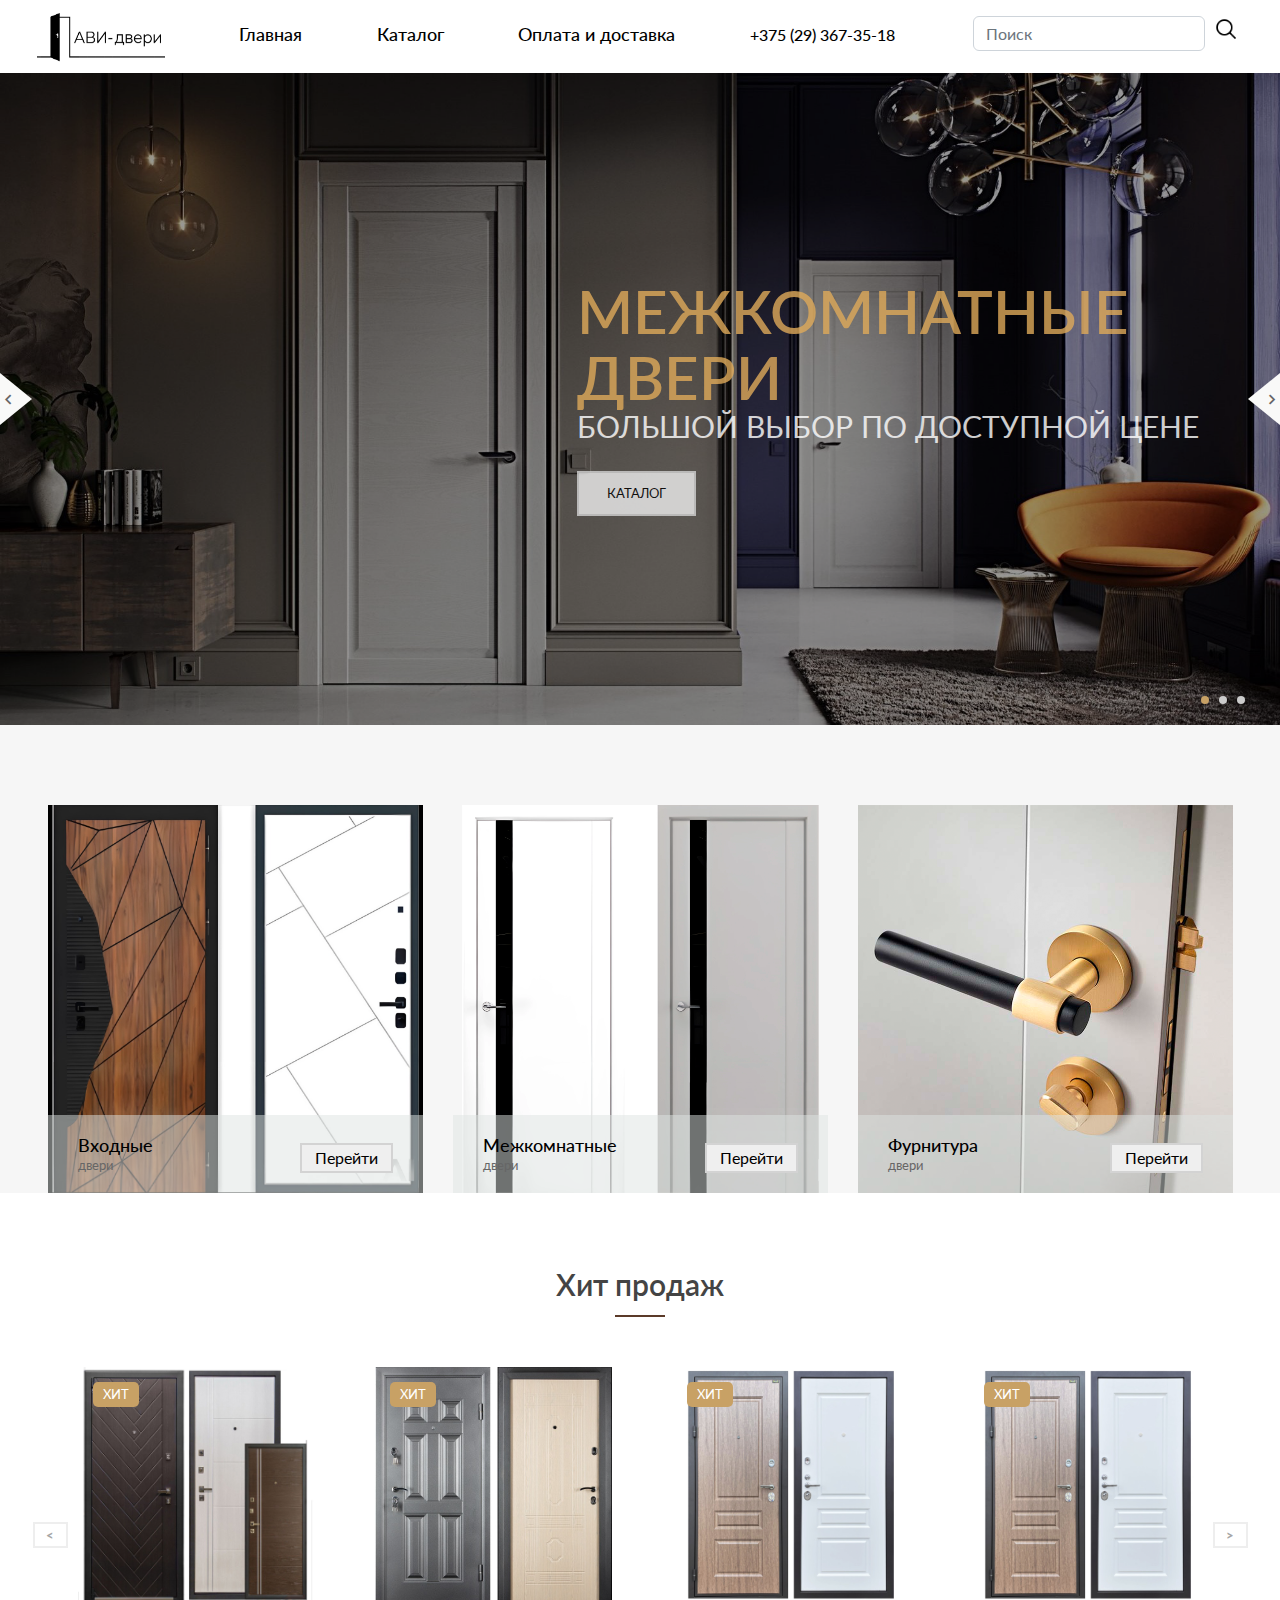
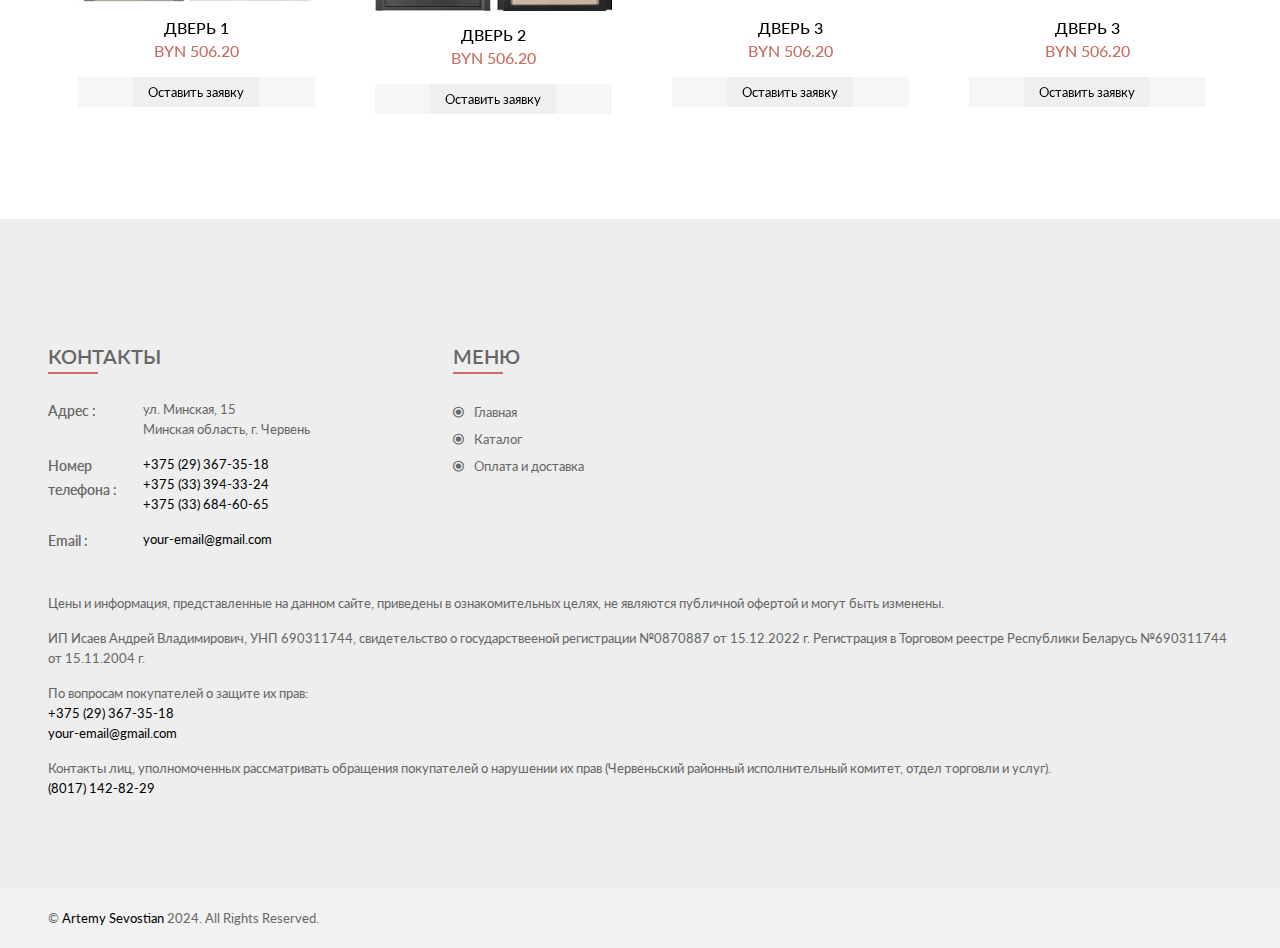
<file: index.html>
<!doctype html>
<html class="no-js" lang="en">
	<head>
		<meta charset="utf-8">
		<meta http-equiv="x-ua-compatible" content="ie=edge">
		<title>АВИдвери</title>
		<meta name="description" content="Hurst – Furniture Store eCommerce HTML Template is a clean and elegant design – suitable for selling flower, cookery, accessories, fashion, high fashion, accessories, digital, kids, watches, jewelries, shoes, kids, furniture, sports….. It has a fully responsive width adjusts automatically to any screen size or resolution.">
		<meta name="viewport" content="width=device-width, initial-scale=1">

		<link rel="shortcut icon" type="image/x-icon" href="img/logo/logo_1.png">
		<!-- Place favicon.ico in the root directory -->
		
		<!-- Google Font -->
		<link href='https://fonts.googleapis.com/css?family=Lato:400,700,900' rel='stylesheet' type='text/css'>
		<link href='https://fonts.googleapis.com/css?family=Bree+Serif' rel='stylesheet' type='text/css'>

		<!-- all css here -->
		<!-- bootstrap v3.3.6 css -->
		<link rel="stylesheet" href="css/bootstrap.min.css">
		<!-- animate css -->
		<link rel="stylesheet" href="css/animate.min.css">
		<!-- jquery-ui.min css -->
		<link rel="stylesheet" href="css/jquery-ui.min.css">
		<!-- meanmenu css -->
		<link rel="stylesheet" href="css/meanmenu.min.css">
		<!-- nivo-slider css -->
		<link rel="stylesheet" href="lib/css/nivo-slider.css">
		<link rel="stylesheet" href="lib/css/preview.css">
		<!-- slick css -->
		<link rel="stylesheet" href="css/slick.min.css">
		<!-- lightbox css -->
		<link rel="stylesheet" href="css/lightbox.min.css">
		<!-- material-design-iconic-font css -->
		<link rel="stylesheet" href="css/material-design-iconic-font.css">
		<!-- All common css of theme -->
		<link rel="stylesheet" href="css/default.css">
		<!-- style css -->
		<link rel="stylesheet" href="style.min.css">
        <!-- shortcode css -->
        <link rel="stylesheet" href="css/shortcode.css">
		<!-- responsive css -->
		<link rel="stylesheet" href="css/responsive.css">
		<!-- modernizr css -->
		<script src="js/vendor/modernizr-3.11.2.min.js"></script>
	</head>
	<body>
		<!-- WRAPPER START -->
		<div class="wrapper bg-dark-white">
			<header class="header">
				<a class="header-brand" href="index.html">
					<img src="img/logo/logo.png" alt="">
				</a>
				<a class="header-menu" href="index.html">Главная</a>
				<a class="header-menu" href="catalog.html">Каталог</a>
				<a class="header-menu" href="opl-dos.html">Оплата и доставка</a>
				<a class="header-menu" href="80293673518" style="font-size: 0.9em; margin: 1.5em 0 0 0">+375 (29) 367-35-18</a>
				<form class="d-flex">
					<input class="form-control me-2" type="search" placeholder="Поиск" aria-label="Search">
					<a class="search-img" href="#">
						<img src="img/search.png" alt="" width="30" height="30" class="d-inline-block align-top" alt="CoreUI Logo">
					</a>
				</form>
			</header>
			<!-- Mobile-menu start -->
			<div class="mobile-menu-area">
				<div class="container-fluid">
					<div class="row">
						<div class="col-xs-12 d-block d-md-none">
							<div class="mobile-menu">
								<a class="header-logo-link" href="index.html"><img src="img/logo/logo2.png" alt="Ави-двери"></a>
								<nav id="dropdown">
									<ul>
										<li><a href="index.html">Главная</a></li>
										<li><a href="catalog.html">Каталог</a></li>
										<li><a class="header-menu" href="opl-dos.html">Оплата и доставка</a></li>
										<li><a class="header-menu" href="80293673518">+375 (29) 367-35-18</a></li>
										<li><a class="header-menu" href="80333943324">+375 (33) 394-33-24</a></li>
									</ul>
								</nav>
							</div>
						</div>
					</div>
				</div>
			</div>
			<!-- Mobile-menu end -->
			<!-- SLIDER-AREA START  -->
			<Style>
				.popup_application {
					display: none;
					width: 100%;
					height: 100%;
					position: fixed;
					background: rgba(151, 151, 151, 0.05);
					backdrop-filter: blur(4px);
					-webkit-background: rgba(151, 151, 151, 0.05);
					-webkit-backdrop-filter: blur(4px);
					top: 0;
					left: 0;
					overflow-y: auto;
					overflow-x: hidden;
					z-index: 99;
				}

				.popup__body {
					min-height: 100%;
					display: flex;
					justify-content: center;
					align-items: center;
					padding: 8.125em;
				}

				#contact-form {
					background-color: #c7c2c2;
					padding: 10px;
					border-radius: 10px;
				}

				.form__text>h4 {
					color:#5b3a29
				}

				.popup__cross_application{
					cursor: pointer;
					font-size: large;
					transition: 0.2s;
				}

				.popup__cross_application:hover{
					transform: scale(1.2);
				}
			</Style>
			<div class="send-message popup_application">
				<div class="popup__body popup__body_application">
					<form id="contact-form" action="#">
						<div class="form__text">
							<h4 class="title-1 title-border text-uppercase mb-30">Отправить заявку</h4>
							<div class="popup__cross_application" href="">✕</div>
						</div>
						<input type="text" name="con_name" placeholder="Имя" />
						<input type="text" name="con_email" placeholder="E-mail" />
						<textarea class="custom-textarea" name="con_message" placeholder="Текст сообщения"></textarea>
						<button class="button-one submit-button mt-20" data-text="Отправить" type="">Отправить</button>
						<p class="form-message"></p>
					</form>
				</div>
			</div>
			<section class="slider-area slider-style-2">
				<div class="bend niceties preview-2">
					<div id="ensign-nivoslider" class="slides">	
						<img src="img/slider/1.png" alt="" title="#slider-direction-1"  />
						<img src="img/slider/2.png" alt="" title="#slider-direction-2"  />
						<img src="img/slider/3.png" alt="" title="#slider-direction-3"  />
					</div>
					<div id="slider-direction-1" class="t-cn slider-direction">
						<div class="slider-progress"></div>
						<div class="slider-content t-lfl s-tb slider-1">
							<div class="title-container s-tb-c title-compress">
								<div class="layer-1">
									<div class="wow fadeInUpBig" data-wow-duration="2s" data-wow-delay="0.5s">
										<h3 class="slider-title3 text-uppercase mb-0" ></h3>
									</div>
									<div class="wow fadeInUpBig" data-wow-duration="2.5s" data-wow-delay="0.5s">
										<h2 class="slider-title1 text-uppercase mb-0"><span class="d-md-block">Межкомнатные двери</span></h2>
									</div>
									<div class="wow fadeInUpBig" data-wow-duration="3s" data-wow-delay="0.5s">
										<h2 class="slider-title2 text-uppercase" >Большой выбор по доступной цене</h2>
									</div>
									<div class="wow fadeInUpBig" data-wow-duration="3.5s" data-wow-delay="0.5s">
										<a href="Interior-rooms.html" class="button-one style-2 text-uppercase mt-20" data-text="Каталог">Каталог</a>
									</div>
								</div>
							</div>
						</div>
					</div>
					<!-- direction 2 -->
					<div id="slider-direction-2" class="slider-direction">
						<div class="slider-progress"></div>
						<div class="slider-content t-lfl s-tb slider-1">
							<div class="title-container s-tb-c title-compress">
								<div class="layer-1">
									<div class="wow fadeInUpBig" data-wow-duration="1s" data-wow-delay="0.5s">
										<h3 class="slider-title3 text-uppercase mb-0" ></h3>
									</div>
									<div class="wow fadeInUpBig" data-wow-duration="1.5s" data-wow-delay="0.5s">
										<h2 class="slider-title1 text-uppercase"><span class="d-lg-block">Входные двери</span></h2>
									</div>
									<div class="wow fadeInUpBig" data-wow-duration="3s" data-wow-delay="0.5s">
										<h2 class="slider-title2 text-uppercase" >- Улица</h2>
									</div>
									<div class="wow fadeInUpBig" data-wow-duration="3s" data-wow-delay="0.5s">
										<h2 class="slider-title2 text-uppercase" >- Квартира</h2>
									</div>
									<div class="wow fadeInUpBig" data-wow-duration="3s" data-wow-delay="0.5s">
										<h2 class="slider-title2 text-uppercase" >- Дом</h2>
									</div>
									<div class="wow fadeInUpBig" data-wow-duration="3.5s" data-wow-delay="0.5s">
										<a href="entrance.htmlhtml" class="button-one style-2 text-uppercase mt-20" data-text="Каталог">Каталог</a>
									</div>
								</div>
							</div>
						</div>
					</div>
					<!-- direction 3 -->
					<div id="slider-direction-3" class="slider-direction">
						<div class="slider-progress"></div>
						<div class="slider-content t-lfl s-tb slider-1">
							<div class="title-container s-tb-c title-compress">
								<div class="layer-1">
									<div class="wow fadeInUpBig" data-wow-duration="1s" data-wow-delay="0.5s">
										<h3 class="slider-title3 text-uppercase mb-0" ></h3>
									</div>
									<div class="wow fadeInUpBig" data-wow-duration="1.5s" data-wow-delay="0.5s">
										<h2 class="slider-title1 text-uppercase mb-0"><span class="d-md-block">Фурнитура</span></h2>
									</div>
									<div class="wow fadeInUpBig" data-wow-duration="3s" data-wow-delay="0.5s">
										<h2 class="slider-title2 text-uppercase" >- Эконом</h2>
									</div>
									<div class="wow fadeInUpBig" data-wow-duration="3s" data-wow-delay="0.5s">
										<h2 class="slider-title2 text-uppercase" >- Стандарт</h2>
									</div>
									<div class="wow fadeInUpBig" data-wow-duration="3s" data-wow-delay="0.5s">
										<h2 class="slider-title2 text-uppercase" >- Премиум</h2>
									</div>
									<div class="wow fadeInUpBig" data-wow-duration="3.5s" data-wow-delay="0.5s">
										<a href="accessories.html" class="button-one style-2 text-uppercase mt-20" data-text="Каталог">Каталог</a>
									</div>
								</div>
							</div>
						</div>
					</div>
				</div>
			</section>
			<!-- SLIDER-AREA END -->
			<!-- Categories START -->
			<div class="banner-area pt-80">
				<div class="container">
					<div class="row">
						<div class="col-md-4">
							<div class="single-banner banner-1 banner-4">
								<a class="banner-thumb" href="entrance.html"><img src="img/banner/2.png" alt="" /></a>
								<div class="background__banner"></div>
								<div class="banner-brief">
									<h2 class="banner-title"><a href="entrance.html">Входные</a></h2>
									<p class="mb-0">двери</p>
								</div>
								<a href="entrance.html" class="button-one font-16px" data-text="Перейти">Перейти</a>
							</div>
						</div>
						<div class="col-md-4">
							<div class="single-banner banner-1 banner-4">
								<a class="banner-thumb" href="Interior-rooms.html"><img src="img/banner/1.png" alt="" /></a>
								<div class="background__banner"></div>
								<div class="banner-brief">
									<h2 class="banner-title"><a href="Interior-rooms.html">Межкомнатные</a></h2>
									<p class="mb-0">двери</p>
								</div>
								<a href="Interior-rooms.html" class="button-one font-16px" data-text="Перейти">Перейти</a>
							</div>
						</div>
							<div class="col-md-4">
								<div class="single-banner banner-1 banner-4">
									<a class="banner-thumb" href="accessories.html"><img src="img/banner/3.png" alt="" /></a>
									<div class="background__banner"></div>
									<div class="banner-brief">
				        				<h2 class="banner-title"><a href="accessories.html">Фурнитура</a></h2>
				        				<p class="mb-0">двери</p>
				        			</div>
				        			<a href="accessories.html" class="button-one font-16px" data-text="Перейти">Перейти</a>
				        		</div>
				        	</div>                                           	
						</div>
					</div>
				</div>
			</div>
			<!-- Categories END -->
			<!-- PRODUCT-AREA START -->
			<div class="product-area pt-80 pb-30 product-style-2">
				<div class="container">
					<div class="row">
						<div class="col-lg-12">
							<div class="section-title text-center">
								<h2 class="title-border">Хит продаж</h2>
							</div>
							<div class="product-slider style-2 arrow-left-right">
								<div class="col-12">
									<div class="single-product">
										<div class="product-img">
											<span class="pro-label new-label">ХИТ</span>
											<a href="single-product.html"><img src="img/product/1.jpg" alt="" /></a>
										</div>
										<div class="product-info clearfix text-center">
											<div class="fix">
												<h4 class="post-title"><a href="single-product.html">Дверь 1</a></h4>
												<span class="pro-price-2">BYN 506.20</span>
											</div>
											<div class="product-action clearfix">
												<button class="button-one submit-btn-4 open_popup_application" type="submit" data-text="Оставить заявку">Оставить заявку</button>
											</div>
											<div class="product-details">
												<ul>
													<li>Толщина полотна 116 мм</li>
													<li>Толщина стального листа с полимерным покрытием 1,2 мм</li>
													<li>3 контура уплотнения (1 магнитный)</li>
													<li>3 осевые петли на подшипнике</li>
												</ul>
											</div>
										</div>
									</div>
								</div>
								<div class="col-12">
									<div class="single-product">
										<div class="product-img">
											<span class="pro-label new-label">ХИТ</span>
											<a href="single-product.html"><img src="img/product/2.jpg" alt="" /></a>
										</div>
										<div class="product-info clearfix text-center">
											<div class="fix">
												<h4 class="post-title"><a href="single-product.html">Дверь 2</a></h4>
												<span class="pro-price-2">BYN 506.20</span>
											</div>
											<div class="product-action clearfix">
												<button class="button-one submit-btn-4 open_popup_application" type="submit" data-text="Оставить заявку">Оставить заявку</button>
											</div>
											<div class="product-details">
												<ul>
													<li>Толщина полотна 116 мм</li>
													<li>Толщина стального листа с полимерным покрытием 1,2 мм</li>
													<li>3 контура уплотнения (1 магнитный)</li>
													<li>3 осевые петли на подшипнике</li>
												</ul>
											</div>
										</div>
									</div>
								</div>
								<div class="col-12">
									<div class="single-product">
										<div class="product-img">
											<span class="pro-label new-label">ХИТ</span>
											<a href="single-product.html"><img src="img/product/3.jpg" alt="" /></a>
										</div>
										<div class="product-info clearfix text-center">
											<div class="fix">
												<h4 class="post-title"><a href="single-product.html">Дверь 3</a></h4>
												<span class="pro-price-2">BYN 506.20</span>
											</div>
											<div class="product-action clearfix">
												<button class="button-one submit-btn-4 open_popup_application" type="submit" data-text="Оставить заявку">Оставить заявку</button>
											</div>
											<div class="product-details">
												<ul>
													<li>Толщина полотна 116 мм</li>
													<li>Толщина стального листа с полимерным покрытием 1,2 мм</li>
													<li>3 контура уплотнения (1 магнитный)</li>
													<li>3 осевые петли на подшипнике</li>
												</ul>
											</div>
										</div>
									</div>
								</div>
								<div class="col-12">
									<div class="single-product">
										<div class="product-img">
											<span class="pro-label new-label">ХИТ</span>
											<a href="single-product.html"><img src="img/product/3.jpg" alt="" /></a>
										</div>
										<div class="product-info clearfix text-center">
											<div class="fix">
												<h4 class="post-title"><a href="single-product.html">Дверь 3</a></h4>
												<span class="pro-price-2">BYN 506.20</span>
											</div>
											<div class="product-action clearfix">
												<button class="button-one submit-btn-4 open_popup_application" type="submit" data-text="Оставить заявку">Оставить заявку</button>
											</div>
											<div class="product-details">
												<ul>
													<li>Толщина полотна 116 мм</li>
													<li>Толщина стального листа с полимерным покрытием 1,2 мм</li>
													<li>3 контура уплотнения (1 магнитный)</li>
													<li>3 осевые петли на подшипнике</li>
												</ul>
											</div>
										</div>
									</div>
								</div>
								<div class="col-12">
									<div class="single-product">
										<div class="product-img">
											<span class="pro-label new-label">ХИТ</span>
											<a href="single-product.html"><img src="img/product/3.jpg" alt="" /></a>
										</div>
										<div class="product-info clearfix text-center">
											<div class="fix">
												<h4 class="post-title"><a href="single-product.html">Дверь 3</a></h4>
												<span class="pro-price-2">BYN 506.20</span>
											</div>
											<div class="product-action clearfix">
												<button class="button-one submit-btn-4 open_popup_application" type="submit" data-text="Оставить заявку">Оставить заявку</button>
											</div>
											<div class="product-details">
												<ul>
													<li>Толщина полотна 116 мм</li>
													<li>Толщина стального листа с полимерным покрытием 1,2 мм</li>
													<li>3 контура уплотнения (1 магнитный)</li>
													<li>3 осевые петли на подшипнике</li>
												</ul>
											</div>
										</div>
									</div>
								</div>
							</div>
						</div>
					</div>
				</div>
			</div>
			<!-- FOOTER START -->
		<footer>
			<!-- Footer-area start -->
			<div class="footer-area footer-2">
				<div class="container">
					<div class="row">
						<div class="col-lg-4 col-md-6">
							<div class="single-footer">
								<h3 class="footer-title  title-border">Контакты</h3>
								<ul class="footer-contact">
									<li><span>Адрес :</span>ул. Минская, 15<br>Минская область, г. Червень</li>
									<li><span>Номер телефона :</span>
										<a href="80293673518">+375 (29) 367-35-18</a><br>
										<a href="80333943324">+375 (33) 394-33-24</a><br>
										<a href="80336846065">+375 (33) 684-60-65</a>
									</li>
									<li><span>Email :</span>
										<a href="mailto:your-email@gmail.com">your-email@gmail.com</a>
									</li>
								</ul>
							</div>
						</div>
						<div class="col-lg-2 col-md-3 col-sm-6">
							<div class="single-footer">
								<h3 class="footer-title  title-border">Меню</h3>
								<ul class="footer-menu">
									<li><a href="index.html"><i class="zmdi zmdi-dot-circle"></i>Главная</a></li>
									<li><a href="catalog.html"><i class="zmdi zmdi-dot-circle"></i>Каталог</a></li>
									<li><a href="opl-dos.html"><i class="zmdi zmdi-dot-circle"></i>Оплата и доставка</a></li>
								</ul>
							</div>
						</div>
						<div class="footer-text">
							<p><br><br>Цены и информация, представленные на данном сайте, приведены в ознакомительных целях, не являются публичной офертой и могут быть изменены.</p>
							<p>ИП Исаев Андрей Владимирович, УНП 690311744, свидетельство о государствееной регистрации №0870887 от 15.12.2022 г. Регистрация в Торговом реестре Республики Беларусь №690311744 от 15.11.2004 г.</p>
							<p>По вопросам покупателей о защите их прав:<br><a href="80293673518">+375 (29) 367-35-18</a><br><a href="mailto:your-email@gmail.com">your-email@gmail.com</a></p>
							<p>Контакты лиц, уполномоченных рассматривать обращения покупателей о нарушении их прав (Червеньский районный исполнительный комитет, отдел торговли и услуг).
								<br><a href="80171428229">(8017) 142-82-29</a>
							</p>
						</div>
					</div>
				</div>
			</div>
			<!-- Footer-area end -->
			<!-- Copyright-area start -->
			<div class="copyright-area copyright-2">
				<div class="container">
					<div class="row">
						<div class="col-md-6">
							<div class="copyright">
								<p class="mb-0">&copy; <a href="" target="_blank">Artemy Sevostian </a> 2024. All Rights Reserved.</p>
							</div>
						</div>
					</div>
				</div>
			</div>
			<!-- Copyright-area start -->
		</footer>
			<!-- FOOTER END -->
		</div>
		<!-- WRAPPER END -->

		<!-- all js here -->
		<!-- jquery latest version -->
		<script src="js/vendor/jquery-3.6.0.min.js"></script>
		<script src="js/vendor/jquery-migrate-3.3.2.min.js"></script>
		<!-- bootstrap js -->
		<script src="js/bootstrap.bundle.min.js"></script>
		<!-- jquery.meanmenu js -->
		<script src="js/jquery.meanmenu.js"></script>
		<!-- slick.min js -->
		<script src="js/slick.min.js"></script>
		<!-- jquery.treeview js -->
		<script src="js/jquery.treeview.js"></script>
		<!-- lightbox.min js -->
		<script src="js/lightbox.min.js"></script>
		<!-- jquery-ui js -->
		<script src="js/jquery-ui.min.js"></script>
		<!-- jquery.nivo.slider js -->
		<script src="lib/js/jquery.nivo.slider.js"></script>
		<script src="lib/home.js"></script>
		<!-- jquery.nicescroll.min js -->
		<script src="js/jquery.nicescroll.min.js"></script>
		<!-- countdon.min js -->
		<script src="js/countdon.min.js"></script>
		<!-- wow js -->
		<script src="js/wow.min.js"></script>
		<!-- plugins js -->
		<script src="js/plugins.js"></script>
		<!-- main js -->
		<script src="js/main.min.js"></script>


		<script src="js/popupSubmitApplication.js"></script>
	</body>
</html>
</file>
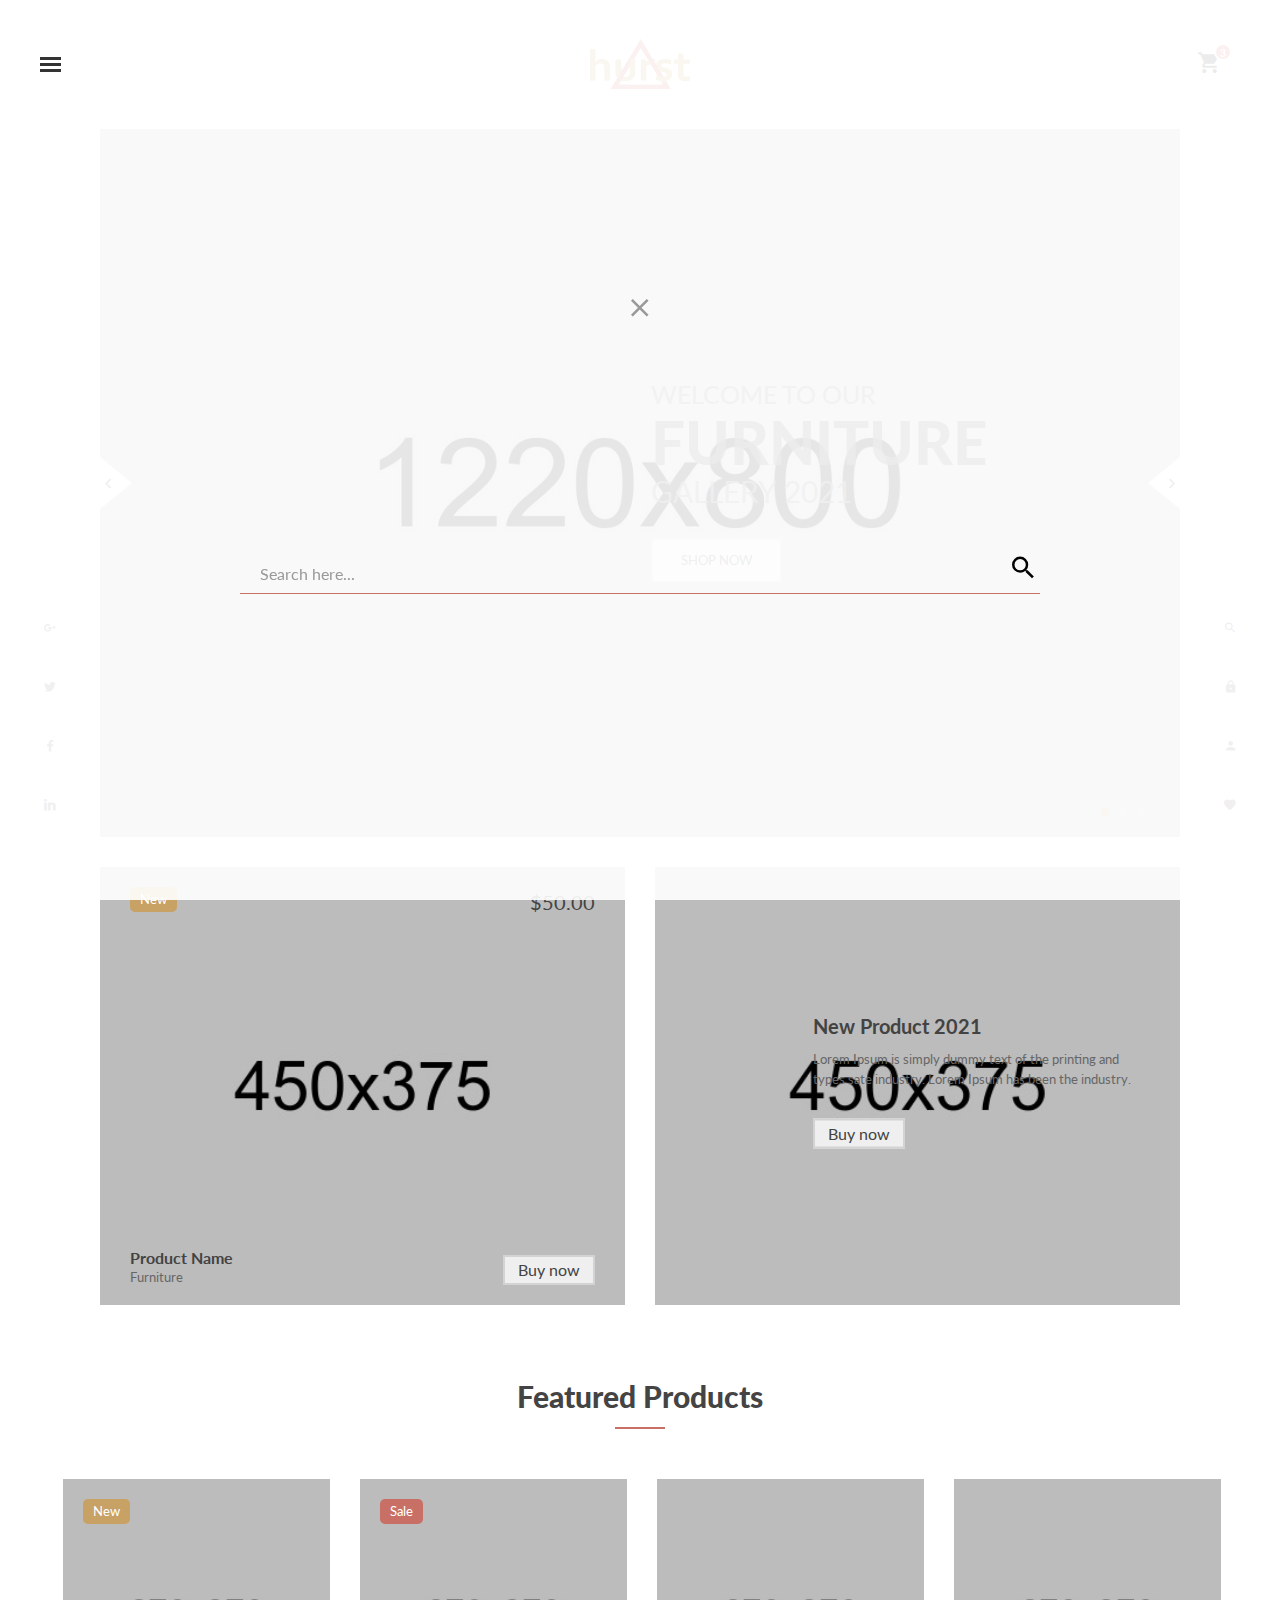
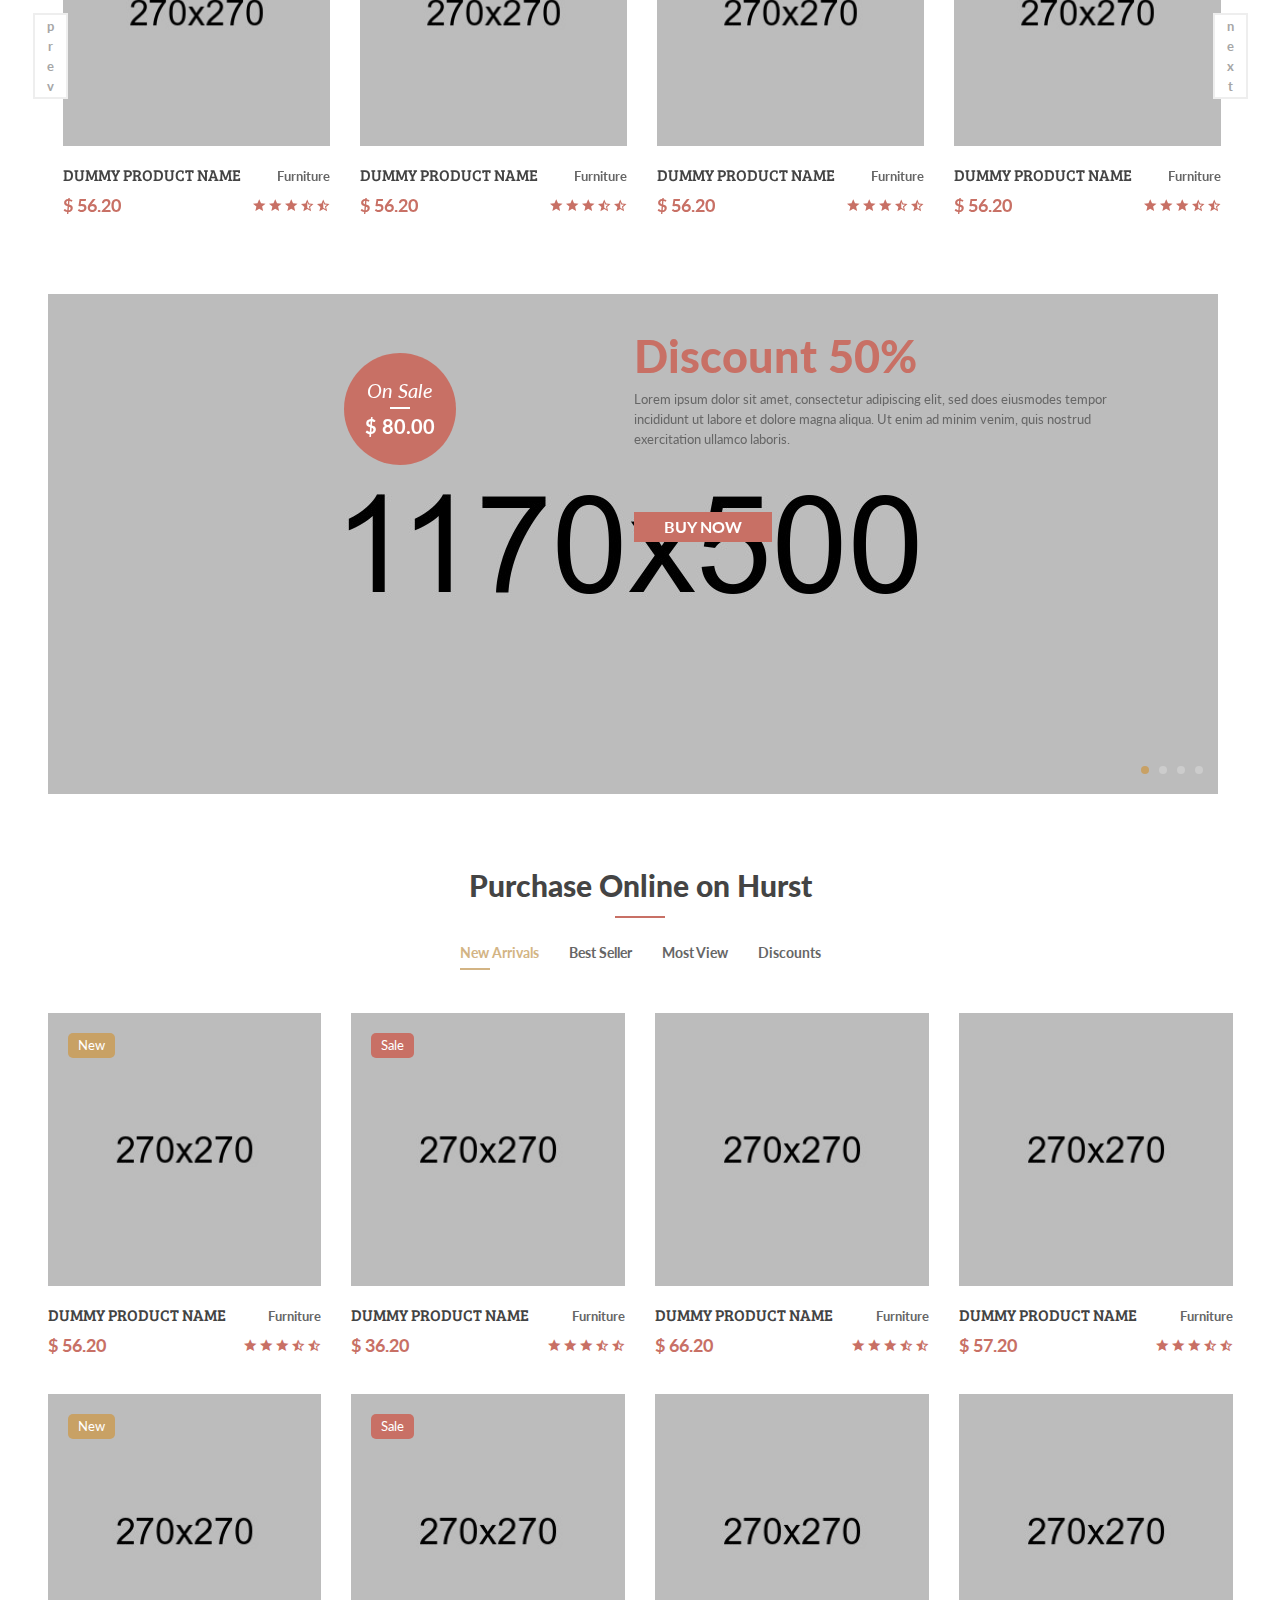
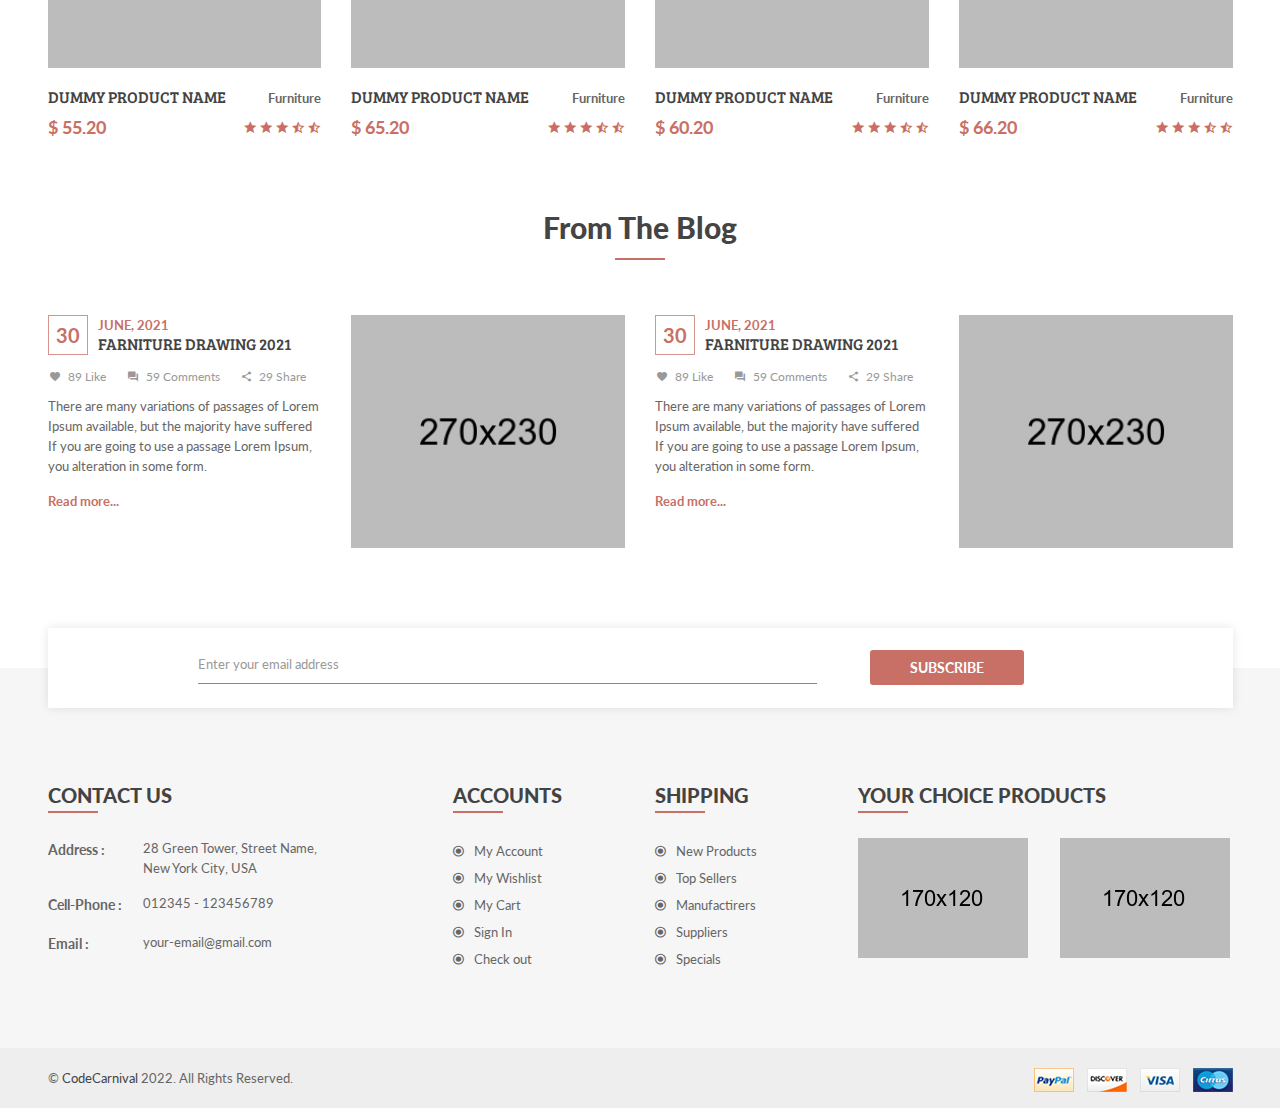
<file: hurst/index.html>
<!doctype html>
<html class="no-js" lang="en">
	<head>
		<meta charset="utf-8">
		<meta http-equiv="x-ua-compatible" content="ie=edge">
		<title>Home one || Hurst</title>
		<meta name="description" content="Hurst – Furniture Store eCommerce HTML Template is a clean and elegant design – suitable for selling flower, cookery, accessories, fashion, high fashion, accessories, digital, kids, watches, jewelries, shoes, kids, furniture, sports….. It has a fully responsive width adjusts automatically to any screen size or resolution.">
		<meta name="viewport" content="width=device-width, initial-scale=1">

		<link rel="shortcut icon" type="image/x-icon" href="img/favicon.ico">
		<!-- Place favicon.ico in the root directory -->

		<!-- Google Font -->
		<link href='https://fonts.googleapis.com/css?family=Lato:400,700,900' rel='stylesheet' type='text/css'>
		<link href='https://fonts.googleapis.com/css?family=Bree+Serif' rel='stylesheet' type='text/css'>

		<!-- all css here -->
		<!-- bootstrap v3.3.6 css -->
		<link rel="stylesheet" href="css/bootstrap.min.css">
		<!-- animate css -->
		<link rel="stylesheet" href="css/animate.min.css">
		<!-- jquery-ui.min css -->
		<link rel="stylesheet" href="css/jquery-ui.min.css">
		<!-- meanmenu css -->
		<link rel="stylesheet" href="css/meanmenu.min.css">
		<!-- nivo-slider css -->
		<link rel="stylesheet" href="lib/css/nivo-slider.css">
		<link rel="stylesheet" href="lib/css/preview.css">
		<!-- slick css -->
		<link rel="stylesheet" href="css/slick.min.css">
		<!-- lightbox css -->
		<link rel="stylesheet" href="css/lightbox.min.css">
		<!-- material-design-iconic-font css -->
		<link rel="stylesheet" href="css/material-design-iconic-font.css">
		<!-- All common css of theme -->
		<link rel="stylesheet" href="css/default.css">
		<!-- style css -->
		<link rel="stylesheet" href="style.min.css">
        <!-- shortcode css -->
        <link rel="stylesheet" href="css/shortcode.css">
		<!-- responsive css -->
		<link rel="stylesheet" href="css/responsive.css">
		<!-- modernizr css -->
		<script src="js/vendor/modernizr-3.11.2.min.js"></script>
	</head>
	<body>
		<!-- WRAPPER START -->
		<div class="wrapper">

			<!-- Mobile-header-top Start -->
			<div class="mobile-header-top d-block d-md-none">
				<div class="container">
					<div class="row">
						<div class="col-12">
							<!-- header-search-mobile start -->
							<div class="header-search-mobile">
								<div class="table">
									<div class="table-cell">
										<ul>
											<li><a class="search-open" href="#"><i class="zmdi zmdi-search"></i></a></li>
											<li><a href="login.html"><i class="zmdi zmdi-lock"></i></a></li>
											<li><a href="my-account.html"><i class="zmdi zmdi-account"></i></a></li>
											<li><a href="wishlist.html"><i class="zmdi zmdi-favorite"></i></a></li>
										</ul>
									</div>
								</div>
							</div>
							<!-- header-search-mobile start -->
						</div>
					</div>
				</div>
			</div>
			<!-- Mobile-header-top End -->
			<!-- HEADER-AREA START -->
			<header id="sticky-menu" class="header">
				<div class="header-area">
					<div class="container-fluid">
						<div class="row">
							<div class="col-md-4 offset-md-4 col-7">
								<div class="logo text-md-center">
									<a href="index.html"><img src=" img/logo/logo.png " alt="" /></a>
								</div>
							</div>
							<div class="col-md-4 col-5">
								<div class="mini-cart text-end">
									<ul>
										<li>
											<a class="cart-icon" href="#">
												<i class="zmdi zmdi-shopping-cart"></i>
												<span>3</span>
											</a>
											<div class="mini-cart-brief text-left">
												<div class="cart-items">
													<p class="mb-0">You have <span>03 items</span> in your shopping bag</p>
												</div>
												<div class="all-cart-product clearfix">
													<div class="single-cart clearfix">
														<div class="cart-photo">
															<a href="#"><img src="img/cart/1.jpg" alt="" /></a>
														</div>
														<div class="cart-info">
															<h5><a href="#">dummy product name</a></h5>
															<p class="mb-0">Price : $ 100.00</p>
															<p class="mb-0">Qty : 02 </p>
															<span class="cart-delete"><a href="#"><i class="zmdi zmdi-close"></i></a></span>
														</div>
													</div>
													<div class="single-cart clearfix">
														<div class="cart-photo">
															<a href="#"><img src="img/cart/2.jpg" alt="" /></a>
														</div>
														<div class="cart-info">
															<h5><a href="#">dummy product name</a></h5>
															<p class="mb-0">Price : $ 300.00</p>
															<p class="mb-0">Qty : 01 </p>
															<span class="cart-delete"><a href="#"><i class="zmdi zmdi-close"></i></a></span>
														</div>
													</div>
												</div>
												<div class="cart-totals">
													<h5 class="mb-0">Total <span class="floatright">$500.00</span></h5>
												</div>
												<div class="cart-bottom  clearfix">
													<a href="cart.html" class="button-one floatleft text-uppercase" data-text="View cart">View cart</a>
													<a href="checkout.html" class="button-one floatright text-uppercase" data-text="Check out">Check out</a>
												</div>
											</div>
										</li>
									</ul>
								</div>
							</div>
						</div>
					</div>
				</div>
				<!-- MAIN-MENU START -->
				<div class="menu-toggle hamburger hamburger--emphatic d-none d-md-block">
					<div class="hamburger-box">
						<div class="hamburger-inner"></div>
					</div>
				</div>
				<div class="main-menu  d-none d-md-block">
					<nav>
						<ul>
							<li><a href="index.html">home</a>
								<div class="sub-menu menu-scroll">
									<ul>
										<li class="menu-title">Page's</li>
										<li><a href="index.html">Home Version 1</a></li>
										<li><a href="index-2.html">Home Version 2</a></li>
									</ul>
								</div>
							</li>
							<li><a href="shop.html">products</a>
								<div class="mega-menu menu-scroll">
									<div class="table">
										<div class="table-cell">
											<div class="half-width">
												<ul>
													<li class="menu-title">best brands</li>
													<li><a href="#">henning koppel</a></li>
													<li><a href="#">jehs + Laub</a></li>
													<li><a href="#">vicke lindstrand</a></li>
													<li><a href="#">don chadwick</a></li>
													<li><a href="#">akiko kuwahata</a></li>
													<li><a href="#">barbro berlin</a></li>
													<li><a href="#">cecilia hall</a></li>
													<li><a href="#">don chadwick</a></li>
												</ul>
											</div>
											<div class="half-width">
												<ul>
													<li class="menu-title">popular brands</li>
													<li><a href="#">akiko kuwahata</a></li>
													<li><a href="#">barbro berlin</a></li>
													<li><a href="#">cecilia hall</a></li>
													<li><a href="#">don chadwick</a></li>
													<li><a href="#">henning koppel</a></li>
													<li><a href="#">jehs + Laub</a></li>
													<li><a href="#">vicke lindstrand</a></li>
													<li><a href="#">don chadwick</a></li>
												</ul>
											</div>
											<div class="full-width">
												<div class="mega-menu-img">
													<a href="single-product.html"><img src="img/megamenu/1.jpg" alt="" /></a>
												</div>
											</div>
											<div class="pb-80"></div>
										</div>
									</div>
								</div>
							</li>
                            <li><a href="#">Shortcodes</a>
                                <div class="sub-menu menu-scroll">
                                    <ul>
                                        <li class="menu-title">Shortcodes</li>
                                        <li><a href="elements-accordions.html">Accordion</a></li>
                                        <li><a href="elements-toggles.html">Toggles</a></li>
                                        <li><a href="elements-tab.html">Tab</a></li>
                                        <li><a href="elements-product-tab.html">Product Tab</a></li>
                                        <li><a href="elements-product-tab-2.html">Product Tab 2</a></li>
                                        <li><a href="elements-carousel.html">product carousel</a></li>
                                        <li><a href="elements-carousel-2.html">product carousel 2</a></li>
                                        <li><a href="elements-featured-product.html">Featured Product</a></li>
                                        <li><a href="elements-featured-product-2.html">Featured Product 2</a></li>
                                        <li><a href="elements-button.html">Button</a></li>
                                        <li><a href="elements-table.html">Table</a></li>
                                        <li><a href="elements-progress-bars.html">Progress Bar</a></li>
                                        <li><a href="elements-blog.html">Blog</a></li>
                                        <li><a href="elements-blog-2.html">Blog - 2</a></li>
                                        <li><a href="elements-team.html">Team</a></li>
                                        <li><a href="elements-footer.html">Footer</a></li>
                                        <li><a href="elements-footer-2.html">Footer 2</a></li>
                                        <li><a href="elements-map.html">Map</a></li>
                                    </ul>
                                </div>
                            </li>
							<li><a href="shop-sidebar.html">accesories</a></li>
							<li><a href="shop-list.html">lookbook</a></li>
							<li><a href="blog.html">blog</a></li>
							<li><a href="#">pages</a>
								<div class="sub-menu menu-scroll">
									<ul>
										<li class="menu-title">Page's</li>
										<li><a href="shop.html">Shop</a></li>
										<li><a href="shop-sidebar.html">Shop Sidebar</a></li>
										<li><a href="shop-grid-right-sidebar.html">Shop Right Sidebar</a></li>
										<li><a href="shop-list.html">Shop List</a></li>
										<li><a href="shop-list-right-sidebar.html">Shop List right sidebar</a></li>
										<li><a href="single-product.html">Single Product</a></li>
										<li><a href="single-product-sidebar.html">Single Product Sidebar</a></li>
										<li><a href="cart.html">Shopping Cart</a></li>
										<li><a href="wishlist.html">Wishlist</a></li>
										<li><a href="checkout.html">Checkout</a></li>
										<li><a href="order.html">Order</a></li>
										<li><a href="login.html">login / Registration</a></li>
										<li><a href="my-account.html">My Account</a></li>
										<li><a href="404.html">404</a></li>
										<li><a href="blog.html">Blog</a></li>
										<li><a href="single-blog.html">Single Blog</a></li>
										<li><a href="single-blog-sidebar.html">Single Blog Sidebar</a></li>
										<li><a href="about.html">About Us</a></li>
										<li><a href="contact.html">Contact</a></li>
									</ul>
								</div>
							</li>
							<li><a href="about.html">about us</a></li>
							<li><a href="contact.html">contact</a></li>
						</ul>
					</nav>
				</div>
				<!-- MAIN-MENU END -->
			</header>
			<!-- HEADER-AREA END -->
			<!-- Mobile-menu start -->
			<div class="mobile-menu-area">
				<div class="container-fluid">
					<div class="row">
						<div class="col-xs-12 d-block d-md-none">
							<div class="mobile-menu">
								<nav id="dropdown">
									<ul>
										<li><a href="index.html">home</a>
											<ul>
												<li><a href="index.html">Home Version 1</a></li>
												<li><a href="index-2.html">Home Version 2</a></li>
											</ul>
										</li>
										<li><a href="shop.html">products</a></li>
										<li><a href="shop-sidebar.html">accesories</a></li>
										<li><a href="shop-list.html">lookbook</a></li>
										<li><a href="blog.html">blog</a></li>
										<li><a href="#">pages</a>
											<ul>
												<li><a href="shop.html">Shop</a></li>
												<li><a href="shop-sidebar.html">Shop Sidebar</a></li>
												<li><a href="shop-list.html">Shop List</a></li>
												<li><a href="single-product.html">Single Product</a></li>
												<li><a href="single-product-sidebar.html">Single Product Sidebar</a></li>
												<li><a href="cart.html">Shopping Cart</a></li>
												<li><a href="wishlist.html">Wishlist</a></li>
												<li><a href="checkout.html">Checkout</a></li>
												<li><a href="order.html">Order</a></li>
												<li><a href="login.html">login / Registration</a></li>
												<li><a href="my-account.html">My Account</a></li>
												<li><a href="404.html">404</a></li>
												<li><a href="blog.html">Blog</a></li>
												<li><a href="single-blog.html">Single Blog</a></li>
												<li><a href="single-blog-sidebar.html">Single Blog Sidebar</a></li>
												<li><a href="about.html">About Us</a></li>
												<li><a href="contact.html">Contact</a></li>
											</ul>
										</li>
										<li><a href="about.html">about us</a></li>
										<li><a href="contact.html">contact</a></li>
									</ul>
								</nav>
							</div>
						</div>
					</div>
				</div>
			</div>
			<!-- Mobile-menu end -->
			<!-- SLIDER-BANNER-AREA START -->
			<section class="slider-banner-area clearfix">
				<!-- Sidebar-social-media start -->
				<div class="sidebar-social d-none d-md-block">
					<div class="table">
						<div class="table-cell">
							<ul>
								<li><a href="#" target="_blank" title="Google Plus"><i class="zmdi zmdi-google-plus"></i></a></li>
								<li><a href="#" target="_blank" title="Twitter"><i class="zmdi zmdi-twitter"></i></a></li>
								<li><a href="#" target="_blank" title="Facebook"><i class="zmdi zmdi-facebook"></i></a></li>
								<li><a href="#" target="_blank" title="Linkedin"><i class="zmdi zmdi-linkedin"></i></a></li>
							</ul>
						</div>
					</div>
				</div>
				<!-- Sidebar-social-media start -->
				<div class="banner-left floatleft">
					<!-- Slider-banner start -->
					<div class="slider-banner">
						<div class="single-banner banner-1">
							<a class="banner-thumb" href="#"><img src="img/banner/1.jpg" alt="" /></a>
							<span class="pro-label new-label">new</span>
							<span class="price">$50.00</span>
							<div class="banner-brief">
								<h2 class="banner-title"><a href="#">Product name</a></h2>
								<p class="mb-0">Furniture</p>
							</div>
							<a href="#" class="button-one font-16px" data-text="Buy now">Buy now</a>
						</div>
						<div class="single-banner banner-2">
							<a class="banner-thumb" href="#"><img src="img/banner/2.jpg" alt="" /></a>
							<div class="banner-brief">
								<h2 class="banner-title"><a href="#">New Product 2021</a></h2>
								<p class="hidden-md hidden-sm d-none d-md-block">Lorem Ipsum is simply dummy text of the printing and types sate industry. Lorem Ipsum has been the industry.</p>
								<a href="#" class="button-one font-16px" data-text="Buy now">Buy now</a>
							</div>
						</div>
					</div>
					<!-- Slider-banner end -->
				</div>
				<div class="slider-right floatleft">
					<!-- Slider-area start -->
					<div class="slider-area">
						<div class="bend niceties preview-2">
							<div id="ensign-nivoslider" class="slides">
								<img src="img/slider/slider-1/1.jpg" alt="" title="#slider-direction-1"  />
								<img src="img/slider/slider-1/2.jpg" alt="" title="#slider-direction-2"  />
								<img src="img/slider/slider-1/3.jpg" alt="" title="#slider-direction-3"  />
							</div>
							<!-- direction 1 -->
							<div id="slider-direction-1" class="t-cn slider-direction">
								<div class="slider-progress"></div>
								<div class="slider-content t-lfl s-tb slider-1">
									<div class="title-container s-tb-c title-compress">
										<div class="layer-1">
											<div class="wow fadeIn" data-wow-duration="1s" data-wow-delay="0.5s">
												<h2 class="slider-title3 text-uppercase mb-0" >welcome to our</h2>
											</div>
											<div class="wow fadeIn" data-wow-duration="1.5s" data-wow-delay="1.5s">
												<h2 class="slider-title1 text-uppercase mb-0">furniture</h2>
											</div>
											<div class="wow fadeIn" data-wow-duration="2s" data-wow-delay="2.5s">
												<h3 class="slider-title2 text-uppercase" >gallery 2021</h3>
											</div>
											<div class="wow fadeIn" data-wow-duration="2.5s" data-wow-delay="3.5s">
												<a href="#" class="button-one style-2 text-uppercase mt-20" data-text="Shop now">Shop now</a>
											</div>
										</div>
									</div>
								</div>
							</div>
							<!-- direction 2 -->
							<div id="slider-direction-2" class="slider-direction">
								<div class="slider-progress"></div>
								<div class="slider-content t-lfl s-tb slider-1">
									<div class="title-container s-tb-c title-compress">
										<div class="layer-1">
											<div class="wow fadeInUpBig" data-wow-duration="1s" data-wow-delay="0.5s">
												<h2 class="slider-title3 text-uppercase mb-0" >welcome to our</h2>
											</div>
											<div class="wow fadeInUpBig" data-wow-duration="1.5s" data-wow-delay="0.5s">
												<h2 class="slider-title1 text-uppercase">furniture</h2>
											</div>
											<div class="wow fadeInUpBig" data-wow-duration="2s" data-wow-delay="0.5s">
												<p class="slider-pro-brief">There are many variations of passages of Lorem Ipsum available, but the majority have suffered alteration in some form, by injected humour, or randomised words which don't look even slightly believable</p>
											</div>
											<div class="wow fadeInUpBig" data-wow-duration="2.5s" data-wow-delay="0.5s">
												<a href="#" class="button-one style-2 text-uppercase mt-20" data-text="Shop now">Shop now</a>
											</div>
										</div>
									</div>
								</div>
							</div>
							<!-- direction 3 -->
							<div id="slider-direction-3" class="slider-direction">
								<div class="slider-progress"></div>
								<div class="slider-content t-lfl s-tb slider-1">
									<div class="title-container s-tb-c title-compress">
										<div class="layer-1">
											<div class="wow fadeInUpBig" data-wow-duration="1s" data-wow-delay="0.5s">
												<h2 class="slider-title3 text-uppercase mb-0" >welcome to our</h2>
											</div>
											<div class="wow fadeInUpBig" data-wow-duration="1.5s" data-wow-delay="0.5s">
												<h2 class="slider-title1 text-uppercase mb-0">furniture</h2>
											</div>
											<div class="wow fadeInUpBig" data-wow-duration="2s" data-wow-delay="0.5s">
												<h3 class="slider-title2 text-uppercase" >gallery 2021</h3>
											</div>
											<div class="wow fadeInUpBig" data-wow-duration="2.5s" data-wow-delay="0.5s">
												<p class="slider-pro-brief">There are many variations of passages of Lorem Ipsum available, but the majority have suffered alteration in some form, by injected humour, or randomised words which don't look even slightly believable</p>
											</div>
											<div class="wow fadeInUpBig" data-wow-duration="3s" data-wow-delay="0.5s">
												<a href="#" class="button-one style-2 text-uppercase mt-20" data-text="Shop now">Shop now</a>
											</div>
										</div>
									</div>
								</div>
							</div>
						</div>
					</div>
					<!-- Slider-area end -->
				</div>
				<!-- Sidebar-social-media start -->
				<div class="sidebar-account d-none d-md-block">
					<div class="table">
						<div class="table-cell">
							<ul>
								<li><a class="search-open" href="#" title="Search"><i class="zmdi zmdi-search"></i></a></li>
								<li><a href="#" title="Login"><i class="zmdi zmdi-lock"></i></a>
									<div class="customer-login text-left">
										<form action="#">
											<h4 class="title-1 title-border text-uppercase mb-30">Registered customers</h4>
											<p class="text-gray">If you have an account with us, Please login!</p>
											<input type="text" name="email" placeholder="Email here..." />
											<input type="password" placeholder="Password" />
											<p><a class="text-gray" href="#">Forget your password?</a></p>
											<button class="button-one submit-button mt-15" data-text="login" type="submit">login</button>
										</form>
									</div>
								</li>
								<li><a href="my-account.html" title="My-Account"><i class="zmdi zmdi-account"></i></a></li>
								<li><a href="wishlist.html" title="Wishlist"><i class="zmdi zmdi-favorite"></i></a></li>
							</ul>
						</div>
					</div>
				</div>
				<!-- Sidebar-social-media start -->
			</section>
			<!-- End Slider-section -->
			<!-- sidebar-search Start -->
			<div class="sidebar-search animated slideOutUp">
				<div class="table">
					<div class="table-cell">
						<div class="container">
							<div class="row">
								<div class="col-md-8 offset-md-2 p-0">
									<div class="search-form-wrap">
										<button class="close-search"><i class="zmdi zmdi-close"></i></button>
										<form action="#">
											<input type="text" placeholder="Search here..." />
											<button class="search-button" type="submit">
												<i class="zmdi zmdi-search"></i>
											</button>
										</form>
									</div>
								</div>
							</div>
						</div>
					</div>
				</div>
			</div>
			<!-- sidebar-search End -->
			<!-- PRODUCT-AREA START -->
			<div class="product-area pt-80 pb-35">
				<div class="container">
					<div class="row">
						<div class="col-lg-12">
							<div class="section-title text-center">
								<h2 class="title-border">Featured Products</h2>
							</div>
							<div class="product-slider style-1 arrow-left-right">
								<!-- Single-product start -->
								<div class="single-product">
									<div class="product-img">
										<span class="pro-label new-label">new</span>
										<a href="single-product.html"><img src="img/product/1.jpg" alt="" /></a>
										<div class="product-action clearfix">
											<a href="wishlist.html" data-bs-toggle="tooltip" data-placement="top" title="Wishlist"><i class="zmdi zmdi-favorite-outline"></i></a>
											<a href="#" data-bs-toggle="modal"  data-bs-target="#productModal" title="Quick View"><i class="zmdi zmdi-zoom-in"></i></a>
											<a href="#" data-bs-toggle="tooltip" data-placement="top" title="Compare"><i class="zmdi zmdi-refresh"></i></a>
											<a href="cart.html" data-bs-toggle="tooltip" data-placement="top" title="Add To Cart"><i class="zmdi zmdi-shopping-cart-plus"></i></a>
										</div>
									</div>
									<div class="product-info clearfix">
										<div class="fix">
											<h4 class="post-title floatleft"><a href="#">dummy Product name</a></h4>
											<p class="floatright hidden-sm d-none d-md-block">Furniture</p>
										</div>
										<div class="fix">
											<span class="pro-price floatleft">$ 56.20</span>
											<span class="pro-rating floatright">
												<a href="#"><i class="zmdi zmdi-star"></i></a>
												<a href="#"><i class="zmdi zmdi-star"></i></a>
												<a href="#"><i class="zmdi zmdi-star"></i></a>
												<a href="#"><i class="zmdi zmdi-star-half"></i></a>
												<a href="#"><i class="zmdi zmdi-star-half"></i></a>
											</span>
										</div>
									</div>
								</div>
								<!-- Single-product end -->
								<!-- Single-product start -->
								<div class="single-product">
									<div class="product-img">
										<span class="pro-label sale-label">Sale</span>
										<a href="single-product.html"><img src="img/product/2.jpg" alt="" /></a>
										<div class="product-action clearfix">
											<a href="wishlist.html" data-bs-toggle="tooltip" data-placement="top" title="Wishlist"><i class="zmdi zmdi-favorite-outline"></i></a>
											<a href="#" data-bs-toggle="modal"  data-bs-target="#productModal" title="Quick View"><i class="zmdi zmdi-zoom-in"></i></a>
											<a href="#" data-bs-toggle="tooltip" data-placement="top" title="Compare"><i class="zmdi zmdi-refresh"></i></a>
											<a href="cart.html" data-bs-toggle="tooltip" data-placement="top" title="Add To Cart"><i class="zmdi zmdi-shopping-cart-plus"></i></a>
										</div>
									</div>
									<div class="product-info clearfix">
										<div class="fix">
											<h4 class="post-title floatleft"><a href="#">dummy Product name</a></h4>
											<p class="floatright hidden-sm d-none d-md-block">Furniture</p>
										</div>
										<div class="fix">
											<span class="pro-price floatleft">$ 56.20</span>
											<span class="pro-rating floatright">
												<a href="#"><i class="zmdi zmdi-star"></i></a>
												<a href="#"><i class="zmdi zmdi-star"></i></a>
												<a href="#"><i class="zmdi zmdi-star"></i></a>
												<a href="#"><i class="zmdi zmdi-star-half"></i></a>
												<a href="#"><i class="zmdi zmdi-star-half"></i></a>
											</span>
										</div>
									</div>
								</div>
								<!-- Single-product end -->
								<!-- Single-product start -->
								<div class="single-product">
									<div class="product-img">
										<a href="single-product.html"><img src="img/product/3.jpg" alt="" /></a>
										<div class="product-action clearfix">
											<a href="wishlist.html" data-bs-toggle="tooltip" data-placement="top" title="Wishlist"><i class="zmdi zmdi-favorite-outline"></i></a>
											<a href="#" data-bs-toggle="modal"  data-bs-target="#productModal" title="Quick View"><i class="zmdi zmdi-zoom-in"></i></a>
											<a href="#" data-bs-toggle="tooltip" data-placement="top" title="Compare"><i class="zmdi zmdi-refresh"></i></a>
											<a href="cart.html" data-bs-toggle="tooltip" data-placement="top" title="Add To Cart"><i class="zmdi zmdi-shopping-cart-plus"></i></a>
										</div>
									</div>
									<div class="product-info clearfix">
										<div class="fix">
											<h4 class="post-title floatleft"><a href="#">dummy Product name</a></h4>
											<p class="floatright hidden-sm d-none d-md-block">Furniture</p>
										</div>
										<div class="fix">
											<span class="pro-price floatleft">$ 56.20</span>
											<span class="pro-rating floatright">
												<a href="#"><i class="zmdi zmdi-star"></i></a>
												<a href="#"><i class="zmdi zmdi-star"></i></a>
												<a href="#"><i class="zmdi zmdi-star"></i></a>
												<a href="#"><i class="zmdi zmdi-star-half"></i></a>
												<a href="#"><i class="zmdi zmdi-star-half"></i></a>
											</span>
										</div>
									</div>
								</div>
								<!-- Single-product end -->
								<!-- Single-product start -->
								<div class="single-product">
									<div class="product-img">
										<a href="single-product.html"><img src="img/product/4.jpg" alt="" /></a>
										<div class="product-action clearfix">
											<a href="wishlist.html" data-bs-toggle="tooltip" data-placement="top" title="Wishlist"><i class="zmdi zmdi-favorite-outline"></i></a>
											<a href="#" data-bs-toggle="modal"  data-bs-target="#productModal" title="Quick View"><i class="zmdi zmdi-zoom-in"></i></a>
											<a href="#" data-bs-toggle="tooltip" data-placement="top" title="Compare"><i class="zmdi zmdi-refresh"></i></a>
											<a href="cart.html" data-bs-toggle="tooltip" data-placement="top" title="Add To Cart"><i class="zmdi zmdi-shopping-cart-plus"></i></a>
										</div>
									</div>
									<div class="product-info clearfix">
										<div class="fix">
											<h4 class="post-title floatleft"><a href="#">dummy Product name</a></h4>
											<p class="floatright hidden-sm d-none d-md-block">Furniture</p>
										</div>
										<div class="fix">
											<span class="pro-price floatleft">$ 56.20</span>
											<span class="pro-rating floatright">
												<a href="#"><i class="zmdi zmdi-star"></i></a>
												<a href="#"><i class="zmdi zmdi-star"></i></a>
												<a href="#"><i class="zmdi zmdi-star"></i></a>
												<a href="#"><i class="zmdi zmdi-star-half"></i></a>
												<a href="#"><i class="zmdi zmdi-star-half"></i></a>
											</span>
										</div>
									</div>
								</div>
								<!-- Single-product end -->
								<!-- Single-product start -->
								<div class="single-product">
									<div class="product-img">
										<span class="pro-label new-label">new</span>
										<a href="single-product.html"><img src="img/product/3.jpg" alt="" /></a>
										<div class="product-action clearfix">
											<a href="wishlist.html" data-bs-toggle="tooltip" data-placement="top" title="Wishlist"><i class="zmdi zmdi-favorite-outline"></i></a>
											<a href="#" data-bs-toggle="modal"  data-bs-target="#productModal" title="Quick View"><i class="zmdi zmdi-zoom-in"></i></a>
											<a href="#" data-bs-toggle="tooltip" data-placement="top" title="Compare"><i class="zmdi zmdi-refresh"></i></a>
											<a href="cart.html" data-bs-toggle="tooltip" data-placement="top" title="Add To Cart"><i class="zmdi zmdi-shopping-cart-plus"></i></a>
										</div>
									</div>
									<div class="product-info clearfix">
										<div class="fix">
											<h4 class="post-title floatleft"><a href="#">dummy Product name</a></h4>
											<p class="floatright hidden-sm d-none d-md-block">Furniture</p>
										</div>
										<div class="fix">
											<span class="pro-price floatleft">$ 56.20</span>
											<span class="pro-rating floatright">
												<a href="#"><i class="zmdi zmdi-star"></i></a>
												<a href="#"><i class="zmdi zmdi-star"></i></a>
												<a href="#"><i class="zmdi zmdi-star"></i></a>
												<a href="#"><i class="zmdi zmdi-star-half"></i></a>
												<a href="#"><i class="zmdi zmdi-star-half"></i></a>
											</span>
										</div>
									</div>
								</div>
								<!-- Single-product end -->
							</div>
						</div>
					</div>
				</div>
			</div>
			<!-- PRODUCT-AREA END -->
			<!-- DISCOUNT-PRODUCT START -->
			<div class="discount-product-area">
				<div class="container">
					<div class="row">
						<div class="discount-product-slider dots-bottom-right">
							<!-- single-discount-product start -->
							<div class="col-lg-12">
								<div class="discount-product">
									<img src="img/discount/1.jpg" alt="" />
									<div class="discount-img-brief">
										<div class="onsale">
											<span class="onsale-text">On Sale</span>
											<span class="onsale-price">$ 80.00</span>
										</div>
										<div class="discount-info">
											<h1 class="text-dark-red d-none d-md-block">Discount 50%</h1>
											<p class="d-none d-md-block">Lorem ipsum dolor sit amet, consectetur adipiscing elit, sed does eiusmodes tempor incididunt ut labore et dolore magna aliqua. Ut enim ad minim venim, quis nostrud exercitation ullamco laboris.</p>
											<a href="#" class="button-one font-16px style-3 text-uppercase mt-md-5" data-text="Buy now">Buy now</a>
										</div>
									</div>
								</div>
							</div>
							<!-- single-discount-product end -->
							<!-- single-discount-product start -->
							<div class="col-lg-12">
								<div class="discount-product">
									<img src="img/discount/2.jpg" alt="" />
									<div class="discount-img-brief">
										<div class="onsale">
											<span class="onsale-text">On Sale</span>
											<span class="onsale-price">$ 80.00</span>
										</div>
										<div class="discount-info">
											<h1 class="text-dark-red d-none d-md-block">Discount 50%</h1>
											<p class="d-none d-md-block">Lorem ipsum dolor sit amet, consectetur adipiscing elit, sed does eiusmodes tempor incididunt ut labore et dolore magna aliqua. Ut enim ad minim venim, quis nostrud exercitation ullamco laboris.</p>
											<a href="#" class="button-one font-16px style-3 text-uppercase mt-md-5" data-text="Buy now">Buy now</a>
										</div>
									</div>
								</div>
							</div>
							<!-- single-discount-product end -->
							<!-- single-discount-product start -->
							<div class="col-lg-12">
								<div class="discount-product">
									<img src="img/discount/3.jpg" alt="" />
									<div class="discount-img-brief">
										<div class="onsale">
											<span class="onsale-text">On Sale</span>
											<span class="onsale-price">$ 80.00</span>
										</div>
										<div class="discount-info">
											<h1 class="text-dark-red d-none d-md-block">Discount 50%</h1>
											<p class="d-none d-md-block">Lorem ipsum dolor sit amet, consectetur adipiscing elit, sed does eiusmodes tempor incididunt ut labore et dolore magna aliqua. Ut enim ad minim venim, quis nostrud exercitation ullamco laboris.</p>
											<a href="#" class="button-one font-16px style-3 text-uppercase mt-md-5" data-text="Buy now">Buy now</a>
										</div>
									</div>
								</div>
							</div>
							<!-- single-discount-product end -->
							<!-- single-discount-product start -->
							<div class="col-lg-12">
								<div class="discount-product">
									<img src="img/discount/4.jpg" alt="" />
									<div class="discount-img-brief">
										<div class="onsale">
											<span class="onsale-text">On Sale</span>
											<span class="onsale-price">$ 80.00</span>
										</div>
										<div class="discount-info">
											<h1 class="text-dark-red d-none d-md-block">Discount 50%</h1>
											<p class="d-none d-md-block">Lorem ipsum dolor sit amet, consectetur adipiscing elit, sed does eiusmodes tempor incididunt ut labore et dolore magna aliqua. Ut enim ad minim venim, quis nostrud exercitation ullamco laboris.</p>
											<a href="#" class="button-one font-16px style-3 text-uppercase mt-md-5" data-text="Buy now">Buy now</a>
										</div>
									</div>
								</div>
							</div>
							<!-- single-discount-product end -->
						</div>
					</div>
				</div>
			</div>
			<!-- DISCOUNT-PRODUCT END -->
			<!-- PURCHASE-ONLINE-AREA START -->
			<div class="purchase-online-area pt-80">
				<div class="container">
					<div class="row">
						<div class="col-lg-12">
							<div class="section-title text-center">
								<h2 class="title-border">Purchase Online on Hurst</h2>
							</div>
						</div>
					</div>
					<div class="row">
						<div class="col-lg-12 text-center">
							<!-- Nav tabs -->
							<ul class="tab-menu nav clearfix">
								<li><a class="active" href="#new-arrivals" data-bs-toggle="tab">New Arrivals</a></li>
								<li><a href="#best-seller"  data-bs-toggle="tab">Best Seller </a></li>
								<li><a href="#most-view" data-bs-toggle="tab">Most View </a></li>
								<li><a href="#discounts" data-bs-toggle="tab">Discounts</a></li>
							</ul>
						</div>
						<div class="col-lg-12">
							<!-- Tab panes -->
							<div class="tab-content">
								<div class="tab-pane active" id="new-arrivals">
									<div class="row">
										<!-- Single-product start -->
										<div class="single-product col-xl-3 col-lg-4 col-md-6">
											<div class="product-img">
												<span class="pro-label new-label">new</span>
												<a href="single-product.html"><img src="img/product/5.jpg" alt="" /></a>
												<div class="product-action clearfix">
													<a href="wishlist.html" data-bs-toggle="tooltip" data-placement="top" title="Wishlist"><i class="zmdi zmdi-favorite-outline"></i></a>
													<a href="#" data-bs-toggle="modal"  data-bs-target="#productModal" title="Quick View"><i class="zmdi zmdi-zoom-in"></i></a>
													<a href="#" data-bs-toggle="tooltip" data-placement="top" title="Compare"><i class="zmdi zmdi-refresh"></i></a>
													<a href="cart.html" data-bs-toggle="tooltip" data-placement="top" title="Add To Cart"><i class="zmdi zmdi-shopping-cart-plus"></i></a>
												</div>
											</div>
											<div class="product-info clearfix">
												<div class="fix">
													<h4 class="post-title floatleft"><a href="#">dummy Product name</a></h4>
													<p class="floatright hidden-sm">Furniture</p>
												</div>
												<div class="fix">
													<span class="pro-price floatleft">$ 56.20</span>
													<span class="pro-rating floatright">
														<a href="#"><i class="zmdi zmdi-star"></i></a>
														<a href="#"><i class="zmdi zmdi-star"></i></a>
														<a href="#"><i class="zmdi zmdi-star"></i></a>
														<a href="#"><i class="zmdi zmdi-star-half"></i></a>
														<a href="#"><i class="zmdi zmdi-star-half"></i></a>
													</span>
												</div>
											</div>
										</div>
										<!-- Single-product end -->
										<!-- Single-product start -->
										<div class="single-product col-xl-3 col-lg-4 col-md-6">
											<div class="product-img">
												<span class="pro-label sale-label">Sale</span>
												<a href="single-product.html"><img src="img/product/6.jpg" alt="" /></a>
												<div class="product-action clearfix">
													<a href="wishlist.html" data-bs-toggle="tooltip" data-placement="top" title="Wishlist"><i class="zmdi zmdi-favorite-outline"></i></a>
													<a href="#" data-bs-toggle="modal"  data-bs-target="#productModal" title="Quick View"><i class="zmdi zmdi-zoom-in"></i></a>
													<a href="#" data-bs-toggle="tooltip" data-placement="top" title="Compare"><i class="zmdi zmdi-refresh"></i></a>
													<a href="cart.html" data-bs-toggle="tooltip" data-placement="top" title="Add To Cart"><i class="zmdi zmdi-shopping-cart-plus"></i></a>
												</div>
											</div>
											<div class="product-info clearfix">
												<div class="fix">
													<h4 class="post-title floatleft"><a href="#">dummy Product name</a></h4>
													<p class="floatright hidden-sm">Furniture</p>
												</div>
												<div class="fix">
													<span class="pro-price floatleft">$ 36.20</span>
													<span class="pro-rating floatright">
														<a href="#"><i class="zmdi zmdi-star"></i></a>
														<a href="#"><i class="zmdi zmdi-star"></i></a>
														<a href="#"><i class="zmdi zmdi-star"></i></a>
														<a href="#"><i class="zmdi zmdi-star-half"></i></a>
														<a href="#"><i class="zmdi zmdi-star-half"></i></a>
													</span>
												</div>
											</div>
										</div>
										<!-- Single-product end -->
										<!-- Single-product start -->
										<div class="single-product col-xl-3 col-lg-4 col-md-6">
											<div class="product-img">
												<a href="single-product.html"><img src="img/product/3.jpg" alt="" /></a>
												<div class="product-action clearfix">
													<a href="wishlist.html" data-bs-toggle="tooltip" data-placement="top" title="Wishlist"><i class="zmdi zmdi-favorite-outline"></i></a>
													<a href="#" data-bs-toggle="modal"  data-bs-target="#productModal" title="Quick View"><i class="zmdi zmdi-zoom-in"></i></a>
													<a href="#" data-bs-toggle="tooltip" data-placement="top" title="Compare"><i class="zmdi zmdi-refresh"></i></a>
													<a href="cart.html" data-bs-toggle="tooltip" data-placement="top" title="Add To Cart"><i class="zmdi zmdi-shopping-cart-plus"></i></a>
												</div>
											</div>
											<div class="product-info clearfix">
												<div class="fix">
													<h4 class="post-title floatleft"><a href="#">dummy Product name</a></h4>
													<p class="floatright hidden-sm">Furniture</p>
												</div>
												<div class="fix">
													<span class="pro-price floatleft">$ 66.20</span>
													<span class="pro-rating floatright">
														<a href="#"><i class="zmdi zmdi-star"></i></a>
														<a href="#"><i class="zmdi zmdi-star"></i></a>
														<a href="#"><i class="zmdi zmdi-star"></i></a>
														<a href="#"><i class="zmdi zmdi-star-half"></i></a>
														<a href="#"><i class="zmdi zmdi-star-half"></i></a>
													</span>
												</div>
											</div>
										</div>
										<!-- Single-product end -->
										<!-- Single-product start -->
										<div class="single-product col-xl-3 col-lg-4 col-md-6">
											<div class="product-img">
												<a href="single-product.html"><img src="img/product/7.jpg" alt="" /></a>
												<div class="product-action clearfix">
													<a href="wishlist.html" data-bs-toggle="tooltip" data-placement="top" title="Wishlist"><i class="zmdi zmdi-favorite-outline"></i></a>
													<a href="#" data-bs-toggle="modal"  data-bs-target="#productModal" title="Quick View"><i class="zmdi zmdi-zoom-in"></i></a>
													<a href="#" data-bs-toggle="tooltip" data-placement="top" title="Compare"><i class="zmdi zmdi-refresh"></i></a>
													<a href="cart.html" data-bs-toggle="tooltip" data-placement="top" title="Add To Cart"><i class="zmdi zmdi-shopping-cart-plus"></i></a>
												</div>
											</div>
											<div class="product-info clearfix">
												<div class="fix">
													<h4 class="post-title floatleft"><a href="#">dummy Product name</a></h4>
													<p class="floatright hidden-sm">Furniture</p>
												</div>
												<div class="fix">
													<span class="pro-price floatleft">$ 57.20</span>
													<span class="pro-rating floatright">
														<a href="#"><i class="zmdi zmdi-star"></i></a>
														<a href="#"><i class="zmdi zmdi-star"></i></a>
														<a href="#"><i class="zmdi zmdi-star"></i></a>
														<a href="#"><i class="zmdi zmdi-star-half"></i></a>
														<a href="#"><i class="zmdi zmdi-star-half"></i></a>
													</span>
												</div>
											</div>
										</div>
										<!-- Single-product end -->
										<!-- Single-product start -->
										<div class="single-product col-xl-3 col-lg-4 col-md-6">
											<div class="product-img">
												<span class="pro-label new-label">new</span>
												<a href="single-product.html"><img src="img/product/1.jpg" alt="" /></a>
												<div class="product-action clearfix">
													<a href="wishlist.html" data-bs-toggle="tooltip" data-placement="top" title="Wishlist"><i class="zmdi zmdi-favorite-outline"></i></a>
													<a href="#" data-bs-toggle="modal"  data-bs-target="#productModal" title="Quick View"><i class="zmdi zmdi-zoom-in"></i></a>
													<a href="#" data-bs-toggle="tooltip" data-placement="top" title="Compare"><i class="zmdi zmdi-refresh"></i></a>
													<a href="cart.html" data-bs-toggle="tooltip" data-placement="top" title="Add To Cart"><i class="zmdi zmdi-shopping-cart-plus"></i></a>
												</div>
											</div>
											<div class="product-info clearfix">
												<div class="fix">
													<h4 class="post-title floatleft"><a href="#">dummy Product name</a></h4>
													<p class="floatright hidden-sm">Furniture</p>
												</div>
												<div class="fix">
													<span class="pro-price floatleft">$ 55.20</span>
													<span class="pro-rating floatright">
														<a href="#"><i class="zmdi zmdi-star"></i></a>
														<a href="#"><i class="zmdi zmdi-star"></i></a>
														<a href="#"><i class="zmdi zmdi-star"></i></a>
														<a href="#"><i class="zmdi zmdi-star-half"></i></a>
														<a href="#"><i class="zmdi zmdi-star-half"></i></a>
													</span>
												</div>
											</div>
										</div>
										<!-- Single-product end -->
										<!-- Single-product start -->
										<div class="single-product col-xl-3 col-lg-4 col-md-6">
											<div class="product-img">
												<span class="pro-label sale-label">Sale</span>
												<a href="single-product.html"><img src="img/product/2.jpg" alt="" /></a>
												<div class="product-action clearfix">
													<a href="wishlist.html" data-bs-toggle="tooltip" data-placement="top" title="Wishlist"><i class="zmdi zmdi-favorite-outline"></i></a>
													<a href="#" data-bs-toggle="modal"  data-bs-target="#productModal" title="Quick View"><i class="zmdi zmdi-zoom-in"></i></a>
													<a href="#" data-bs-toggle="tooltip" data-placement="top" title="Compare"><i class="zmdi zmdi-refresh"></i></a>
													<a href="cart.html" data-bs-toggle="tooltip" data-placement="top" title="Add To Cart"><i class="zmdi zmdi-shopping-cart-plus"></i></a>
												</div>
											</div>
											<div class="product-info clearfix">
												<div class="fix">
													<h4 class="post-title floatleft"><a href="#">dummy Product name</a></h4>
													<p class="floatright hidden-sm">Furniture</p>
												</div>
												<div class="fix">
													<span class="pro-price floatleft">$ 65.20</span>
													<span class="pro-rating floatright">
														<a href="#"><i class="zmdi zmdi-star"></i></a>
														<a href="#"><i class="zmdi zmdi-star"></i></a>
														<a href="#"><i class="zmdi zmdi-star"></i></a>
														<a href="#"><i class="zmdi zmdi-star-half"></i></a>
														<a href="#"><i class="zmdi zmdi-star-half"></i></a>
													</span>
												</div>
											</div>
										</div>
										<!-- Single-product end -->
										<!-- Single-product start -->
										<div class="single-product col-xl-3 col-lg-4 col-md-6">
											<div class="product-img">
												<a href="single-product.html"><img src="img/product/8.jpg" alt="" /></a>
												<div class="product-action clearfix">
													<a href="wishlist.html" data-bs-toggle="tooltip" data-placement="top" title="Wishlist"><i class="zmdi zmdi-favorite-outline"></i></a>
													<a href="#" data-bs-toggle="modal"  data-bs-target="#productModal" title="Quick View"><i class="zmdi zmdi-zoom-in"></i></a>
													<a href="#" data-bs-toggle="tooltip" data-placement="top" title="Compare"><i class="zmdi zmdi-refresh"></i></a>
													<a href="cart.html" data-bs-toggle="tooltip" data-placement="top" title="Add To Cart"><i class="zmdi zmdi-shopping-cart-plus"></i></a>
												</div>
											</div>
											<div class="product-info clearfix">
												<div class="fix">
													<h4 class="post-title floatleft"><a href="#">dummy Product name</a></h4>
													<p class="floatright hidden-sm">Furniture</p>
												</div>
												<div class="fix">
													<span class="pro-price floatleft">$ 60.20</span>
													<span class="pro-rating floatright">
														<a href="#"><i class="zmdi zmdi-star"></i></a>
														<a href="#"><i class="zmdi zmdi-star"></i></a>
														<a href="#"><i class="zmdi zmdi-star"></i></a>
														<a href="#"><i class="zmdi zmdi-star-half"></i></a>
														<a href="#"><i class="zmdi zmdi-star-half"></i></a>
													</span>
												</div>
											</div>
										</div>
										<!-- Single-product end -->
										<!-- Single-product start -->
										<div class="single-product col-xl-3 col-lg-4 col-md-6">
											<div class="product-img">
												<a href="single-product.html"><img src="img/product/9.jpg" alt="" /></a>
												<div class="product-action clearfix">
													<a href="wishlist.html" data-bs-toggle="tooltip" data-placement="top" title="Wishlist"><i class="zmdi zmdi-favorite-outline"></i></a>
													<a href="#" data-bs-toggle="modal"  data-bs-target="#productModal" title="Quick View"><i class="zmdi zmdi-zoom-in"></i></a>
													<a href="#" data-bs-toggle="tooltip" data-placement="top" title="Compare"><i class="zmdi zmdi-refresh"></i></a>
													<a href="cart.html" data-bs-toggle="tooltip" data-placement="top" title="Add To Cart"><i class="zmdi zmdi-shopping-cart-plus"></i></a>
												</div>
											</div>
											<div class="product-info clearfix">
												<div class="fix">
													<h4 class="post-title floatleft"><a href="#">dummy Product name</a></h4>
													<p class="floatright hidden-sm">Furniture</p>
												</div>
												<div class="fix">
													<span class="pro-price floatleft">$ 66.20</span>
													<span class="pro-rating floatright">
														<a href="#"><i class="zmdi zmdi-star"></i></a>
														<a href="#"><i class="zmdi zmdi-star"></i></a>
														<a href="#"><i class="zmdi zmdi-star"></i></a>
														<a href="#"><i class="zmdi zmdi-star-half"></i></a>
														<a href="#"><i class="zmdi zmdi-star-half"></i></a>
													</span>
												</div>
											</div>
										</div>
										<!-- Single-product end -->
									</div>
								</div>
								<div class="tab-pane" id="best-seller">
									<div class="row">
										<!-- Single-product start -->
										<div class="single-product col-xl-3 col-lg-4 col-md-6">
											<div class="product-img">
												<span class="pro-label new-label">new</span>
												<a href="single-product.html"><img src="img/product/2.jpg" alt="" /></a>
												<div class="product-action clearfix">
													<a href="wishlist.html" data-bs-toggle="tooltip" data-placement="top" title="Wishlist"><i class="zmdi zmdi-favorite-outline"></i></a>
													<a href="#" data-bs-toggle="modal"  data-bs-target="#productModal" title="Quick View"><i class="zmdi zmdi-zoom-in"></i></a>
													<a href="#" data-bs-toggle="tooltip" data-placement="top" title="Compare"><i class="zmdi zmdi-refresh"></i></a>
													<a href="cart.html" data-bs-toggle="tooltip" data-placement="top" title="Add To Cart"><i class="zmdi zmdi-shopping-cart-plus"></i></a>
												</div>
											</div>
											<div class="product-info clearfix">
												<div class="fix">
													<h4 class="post-title floatleft"><a href="#">dummy Product name</a></h4>
													<p class="floatright hidden-sm">Furniture</p>
												</div>
												<div class="fix">
													<span class="pro-price floatleft">$ 56.20</span>
													<span class="pro-rating floatright">
														<a href="#"><i class="zmdi zmdi-star"></i></a>
														<a href="#"><i class="zmdi zmdi-star"></i></a>
														<a href="#"><i class="zmdi zmdi-star"></i></a>
														<a href="#"><i class="zmdi zmdi-star-half"></i></a>
														<a href="#"><i class="zmdi zmdi-star-half"></i></a>
													</span>
												</div>
											</div>
										</div>
										<!-- Single-product end -->
										<!-- Single-product start -->
										<div class="single-product col-xl-3 col-lg-4 col-md-6">
											<div class="product-img">
												<span class="pro-label sale-label">Sale</span>
												<a href="single-product.html"><img src="img/product/9.jpg" alt="" /></a>
												<div class="product-action clearfix">
													<a href="wishlist.html" data-bs-toggle="tooltip" data-placement="top" title="Wishlist"><i class="zmdi zmdi-favorite-outline"></i></a>
													<a href="#" data-bs-toggle="modal"  data-bs-target="#productModal" title="Quick View"><i class="zmdi zmdi-zoom-in"></i></a>
													<a href="#" data-bs-toggle="tooltip" data-placement="top" title="Compare"><i class="zmdi zmdi-refresh"></i></a>
													<a href="cart.html" data-bs-toggle="tooltip" data-placement="top" title="Add To Cart"><i class="zmdi zmdi-shopping-cart-plus"></i></a>
												</div>
											</div>
											<div class="product-info clearfix">
												<div class="fix">
													<h4 class="post-title floatleft"><a href="#">dummy Product name</a></h4>
													<p class="floatright hidden-sm">Furniture</p>
												</div>
												<div class="fix">
													<span class="pro-price floatleft">$ 36.20</span>
													<span class="pro-rating floatright">
														<a href="#"><i class="zmdi zmdi-star"></i></a>
														<a href="#"><i class="zmdi zmdi-star"></i></a>
														<a href="#"><i class="zmdi zmdi-star"></i></a>
														<a href="#"><i class="zmdi zmdi-star-half"></i></a>
														<a href="#"><i class="zmdi zmdi-star-half"></i></a>
													</span>
												</div>
											</div>
										</div>
										<!-- Single-product end -->
										<!-- Single-product start -->
										<div class="single-product col-xl-3 col-lg-4 col-md-6">
											<div class="product-img">
												<a href="single-product.html"><img src="img/product/8.jpg" alt="" /></a>
												<div class="product-action clearfix">
													<a href="wishlist.html" data-bs-toggle="tooltip" data-placement="top" title="Wishlist"><i class="zmdi zmdi-favorite-outline"></i></a>
													<a href="#" data-bs-toggle="modal"  data-bs-target="#productModal" title="Quick View"><i class="zmdi zmdi-zoom-in"></i></a>
													<a href="#" data-bs-toggle="tooltip" data-placement="top" title="Compare"><i class="zmdi zmdi-refresh"></i></a>
													<a href="cart.html" data-bs-toggle="tooltip" data-placement="top" title="Add To Cart"><i class="zmdi zmdi-shopping-cart-plus"></i></a>
												</div>
											</div>
											<div class="product-info clearfix">
												<div class="fix">
													<h4 class="post-title floatleft"><a href="#">dummy Product name</a></h4>
													<p class="floatright hidden-sm">Furniture</p>
												</div>
												<div class="fix">
													<span class="pro-price floatleft">$ 66.20</span>
													<span class="pro-rating floatright">
														<a href="#"><i class="zmdi zmdi-star"></i></a>
														<a href="#"><i class="zmdi zmdi-star"></i></a>
														<a href="#"><i class="zmdi zmdi-star"></i></a>
														<a href="#"><i class="zmdi zmdi-star-half"></i></a>
														<a href="#"><i class="zmdi zmdi-star-half"></i></a>
													</span>
												</div>
											</div>
										</div>
										<!-- Single-product end -->
										<!-- Single-product start -->
										<div class="single-product col-xl-3 col-lg-4 col-md-6">
											<div class="product-img">
												<a href="single-product.html"><img src="img/product/6.jpg" alt="" /></a>
												<div class="product-action clearfix">
													<a href="wishlist.html" data-bs-toggle="tooltip" data-placement="top" title="Wishlist"><i class="zmdi zmdi-favorite-outline"></i></a>
													<a href="#" data-bs-toggle="modal"  data-bs-target="#productModal" title="Quick View"><i class="zmdi zmdi-zoom-in"></i></a>
													<a href="#" data-bs-toggle="tooltip" data-placement="top" title="Compare"><i class="zmdi zmdi-refresh"></i></a>
													<a href="cart.html" data-bs-toggle="tooltip" data-placement="top" title="Add To Cart"><i class="zmdi zmdi-shopping-cart-plus"></i></a>
												</div>
											</div>
											<div class="product-info clearfix">
												<div class="fix">
													<h4 class="post-title floatleft"><a href="#">dummy Product name</a></h4>
													<p class="floatright hidden-sm">Furniture</p>
												</div>
												<div class="fix">
													<span class="pro-price floatleft">$ 57.20</span>
													<span class="pro-rating floatright">
														<a href="#"><i class="zmdi zmdi-star"></i></a>
														<a href="#"><i class="zmdi zmdi-star"></i></a>
														<a href="#"><i class="zmdi zmdi-star"></i></a>
														<a href="#"><i class="zmdi zmdi-star-half"></i></a>
														<a href="#"><i class="zmdi zmdi-star-half"></i></a>
													</span>
												</div>
											</div>
										</div>
										<!-- Single-product end -->
										<!-- Single-product start -->
										<div class="single-product col-xl-3 col-lg-4 col-md-6">
											<div class="product-img">
												<span class="pro-label new-label">new</span>
												<a href="single-product.html"><img src="img/product/4.jpg" alt="" /></a>
												<div class="product-action clearfix">
													<a href="wishlist.html" data-bs-toggle="tooltip" data-placement="top" title="Wishlist"><i class="zmdi zmdi-favorite-outline"></i></a>
													<a href="#" data-bs-toggle="modal"  data-bs-target="#productModal" title="Quick View"><i class="zmdi zmdi-zoom-in"></i></a>
													<a href="#" data-bs-toggle="tooltip" data-placement="top" title="Compare"><i class="zmdi zmdi-refresh"></i></a>
													<a href="cart.html" data-bs-toggle="tooltip" data-placement="top" title="Add To Cart"><i class="zmdi zmdi-shopping-cart-plus"></i></a>
												</div>
											</div>
											<div class="product-info clearfix">
												<div class="fix">
													<h4 class="post-title floatleft"><a href="#">dummy Product name</a></h4>
													<p class="floatright hidden-sm">Furniture</p>
												</div>
												<div class="fix">
													<span class="pro-price floatleft">$ 55.20</span>
													<span class="pro-rating floatright">
														<a href="#"><i class="zmdi zmdi-star"></i></a>
														<a href="#"><i class="zmdi zmdi-star"></i></a>
														<a href="#"><i class="zmdi zmdi-star"></i></a>
														<a href="#"><i class="zmdi zmdi-star-half"></i></a>
														<a href="#"><i class="zmdi zmdi-star-half"></i></a>
													</span>
												</div>
											</div>
										</div>
										<!-- Single-product end -->
										<!-- Single-product start -->
										<div class="single-product col-xl-3 col-lg-4 col-md-6">
											<div class="product-img">
												<span class="pro-label sale-label">Sale</span>
												<a href="single-product.html"><img src="img/product/3.jpg" alt="" /></a>
												<div class="product-action clearfix">
													<a href="wishlist.html" data-bs-toggle="tooltip" data-placement="top" title="Wishlist"><i class="zmdi zmdi-favorite-outline"></i></a>
													<a href="#" data-bs-toggle="modal"  data-bs-target="#productModal" title="Quick View"><i class="zmdi zmdi-zoom-in"></i></a>
													<a href="#" data-bs-toggle="tooltip" data-placement="top" title="Compare"><i class="zmdi zmdi-refresh"></i></a>
													<a href="cart.html" data-bs-toggle="tooltip" data-placement="top" title="Add To Cart"><i class="zmdi zmdi-shopping-cart-plus"></i></a>
												</div>
											</div>
											<div class="product-info clearfix">
												<div class="fix">
													<h4 class="post-title floatleft"><a href="#">dummy Product name</a></h4>
													<p class="floatright hidden-sm">Furniture</p>
												</div>
												<div class="fix">
													<span class="pro-price floatleft">$ 65.20</span>
													<span class="pro-rating floatright">
														<a href="#"><i class="zmdi zmdi-star"></i></a>
														<a href="#"><i class="zmdi zmdi-star"></i></a>
														<a href="#"><i class="zmdi zmdi-star"></i></a>
														<a href="#"><i class="zmdi zmdi-star-half"></i></a>
														<a href="#"><i class="zmdi zmdi-star-half"></i></a>
													</span>
												</div>
											</div>
										</div>
										<!-- Single-product end -->
										<!-- Single-product start -->
										<div class="single-product col-xl-3 col-lg-4 col-md-6">
											<div class="product-img">
												<a href="single-product.html"><img src="img/product/7.jpg" alt="" /></a>
												<div class="product-action clearfix">
													<a href="wishlist.html" data-bs-toggle="tooltip" data-placement="top" title="Wishlist"><i class="zmdi zmdi-favorite-outline"></i></a>
													<a href="#" data-bs-toggle="modal"  data-bs-target="#productModal" title="Quick View"><i class="zmdi zmdi-zoom-in"></i></a>
													<a href="#" data-bs-toggle="tooltip" data-placement="top" title="Compare"><i class="zmdi zmdi-refresh"></i></a>
													<a href="cart.html" data-bs-toggle="tooltip" data-placement="top" title="Add To Cart"><i class="zmdi zmdi-shopping-cart-plus"></i></a>
												</div>
											</div>
											<div class="product-info clearfix">
												<div class="fix">
													<h4 class="post-title floatleft"><a href="#">dummy Product name</a></h4>
													<p class="floatright hidden-sm">Furniture</p>
												</div>
												<div class="fix">
													<span class="pro-price floatleft">$ 60.20</span>
													<span class="pro-rating floatright">
														<a href="#"><i class="zmdi zmdi-star"></i></a>
														<a href="#"><i class="zmdi zmdi-star"></i></a>
														<a href="#"><i class="zmdi zmdi-star"></i></a>
														<a href="#"><i class="zmdi zmdi-star-half"></i></a>
														<a href="#"><i class="zmdi zmdi-star-half"></i></a>
													</span>
												</div>
											</div>
										</div>
										<!-- Single-product end -->
										<!-- Single-product start -->
										<div class="single-product col-xl-3 col-lg-4 col-md-6">
											<div class="product-img">
												<a href="single-product.html"><img src="img/product/5.jpg" alt="" /></a>
												<div class="product-action clearfix">
													<a href="wishlist.html" data-bs-toggle="tooltip" data-placement="top" title="Wishlist"><i class="zmdi zmdi-favorite-outline"></i></a>
													<a href="#" data-bs-toggle="modal"  data-bs-target="#productModal" title="Quick View"><i class="zmdi zmdi-zoom-in"></i></a>
													<a href="#" data-bs-toggle="tooltip" data-placement="top" title="Compare"><i class="zmdi zmdi-refresh"></i></a>
													<a href="cart.html" data-bs-toggle="tooltip" data-placement="top" title="Add To Cart"><i class="zmdi zmdi-shopping-cart-plus"></i></a>
												</div>
											</div>
											<div class="product-info clearfix">
												<div class="fix">
													<h4 class="post-title floatleft"><a href="#">dummy Product name</a></h4>
													<p class="floatright hidden-sm">Furniture</p>
												</div>
												<div class="fix">
													<span class="pro-price floatleft">$ 66.20</span>
													<span class="pro-rating floatright">
														<a href="#"><i class="zmdi zmdi-star"></i></a>
														<a href="#"><i class="zmdi zmdi-star"></i></a>
														<a href="#"><i class="zmdi zmdi-star"></i></a>
														<a href="#"><i class="zmdi zmdi-star-half"></i></a>
														<a href="#"><i class="zmdi zmdi-star-half"></i></a>
													</span>
												</div>
											</div>
										</div>
										<!-- Single-product end -->
									</div>
								</div>
								<div class="tab-pane" id="most-view">
									<div class="row">
										<!-- Single-product start -->
										<div class="single-product col-xl-3 col-lg-4 col-md-6">
											<div class="product-img">
												<span class="pro-label new-label">new</span>
												<a href="single-product.html"><img src="img/product/1.jpg" alt="" /></a>
												<div class="product-action clearfix">
													<a href="wishlist.html" data-bs-toggle="tooltip" data-placement="top" title="Wishlist"><i class="zmdi zmdi-favorite-outline"></i></a>
													<a href="#" data-bs-toggle="modal"  data-bs-target="#productModal" title="Quick View"><i class="zmdi zmdi-zoom-in"></i></a>
													<a href="#" data-bs-toggle="tooltip" data-placement="top" title="Compare"><i class="zmdi zmdi-refresh"></i></a>
													<a href="cart.html" data-bs-toggle="tooltip" data-placement="top" title="Add To Cart"><i class="zmdi zmdi-shopping-cart-plus"></i></a>
												</div>
											</div>
											<div class="product-info clearfix">
												<div class="fix">
													<h4 class="post-title floatleft"><a href="#">dummy Product name</a></h4>
													<p class="floatright hidden-sm">Furniture</p>
												</div>
												<div class="fix">
													<span class="pro-price floatleft">$ 56.20</span>
													<span class="pro-rating floatright">
														<a href="#"><i class="zmdi zmdi-star"></i></a>
														<a href="#"><i class="zmdi zmdi-star"></i></a>
														<a href="#"><i class="zmdi zmdi-star"></i></a>
														<a href="#"><i class="zmdi zmdi-star-half"></i></a>
														<a href="#"><i class="zmdi zmdi-star-half"></i></a>
													</span>
												</div>
											</div>
										</div>
										<!-- Single-product end -->
										<!-- Single-product start -->
										<div class="single-product col-xl-3 col-lg-4 col-md-6">
											<div class="product-img">
												<span class="pro-label sale-label">Sale</span>
												<a href="single-product.html"><img src="img/product/3.jpg" alt="" /></a>
												<div class="product-action clearfix">
													<a href="wishlist.html" data-bs-toggle="tooltip" data-placement="top" title="Wishlist"><i class="zmdi zmdi-favorite-outline"></i></a>
													<a href="#" data-bs-toggle="modal"  data-bs-target="#productModal" title="Quick View"><i class="zmdi zmdi-zoom-in"></i></a>
													<a href="#" data-bs-toggle="tooltip" data-placement="top" title="Compare"><i class="zmdi zmdi-refresh"></i></a>
													<a href="cart.html" data-bs-toggle="tooltip" data-placement="top" title="Add To Cart"><i class="zmdi zmdi-shopping-cart-plus"></i></a>
												</div>
											</div>
											<div class="product-info clearfix">
												<div class="fix">
													<h4 class="post-title floatleft"><a href="#">dummy Product name</a></h4>
													<p class="floatright hidden-sm">Furniture</p>
												</div>
												<div class="fix">
													<span class="pro-price floatleft">$ 36.20</span>
													<span class="pro-rating floatright">
														<a href="#"><i class="zmdi zmdi-star"></i></a>
														<a href="#"><i class="zmdi zmdi-star"></i></a>
														<a href="#"><i class="zmdi zmdi-star"></i></a>
														<a href="#"><i class="zmdi zmdi-star-half"></i></a>
														<a href="#"><i class="zmdi zmdi-star-half"></i></a>
													</span>
												</div>
											</div>
										</div>
										<!-- Single-product end -->
										<!-- Single-product start -->
										<div class="single-product col-xl-3 col-lg-4 col-md-6">
											<div class="product-img">
												<a href="single-product.html"><img src="img/product/5.jpg" alt="" /></a>
												<div class="product-action clearfix">
													<a href="wishlist.html" data-bs-toggle="tooltip" data-placement="top" title="Wishlist"><i class="zmdi zmdi-favorite-outline"></i></a>
													<a href="#" data-bs-toggle="modal"  data-bs-target="#productModal" title="Quick View"><i class="zmdi zmdi-zoom-in"></i></a>
													<a href="#" data-bs-toggle="tooltip" data-placement="top" title="Compare"><i class="zmdi zmdi-refresh"></i></a>
													<a href="cart.html" data-bs-toggle="tooltip" data-placement="top" title="Add To Cart"><i class="zmdi zmdi-shopping-cart-plus"></i></a>
												</div>
											</div>
											<div class="product-info clearfix">
												<div class="fix">
													<h4 class="post-title floatleft"><a href="#">dummy Product name</a></h4>
													<p class="floatright hidden-sm">Furniture</p>
												</div>
												<div class="fix">
													<span class="pro-price floatleft">$ 66.20</span>
													<span class="pro-rating floatright">
														<a href="#"><i class="zmdi zmdi-star"></i></a>
														<a href="#"><i class="zmdi zmdi-star"></i></a>
														<a href="#"><i class="zmdi zmdi-star"></i></a>
														<a href="#"><i class="zmdi zmdi-star-half"></i></a>
														<a href="#"><i class="zmdi zmdi-star-half"></i></a>
													</span>
												</div>
											</div>
										</div>
										<!-- Single-product end -->
										<!-- Single-product start -->
										<div class="single-product col-xl-3 col-lg-4 col-md-6">
											<div class="product-img">
												<a href="single-product.html"><img src="img/product/9.jpg" alt="" /></a>
												<div class="product-action clearfix">
													<a href="wishlist.html" data-bs-toggle="tooltip" data-placement="top" title="Wishlist"><i class="zmdi zmdi-favorite-outline"></i></a>
													<a href="#" data-bs-toggle="modal"  data-bs-target="#productModal" title="Quick View"><i class="zmdi zmdi-zoom-in"></i></a>
													<a href="#" data-bs-toggle="tooltip" data-placement="top" title="Compare"><i class="zmdi zmdi-refresh"></i></a>
													<a href="cart.html" data-bs-toggle="tooltip" data-placement="top" title="Add To Cart"><i class="zmdi zmdi-shopping-cart-plus"></i></a>
												</div>
											</div>
											<div class="product-info clearfix">
												<div class="fix">
													<h4 class="post-title floatleft"><a href="#">dummy Product name</a></h4>
													<p class="floatright hidden-sm">Furniture</p>
												</div>
												<div class="fix">
													<span class="pro-price floatleft">$ 57.20</span>
													<span class="pro-rating floatright">
														<a href="#"><i class="zmdi zmdi-star"></i></a>
														<a href="#"><i class="zmdi zmdi-star"></i></a>
														<a href="#"><i class="zmdi zmdi-star"></i></a>
														<a href="#"><i class="zmdi zmdi-star-half"></i></a>
														<a href="#"><i class="zmdi zmdi-star-half"></i></a>
													</span>
												</div>
											</div>
										</div>
										<!-- Single-product end -->
										<!-- Single-product start -->
										<div class="single-product col-xl-3 col-lg-4 col-md-6">
											<div class="product-img">
												<span class="pro-label new-label">new</span>
												<a href="single-product.html"><img src="img/product/7.jpg" alt="" /></a>
												<div class="product-action clearfix">
													<a href="wishlist.html" data-bs-toggle="tooltip" data-placement="top" title="Wishlist"><i class="zmdi zmdi-favorite-outline"></i></a>
													<a href="#" data-bs-toggle="modal"  data-bs-target="#productModal" title="Quick View"><i class="zmdi zmdi-zoom-in"></i></a>
													<a href="#" data-bs-toggle="tooltip" data-placement="top" title="Compare"><i class="zmdi zmdi-refresh"></i></a>
													<a href="cart.html" data-bs-toggle="tooltip" data-placement="top" title="Add To Cart"><i class="zmdi zmdi-shopping-cart-plus"></i></a>
												</div>
											</div>
											<div class="product-info clearfix">
												<div class="fix">
													<h4 class="post-title floatleft"><a href="#">dummy Product name</a></h4>
													<p class="floatright hidden-sm">Furniture</p>
												</div>
												<div class="fix">
													<span class="pro-price floatleft">$ 55.20</span>
													<span class="pro-rating floatright">
														<a href="#"><i class="zmdi zmdi-star"></i></a>
														<a href="#"><i class="zmdi zmdi-star"></i></a>
														<a href="#"><i class="zmdi zmdi-star"></i></a>
														<a href="#"><i class="zmdi zmdi-star-half"></i></a>
														<a href="#"><i class="zmdi zmdi-star-half"></i></a>
													</span>
												</div>
											</div>
										</div>
										<!-- Single-product end -->
										<!-- Single-product start -->
										<div class="single-product col-xl-3 col-lg-4 col-md-6">
											<div class="product-img">
												<span class="pro-label sale-label">Sale</span>
												<a href="single-product.html"><img src="img/product/5.jpg" alt="" /></a>
												<div class="product-action clearfix">
													<a href="wishlist.html" data-bs-toggle="tooltip" data-placement="top" title="Wishlist"><i class="zmdi zmdi-favorite-outline"></i></a>
													<a href="#" data-bs-toggle="modal"  data-bs-target="#productModal" title="Quick View"><i class="zmdi zmdi-zoom-in"></i></a>
													<a href="#" data-bs-toggle="tooltip" data-placement="top" title="Compare"><i class="zmdi zmdi-refresh"></i></a>
													<a href="cart.html" data-bs-toggle="tooltip" data-placement="top" title="Add To Cart"><i class="zmdi zmdi-shopping-cart-plus"></i></a>
												</div>
											</div>
											<div class="product-info clearfix">
												<div class="fix">
													<h4 class="post-title floatleft"><a href="#">dummy Product name</a></h4>
													<p class="floatright hidden-sm">Furniture</p>
												</div>
												<div class="fix">
													<span class="pro-price floatleft">$ 65.20</span>
													<span class="pro-rating floatright">
														<a href="#"><i class="zmdi zmdi-star"></i></a>
														<a href="#"><i class="zmdi zmdi-star"></i></a>
														<a href="#"><i class="zmdi zmdi-star"></i></a>
														<a href="#"><i class="zmdi zmdi-star-half"></i></a>
														<a href="#"><i class="zmdi zmdi-star-half"></i></a>
													</span>
												</div>
											</div>
										</div>
										<!-- Single-product end -->
										<!-- Single-product start -->
										<div class="single-product col-xl-3 col-lg-4 col-md-6">
											<div class="product-img">
												<a href="single-product.html"><img src="img/product/7.jpg" alt="" /></a>
												<div class="product-action clearfix">
													<a href="wishlist.html" data-bs-toggle="tooltip" data-placement="top" title="Wishlist"><i class="zmdi zmdi-favorite-outline"></i></a>
													<a href="#" data-bs-toggle="modal"  data-bs-target="#productModal" title="Quick View"><i class="zmdi zmdi-zoom-in"></i></a>
													<a href="#" data-bs-toggle="tooltip" data-placement="top" title="Compare"><i class="zmdi zmdi-refresh"></i></a>
													<a href="cart.html" data-bs-toggle="tooltip" data-placement="top" title="Add To Cart"><i class="zmdi zmdi-shopping-cart-plus"></i></a>
												</div>
											</div>
											<div class="product-info clearfix">
												<div class="fix">
													<h4 class="post-title floatleft"><a href="#">dummy Product name</a></h4>
													<p class="floatright hidden-sm">Furniture</p>
												</div>
												<div class="fix">
													<span class="pro-price floatleft">$ 60.20</span>
													<span class="pro-rating floatright">
														<a href="#"><i class="zmdi zmdi-star"></i></a>
														<a href="#"><i class="zmdi zmdi-star"></i></a>
														<a href="#"><i class="zmdi zmdi-star"></i></a>
														<a href="#"><i class="zmdi zmdi-star-half"></i></a>
														<a href="#"><i class="zmdi zmdi-star-half"></i></a>
													</span>
												</div>
											</div>
										</div>
										<!-- Single-product end -->
										<!-- Single-product start -->
										<div class="single-product col-xl-3 col-lg-4 col-md-6">
											<div class="product-img">
												<a href="single-product.html"><img src="img/product/8.jpg" alt="" /></a>
												<div class="product-action clearfix">
													<a href="wishlist.html" data-bs-toggle="tooltip" data-placement="top" title="Wishlist"><i class="zmdi zmdi-favorite-outline"></i></a>
													<a href="#" data-bs-toggle="modal"  data-bs-target="#productModal" title="Quick View"><i class="zmdi zmdi-zoom-in"></i></a>
													<a href="#" data-bs-toggle="tooltip" data-placement="top" title="Compare"><i class="zmdi zmdi-refresh"></i></a>
													<a href="cart.html" data-bs-toggle="tooltip" data-placement="top" title="Add To Cart"><i class="zmdi zmdi-shopping-cart-plus"></i></a>
												</div>
											</div>
											<div class="product-info clearfix">
												<div class="fix">
													<h4 class="post-title floatleft"><a href="#">dummy Product name</a></h4>
													<p class="floatright hidden-sm">Furniture</p>
												</div>
												<div class="fix">
													<span class="pro-price floatleft">$ 66.20</span>
													<span class="pro-rating floatright">
														<a href="#"><i class="zmdi zmdi-star"></i></a>
														<a href="#"><i class="zmdi zmdi-star"></i></a>
														<a href="#"><i class="zmdi zmdi-star"></i></a>
														<a href="#"><i class="zmdi zmdi-star-half"></i></a>
														<a href="#"><i class="zmdi zmdi-star-half"></i></a>
													</span>
												</div>
											</div>
										</div>
										<!-- Single-product end -->
									</div>
								</div>
								<div class="tab-pane" id="discounts">
									<div class="row">
										<!-- Single-product start -->
										<div class="single-product col-xl-3 col-lg-4 col-md-6">
											<div class="product-img">
												<span class="pro-label new-label">new</span>
												<a href="single-product.html"><img src="img/product/8.jpg" alt="" /></a>
												<div class="product-action clearfix">
													<a href="wishlist.html" data-bs-toggle="tooltip" data-placement="top" title="Wishlist"><i class="zmdi zmdi-favorite-outline"></i></a>
													<a href="#" data-bs-toggle="modal"  data-bs-target="#productModal" title="Quick View"><i class="zmdi zmdi-zoom-in"></i></a>
													<a href="#" data-bs-toggle="tooltip" data-placement="top" title="Compare"><i class="zmdi zmdi-refresh"></i></a>
													<a href="cart.html" data-bs-toggle="tooltip" data-placement="top" title="Add To Cart"><i class="zmdi zmdi-shopping-cart-plus"></i></a>
												</div>
											</div>
											<div class="product-info clearfix">
												<div class="fix">
													<h4 class="post-title floatleft"><a href="#">dummy Product name</a></h4>
													<p class="floatright hidden-sm">Furniture</p>
												</div>
												<div class="fix">
													<span class="pro-price floatleft">$ 56.20</span>
													<span class="pro-rating floatright">
														<a href="#"><i class="zmdi zmdi-star"></i></a>
														<a href="#"><i class="zmdi zmdi-star"></i></a>
														<a href="#"><i class="zmdi zmdi-star"></i></a>
														<a href="#"><i class="zmdi zmdi-star-half"></i></a>
														<a href="#"><i class="zmdi zmdi-star-half"></i></a>
													</span>
												</div>
											</div>
										</div>
										<!-- Single-product end -->
										<!-- Single-product start -->
										<div class="single-product col-xl-3 col-lg-4 col-md-6">
											<div class="product-img">
												<span class="pro-label sale-label">Sale</span>
												<a href="single-product.html"><img src="img/product/9.jpg" alt="" /></a>
												<div class="product-action clearfix">
													<a href="wishlist.html" data-bs-toggle="tooltip" data-placement="top" title="Wishlist"><i class="zmdi zmdi-favorite-outline"></i></a>
													<a href="#" data-bs-toggle="modal"  data-bs-target="#productModal" title="Quick View"><i class="zmdi zmdi-zoom-in"></i></a>
													<a href="#" data-bs-toggle="tooltip" data-placement="top" title="Compare"><i class="zmdi zmdi-refresh"></i></a>
													<a href="cart.html" data-bs-toggle="tooltip" data-placement="top" title="Add To Cart"><i class="zmdi zmdi-shopping-cart-plus"></i></a>
												</div>
											</div>
											<div class="product-info clearfix">
												<div class="fix">
													<h4 class="post-title floatleft"><a href="#">dummy Product name</a></h4>
													<p class="floatright hidden-sm">Furniture</p>
												</div>
												<div class="fix">
													<span class="pro-price floatleft">$ 36.20</span>
													<span class="pro-rating floatright">
														<a href="#"><i class="zmdi zmdi-star"></i></a>
														<a href="#"><i class="zmdi zmdi-star"></i></a>
														<a href="#"><i class="zmdi zmdi-star"></i></a>
														<a href="#"><i class="zmdi zmdi-star-half"></i></a>
														<a href="#"><i class="zmdi zmdi-star-half"></i></a>
													</span>
												</div>
											</div>
										</div>
										<!-- Single-product end -->
										<!-- Single-product start -->
										<div class="single-product col-xl-3 col-lg-4 col-md-6">
											<div class="product-img">
												<a href="single-product.html"><img src="img/product/7.jpg" alt="" /></a>
												<div class="product-action clearfix">
													<a href="wishlist.html" data-bs-toggle="tooltip" data-placement="top" title="Wishlist"><i class="zmdi zmdi-favorite-outline"></i></a>
													<a href="#" data-bs-toggle="modal"  data-bs-target="#productModal" title="Quick View"><i class="zmdi zmdi-zoom-in"></i></a>
													<a href="#" data-bs-toggle="tooltip" data-placement="top" title="Compare"><i class="zmdi zmdi-refresh"></i></a>
													<a href="cart.html" data-bs-toggle="tooltip" data-placement="top" title="Add To Cart"><i class="zmdi zmdi-shopping-cart-plus"></i></a>
												</div>
											</div>
											<div class="product-info clearfix">
												<div class="fix">
													<h4 class="post-title floatleft"><a href="#">dummy Product name</a></h4>
													<p class="floatright hidden-sm">Furniture</p>
												</div>
												<div class="fix">
													<span class="pro-price floatleft">$ 66.20</span>
													<span class="pro-rating floatright">
														<a href="#"><i class="zmdi zmdi-star"></i></a>
														<a href="#"><i class="zmdi zmdi-star"></i></a>
														<a href="#"><i class="zmdi zmdi-star"></i></a>
														<a href="#"><i class="zmdi zmdi-star-half"></i></a>
														<a href="#"><i class="zmdi zmdi-star-half"></i></a>
													</span>
												</div>
											</div>
										</div>
										<!-- Single-product end -->
										<!-- Single-product start -->
										<div class="single-product col-xl-3 col-lg-4 col-md-6">
											<div class="product-img">
												<a href="single-product.html"><img src="img/product/6.jpg" alt="" /></a>
												<div class="product-action clearfix">
													<a href="wishlist.html" data-bs-toggle="tooltip" data-placement="top" title="Wishlist"><i class="zmdi zmdi-favorite-outline"></i></a>
													<a href="#" data-bs-toggle="modal"  data-bs-target="#productModal" title="Quick View"><i class="zmdi zmdi-zoom-in"></i></a>
													<a href="#" data-bs-toggle="tooltip" data-placement="top" title="Compare"><i class="zmdi zmdi-refresh"></i></a>
													<a href="cart.html" data-bs-toggle="tooltip" data-placement="top" title="Add To Cart"><i class="zmdi zmdi-shopping-cart-plus"></i></a>
												</div>
											</div>
											<div class="product-info clearfix">
												<div class="fix">
													<h4 class="post-title floatleft"><a href="#">dummy Product name</a></h4>
													<p class="floatright hidden-sm">Furniture</p>
												</div>
												<div class="fix">
													<span class="pro-price floatleft">$ 57.20</span>
													<span class="pro-rating floatright">
														<a href="#"><i class="zmdi zmdi-star"></i></a>
														<a href="#"><i class="zmdi zmdi-star"></i></a>
														<a href="#"><i class="zmdi zmdi-star"></i></a>
														<a href="#"><i class="zmdi zmdi-star-half"></i></a>
														<a href="#"><i class="zmdi zmdi-star-half"></i></a>
													</span>
												</div>
											</div>
										</div>
										<!-- Single-product end -->
										<!-- Single-product start -->
										<div class="single-product col-xl-3 col-lg-4 col-md-6">
											<div class="product-img">
												<span class="pro-label new-label">new</span>
												<a href="single-product.html"><img src="img/product/3.jpg" alt="" /></a>
												<div class="product-action clearfix">
													<a href="wishlist.html" data-bs-toggle="tooltip" data-placement="top" title="Wishlist"><i class="zmdi zmdi-favorite-outline"></i></a>
													<a href="#" data-bs-toggle="modal"  data-bs-target="#productModal" title="Quick View"><i class="zmdi zmdi-zoom-in"></i></a>
													<a href="#" data-bs-toggle="tooltip" data-placement="top" title="Compare"><i class="zmdi zmdi-refresh"></i></a>
													<a href="cart.html" data-bs-toggle="tooltip" data-placement="top" title="Add To Cart"><i class="zmdi zmdi-shopping-cart-plus"></i></a>
												</div>
											</div>
											<div class="product-info clearfix">
												<div class="fix">
													<h4 class="post-title floatleft"><a href="#">dummy Product name</a></h4>
													<p class="floatright hidden-sm">Furniture</p>
												</div>
												<div class="fix">
													<span class="pro-price floatleft">$ 55.20</span>
													<span class="pro-rating floatright">
														<a href="#"><i class="zmdi zmdi-star"></i></a>
														<a href="#"><i class="zmdi zmdi-star"></i></a>
														<a href="#"><i class="zmdi zmdi-star"></i></a>
														<a href="#"><i class="zmdi zmdi-star-half"></i></a>
														<a href="#"><i class="zmdi zmdi-star-half"></i></a>
													</span>
												</div>
											</div>
										</div>
										<!-- Single-product end -->
										<!-- Single-product start -->
										<div class="single-product col-xl-3 col-lg-4 col-md-6">
											<div class="product-img">
												<span class="pro-label sale-label">Sale</span>
												<a href="single-product.html"><img src="img/product/4.jpg" alt="" /></a>
												<div class="product-action clearfix">
													<a href="wishlist.html" data-bs-toggle="tooltip" data-placement="top" title="Wishlist"><i class="zmdi zmdi-favorite-outline"></i></a>
													<a href="#" data-bs-toggle="modal"  data-bs-target="#productModal" title="Quick View"><i class="zmdi zmdi-zoom-in"></i></a>
													<a href="#" data-bs-toggle="tooltip" data-placement="top" title="Compare"><i class="zmdi zmdi-refresh"></i></a>
													<a href="cart.html" data-bs-toggle="tooltip" data-placement="top" title="Add To Cart"><i class="zmdi zmdi-shopping-cart-plus"></i></a>
												</div>
											</div>
											<div class="product-info clearfix">
												<div class="fix">
													<h4 class="post-title floatleft"><a href="#">dummy Product name</a></h4>
													<p class="floatright hidden-sm">Furniture</p>
												</div>
												<div class="fix">
													<span class="pro-price floatleft">$ 65.20</span>
													<span class="pro-rating floatright">
														<a href="#"><i class="zmdi zmdi-star"></i></a>
														<a href="#"><i class="zmdi zmdi-star"></i></a>
														<a href="#"><i class="zmdi zmdi-star"></i></a>
														<a href="#"><i class="zmdi zmdi-star-half"></i></a>
														<a href="#"><i class="zmdi zmdi-star-half"></i></a>
													</span>
												</div>
											</div>
										</div>
										<!-- Single-product end -->
										<!-- Single-product start -->
										<div class="single-product col-xl-3 col-lg-4 col-md-6">
											<div class="product-img">
												<a href="single-product.html"><img src="img/product/5.jpg" alt="" /></a>
												<div class="product-action clearfix">
													<a href="wishlist.html" data-bs-toggle="tooltip" data-placement="top" title="Wishlist"><i class="zmdi zmdi-favorite-outline"></i></a>
													<a href="#" data-bs-toggle="modal"  data-bs-target="#productModal" title="Quick View"><i class="zmdi zmdi-zoom-in"></i></a>
													<a href="#" data-bs-toggle="tooltip" data-placement="top" title="Compare"><i class="zmdi zmdi-refresh"></i></a>
													<a href="cart.html" data-bs-toggle="tooltip" data-placement="top" title="Add To Cart"><i class="zmdi zmdi-shopping-cart-plus"></i></a>
												</div>
											</div>
											<div class="product-info clearfix">
												<div class="fix">
													<h4 class="post-title floatleft"><a href="#">dummy Product name</a></h4>
													<p class="floatright hidden-sm">Furniture</p>
												</div>
												<div class="fix">
													<span class="pro-price floatleft">$ 60.20</span>
													<span class="pro-rating floatright">
														<a href="#"><i class="zmdi zmdi-star"></i></a>
														<a href="#"><i class="zmdi zmdi-star"></i></a>
														<a href="#"><i class="zmdi zmdi-star"></i></a>
														<a href="#"><i class="zmdi zmdi-star-half"></i></a>
														<a href="#"><i class="zmdi zmdi-star-half"></i></a>
													</span>
												</div>
											</div>
										</div>
										<!-- Single-product end -->
										<!-- Single-product start -->
										<div class="single-product col-xl-3 col-lg-4 col-md-6">
											<div class="product-img">
												<a href="single-product.html"><img src="img/product/2.jpg" alt="" /></a>
												<div class="product-action clearfix">
													<a href="wishlist.html" data-bs-toggle="tooltip" data-placement="top" title="Wishlist"><i class="zmdi zmdi-favorite-outline"></i></a>
													<a href="#" data-bs-toggle="modal"  data-bs-target="#productModal" title="Quick View"><i class="zmdi zmdi-zoom-in"></i></a>
													<a href="#" data-bs-toggle="tooltip" data-placement="top" title="Compare"><i class="zmdi zmdi-refresh"></i></a>
													<a href="cart.html" data-bs-toggle="tooltip" data-placement="top" title="Add To Cart"><i class="zmdi zmdi-shopping-cart-plus"></i></a>
												</div>
											</div>
											<div class="product-info clearfix">
												<div class="fix">
													<h4 class="post-title floatleft"><a href="#">dummy Product name</a></h4>
													<p class="floatright hidden-sm">Furniture</p>
												</div>
												<div class="fix">
													<span class="pro-price floatleft">$ 66.20</span>
													<span class="pro-rating floatright">
														<a href="#"><i class="zmdi zmdi-star"></i></a>
														<a href="#"><i class="zmdi zmdi-star"></i></a>
														<a href="#"><i class="zmdi zmdi-star"></i></a>
														<a href="#"><i class="zmdi zmdi-star-half"></i></a>
														<a href="#"><i class="zmdi zmdi-star-half"></i></a>
													</span>
												</div>
											</div>
										</div>
										<!-- Single-product end -->
									</div>
								</div>
							</div>
						</div>
					</div>
				</div>
			</div>
			<!-- PURCHASE-ONLINE-AREA END -->
			<!-- BLGO-AREA START -->
			<div class="blog-area pt-55">
				<div class="container">
					<!-- Section-title start -->
					<div class="row">
						<div class="col-lg-12">
							<div class="section-title text-center">
								<h2 class="title-border">From The Blog</h2>
							</div>
						</div>
					</div>
					<!-- Section-title end -->
					<div class="row">
						<!-- Single-blog start -->
						<div class="col-lg-6">
							<div class="single-blog mt-30">
								<div class="row">
									<div class="col-xl-6 col-md-7">
										<div class="blog-info">
											<div class="post-meta fix">
												<div class="post-date floatleft"><span class="text-dark-red">30</span></div>
												<div class="post-year floatleft">
													<p class="text-uppercase text-dark-red mb-0">June, 2021</p>
													<h4 class="post-title"><a href="#" tabindex="0">Farniture drawing 2021</a></h4>
												</div>
											</div>
											<div class="like-share fix">
												<a href="#"><i class="zmdi zmdi-favorite"></i><span>89 Like</span></a>
												<a href="#"><i class="zmdi zmdi-comments"></i><span>59 Comments</span></a>
												<a href="#"><i class="zmdi zmdi-share"></i><span>29 Share</span></a>
											</div>
											<p>There are many variations of passages of Lorem Ipsum available, but the majority have suffered If you are going to use a passage  Lorem Ipsum, you alteration in some form.</p>
											<a href="#" class="button-2 text-dark-red">Read more...</a>
										</div>
									</div>
									<div class="col-xl-6 col-md-5">
										<div class="blog-photo">
											<a href="#"><img src="img/blog/1.jpg" alt="" /></a>
										</div>
									</div>
								</div>
							</div>
						</div>
						<!-- Single-blog end -->
						<!-- Single-blog start -->
						<div class="col-lg-6">
							<div class="single-blog mt-30">
								<div class="row">
									<div class="col-xl-6 col-md-7">
										<div class="blog-info">
											<div class="post-meta fix">
												<div class="post-date floatleft"><span class="text-dark-red">30</span></div>
												<div class="post-year floatleft">
													<p class="text-uppercase text-dark-red mb-0">June, 2021</p>
													<h4 class="post-title"><a href="#" tabindex="0">Farniture drawing 2021</a></h4>
												</div>
											</div>
											<div class="like-share fix">
												<a href="#"><i class="zmdi zmdi-favorite"></i><span>89 Like</span></a>
												<a href="#"><i class="zmdi zmdi-comments"></i><span>59 Comments</span></a>
												<a href="#"><i class="zmdi zmdi-share"></i><span>29 Share</span></a>
											</div>
											<p>There are many variations of passages of Lorem Ipsum available, but the majority have suffered If you are going to use a passage  Lorem Ipsum, you alteration in some form.</p>
											<a href="#" class="button-2 text-dark-red">Read more...</a>
										</div>
									</div>
									<div class="col-xl-6 col-md-5">
										<div class="blog-photo">
											<a href="#"><img src="img/blog/2.jpg" alt="" /></a>
										</div>
									</div>
								</div>
							</div>
						</div>
						<!-- Single-blog end -->
					</div>
				</div>
			</div>
			<!-- BLGO-AREA END -->
			<!-- SUBSCRIVE-AREA START -->
			<div class="subscribe-area pt-80">
				<div class="container">
					<div class="row">
						<div class="col-lg-12">
							<div class="subscribe">
								<form action="#">
									<input type="text" placeholder="Enter your email address"/>
									<button class="submit-button submit-btn-2 button-one" data-text="subscribe" type="submit" >subscribe</button>
								</form>
							</div>
						</div>
					</div>
				</div>
			</div>
			<!-- SUBSCRIVE-AREA END -->
			<!-- FOOTER START -->
			<footer>
				<!-- Footer-area start -->
				<div class="footer-area">
					<div class="container">
						<div class="row">
							<div class="col-lg-4 col-md-6">
								<div class="single-footer">
									<h3 class="footer-title  title-border">Contact Us</h3>
									<ul class="footer-contact">
										<li><span>Address :</span>28 Green Tower, Street Name,<br>New York City, USA</li>
										<li><span>Cell-Phone :</span>012345 - 123456789</li>
										<li><span>Email :</span>your-email@gmail.com</li>
									</ul>
								</div>
							</div>
							<div class="col-lg-2 col-md-3 col-sm-6">
								<div class="single-footer">
									<h3 class="footer-title  title-border">accounts</h3>
									<ul class="footer-menu">
										<li><a href="#"><i class="zmdi zmdi-dot-circle"></i>My Account</a></li>
										<li><a href="#"><i class="zmdi zmdi-dot-circle"></i>My Wishlist</a></li>
										<li><a href="#"><i class="zmdi zmdi-dot-circle"></i>My Cart</a></li>
										<li><a href="#"><i class="zmdi zmdi-dot-circle"></i>Sign In</a></li>
										<li><a href="#"><i class="zmdi zmdi-dot-circle"></i>Check out</a></li>
									</ul>
								</div>
							</div>
							<div class="col-lg-2 col-md-3 col-sm-6">
								<div class="single-footer">
									<h3 class="footer-title  title-border">shipping</h3>
									<ul class="footer-menu">
										<li><a href="#"><i class="zmdi zmdi-dot-circle"></i>New Products</a></li>
										<li><a href="#"><i class="zmdi zmdi-dot-circle"></i>Top Sellers</a></li>
										<li><a href="#"><i class="zmdi zmdi-dot-circle"></i>Manufactirers</a></li>
										<li><a href="#"><i class="zmdi zmdi-dot-circle"></i>Suppliers</a></li>
										<li><a href="#"><i class="zmdi zmdi-dot-circle"></i>Specials</a></li>
									</ul>
								</div>
							</div>
							<div class="col-lg-4 col-md-6">
								<div class="single-footer">
									<h3 class="footer-title  title-border">your choice Products</h3>
									<div class="footer-product">
										<div class="row">
											<div class="col-sm-6 col-12">
												<div class="footer-thumb">
													<a href="#"><img src="img/footer/1.jpg" alt="" /></a>
													<div class="footer-thumb-info">
														<p><a href="#">Furniture Product<br>Name</a></p>
														<h4 class="price-3">$ 60.00</h4>
													</div>
												</div>
											</div>
											<div class="col-sm-6 col-12">
												<div class="footer-thumb">
													<a href="#"><img src="img/footer/1.jpg" alt="" /></a>
													<div class="footer-thumb-info">
														<p><a href="#">Furniture Product<br>Name</a></p>
														<h4 class="price-3">$ 60.00</h4>
													</div>
												</div>
											</div>
										</div>
									</div>
								</div>
							</div>
						</div>
					</div>
				</div>
				<!-- Footer-area end -->
				<!-- Copyright-area start -->
				<div class="copyright-area">
					<div class="container">
						<div class="row">
							<div class="col-md-6">
								<div class="copyright">
									<p class="mb-0">&copy; <a href=" https://themeforest.net/user/codecarnival/portfolio " target="_blank"> CodeCarnival  </a> 2022. All Rights Reserved.</p>
								</div>
							</div>
							<div class="col-md-6">
								<div class="payment  text-md-end">
									<a href="#"><img src="img/payment/1.png" alt="" /></a>
									<a href="#"><img src="img/payment/2.png" alt="" /></a>
									<a href="#"><img src="img/payment/3.png" alt="" /></a>
									<a href="#"><img src="img/payment/4.png" alt="" /></a>
								</div>
							</div>
						</div>
					</div>
				</div>
				<!-- Copyright-area start -->
			</footer>
			<!-- FOOTER END -->
			<!-- QUICKVIEW PRODUCT -->
			<div id="quickview-wrapper">
			   <!-- Modal -->
			   <div class="modal fade" id="productModal" tabindex="-1" role="dialog">
					<div class="modal-dialog" role="document">
						<div class="modal-content">
							<div class="modal-header">
								<button type="button" class="close" data-bs-dismiss="modal" aria-label="Close"><span aria-hidden="true">&times;</span></button>
							</div>
							<div class="modal-body">
								<div class="modal-product">
									<div class="product-images">
										<div class="main-image images">
											<img alt="#" src="img/product/quickview-photo.jpg"/>
										</div>
									</div><!-- .product-images -->

									<div class="product-info">
										<h1>Aenean eu tristique</h1>
										<div class="price-box-3">
											<hr />
											<div class="s-price-box">
												<span class="new-price">$160.00</span>
												<span class="old-price">$190.00</span>
											</div>
											<hr />
										</div>
										<a href="shop.html" class="see-all">See all features</a>
										<div class="quick-add-to-cart">
											<form method="post" class="cart">
												<div class="numbers-row">
													<input type="number" id="french-hens" value="3" min="1">
												</div>
												<button class="single_add_to_cart_button" type="submit">Add to cart</button>
											</form>
										</div>
										<div class="quick-desc">
											Lorem ipsum dolor sit amet, consectetur adipiscing elit. Nam fringilla augue nec est tristique auctor. Donec non est at libero.
										</div>
										<div class="social-sharing">
											<div class="widget widget_socialsharing_widget">
												<h3 class="widget-title-modal">Share this product</h3>
												<ul class="social-icons">
													<li><a target="_blank" title="Google +" href="#" class="gplus social-icon"><i class="zmdi zmdi-google-plus"></i></a></li>
													<li><a target="_blank" title="Twitter" href="#" class="twitter social-icon"><i class="zmdi zmdi-twitter"></i></a></li>
													<li><a target="_blank" title="Facebook" href="#" class="facebook social-icon"><i class="zmdi zmdi-facebook"></i></a></li>
													<li><a target="_blank" title="LinkedIn" href="#" class="linkedin social-icon"><i class="zmdi zmdi-linkedin"></i></a></li>
												</ul>
											</div>
										</div>
									</div><!-- .product-info -->
								</div><!-- .modal-product -->
							</div><!-- .modal-body -->
						</div><!-- .modal-content -->
					</div><!-- .modal-dialog -->
			   </div>
			   <!-- END Modal -->
			</div>
			<!-- END QUICKVIEW PRODUCT -->

		</div>
		<!-- WRAPPER END -->

		<!-- all js here -->
		<!-- jquery latest version -->
		<script src="js/vendor/jquery-3.6.0.min.js"></script>
		<script src="js/vendor/jquery-migrate-3.3.2.min.js"></script>
		<!-- bootstrap js -->
		<script src="js/bootstrap.bundle.min.js"></script>
		<!-- jquery.meanmenu js -->
		<script src="js/jquery.meanmenu.js"></script>
		<!-- slick.min js -->
		<script src="js/slick.min.js"></script>
		<!-- jquery.treeview js -->
		<script src="js/jquery.treeview.js"></script>
		<!-- lightbox.min js -->
		<script src="js/lightbox.min.js"></script>
		<!-- jquery-ui js -->
		<script src="js/jquery-ui.min.js"></script>
		<!-- jquery.nivo.slider js -->
		<script src="lib/js/jquery.nivo.slider.js"></script>
		<script src="lib/home.js"></script>
		<!-- jquery.nicescroll.min js -->
		<script src="js/jquery.nicescroll.min.js"></script>
		<!-- countdon.min js -->
		<script src="js/countdon.min.js"></script>
		<!-- wow js -->
		<script src="js/wow.min.js"></script>
		<!-- plugins js -->
		<script src="js/plugins.js"></script>
		<!-- main js -->
		<script src="js/main.min.js"></script>
	</body>
</html>
</file>
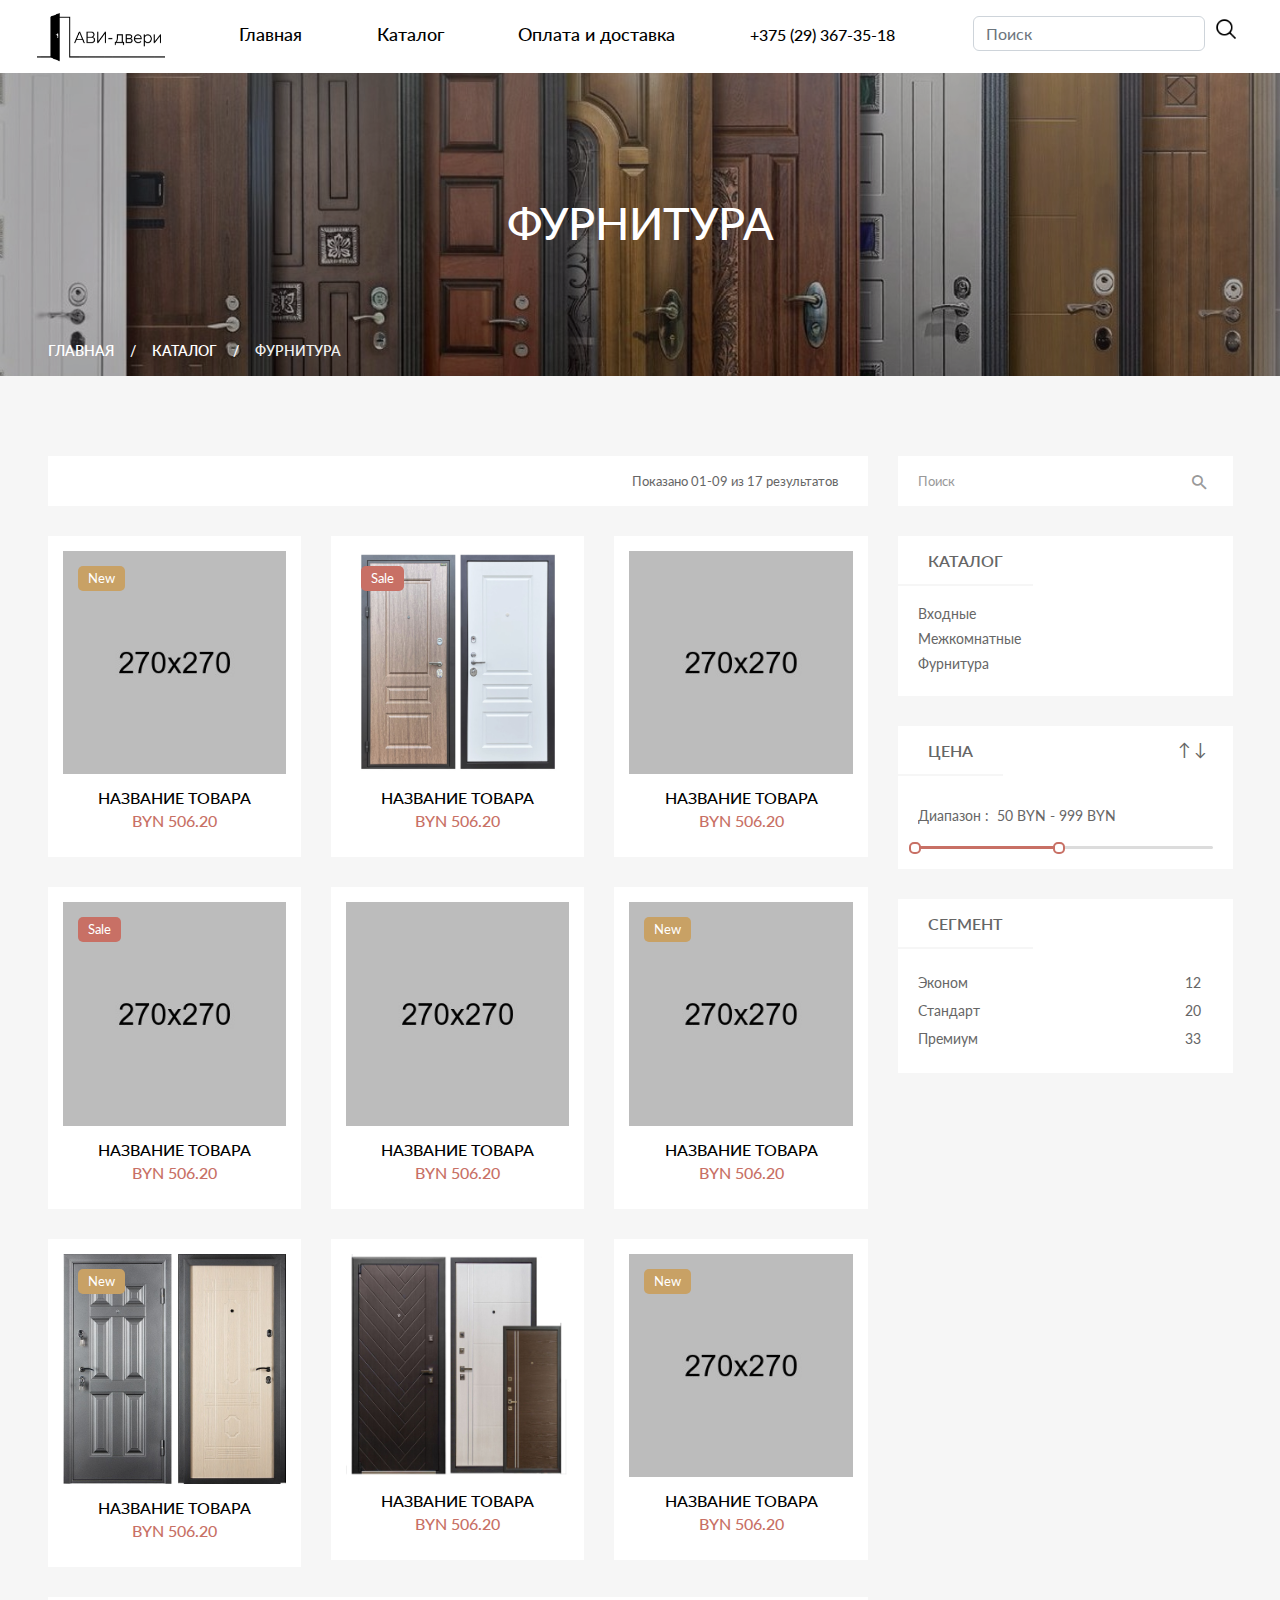
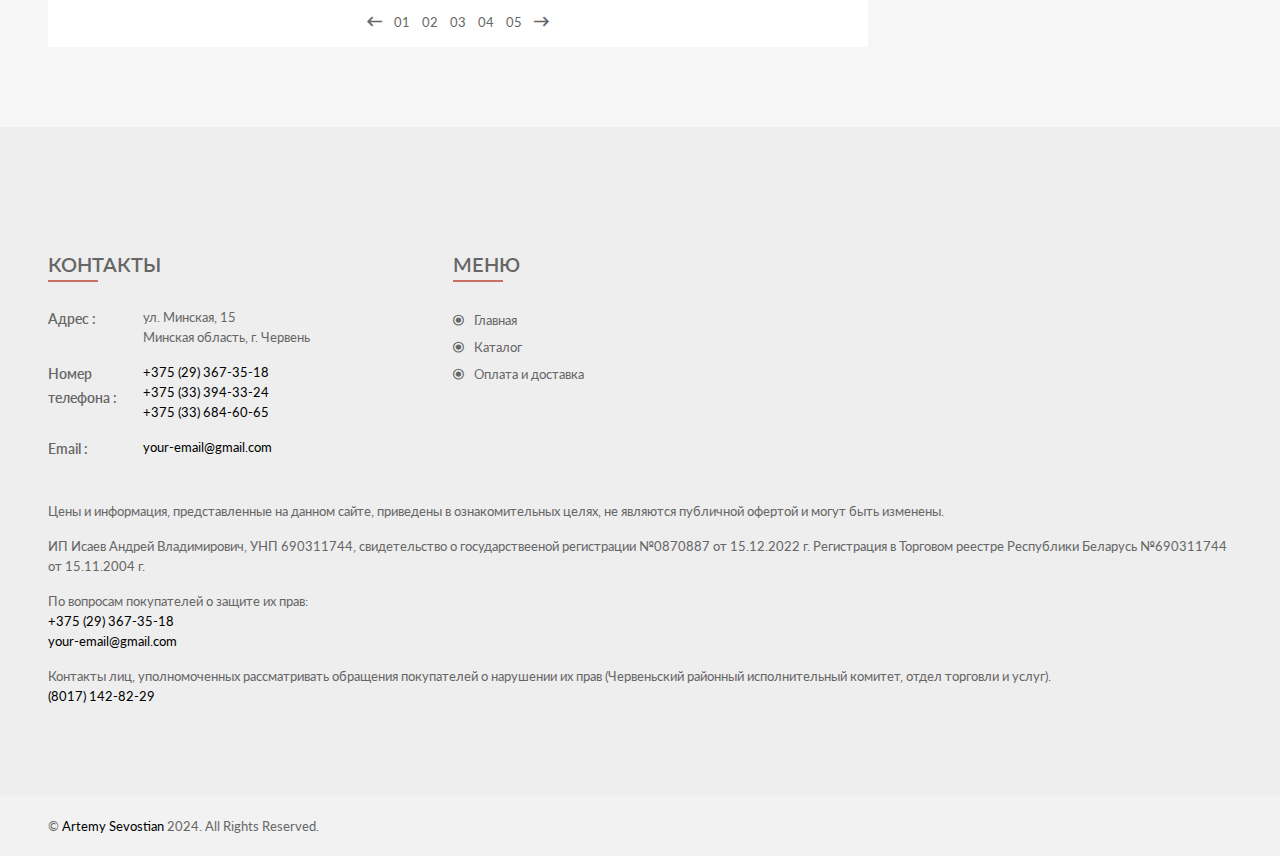
<file: accessories.html>
<!doctype html>
<html class="no-js" lang="en">
    <head>
        <meta charset="utf-8">
        <meta http-equiv="x-ua-compatible" content="ie=edge">
        <title>Фурнитура</title>
        <meta name="description" content="Hurst – Furniture Store eCommerce HTML Template is a clean and elegant design – suitable for selling flower, cookery, accessories, fashion, high fashion, accessories, digital, kids, watches, jewelries, shoes, kids, furniture, sports….. It has a fully responsive width adjusts automatically to any screen size or resolution.">
        <meta name="viewport" content="width=device-width, initial-scale=1">

        <link rel="shortcut icon" type="image/x-icon" href="img/logo/logo_1.png">
        <!-- Place favicon.ico in the root directory -->
        
        <!-- Google Font -->
        <link href='https://fonts.googleapis.com/css?family=Lato:400,700,900' rel='stylesheet' type='text/css'>
        <link href='https://fonts.googleapis.com/css?family=Bree+Serif' rel='stylesheet' type='text/css'>

        <!-- all css here -->
        <!-- bootstrap v3.3.6 css -->
        <link rel="stylesheet" href="css/bootstrap.min.css">
        <!-- animate css -->
        <link rel="stylesheet" href="css/animate.min.css">
        <!-- jquery-ui.min css -->
        <link rel="stylesheet" href="css/jquery-ui.min.css">
        <!-- meanmenu css -->
        <link rel="stylesheet" href="css/meanmenu.min.css">
        <!-- nivo-slider css -->
        <link rel="stylesheet" href="lib/css/nivo-slider.css">
        <link rel="stylesheet" href="lib/css/preview.css">
        <!-- slick css -->
        <link rel="stylesheet" href="css/slick.min.css">
        <!-- lightbox css -->
        <link rel="stylesheet" href="css/lightbox.min.css">
        <!-- material-design-iconic-font css -->
        <link rel="stylesheet" href="css/material-design-iconic-font.css">
        <!-- All common css of theme -->
        <link rel="stylesheet" href="css/default.css">
        <!-- style css -->
        <link rel="stylesheet" href="style.min.css">
        <!-- shortcode css -->
        <link rel="stylesheet" href="css/shortcode.css">
        <!-- responsive css -->
        <link rel="stylesheet" href="css/responsive.css">
        <!-- modernizr css -->
        <script src="js/vendor/modernizr-3.11.2.min.js"></script>
    </head>
    <body>
    <!-- WRAPPER START -->
    <div class="wrapper bg-dark-white">
        <header class="header">
            <a class="header-brand" href="index.html">
                <img src="img/logo/logo.png" alt="">
            </a>
            <a class="header-menu" href="index.html">Главная</a>
            <a class="header-menu" href="catalog.html">Каталог</a>
            <a class="header-menu" href="opl-dos.html">Оплата и доставка</a>
            <a class="header-menu" href="80293673518" style="font-size: 0.9em; margin: 1.5em 0 0 0">+375 (29) 367-35-18</a>
            <form class="d-flex">
                <input class="form-control me-2" type="search" placeholder="Поиск" aria-label="Search">
                <a class="search-img" href="#">
                    <img src="img/search.png" alt="" width="30" height="30" class="d-inline-block align-top" alt="CoreUI Logo">
                </a>
            </form>
        </header>
        <!-- Mobile-menu start -->
        <div class="mobile-menu-area">
            <div class="container-fluid">
                <div class="row">
                    <div class="col-xs-12 d-block d-md-none">
                        <div class="mobile-menu">
                            <a class="header-logo-link" href="index.html"><img src="img/logo/logo2.png" alt="Ави-двери"></a>
                            <nav id="dropdown">
                                <ul>
                                    <li><a href="index.html">Главная</a></li>
                                    <li><a href="catalog.html">Каталог</a></li>
                                    <li><a class="header-menu" href="opl-dos.html">Оплата и доставка</a></li>
                                    <li><a class="header-menu" href="80293673518">+375 (29) 367-35-18</a></li>
                                    <li><a class="header-menu" href="80333943324">+375 (33) 394-33-24</a></li>
                                </ul>
                            </nav>
                        </div>
                    </div>
                </div>
            </div>
        </div>
        <!-- Mobile-menu end -->
        <!-- HEADING-BANNER START -->
            <div class="heading-banner-area overlay-bg">
                <div class="container">
                    <div class="row">
                        <div class="col-md-12">
                            <div class="heading-banner">
                                <div class="heading-banner-title">
                                    <h2>Фурнитура</h2>
                                </div>
                                <div class="breadcumbs pb-15">
                                    <ul>
                                        <li><a href="index.html">Главная</a></li>
                                        <li><a href="catalog.html">Каталог</a></li>
                                        <li>Фурнитура</li>
                                    </ul>
                                </div>
                            </div>
                        </div>
                    </div>
                </div>
            </div>
            <!-- HEADING-BANNER END -->
            <!-- PRODUCT-AREA START -->
            <div class="product-area pt-80 pb-80 product-style-2">
                <div class="container">
                    <div class="row">
                        <div class="col-md-9 col-sm-12 col-xs-12">
                            <!-- Shop-Content End -->
                            <div class="shop-content mt-xs-30">
                                <div class="product-option mb-30 clearfix">
                                    <div class="showing text-end d-none d-md-block">
                                        <p class="mb-0">Показано 01-09 из 17 результатов</p>
                                    </div>
                                </div>
                                <!-- Tab panes -->
                                <div class="tab-content">
                                    <div class="tab-pane active" id="grid-view">                            
                                        <div class="row">
                                            <!-- Single-product start -->
                                            <div class="col-lg-4 col-md-6">
                                                <div class="single-product">
                                                    <div class="product-img">
                                                        <span class="pro-label new-label">new</span>
                                                        <a href="single-product.html"><img src="img/product/6.jpg" alt="" /></a>
                                                    </div>
                                                    <div class="product-info clearfix text-center">
                                                        <div class="fix">
                                                            <h4 class="post-title"><a href="single-product.html">Название товара</a></h4>
                                                            <span class="pro-price-2">BYN 506.20</span>
                                                        </div>
                                                    </div>
                                                    <div class="product-details">
                                                        <ul>
                                                            <li>Толщина полотна 116 мм</li>
                                                            <li>Толщина стального листа с полимерным покрытием 1,2 мм</li>
                                                            <li>3 контура уплотнения (1 магнитный)</li>
                                                            <li>3 осевые петли на подшипнике</li>
                                                        </ul>
                                                    </div>
                                                </div>
                                            </div>
                                            <!-- Single-product end -->
                                            <!-- Single-product start -->
                                            <div class="col-lg-4 col-md-6">
                                                <div class="single-product">
                                                    <div class="product-img">
                                                        <span class="pro-label sale-label">Sale</span>

                                                        <a href="single-product.html"><img src="img/product/3.jpg" alt="" /></a>
                                                    </div>
                                                    <div class="product-info clearfix text-center">
                                                        <div class="fix">
                                                            <h4 class="post-title"><a href="single-product.html">Название товара</a></h4>
                                                            <span class="pro-price-2">BYN 506.20</span>
                                                        </div>
                                                    </div>
                                                    <div class="product-details">
                                                        <ul>
                                                            <li>Толщина полотна 116 мм</li>
                                                            <li>Толщина стального листа с полимерным покрытием 1,2 мм</li>
                                                            <li>3 контура уплотнения (1 магнитный)</li>
                                                            <li>3 осевые петли на подшипнике</li>
                                                        </ul>
                                                    </div>
                                                </div>
                                            </div>
                                            <!-- Single-product end -->
                                            <!-- Single-product start -->
                                            <div class="col-lg-4 col-md-6">
                                                <div class="single-product">
                                                    <div class="product-img">
                                                        <a href="single-product.html"><img src="img/product/7.jpg" alt="" /></a>
                                                    </div>
                                                    <div class="product-info clearfix text-center">
                                                        <div class="fix">
                                                            <h4 class="post-title"><a href="single-product.html">Название товара</a></h4>
                                                            <span class="pro-price-2">BYN 506.20</span>
                                                        </div>
                                                    </div>
                                                    <div class="product-details">
                                                        <ul>
                                                            <li>Толщина полотна 116 мм</li>
                                                            <li>Толщина стального листа с полимерным покрытием 1,2 мм</li>
                                                            <li>3 контура уплотнения (1 магнитный)</li>
                                                            <li>3 осевые петли на подшипнике</li>
                                                        </ul>
                                                    </div>
                                                </div>
                                            </div>
                                            <!-- Single-product end -->
                                            <!-- Single-product start -->
                                            <div class="col-lg-4 col-md-6">
                                                <div class="single-product">
                                                    <div class="product-img">
                                                        <span class="pro-label sale-label">sale</span>
                                                        <a href="single-product.html"><img src="img/product/10.jpg" alt="" /></a>
                                                    </div>
                                                    <div class="product-info clearfix text-center">
                                                        <div class="fix">
                                                            <h4 class="post-title"><a href="single-product.html">Название товара</a></h4>
                                                            <span class="pro-price-2">BYN 506.20</span>
                                                        </div>
                                                    </div>
                                                    <div class="product-details">
                                                        <ul>
                                                            <li>Толщина полотна 116 мм</li>
                                                            <li>Толщина стального листа с полимерным покрытием 1,2 мм</li>
                                                            <li>3 контура уплотнения (1 магнитный)</li>
                                                            <li>3 осевые петли на подшипнике</li>
                                                        </ul>
                                                    </div>
                                                </div>
                                            </div>
                                            <!-- Single-product end -->
                                            <!-- Single-product start -->
                                            <div class="col-lg-4 col-md-6">
                                                <div class="single-product">
                                                    <div class="product-img">
                                                        <a href="single-product.html"><img src="img/product/8.jpg" alt="" /></a>
                                                    </div>
                                                    <div class="product-info clearfix text-center">
                                                        <div class="fix">
                                                            <h4 class="post-title"><a href="single-product.html">Название товара</a></h4>
                                                            <span class="pro-price-2">BYN 506.20</span>
                                                        </div>
                                                    </div>
                                                    <div class="product-details">
                                                        <ul>
                                                            <li>Толщина полотна 116 мм</li>
                                                            <li>Толщина стального листа с полимерным покрытием 1,2 мм</li>
                                                            <li>3 контура уплотнения (1 магнитный)</li>
                                                            <li>3 осевые петли на подшипнике</li>
                                                        </ul>
                                                    </div>
                                                </div>
                                            </div>
                                            <!-- Single-product end -->
                                            <!-- Single-product start -->
                                            <div class="col-lg-4 col-md-6">
                                                <div class="single-product">
                                                    <div class="product-img">
                                                        <span class="pro-label new-label">new</span>
                                                        <a href="single-product.html"><img src="img/product/11.jpg" alt="" /></a>
                                                    </div>
                                                    <div class="product-info clearfix text-center">
                                                        <div class="fix">
                                                            <h4 class="post-title"><a href="single-product.html">Название товара</a></h4>
                                                            <span class="pro-price-2">BYN 506.20</span>
                                                        </div>
                                                    </div>
                                                    <div class="product-details">
                                                        <ul>
                                                            <li>Толщина полотна 116 мм</li>
                                                            <li>Толщина стального листа с полимерным покрытием 1,2 мм</li>
                                                            <li>3 контура уплотнения (1 магнитный)</li>
                                                            <li>3 осевые петли на подшипнике</li>
                                                        </ul>
                                                    </div>
                                                </div>
                                            </div>
                                            <!-- Single-product end -->
                                            <!-- Single-product start -->
                                            <div class="col-lg-4 col-md-6">
                                                <div class="single-product">
                                                    <div class="product-img">
                                                        <span class="pro-label new-label">new</span>
                                                        <a href="single-product.html"><img src="img/product/2.jpg" alt="" /></a>
                                                    </div>
                                                    <div class="product-info clearfix text-center">
                                                        <div class="fix">
                                                            <h4 class="post-title"><a href="single-product.html">Название товара</a></h4>
                                                            <span class="pro-price-2">BYN 506.20</span>
                                                        </div>
                                                    </div>
                                                    <div class="product-details">
                                                        <ul>
                                                            <li>Толщина полотна 116 мм</li>
                                                            <li>Толщина стального листа с полимерным покрытием 1,2 мм</li>
                                                            <li>3 контура уплотнения (1 магнитный)</li>
                                                            <li>3 осевые петли на подшипнике</li>
                                                        </ul>
                                                    </div>
                                                </div>
                                            </div>
                                            <!-- Single-product end -->
                                            <!-- Single-product start -->
                                            <div class="col-lg-4 col-md-6">
                                                <div class="single-product">
                                                    <div class="product-img">
                                                        <a href="single-product.html"><img src="img/product/1.jpg" alt="" /></a>
                                                    </div>
                                                    <div class="product-info clearfix text-center">
                                                        <div class="fix">
                                                            <h4 class="post-title"><a href="single-product.html">Название товара</a></h4>
                                                            <span class="pro-price-2">BYN 506.20</span>
                                                        </div>
                                                    </div>
                                                    <div class="product-details">
                                                        <ul>
                                                            <li>Толщина полотна 116 мм</li>
                                                            <li>Толщина стального листа с полимерным покрытием 1,2 мм</li>
                                                            <li>3 контура уплотнения (1 магнитный)</li>
                                                            <li>3 осевые петли на подшипнике</li>
                                                        </ul>
                                                    </div>
                                                </div>
                                            </div>
                                            <!-- Single-product end -->
                                            <!-- Single-product start -->
                                            <div class="col-lg-4 col-md-6">
                                                <div class="single-product">
                                                    <div class="product-img">
                                                        <span class="pro-label new-label">new</span>
                                                        <a href="single-product.html"><img src="img/product/12.jpg" alt="" /></a>
                                                    </div>
                                                    <div class="product-info clearfix text-center">
                                                        <div class="fix">
                                                            <h4 class="post-title"><a href="single-product.html">Название товара</a></h4>
                                                            <span class="pro-price-2">BYN 506.20</span>
                                                        </div>
                                                    </div>
                                                    <div class="product-details">
                                                        <ul>
                                                            <li>Толщина полотна 116 мм</li>
                                                            <li>Толщина стального листа с полимерным покрытием 1,2 мм</li>
                                                            <li>3 контура уплотнения (1 магнитный)</li>
                                                            <li>3 осевые петли на подшипнике</li>
                                                        </ul>
                                                    </div>
                                                </div>
                                            </div>
                                            <!-- Single-product end -->
                                        </div>
                                    </div>
                                </div>
                                <!-- Pagination start -->
                                <div class="shop-pagination  text-center">
                                    <div class="pagination">
                                        <ul>
                                            <li><a href="#"><i class="zmdi zmdi-long-arrow-left"></i></a></li>
                                            <li><a href="#">01</a></li>
                                            <li><a class="active" href="#">02</a></li>
                                            <li><a href="#">03</a></li>
                                            <li><a href="#">04</a></li>
                                            <li><a href="#">05</a></li>
                                            <li><a href="#"><i class="zmdi zmdi-long-arrow-right"></i></a></li>
                                        </ul>
                                    </div>
                                </div>
                                <!-- Pagination end -->
                            </div>
                            <!-- Shop-Content End -->
                        </div>
                        <div class="col-md-3 col-sm-12 col-xs-12">
                            <!-- Widget-Search start -->
                            <aside class="widget widget-search mb-30">
                                <form action="#">
                                    <input type="text" placeholder="Поиск" />
                                    <button type="submit">
                                        <i class="zmdi zmdi-search"></i>
                                    </button>
                                </form>
                            </aside>
                            <!-- Widget-search end -->
                            <!-- Widget-Categories start -->
                            <aside class="widget widget-categories  mb-30">
                                <div class="widget-title">
                                    <h4>Каталог</h4>
                                </div>
                                <div id="cat-treeview"  class="widget-info product-cat boxscrol2">
                                    <ul>
                                        <li><a href="entrance.html"><span>Входные</span></a></li>
                                        <li><a href="Interior-rooms.html"><span>Межкомнатные</span></a></li>
                                        <li><a href="accessories.html"><span>Фурнитура</span></a></li>
                                    </ul>
                                </div>
                            </aside>
                            <!-- Widget-categories end -->
                            <!-- Shop-Filter start -->
                            <aside class="widget shop-filter mb-30">
                                <div class="widget-title">
                                    <h4>Цена</h4>
                                    <div class="price__label" >
                                        <input type="radio" id="button1" name="buttons">
                                        <label for="button1">↑</label>
                                        <input type="radio" id="button2" name="buttons">
                                        <label for="button2">↓</label>
                                    </div>
                                </div>
                                <div class="widget-info">
                                    <div class="price_filter">
                                        <div class="price_slider_amount">
                                            <input type="submit"  value="Диапазон :"/>
                                            <input type="text" id="amount" name="price"  placeholder="Add Your Price" />
                                        </div>
                                        <div id="slider-range"></div>
                                    </div>
                                </div>
                            </aside>
                            <!-- Shop-Filter end -->
                            <!-- Widget-Manufacturer start -->
                            <aside class="widget widget-color mb-30">
                                <div class="widget-title">
                                    <h4>Сегмент</h4>
                                </div>
                                <div class="widget-info color-filter clearfix">
                                    <ul>
                                        <li><a href="#">Эконом<span class="count">12</span></a></li>
                                        <li><a href="#">Стандарт<span class="count">20</span></a></li>
                                        <li><a href="#">Премиум<span class="count">33</span></a></li>
                                    </ul>
                                </div>
                            </aside>
                            <!-- Widget-Manufacturer end -->
                        </div>
                    </div>
                </div>
            </div>
            <!-- PRODUCT-AREA END -->
        <!-- FOOTER START -->
        <footer>
        <!-- Footer-area start -->
        <div class="footer-area footer-2">
            <div class="container">
                <div class="row">
                    <div class="col-lg-4 col-md-6">
                        <div class="single-footer">
                            <h3 class="footer-title  title-border">Контакты</h3>
                            <ul class="footer-contact">
                                <li><span>Адрес :</span>ул. Минская, 15<br>Минская область, г. Червень</li>
                                <li><span>Номер телефона :</span>
                                    <a href="80293673518">+375 (29) 367-35-18</a><br>
                                    <a href="80333943324">+375 (33) 394-33-24</a><br>
                                    <a href="80336846065">+375 (33) 684-60-65</a>
                                </li>
                                <li><span>Email :</span>
                                    <a href="mailto:your-email@gmail.com">your-email@gmail.com</a>
                                </li>
                            </ul>
                        </div>
                    </div>
                    <div class="col-lg-2 col-md-3 col-sm-6">
                        <div class="single-footer">
                            <h3 class="footer-title  title-border">Меню</h3>
                            <ul class="footer-menu">
                                <li><a href="index.html"><i class="zmdi zmdi-dot-circle"></i>Главная</a></li>
                                <li><a href="catalog.html"><i class="zmdi zmdi-dot-circle"></i>Каталог</a></li>
                                <li><a href="opl-dos.html"><i class="zmdi zmdi-dot-circle"></i>Оплата и доставка</a></li>
                            </ul>
                        </div>
                    </div>
                    <div class="footer-text">
                        <p><br><br>Цены и информация, представленные на данном сайте, приведены в ознакомительных целях, не являются публичной офертой и могут быть изменены.</p>
                        <p>ИП Исаев Андрей Владимирович, УНП 690311744, свидетельство о государствееной регистрации №0870887 от 15.12.2022 г. Регистрация в Торговом реестре Республики Беларусь №690311744 от 15.11.2004 г.</p>
                        <p>По вопросам покупателей о защите их прав:<br><a href="80293673518">+375 (29) 367-35-18</a><br><a href="mailto:your-email@gmail.com">your-email@gmail.com</a></p>
                        <p>Контакты лиц, уполномоченных рассматривать обращения покупателей о нарушении их прав (Червеньский районный исполнительный комитет, отдел торговли и услуг).
                            <br><a href="80171428229">(8017) 142-82-29</a>
                        </p>
                    </div>
                </div>
            </div>
        </div>
        <!-- Footer-area end -->
        <!-- Copyright-area start -->
        <div class="copyright-area copyright-2">
            <div class="container">
                <div class="row">
                    <div class="col-md-6">
                        <div class="copyright">
                            <p class="mb-0">&copy; <a href="" target="_blank">Artemy Sevostian </a> 2024. All Rights Reserved.</p>
                        </div>
                    </div>
                </div>
            </div>
        </div>
        <!-- Copyright-area start -->
        </footer>
        <!-- FOOTER END -->

    </div>
    <!-- WRAPPER END -->

        <!-- all js here -->
        <!-- jquery latest version -->
        <script src="js/vendor/jquery-3.6.0.min.js"></script>
		<script src="js/vendor/jquery-migrate-3.3.2.min.js"></script>
        <!-- bootstrap js -->
        <script src="js/bootstrap.bundle.min.js"></script>
        <!-- jquery.meanmenu js -->
        <script src="js/jquery.meanmenu.js"></script>
        <!-- slick.min js -->
        <script src="js/slick.min.js"></script>
        <!-- jquery.treeview js -->
        <script src="js/jquery.treeview.js"></script>
        <!-- lightbox.min js -->
        <script src="js/lightbox.min.js"></script>
        <!-- jquery-ui js -->
        <script src="js/jquery-ui.min.js"></script>
        <!-- jquery.nivo.slider js -->
        <script src="lib/js/jquery.nivo.slider.js"></script>
        <script src="lib/home.js"></script>
        <!-- jquery.nicescroll.min js -->
        <script src="js/jquery.nicescroll.min.js"></script>
        <!-- countdon.min js -->
        <script src="js/countdon.min.js"></script>
        <!-- wow js -->
        <script src="js/wow.min.js"></script>
        <!-- plugins js -->
        <script src="js/plugins.js"></script>
        <!-- main js -->
        <script src="js/main.min.js"></script>
    </body>
</html>
</file>
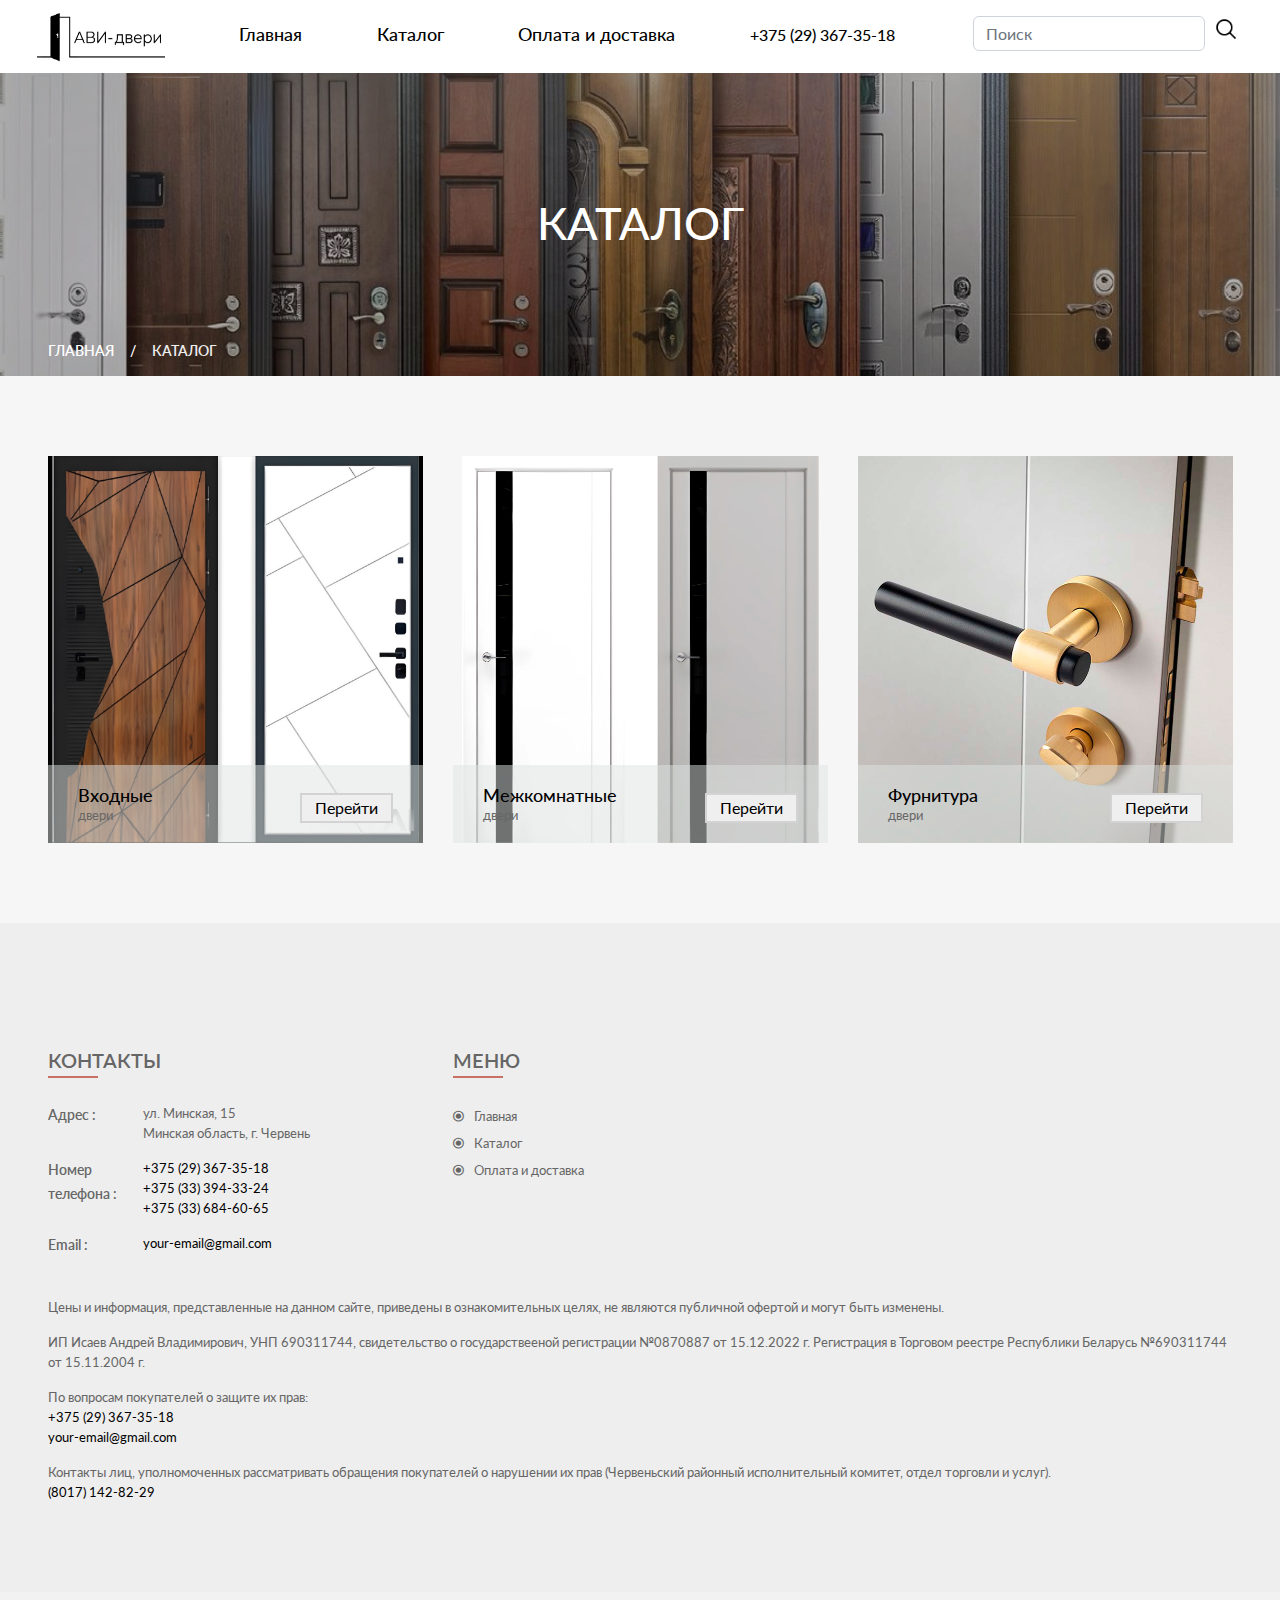
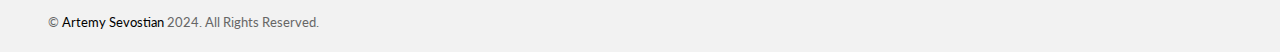
<file: catalog.html>
<!doctype html>
<html class="no-js" lang="en">
	<head>
		<meta charset="utf-8">
		<meta http-equiv="x-ua-compatible" content="ie=edge">
		<title>Каталог</title>
		<meta name="description" content="Hurst – Furniture Store eCommerce HTML Template is a clean and elegant design – suitable for selling flower, cookery, accessories, fashion, high fashion, accessories, digital, kids, watches, jewelries, shoes, kids, furniture, sports….. It has a fully responsive width adjusts automatically to any screen size or resolution.">
		<meta name="viewport" content="width=device-width, initial-scale=1">

		<link rel="shortcut icon" type="image/x-icon" href="img/logo/logo_1.png">
		<!-- Place favicon.ico in the root directory -->
		
		<!-- Google Font -->
		<link href='https://fonts.googleapis.com/css?family=Lato:400,700,900' rel='stylesheet' type='text/css'>
		<link href='https://fonts.googleapis.com/css?family=Bree+Serif' rel='stylesheet' type='text/css'>

		<!-- all css here -->
		<!-- bootstrap v3.3.6 css -->
		<link rel="stylesheet" href="css/bootstrap.min.css">
		<!-- animate css -->
		<link rel="stylesheet" href="css/animate.min.css">
		<!-- jquery-ui.min css -->
		<link rel="stylesheet" href="css/jquery-ui.min.css">
		<!-- meanmenu css -->
		<link rel="stylesheet" href="css/meanmenu.min.css">
		<!-- nivo-slider css -->
		<link rel="stylesheet" href="lib/css/nivo-slider.css">
		<link rel="stylesheet" href="lib/css/preview.css">
		<!-- slick css -->
		<link rel="stylesheet" href="css/slick.min.css">
		<!-- lightbox css -->
		<link rel="stylesheet" href="css/lightbox.min.css">
		<!-- material-design-iconic-font css -->
		<link rel="stylesheet" href="css/material-design-iconic-font.css">
		<!-- All common css of theme -->
		<link rel="stylesheet" href="css/default.css">
		<!-- style css -->
		<link rel="stylesheet" href="style.min.css">
        <!-- shortcode css -->
        <link rel="stylesheet" href="css/shortcode.css">
		<!-- responsive css -->
		<link rel="stylesheet" href="css/responsive.css">
		<!-- modernizr css -->
		<script src="js/vendor/modernizr-3.11.2.min.js"></script>
	</head>
	<body>
	<!-- WRAPPER START -->
	<div class="wrapper bg-dark-white">
		<header class="header">
			<a class="header-brand" href="index.html">
				<img src="img/logo/logo.png" alt="">
			</a>
			<a class="header-menu" href="index.html">Главная</a>
			<a class="header-menu" href="catalog.html">Каталог</a>
			<a class="header-menu" href="opl-dos.html">Оплата и доставка</a>
			<a class="header-menu" href="80293673518" style="font-size: 0.9em; margin: 1.5em 0 0 0">+375 (29) 367-35-18</a>
			<form class="d-flex">
				<input class="form-control me-2" type="search" placeholder="Поиск" aria-label="Search">
				<a class="search-img" href="#">
					<img src="img/search.png" alt="" width="30" height="30" class="d-inline-block align-top" alt="CoreUI Logo">
				</a>
			</form>
		</header>
		<!-- Mobile-menu start -->
		<div class="mobile-menu-area">
			<div class="container-fluid">
				<div class="row">
					<div class="col-xs-12 d-block d-md-none">
						<div class="mobile-menu">
							<a class="header-logo-link" href="index.html"><img src="img/logo/logo2.png" alt="Ави-двери"></a>
							<nav id="dropdown">
								<ul>
									<li><a href="index.html">Главная</a></li>
									<li><a href="catalog.html">Каталог</a></li>
									<li><a class="header-menu" href="opl-dos.html">Оплата и доставка</a></li>
									<li><a class="header-menu" href="80293673518">+375 (29) 367-35-18</a></li>
									<li><a class="header-menu" href="80333943324">+375 (33) 394-33-24</a></li>
								</ul>
							</nav>
						</div>
					</div>
				</div>
			</div>
		</div>
		<!-- Mobile-menu end -->
		<!-- HEADING-BANNER START -->
		<div class="heading-banner-area overlay-bg">
			<div class="container">
				<div class="row">
					<div class="col-md-12">
						<div class="heading-banner">
							<div class="heading-banner-title">
								<h2>Каталог</h2>
							</div>
							<div class="breadcumbs pb-15">
								<ul>
									<li><a href="#">Главная</a></li>
									<li>Каталог</li>
								</ul>
							</div>
						</div>
					</div>
				</div>
			</div>
		</div>
		<!-- HEADING-BANNER END -->
		<!-- Categories START -->
		<div class="banner-area pt-80 pb-80">
			<div class="container">
				<div class="row">
					<div class="col-md-4">
						<div class="single-banner banner-1 banner-4">
							<a class="banner-thumb" href="entrance.html"><img src="img/banner/2.png" alt="" /></a>
							<div class="background__banner"></div>
							<div class="banner-brief">
								<h2 class="banner-title"><a href="entrance.html">Входные</a></h2>
								<p class="mb-0">двери</p>
							</div>
							<a href="entrance.html" class="button-one font-16px" data-text="Перети">Перейти</a>
						</div>
					</div>
					<div class="col-md-4">
						<div class="single-banner banner-1 banner-4">
							<a class="banner-thumb" href="Interior-rooms.html"><img src="img/banner/1.png" alt="" /></a>
							<div class="background__banner"></div>
							<div class="banner-brief">
								<h2 class="banner-title"><a href="Interior-rooms.html">Межкомнатные</a></h2>
								<p class="mb-0">двери</p>
							</div>
							<a href="Interior-rooms.html" class="button-one font-16px" data-text="Перейти">Перейти</a>
						</div>
					</div>
					<div class="col-md-4">
						<div class="single-banner banner-1 banner-4">
							<a class="banner-thumb" href="accessories.html"><img src="img/banner/3.png" alt="" /></a>
							<div class="background__banner"></div>
							<div class="banner-brief">
								<h2 class="banner-title"><a href="accessories.html">Фурнитура</a></h2>
								<p class="mb-0">двери</p>
							</div>
							<a href="accessories.html" class="button-one font-16px" data-text="Перейти">Перейти</a>
						</div>
					</div>
				</div>
			</div>
		</div>
		<!-- Categories END -->
		<!-- FOOTER START -->
		<footer>
			<!-- Footer-area start -->
			<div class="footer-area footer-2">
				<div class="container">
					<div class="row">
						<div class="col-lg-4 col-md-6">
							<div class="single-footer">
								<h3 class="footer-title  title-border">Контакты</h3>
								<ul class="footer-contact">
									<li><span>Адрес :</span>ул. Минская, 15<br>Минская область, г. Червень</li>
									<li><span>Номер телефона :</span>
										<a href="80293673518">+375 (29) 367-35-18</a><br>
										<a href="80333943324">+375 (33) 394-33-24</a><br>
										<a href="80336846065">+375 (33) 684-60-65</a>
									</li>
									<li><span>Email :</span>
										<a href="mailto:your-email@gmail.com">your-email@gmail.com</a>
									</li>
								</ul>
							</div>
						</div>
						<div class="col-lg-2 col-md-3 col-sm-6">
							<div class="single-footer">
								<h3 class="footer-title  title-border">Меню</h3>
								<ul class="footer-menu">
									<li><a href="index.html"><i class="zmdi zmdi-dot-circle"></i>Главная</a></li>
									<li><a href="catalog.html"><i class="zmdi zmdi-dot-circle"></i>Каталог</a></li>
									<li><a href="opl-dos.html"><i class="zmdi zmdi-dot-circle"></i>Оплата и доставка</a></li>
								</ul>
							</div>
						</div>
						<div class="footer-text">
							<p><br><br>Цены и информация, представленные на данном сайте, приведены в ознакомительных целях, не являются публичной офертой и могут быть изменены.</p>
							<p>ИП Исаев Андрей Владимирович, УНП 690311744, свидетельство о государствееной регистрации №0870887 от 15.12.2022 г. Регистрация в Торговом реестре Республики Беларусь №690311744 от 15.11.2004 г.</p>
							<p>По вопросам покупателей о защите их прав:<br><a href="80293673518">+375 (29) 367-35-18</a><br><a href="mailto:your-email@gmail.com">your-email@gmail.com</a></p>
							<p>Контакты лиц, уполномоченных рассматривать обращения покупателей о нарушении их прав (Червеньский районный исполнительный комитет, отдел торговли и услуг).
								<br><a href="80171428229">(8017) 142-82-29</a>
							</p>
						</div>
					</div>
				</div>
			</div>
			<!-- Footer-area end -->
			<!-- Copyright-area start -->
			<div class="copyright-area copyright-2">
				<div class="container">
					<div class="row">
						<div class="col-md-6">
							<div class="copyright">
								<p class="mb-0">&copy; <a href="" target="_blank">Artemy Sevostian </a> 2024. All Rights Reserved.</p>
							</div>
						</div>
					</div>
				</div>
			</div>
			<!-- Copyright-area start -->
		</footer>
		<!-- FOOTER END -->
		</div>
		<!-- WRAPPER END -->

		<!-- all js here -->
		<!-- jquery latest version -->
		<script src="js/vendor/jquery-3.6.0.min.js"></script>
		<script src="js/vendor/jquery-migrate-3.3.2.min.js"></script>
		<!-- bootstrap js -->
		<script src="js/bootstrap.bundle.min.js"></script>
		<!-- jquery.meanmenu js -->
		<script src="js/jquery.meanmenu.js"></script>
		<!-- slick.min js -->
		<script src="js/slick.min.js"></script>
		<!-- jquery.treeview js -->
		<script src="js/jquery.treeview.js"></script>
		<!-- lightbox.min js -->
		<script src="js/lightbox.min.js"></script>
		<!-- jquery-ui js -->
		<script src="js/jquery-ui.min.js"></script>
		<!-- jquery.nivo.slider js -->
		<script src="lib/js/jquery.nivo.slider.js"></script>
		<script src="lib/home.js"></script>
		<!-- jquery.nicescroll.min js -->
		<script src="js/jquery.nicescroll.min.js"></script>
		<!-- countdon.min js -->
		<script src="js/countdon.min.js"></script>
		<!-- wow js -->
		<script src="js/wow.min.js"></script>
		<!-- plugins js -->
		<script src="js/plugins.js"></script>
		<!-- main js -->
		<script src="js/main.min.js"></script>
	</body>
</html>
</file>
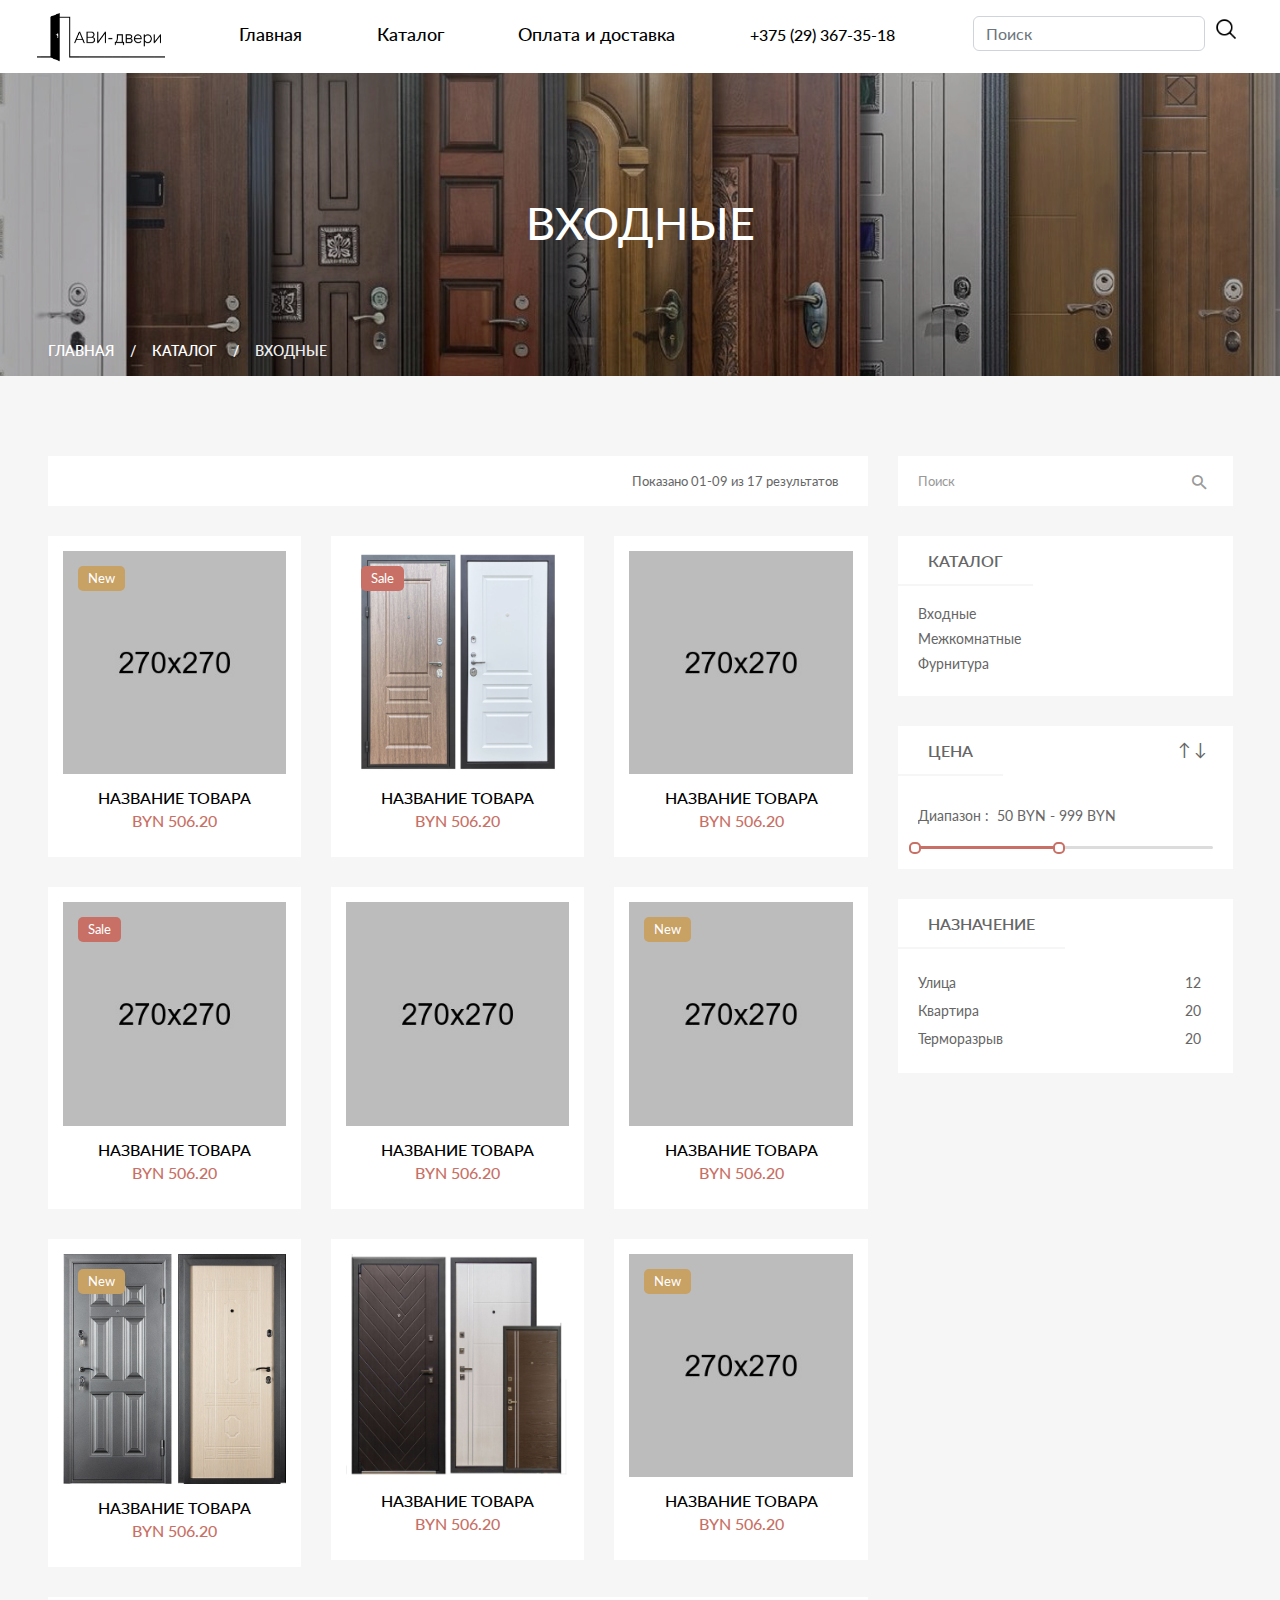
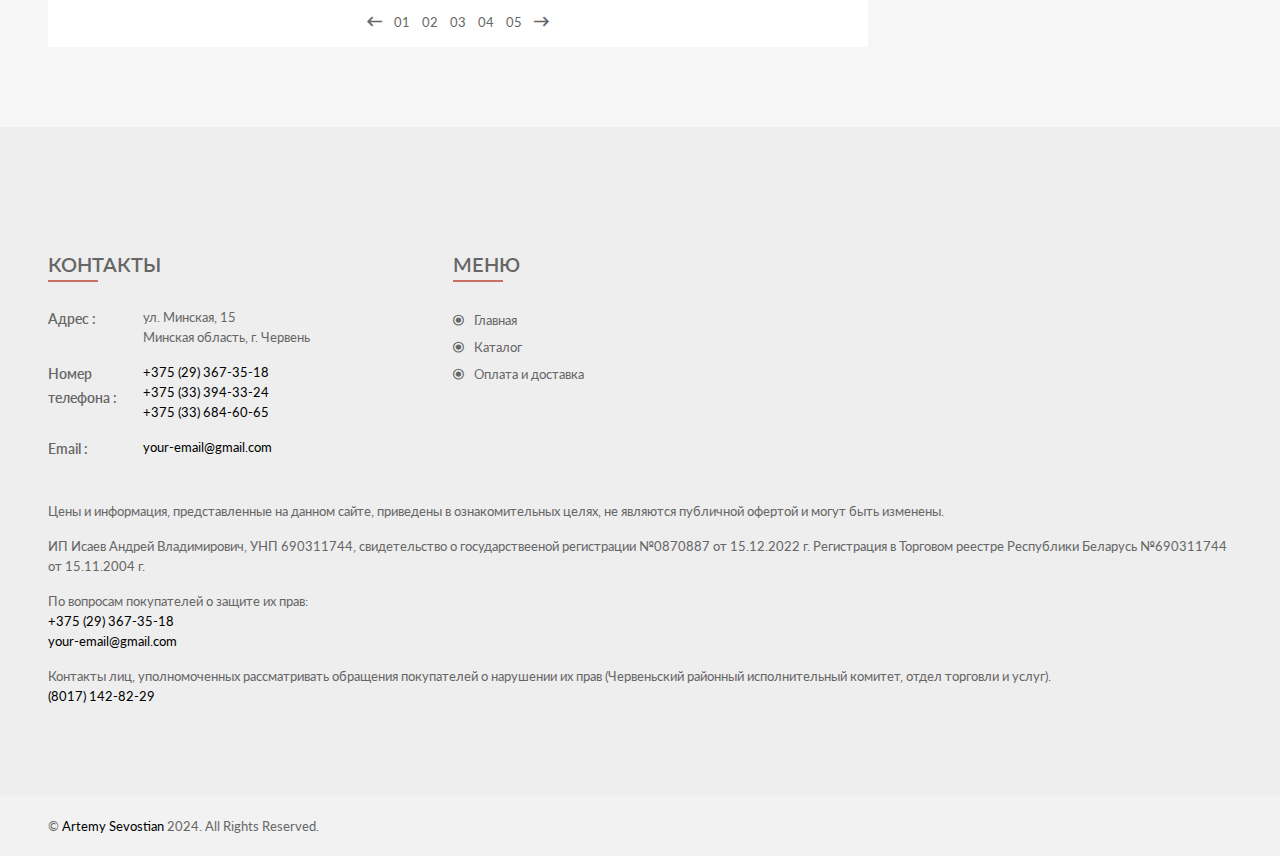
<file: entrance.html>
<!doctype html>
<html class="no-js" lang="en">
    <head>
        <meta charset="utf-8">
        <meta http-equiv="x-ua-compatible" content="ie=edge">
        <title>Входные двери</title>
        <meta name="description" content="Hurst – Furniture Store eCommerce HTML Template is a clean and elegant design – suitable for selling flower, cookery, accessories, fashion, high fashion, accessories, digital, kids, watches, jewelries, shoes, kids, furniture, sports….. It has a fully responsive width adjusts automatically to any screen size or resolution.">
        <meta name="viewport" content="width=device-width, initial-scale=1">

        <link rel="shortcut icon" type="image/x-icon" href="img/logo/logo_1.png">
        <!-- Place favicon.ico in the root directory -->
        
        <!-- Google Font -->
        <link href='https://fonts.googleapis.com/css?family=Lato:400,700,900' rel='stylesheet' type='text/css'>
        <link href='https://fonts.googleapis.com/css?family=Bree+Serif' rel='stylesheet' type='text/css'>

        <!-- all css here -->
        <!-- bootstrap v3.3.6 css -->
        <link rel="stylesheet" href="css/bootstrap.min.css">
        <!-- animate css -->
        <link rel="stylesheet" href="css/animate.min.css">
        <!-- jquery-ui.min css -->
        <link rel="stylesheet" href="css/jquery-ui.min.css">
        <!-- meanmenu css -->
        <link rel="stylesheet" href="css/meanmenu.min.css">
        <!-- nivo-slider css -->
        <link rel="stylesheet" href="lib/css/nivo-slider.css">
        <link rel="stylesheet" href="lib/css/preview.css">
        <!-- slick css -->
        <link rel="stylesheet" href="css/slick.min.css">
        <!-- lightbox css -->
        <link rel="stylesheet" href="css/lightbox.min.css">
        <!-- material-design-iconic-font css -->
        <link rel="stylesheet" href="css/material-design-iconic-font.css">
        <!-- All common css of theme -->
        <link rel="stylesheet" href="css/default.css">
        <!-- style css -->
        <link rel="stylesheet" href="style.min.css">
        <!-- shortcode css -->
        <link rel="stylesheet" href="css/shortcode.css">
        <!-- responsive css -->
        <link rel="stylesheet" href="css/responsive.css">
        <!-- modernizr css -->
        <script src="js/vendor/modernizr-3.11.2.min.js"></script>
    </head>
    <body>
    <!-- WRAPPER START -->
    <!-- WRAPPER START -->
    <div class="wrapper bg-dark-white">
        <header class="header">
            <a class="header-brand" href="index.html">
                <img src="img/logo/logo.png" alt="">
            </a>
            <a class="header-menu" href="index.html">Главная</a>
            <a class="header-menu" href="catalog.html">Каталог</a>
            <a class="header-menu" href="opl-dos.html">Оплата и доставка</a>
            <a class="header-menu" href="80293673518" style="font-size: 0.9em; margin: 1.5em 0 0 0">+375 (29) 367-35-18</a>
            <form class="d-flex">
                <input class="form-control me-2" type="search" placeholder="Поиск" aria-label="Search">
                <a class="search-img" href="#">
                    <img src="img/search.png" alt="" width="30" height="30" class="d-inline-block align-top" alt="CoreUI Logo">
                </a>
            </form>
        </header>
        <!-- Mobile-menu start -->
        <div class="mobile-menu-area">
            <div class="container-fluid">
                <div class="row">
                    <div class="col-xs-12 d-block d-md-none">
                        <div class="mobile-menu">
                            <a class="header-logo-link" href="index.html"><img src="img/logo/logo2.png" alt="Ави-двери"></a>
                            <nav id="dropdown">
                                <ul>
                                    <li><a href="index.html">Главная</a></li>
                                    <li><a href="catalog.html">Каталог</a></li>
                                    <li><a class="header-menu" href="opl-dos.html">Оплата и доставка</a></li>
                                    <li><a class="header-menu" href="80293673518">+375 (29) 367-35-18</a></li>
                                    <li><a class="header-menu" href="80333943324">+375 (33) 394-33-24</a></li>
                                </ul>
                            </nav>
                        </div>
                    </div>
                </div>
            </div>
        </div>
        <!-- Mobile-menu end -->
        <!-- HEADING-BANNER START -->
            <div class="heading-banner-area overlay-bg">
                <div class="container">
                    <div class="row">
                        <div class="col-md-12">
                            <div class="heading-banner">
                                <div class="heading-banner-title">
                                    <h2>Входные</h2>
                                </div>
                                <div class="breadcumbs pb-15">
                                    <ul>
                                        <li><a href="index.html">Главная</a></li>
                                        <li><a href="catalog.html">Каталог</a></li>
                                        <li>Входные</li>
                                    </ul>
                                </div>
                            </div>
                        </div>
                    </div>
                </div>
            </div>
            <!-- HEADING-BANNER END -->
            <!-- PRODUCT-AREA START -->
            <div class="product-area pt-80 pb-80 product-style-2">
                <div class="container">
                    <div class="row">
                        <div class="col-md-9 col-sm-12 col-xs-12">
                            <!-- Shop-Content End -->
                            <div class="shop-content mt-xs-30">
                                <div class="product-option mb-30 clearfix">
                                    <div class="showing text-end d-none d-md-block">
                                        <p class="mb-0">Показано 01-09 из 17 результатов</p>
                                    </div>
                                </div>
                                <!-- Tab panes -->
                                <div class="tab-content">
                                    <div class="tab-pane active" id="grid-view">                            
                                        <div class="row">
                                            <!-- Single-product start -->
                                            <div class="col-lg-4 col-md-6">
                                                <div class="single-product">
                                                    <div class="product-img">
                                                        <span class="pro-label new-label">new</span>
                                                        <a href="single-product.html"><img src="img/product/6.jpg" alt="" /></a>
                                                    </div>
                                                    <div class="product-info clearfix text-center">
                                                        <div class="fix">
                                                            <h4 class="post-title"><a href="single-product.html">Название товара</a></h4>
                                                            <span class="pro-price-2">BYN 506.20</span>
                                                        </div>
                                                    </div>
                                                    <div class="product-details">
                                                        <ul>
                                                            <li>Толщина полотна 116 мм</li>
                                                            <li>Толщина стального листа с полимерным покрытием 1,2 мм</li>
                                                            <li>3 контура уплотнения (1 магнитный)</li>
                                                            <li>3 осевые петли на подшипнике</li>
                                                        </ul>
                                                    </div>
                                                </div>
                                            </div>
                                            <!-- Single-product end -->
                                            <!-- Single-product start -->
                                            <div class="col-lg-4 col-md-6">
                                                <div class="single-product">
                                                    <div class="product-img">
                                                        <span class="pro-label sale-label">Sale</span>

                                                        <a href="single-product.html"><img src="img/product/3.jpg" alt="" /></a>
                                                    </div>
                                                    <div class="product-info clearfix text-center">
                                                        <div class="fix">
                                                            <h4 class="post-title"><a href="single-product.html">Название товара</a></h4>
                                                            <span class="pro-price-2">BYN 506.20</span>
                                                        </div>
                                                    </div>
                                                    <div class="product-details">
                                                        <ul>
                                                            <li>Толщина полотна 116 мм</li>
                                                            <li>Толщина стального листа с полимерным покрытием 1,2 мм</li>
                                                            <li>3 контура уплотнения (1 магнитный)</li>
                                                            <li>3 осевые петли на подшипнике</li>
                                                        </ul>
                                                    </div>
                                                </div>
                                            </div>
                                            <!-- Single-product end -->
                                            <!-- Single-product start -->
                                            <div class="col-lg-4 col-md-6">
                                                <div class="single-product">
                                                    <div class="product-img">
                                                        <a href="single-product.html"><img src="img/product/7.jpg" alt="" /></a>
                                                    </div>
                                                    <div class="product-info clearfix text-center">
                                                        <div class="fix">
                                                            <h4 class="post-title"><a href="single-product.html">Название товара</a></h4>
                                                            <span class="pro-price-2">BYN 506.20</span>
                                                        </div>
                                                    </div>
                                                    <div class="product-details">
                                                        <ul>
                                                            <li>Толщина полотна 116 мм</li>
                                                            <li>Толщина стального листа с полимерным покрытием 1,2 мм</li>
                                                            <li>3 контура уплотнения (1 магнитный)</li>
                                                            <li>3 осевые петли на подшипнике</li>
                                                        </ul>
                                                    </div>
                                                </div>
                                            </div>
                                            <!-- Single-product end -->
                                            <!-- Single-product start -->
                                            <div class="col-lg-4 col-md-6">
                                                <div class="single-product">
                                                    <div class="product-img">
                                                        <span class="pro-label sale-label">sale</span>
                                                        <a href="single-product.html"><img src="img/product/10.jpg" alt="" /></a>
                                                    </div>
                                                    <div class="product-info clearfix text-center">
                                                        <div class="fix">
                                                            <h4 class="post-title"><a href="single-product.html">Название товара</a></h4>
                                                            <span class="pro-price-2">BYN 506.20</span>
                                                        </div>
                                                    </div>
                                                    <div class="product-details">
                                                        <ul>
                                                            <li>Толщина полотна 116 мм</li>
                                                            <li>Толщина стального листа с полимерным покрытием 1,2 мм</li>
                                                            <li>3 контура уплотнения (1 магнитный)</li>
                                                            <li>3 осевые петли на подшипнике</li>
                                                        </ul>
                                                    </div>
                                                </div>
                                            </div>
                                            <!-- Single-product end -->
                                            <!-- Single-product start -->
                                            <div class="col-lg-4 col-md-6">
                                                <div class="single-product">
                                                    <div class="product-img">
                                                        <a href="single-product.html"><img src="img/product/8.jpg" alt="" /></a>
                                                    </div>
                                                    <div class="product-info clearfix text-center">
                                                        <div class="fix">
                                                            <h4 class="post-title"><a href="single-product.html">Название товара</a></h4>
                                                            <span class="pro-price-2">BYN 506.20</span>
                                                        </div>
                                                    </div>
                                                    <div class="product-details">
                                                        <ul>
                                                            <li>Толщина полотна 116 мм</li>
                                                            <li>Толщина стального листа с полимерным покрытием 1,2 мм</li>
                                                            <li>3 контура уплотнения (1 магнитный)</li>
                                                            <li>3 осевые петли на подшипнике</li>
                                                        </ul>
                                                    </div>
                                                </div>
                                            </div>
                                            <!-- Single-product end -->
                                            <!-- Single-product start -->
                                            <div class="col-lg-4 col-md-6">
                                                <div class="single-product">
                                                    <div class="product-img">
                                                        <span class="pro-label new-label">new</span>
                                                        <a href="single-product.html"><img src="img/product/11.jpg" alt="" /></a>
                                                    </div>
                                                    <div class="product-info clearfix text-center">
                                                        <div class="fix">
                                                            <h4 class="post-title"><a href="single-product.html">Название товара</a></h4>
                                                            <span class="pro-price-2">BYN 506.20</span>
                                                        </div>
                                                    </div>
                                                    <div class="product-details">
                                                        <ul>
                                                            <li>Толщина полотна 116 мм</li>
                                                            <li>Толщина стального листа с полимерным покрытием 1,2 мм</li>
                                                            <li>3 контура уплотнения (1 магнитный)</li>
                                                            <li>3 осевые петли на подшипнике</li>
                                                        </ul>
                                                    </div>
                                                </div>
                                            </div>
                                            <!-- Single-product end -->
                                            <!-- Single-product start -->
                                            <div class="col-lg-4 col-md-6">
                                                <div class="single-product">
                                                    <div class="product-img">
                                                        <span class="pro-label new-label">new</span>
                                                        <a href="single-product.html"><img src="img/product/2.jpg" alt="" /></a>
                                                    </div>
                                                    <div class="product-info clearfix text-center">
                                                        <div class="fix">
                                                            <h4 class="post-title"><a href="single-product.html">Название товара</a></h4>
                                                            <span class="pro-price-2">BYN 506.20</span>
                                                        </div>
                                                    </div>
                                                    <div class="product-details">
                                                        <ul>
                                                            <li>Толщина полотна 116 мм</li>
                                                            <li>Толщина стального листа с полимерным покрытием 1,2 мм</li>
                                                            <li>3 контура уплотнения (1 магнитный)</li>
                                                            <li>3 осевые петли на подшипнике</li>
                                                        </ul>
                                                    </div>
                                                </div>
                                            </div>
                                            <!-- Single-product end -->
                                            <!-- Single-product start -->
                                            <div class="col-lg-4 col-md-6">
                                                <div class="single-product">
                                                    <div class="product-img">
                                                        <a href="single-product.html"><img src="img/product/1.jpg" alt="" /></a>
                                                    </div>
                                                    <div class="product-info clearfix text-center">
                                                        <div class="fix">
                                                            <h4 class="post-title"><a href="single-product.html">Название товара</a></h4>
                                                            <span class="pro-price-2">BYN 506.20</span>
                                                        </div>
                                                    </div>
                                                    <div class="product-details">
                                                        <ul>
                                                            <li>Толщина полотна 116 мм</li>
                                                            <li>Толщина стального листа с полимерным покрытием 1,2 мм</li>
                                                            <li>3 контура уплотнения (1 магнитный)</li>
                                                            <li>3 осевые петли на подшипнике</li>
                                                        </ul>
                                                    </div>
                                                </div>
                                            </div>
                                            <!-- Single-product end -->
                                            <!-- Single-product start -->
                                            <div class="col-lg-4 col-md-6">
                                                <div class="single-product">
                                                    <div class="product-img">
                                                        <span class="pro-label new-label">new</span>
                                                        <a href="single-product.html"><img src="img/product/12.jpg" alt="" /></a>
                                                    </div>
                                                    <div class="product-info clearfix text-center">
                                                        <div class="fix">
                                                            <h4 class="post-title"><a href="single-product.html">Название товара</a></h4>
                                                            <span class="pro-price-2">BYN 506.20</span>
                                                        </div>
                                                    </div>
                                                    <div class="product-details">
                                                        <ul>
                                                            <li>Толщина полотна 116 мм</li>
                                                            <li>Толщина стального листа с полимерным покрытием 1,2 мм</li>
                                                            <li>3 контура уплотнения (1 магнитный)</li>
                                                            <li>3 осевые петли на подшипнике</li>
                                                        </ul>
                                                    </div>
                                                </div>
                                            </div>
                                            <!-- Single-product end -->
                                        </div>
                                    </div>
                                </div>
                                <!-- Pagination start -->
                                <div class="shop-pagination  text-center">
                                    <div class="pagination">
                                        <ul>
                                            <li><a href="#"><i class="zmdi zmdi-long-arrow-left"></i></a></li>
                                            <li><a href="#">01</a></li>
                                            <li><a class="active" href="#">02</a></li>
                                            <li><a href="#">03</a></li>
                                            <li><a href="#">04</a></li>
                                            <li><a href="#">05</a></li>
                                            <li><a href="#"><i class="zmdi zmdi-long-arrow-right"></i></a></li>
                                        </ul>
                                    </div>
                                </div>
                                <!-- Pagination end -->
                            </div>
                            <!-- Shop-Content End -->
                        </div>
                        <div class="col-md-3 col-sm-12 col-xs-12">
                            <!-- Widget-Search start -->
                            <aside class="widget widget-search mb-30">
                                <form action="#">
                                    <input type="text" placeholder="Поиск" />
                                    <button type="submit">
                                        <i class="zmdi zmdi-search"></i>
                                    </button>
                                </form>
                            </aside>
                            <!-- Widget-search end -->
                            <!-- Widget-Categories start -->
                            <aside class="widget widget-categories  mb-30">
                                <div class="widget-title">
                                    <h4>Каталог</h4>
                                </div>
                                <div id="cat-treeview"  class="widget-info product-cat boxscrol2">
                                    <ul>
                                        <li><a href="entrance.html"><span>Входные</span></a></li>
                                        <li><a href="Interior-rooms.html"><span>Межкомнатные</span></a></li>
                                        <li><a href="accessories.html"><span>Фурнитура</span></a></li>
                                    </ul>
                                </div>
                            </aside>
                            <!-- Widget-categories end -->
                            <!-- Shop-Filter start -->
                            <aside class="widget shop-filter mb-30">
                                <div class="widget-title">
                                    <h4>Цена</h4>
                                    <div class="price__label" >
                                        <input type="radio" id="button1" name="buttons">
                                        <label for="button1">↑</label>
                                        <input type="radio" id="button2" name="buttons">
                                        <label for="button2">↓</label>
                                    </div>
                                </div>
                                <div class="widget-info">
                                    <div class="price_filter">
                                        <div class="price_slider_amount">
                                            <input type="submit"  value="Диапазон :"/>
                                            <input type="text" id="amount" name="price"  placeholder="Add Your Price" />
                                        </div>
                                        <div id="slider-range"></div>
                                    </div>
                                </div>
                            </aside>
                            <!-- Shop-Filter end -->
                            <!-- Widget-Manufacturer start -->
                            <aside class="widget widget-color mb-30">
                                <div class="widget-title">
                                    <h4>Назначение</h4>
                                </div>
                                <div class="widget-info color-filter clearfix">
                                    <ul>
                                        <li><a href="#">Улица<span class="count">12</span></a></li>
                                        <li><a href="#">Квартира<span class="count">20</span></a></li>
                                        <li><a href="#">Терморазрыв<span class="count">20</span></a></li>
                                    </ul>
                                </div>
                            </aside>
                            <!-- Widget-Manufacturer end -->
                        </div>
                    </div>
                </div>
            </div>
            <!-- PRODUCT-AREA END -->
        <!-- FOOTER START -->
        <footer>
            <!-- Footer-area start -->
            <div class="footer-area footer-2">
                <div class="container">
                    <div class="row">
                        <div class="col-lg-4 col-md-6">
                            <div class="single-footer">
                                <h3 class="footer-title  title-border">Контакты</h3>
                                <ul class="footer-contact">
                                    <li><span>Адрес :</span>ул. Минская, 15<br>Минская область, г. Червень</li>
                                    <li><span>Номер телефона :</span>
                                        <a href="80293673518">+375 (29) 367-35-18</a><br>
                                        <a href="80333943324">+375 (33) 394-33-24</a><br>
                                        <a href="80336846065">+375 (33) 684-60-65</a>
                                    </li>
                                    <li><span>Email :</span>
                                        <a href="mailto:your-email@gmail.com">your-email@gmail.com</a>
                                    </li>
                                </ul>
                            </div>
                        </div>
                        <div class="col-lg-2 col-md-3 col-sm-6">
                            <div class="single-footer">
                                <h3 class="footer-title  title-border">Меню</h3>
                                <ul class="footer-menu">
                                    <li><a href="index.html"><i class="zmdi zmdi-dot-circle"></i>Главная</a></li>
                                    <li><a href="catalog.html"><i class="zmdi zmdi-dot-circle"></i>Каталог</a></li>
                                    <li><a href="opl-dos.html"><i class="zmdi zmdi-dot-circle"></i>Оплата и доставка</a></li>
                                </ul>
                            </div>
                        </div>
                        <div class="footer-text">
                            <p><br><br>Цены и информация, представленные на данном сайте, приведены в ознакомительных целях, не являются публичной офертой и могут быть изменены.</p>
                            <p>ИП Исаев Андрей Владимирович, УНП 690311744, свидетельство о государствееной регистрации №0870887 от 15.12.2022 г. Регистрация в Торговом реестре Республики Беларусь №690311744 от 15.11.2004 г.</p>
                            <p>По вопросам покупателей о защите их прав:<br><a href="80293673518">+375 (29) 367-35-18</a><br><a href="mailto:your-email@gmail.com">your-email@gmail.com</a></p>
                            <p>Контакты лиц, уполномоченных рассматривать обращения покупателей о нарушении их прав (Червеньский районный исполнительный комитет, отдел торговли и услуг).
                                <br><a href="80171428229">(8017) 142-82-29</a>
                            </p>
                        </div>
                    </div>
                </div>
            </div>
            <!-- Footer-area end -->
            <!-- Copyright-area start -->
            <div class="copyright-area copyright-2">
                <div class="container">
                    <div class="row">
                        <div class="col-md-6">
                            <div class="copyright">
                                <p class="mb-0">&copy; <a href="" target="_blank">Artemy Sevostian </a> 2024. All Rights Reserved.</p>
                            </div>
                        </div>
                    </div>
                </div>
            </div>
            <!-- Copyright-area start -->
        </footer>
        <!-- FOOTER END -->

    </div>
    <!-- WRAPPER END -->

        <!-- all js here -->
        <!-- jquery latest version -->
        <script src="js/vendor/jquery-3.6.0.min.js"></script>
		<script src="js/vendor/jquery-migrate-3.3.2.min.js"></script>
        <!-- bootstrap js -->
        <script src="js/bootstrap.bundle.min.js"></script>
        <!-- jquery.meanmenu js -->
        <script src="js/jquery.meanmenu.js"></script>
        <!-- slick.min js -->
        <script src="js/slick.min.js"></script>
        <!-- jquery.treeview js -->
        <script src="js/jquery.treeview.js"></script>
        <!-- lightbox.min js -->
        <script src="js/lightbox.min.js"></script>
        <!-- jquery-ui js -->
        <script src="js/jquery-ui.min.js"></script>
        <!-- jquery.nivo.slider js -->
        <script src="lib/js/jquery.nivo.slider.js"></script>
        <script src="lib/home.js"></script>
        <!-- jquery.nicescroll.min js -->
        <script src="js/jquery.nicescroll.min.js"></script>
        <!-- countdon.min js -->
        <script src="js/countdon.min.js"></script>
        <!-- wow js -->
        <script src="js/wow.min.js"></script>
        <!-- plugins js -->
        <script src="js/plugins.js"></script>
        <!-- main js -->
        <script src="js/main.min.js"></script>
    </body>
</html>
</file>
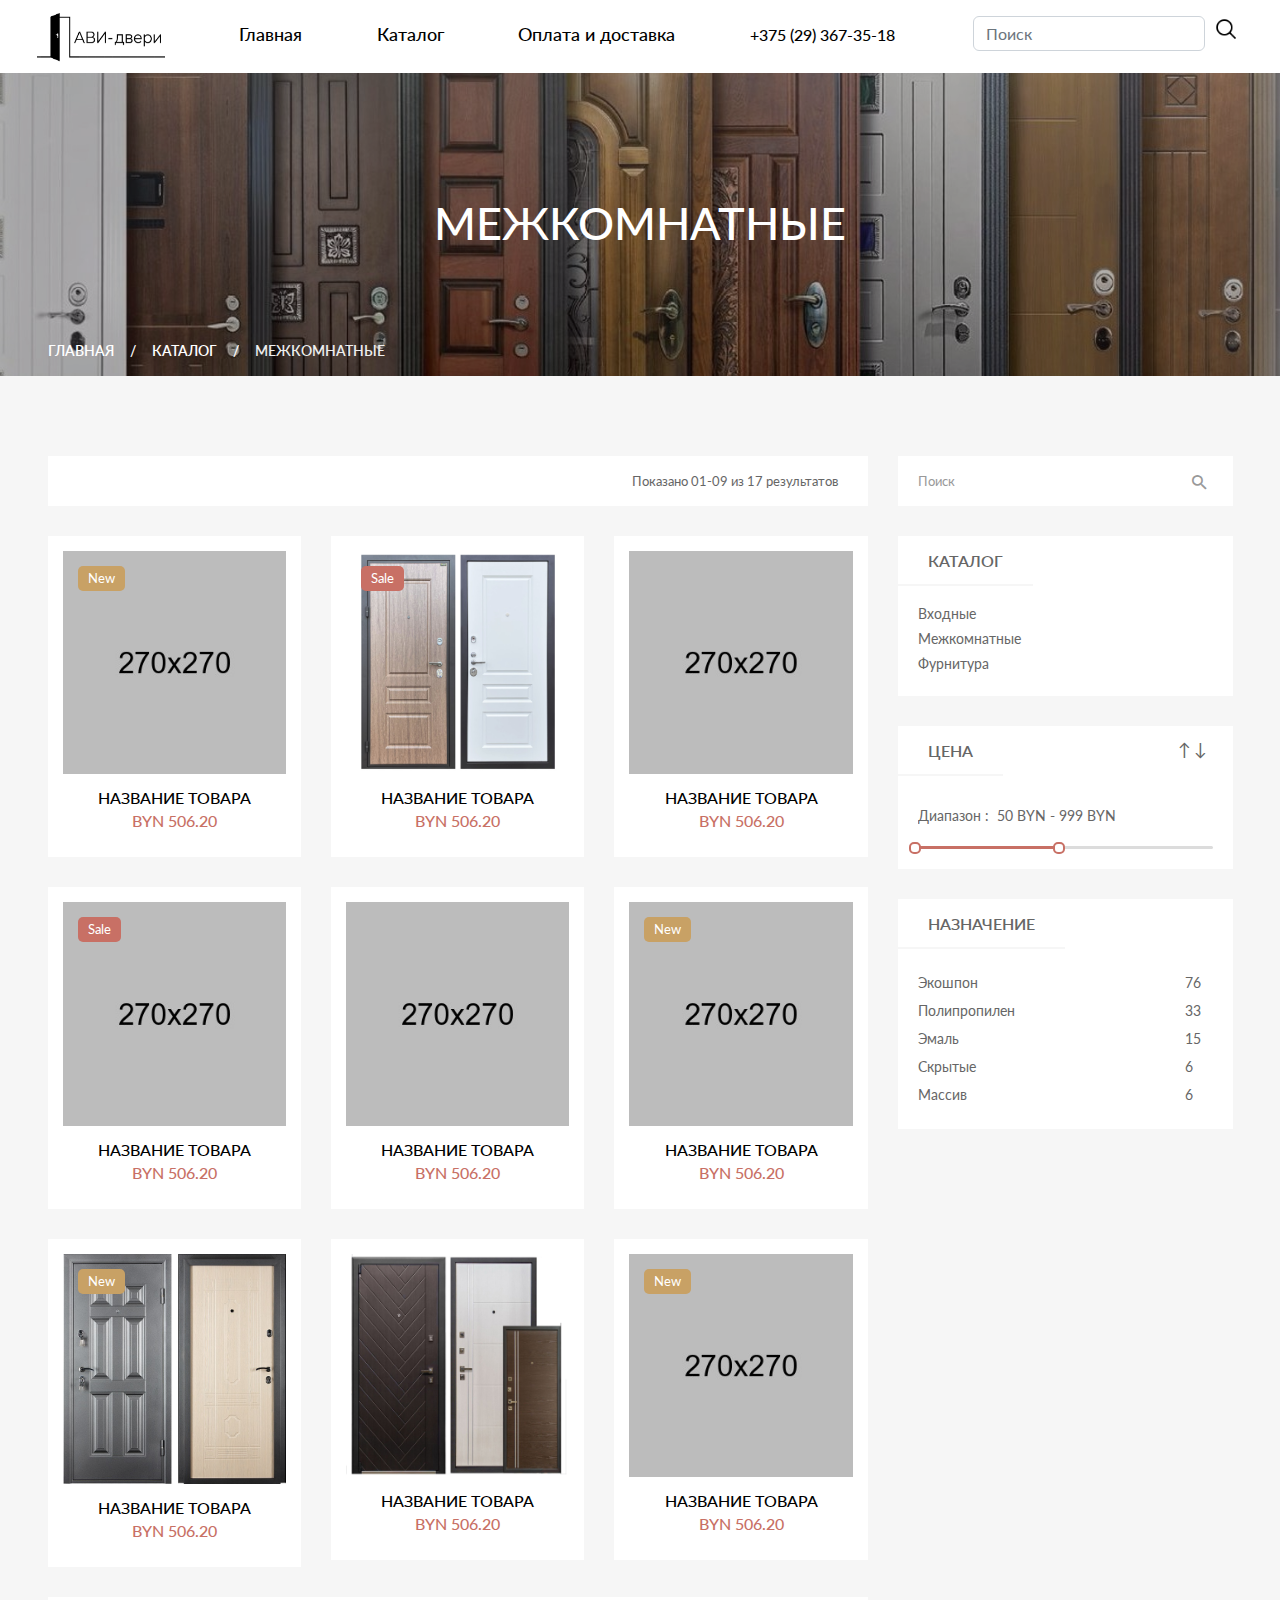
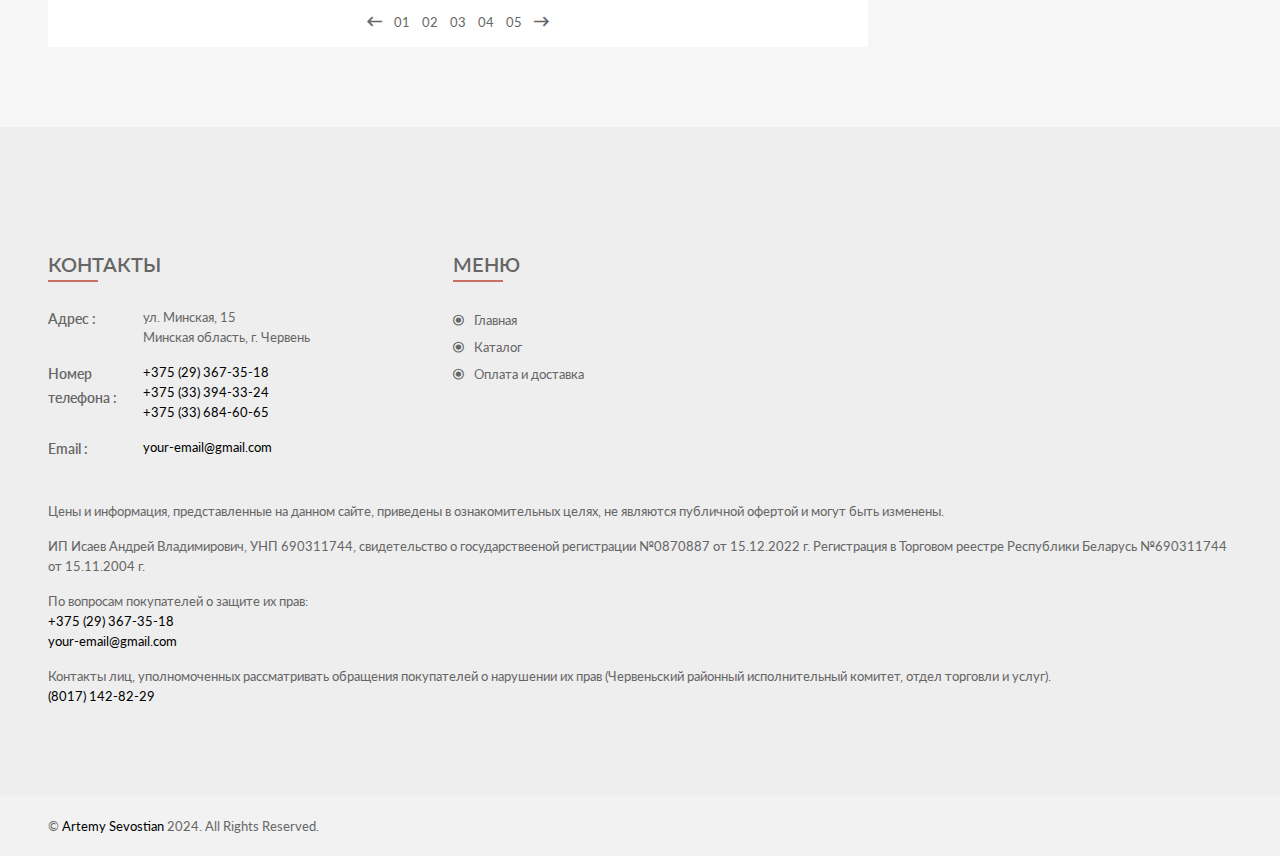
<file: Interior-rooms.html>
<!doctype html>
<html class="no-js" lang="en">
    <head>
        <meta charset="utf-8">
        <meta http-equiv="x-ua-compatible" content="ie=edge">
        <title>Межкомнатные двери</title>
        <meta name="description" content="Hurst – Furniture Store eCommerce HTML Template is a clean and elegant design – suitable for selling flower, cookery, accessories, fashion, high fashion, accessories, digital, kids, watches, jewelries, shoes, kids, furniture, sports….. It has a fully responsive width adjusts automatically to any screen size or resolution.">
        <meta name="viewport" content="width=device-width, initial-scale=1">

        <link rel="shortcut icon" type="image/x-icon" href="img/logo/logo_1.png">
        <!-- Place favicon.ico in the root directory -->
        
        <!-- Google Font -->
        <link href='https://fonts.googleapis.com/css?family=Lato:400,700,900' rel='stylesheet' type='text/css'>
        <link href='https://fonts.googleapis.com/css?family=Bree+Serif' rel='stylesheet' type='text/css'>

        <!-- all css here -->
        <!-- bootstrap v3.3.6 css -->
        <link rel="stylesheet" href="css/bootstrap.min.css">
        <!-- animate css -->
        <link rel="stylesheet" href="css/animate.min.css">
        <!-- jquery-ui.min css -->
        <link rel="stylesheet" href="css/jquery-ui.min.css">
        <!-- meanmenu css -->
        <link rel="stylesheet" href="css/meanmenu.min.css">
        <!-- nivo-slider css -->
        <link rel="stylesheet" href="lib/css/nivo-slider.css">
        <link rel="stylesheet" href="lib/css/preview.css">
        <!-- slick css -->
        <link rel="stylesheet" href="css/slick.min.css">
        <!-- lightbox css -->
        <link rel="stylesheet" href="css/lightbox.min.css">
        <!-- material-design-iconic-font css -->
        <link rel="stylesheet" href="css/material-design-iconic-font.css">
        <!-- All common css of theme -->
        <link rel="stylesheet" href="css/default.css">
        <!-- style css -->
        <link rel="stylesheet" href="style.min.css">
        <!-- shortcode css -->
        <link rel="stylesheet" href="css/shortcode.css">
        <!-- responsive css -->
        <link rel="stylesheet" href="css/responsive.css">
        <!-- modernizr css -->
        <script src="js/vendor/modernizr-3.11.2.min.js"></script>
    </head>
    <body>
    <!-- WRAPPER START -->
    <!-- WRAPPER START -->
    <div class="wrapper bg-dark-white">
        <header class="header">
            <a class="header-brand" href="index.html">
                <img src="img/logo/logo.png" alt="">
            </a>
            <a class="header-menu" href="index.html">Главная</a>
            <a class="header-menu" href="catalog.html">Каталог</a>
            <a class="header-menu" href="opl-dos.html">Оплата и доставка</a>
            <a class="header-menu" href="80293673518" style="font-size: 0.9em; margin: 1.5em 0 0 0">+375 (29) 367-35-18</a>
            <form class="d-flex">
                <input class="form-control me-2" type="search" placeholder="Поиск" aria-label="Search">
                <a class="search-img" href="#">
                    <img src="img/search.png" alt="" width="30" height="30" class="d-inline-block align-top" alt="CoreUI Logo">
                </a>
            </form>
        </header>
        <!-- Mobile-menu start -->
        <div class="mobile-menu-area">
            <div class="container-fluid">
                <div class="row">
                    <div class="col-xs-12 d-block d-md-none">
                        <div class="mobile-menu">
                            <a class="header-logo-link" href="index.html"><img src="img/logo/logo2.png" alt="Ави-двери"></a>
                            <nav id="dropdown">
                                <ul>
                                    <li><a href="index.html">Главная</a></li>
                                    <li><a href="catalog.html">Каталог</a></li>
                                    <li><a class="header-menu" href="opl-dos.html">Оплата и доставка</a></li>
                                    <li><a class="header-menu" href="80293673518">+375 (29) 367-35-18</a></li>
                                    <li><a class="header-menu" href="80333943324">+375 (33) 394-33-24</a></li>
                                </ul>
                            </nav>
                        </div>
                    </div>
                </div>
            </div>
        </div>
        <!-- Mobile-menu end -->
        <!-- HEADING-BANNER START -->
            <div class="heading-banner-area overlay-bg">
                <div class="container">
                    <div class="row">
                        <div class="col-md-12">
                            <div class="heading-banner">
                                <div class="heading-banner-title">
                                    <h2>Межкомнатные</h2>
                                </div>
                                <div class="breadcumbs pb-15">
                                    <ul>
                                        <li><a href="index.html">Главная</a></li>
                                        <li><a href="catalog.html">Каталог</a></li>
                                        <li>Межкомнатные</li>
                                    </ul>
                                </div>
                            </div>
                        </div>
                    </div>
                </div>
            </div>
            <!-- HEADING-BANNER END -->
            <!-- PRODUCT-AREA START -->
            <div class="product-area pt-80 pb-80 product-style-2">
                <div class="container">
                    <div class="row">
                        <div class="col-md-9 col-sm-12 col-xs-12">
                            <!-- Shop-Content End -->
                            <div class="shop-content mt-xs-30">
                                <div class="product-option mb-30 clearfix">
                                    <div class="showing text-end d-none d-md-block">
                                        <p class="mb-0">Показано 01-09 из 17 результатов</p>
                                    </div>
                                </div>
                                <!-- Tab panes -->
                                <div class="tab-content">
                                    <div class="tab-pane active" id="grid-view">                            
                                        <div class="row">
                                            <!-- Single-product start -->
                                            <div class="col-lg-4 col-md-6">
                                                <div class="single-product">
                                                    <div class="product-img">
                                                        <span class="pro-label new-label">new</span>
                                                        <a href="single-product.html"><img src="img/product/6.jpg" alt="" /></a>
                                                    </div>
                                                    <div class="product-info clearfix text-center">
                                                        <div class="fix">
                                                            <h4 class="post-title"><a href="single-product.html">Название товара</a></h4>
                                                            <span class="pro-price-2">BYN 506.20</span>
                                                        </div>
                                                    </div>
                                                    <div class="product-details">
                                                        <ul>
                                                            <li>Толщина полотна 116 мм</li>
                                                            <li>Толщина стального листа с полимерным покрытием 1,2 мм</li>
                                                            <li>3 контура уплотнения (1 магнитный)</li>
                                                            <li>3 осевые петли на подшипнике</li>
                                                        </ul>
                                                    </div>
                                                </div>
                                            </div>
                                            <!-- Single-product end -->
                                            <!-- Single-product start -->
                                            <div class="col-lg-4 col-md-6">
                                                <div class="single-product">
                                                    <div class="product-img">
                                                        <span class="pro-label sale-label">Sale</span>

                                                        <a href="single-product.html"><img src="img/product/3.jpg" alt="" /></a>
                                                    </div>
                                                    <div class="product-info clearfix text-center">
                                                        <div class="fix">
                                                            <h4 class="post-title"><a href="single-product.html">Название товара</a></h4>
                                                            <span class="pro-price-2">BYN 506.20</span>
                                                        </div>
                                                    </div>
                                                    <div class="product-details">
                                                        <ul>
                                                            <li>Толщина полотна 116 мм</li>
                                                            <li>Толщина стального листа с полимерным покрытием 1,2 мм</li>
                                                            <li>3 контура уплотнения (1 магнитный)</li>
                                                            <li>3 осевые петли на подшипнике</li>
                                                        </ul>
                                                    </div>
                                                </div>
                                            </div>
                                            <!-- Single-product end -->
                                            <!-- Single-product start -->
                                            <div class="col-lg-4 col-md-6">
                                                <div class="single-product">
                                                    <div class="product-img">
                                                        <a href="single-product.html"><img src="img/product/7.jpg" alt="" /></a>
                                                    </div>
                                                    <div class="product-info clearfix text-center">
                                                        <div class="fix">
                                                            <h4 class="post-title"><a href="single-product.html">Название товара</a></h4>
                                                            <span class="pro-price-2">BYN 506.20</span>
                                                        </div>
                                                    </div>
                                                    <div class="product-details">
                                                        <ul>
                                                            <li>Толщина полотна 116 мм</li>
                                                            <li>Толщина стального листа с полимерным покрытием 1,2 мм</li>
                                                            <li>3 контура уплотнения (1 магнитный)</li>
                                                            <li>3 осевые петли на подшипнике</li>
                                                        </ul>
                                                    </div>
                                                </div>
                                            </div>
                                            <!-- Single-product end -->
                                            <!-- Single-product start -->
                                            <div class="col-lg-4 col-md-6">
                                                <div class="single-product">
                                                    <div class="product-img">
                                                        <span class="pro-label sale-label">sale</span>
                                                        <a href="single-product.html"><img src="img/product/10.jpg" alt="" /></a>
                                                    </div>
                                                    <div class="product-info clearfix text-center">
                                                        <div class="fix">
                                                            <h4 class="post-title"><a href="single-product.html">Название товара</a></h4>
                                                            <span class="pro-price-2">BYN 506.20</span>
                                                        </div>
                                                    </div>
                                                    <div class="product-details">
                                                        <ul>
                                                            <li>Толщина полотна 116 мм</li>
                                                            <li>Толщина стального листа с полимерным покрытием 1,2 мм</li>
                                                            <li>3 контура уплотнения (1 магнитный)</li>
                                                            <li>3 осевые петли на подшипнике</li>
                                                        </ul>
                                                    </div>
                                                </div>
                                            </div>
                                            <!-- Single-product end -->
                                            <!-- Single-product start -->
                                            <div class="col-lg-4 col-md-6">
                                                <div class="single-product">
                                                    <div class="product-img">
                                                        <a href="single-product.html"><img src="img/product/8.jpg" alt="" /></a>
                                                    </div>
                                                    <div class="product-info clearfix text-center">
                                                        <div class="fix">
                                                            <h4 class="post-title"><a href="single-product.html">Название товара</a></h4>
                                                            <span class="pro-price-2">BYN 506.20</span>
                                                        </div>
                                                    </div>
                                                    <div class="product-details">
                                                        <ul>
                                                            <li>Толщина полотна 116 мм</li>
                                                            <li>Толщина стального листа с полимерным покрытием 1,2 мм</li>
                                                            <li>3 контура уплотнения (1 магнитный)</li>
                                                            <li>3 осевые петли на подшипнике</li>
                                                        </ul>
                                                    </div>
                                                </div>
                                            </div>
                                            <!-- Single-product end -->
                                            <!-- Single-product start -->
                                            <div class="col-lg-4 col-md-6">
                                                <div class="single-product">
                                                    <div class="product-img">
                                                        <span class="pro-label new-label">new</span>
                                                        <a href="single-product.html"><img src="img/product/11.jpg" alt="" /></a>
                                                    </div>
                                                    <div class="product-info clearfix text-center">
                                                        <div class="fix">
                                                            <h4 class="post-title"><a href="single-product.html">Название товара</a></h4>
                                                            <span class="pro-price-2">BYN 506.20</span>
                                                        </div>
                                                    </div>
                                                    <div class="product-details">
                                                        <ul>
                                                            <li>Толщина полотна 116 мм</li>
                                                            <li>Толщина стального листа с полимерным покрытием 1,2 мм</li>
                                                            <li>3 контура уплотнения (1 магнитный)</li>
                                                            <li>3 осевые петли на подшипнике</li>
                                                        </ul>
                                                    </div>
                                                </div>
                                            </div>
                                            <!-- Single-product end -->
                                            <!-- Single-product start -->
                                            <div class="col-lg-4 col-md-6">
                                                <div class="single-product">
                                                    <div class="product-img">
                                                        <span class="pro-label new-label">new</span>
                                                        <a href="single-product.html"><img src="img/product/2.jpg" alt="" /></a>
                                                    </div>
                                                    <div class="product-info clearfix text-center">
                                                        <div class="fix">
                                                            <h4 class="post-title"><a href="single-product.html">Название товара</a></h4>
                                                            <span class="pro-price-2">BYN 506.20</span>
                                                        </div>
                                                    </div>
                                                    <div class="product-details">
                                                        <ul>
                                                            <li>Толщина полотна 116 мм</li>
                                                            <li>Толщина стального листа с полимерным покрытием 1,2 мм</li>
                                                            <li>3 контура уплотнения (1 магнитный)</li>
                                                            <li>3 осевые петли на подшипнике</li>
                                                        </ul>
                                                    </div>
                                                </div>
                                            </div>
                                            <!-- Single-product end -->
                                            <!-- Single-product start -->
                                            <div class="col-lg-4 col-md-6">
                                                <div class="single-product">
                                                    <div class="product-img">
                                                        <a href="single-product.html"><img src="img/product/1.jpg" alt="" /></a>
                                                    </div>
                                                    <div class="product-info clearfix text-center">
                                                        <div class="fix">
                                                            <h4 class="post-title"><a href="single-product.html">Название товара</a></h4>
                                                            <span class="pro-price-2">BYN 506.20</span>
                                                        </div>
                                                    </div>
                                                    <div class="product-details">
                                                        <ul>
                                                            <li>Толщина полотна 116 мм</li>
                                                            <li>Толщина стального листа с полимерным покрытием 1,2 мм</li>
                                                            <li>3 контура уплотнения (1 магнитный)</li>
                                                            <li>3 осевые петли на подшипнике</li>
                                                        </ul>
                                                    </div>
                                                </div>
                                            </div>
                                            <!-- Single-product end -->
                                            <!-- Single-product start -->
                                            <div class="col-lg-4 col-md-6">
                                                <div class="single-product">
                                                    <div class="product-img">
                                                        <span class="pro-label new-label">new</span>
                                                        <a href="single-product.html"><img src="img/product/12.jpg" alt="" /></a>
                                                    </div>
                                                    <div class="product-info clearfix text-center">
                                                        <div class="fix">
                                                            <h4 class="post-title"><a href="single-product.html">Название товара</a></h4>
                                                            <span class="pro-price-2">BYN 506.20</span>
                                                        </div>
                                                    </div>
                                                    <div class="product-details">
                                                        <ul>
                                                            <li>Толщина полотна 116 мм</li>
                                                            <li>Толщина стального листа с полимерным покрытием 1,2 мм</li>
                                                            <li>3 контура уплотнения (1 магнитный)</li>
                                                            <li>3 осевые петли на подшипнике</li>
                                                        </ul>
                                                    </div>
                                                </div>
                                            </div>
                                            <!-- Single-product end -->
                                        </div>
                                    </div>
                                </div>
                                <!-- Pagination start -->
                                <div class="shop-pagination  text-center">
                                    <div class="pagination">
                                        <ul>
                                            <li><a href="#"><i class="zmdi zmdi-long-arrow-left"></i></a></li>
                                            <li><a href="#">01</a></li>
                                            <li><a class="active" href="#">02</a></li>
                                            <li><a href="#">03</a></li>
                                            <li><a href="#">04</a></li>
                                            <li><a href="#">05</a></li>
                                            <li><a href="#"><i class="zmdi zmdi-long-arrow-right"></i></a></li>
                                        </ul>
                                    </div>
                                </div>
                                <!-- Pagination end -->
                            </div>
                            <!-- Shop-Content End -->
                        </div>
                        <div class="col-md-3 col-sm-12 col-xs-12">
                            <!-- Widget-Search start -->
                            <aside class="widget widget-search mb-30">
                                <form action="#">
                                    <input type="text" placeholder="Поиск" />
                                    <button type="submit">
                                        <i class="zmdi zmdi-search"></i>
                                    </button>
                                </form>
                            </aside>
                            <!-- Widget-search end -->
                            <!-- Widget-Categories start -->
                            <aside class="widget widget-categories  mb-30">
                                <div class="widget-title">
                                    <h4>Каталог</h4>
                                </div>
                                <div id="cat-treeview"  class="widget-info product-cat boxscrol2">
                                    <ul>
                                        <li><a href="entrance.html"><span>Входные</span></a></li>
                                        <li><a href="Interior-rooms.html"><span>Межкомнатные</span></a></li>
                                        <li><a href="accessories.html"><span>Фурнитура</span></a></li>
                                    </ul>
                                </div>
                            </aside>
                            <!-- Widget-categories end -->
                            <!-- Shop-Filter start -->
                            <aside class="widget shop-filter mb-30">
                                <div class="widget-title">
                                    <h4>Цена</h4>
                                    <div class="price__label" >
                                        <input type="radio" id="button1" name="buttons">
                                        <label for="button1">↑</label>
                                        <input type="radio" id="button2" name="buttons">
                                        <label for="button2">↓</label>
                                    </div>
                                </div>
                                <div class="widget-info">
                                    <div class="price_filter">
                                        <div class="price_slider_amount">
                                            <input type="submit"  value="Диапазон :"/>
                                            <input type="text" id="amount" name="price"  placeholder="Add Your Price" />
                                        </div>
                                        <div id="slider-range"></div>
                                    </div>
                                </div>
                            </aside>
                            <!-- Shop-Filter end -->
                            <!-- Widget-Manufacturer start -->
                            <aside class="widget widget-color mb-30">
                                <div class="widget-title">
                                    <h4>Назначение</h4>
                                </div>
                                <div class="widget-info color-filter clearfix">
                                    <ul>
                                        <li><a href="#">Экошпон<span class="count">76</span></a></li>
                                        <li><a href="#">Полипропилен<span class="count">33</span></a></li>
                                        <li><a href="#">Эмаль<span class="count">15</span></a></li>
                                        <li><a href="#">Скрытые<span class="count">6</span></a></li>
                                        <li><a href="#">Массив<span class="count">6</span></a></li>
                                    </ul>
                                </div>
                            </aside>
                            <!-- Widget-Manufacturer end -->
                        </div>
                    </div>
                </div>
            </div>
            <!-- PRODUCT-AREA END -->
        <!-- FOOTER START -->
        <footer>
            <!-- Footer-area start -->
            <div class="footer-area footer-2">
                <div class="container">
                    <div class="row">
                        <div class="col-lg-4 col-md-6">
                            <div class="single-footer">
                                <h3 class="footer-title  title-border">Контакты</h3>
                                <ul class="footer-contact">
                                    <li><span>Адрес :</span>ул. Минская, 15<br>Минская область, г. Червень</li>
                                    <li><span>Номер телефона :</span>
                                        <a href="80293673518">+375 (29) 367-35-18</a><br>
                                        <a href="80333943324">+375 (33) 394-33-24</a><br>
                                        <a href="80336846065">+375 (33) 684-60-65</a>
                                    </li>
                                    <li><span>Email :</span>
                                        <a href="mailto:your-email@gmail.com">your-email@gmail.com</a>
                                    </li>
                                </ul>
                            </div>
                        </div>
                        <div class="col-lg-2 col-md-3 col-sm-6">
                            <div class="single-footer">
                                <h3 class="footer-title  title-border">Меню</h3>
                                <ul class="footer-menu">
                                    <li><a href="index.html"><i class="zmdi zmdi-dot-circle"></i>Главная</a></li>
                                    <li><a href="catalog.html"><i class="zmdi zmdi-dot-circle"></i>Каталог</a></li>
                                    <li><a href="opl-dos.html"><i class="zmdi zmdi-dot-circle"></i>Оплата и доставка</a></li>
                                </ul>
                            </div>
                        </div>
                        <div class="footer-text">
                            <p><br><br>Цены и информация, представленные на данном сайте, приведены в ознакомительных целях, не являются публичной офертой и могут быть изменены.</p>
                            <p>ИП Исаев Андрей Владимирович, УНП 690311744, свидетельство о государствееной регистрации №0870887 от 15.12.2022 г. Регистрация в Торговом реестре Республики Беларусь №690311744 от 15.11.2004 г.</p>
                            <p>По вопросам покупателей о защите их прав:<br><a href="80293673518">+375 (29) 367-35-18</a><br><a href="mailto:your-email@gmail.com">your-email@gmail.com</a></p>
                            <p>Контакты лиц, уполномоченных рассматривать обращения покупателей о нарушении их прав (Червеньский районный исполнительный комитет, отдел торговли и услуг).
                                <br><a href="80171428229">(8017) 142-82-29</a>
                            </p>
                        </div>
                    </div>
                </div>
            </div>
            <!-- Footer-area end -->
            <!-- Copyright-area start -->
            <div class="copyright-area copyright-2">
                <div class="container">
                    <div class="row">
                        <div class="col-md-6">
                            <div class="copyright">
                                <p class="mb-0">&copy; <a href="" target="_blank">Artemy Sevostian </a> 2024. All Rights Reserved.</p>
                            </div>
                        </div>
                    </div>
                </div>
            </div>
            <!-- Copyright-area start -->
        </footer>
        <!-- FOOTER END -->

    </div>
    <!-- WRAPPER END -->

        <!-- all js here -->
        <!-- jquery latest version -->
        <script src="js/vendor/jquery-3.6.0.min.js"></script>
		<script src="js/vendor/jquery-migrate-3.3.2.min.js"></script>
        <!-- bootstrap js -->
        <script src="js/bootstrap.bundle.min.js"></script>
        <!-- jquery.meanmenu js -->
        <script src="js/jquery.meanmenu.js"></script>
        <!-- slick.min js -->
        <script src="js/slick.min.js"></script>
        <!-- jquery.treeview js -->
        <script src="js/jquery.treeview.js"></script>
        <!-- lightbox.min js -->
        <script src="js/lightbox.min.js"></script>
        <!-- jquery-ui js -->
        <script src="js/jquery-ui.min.js"></script>
        <!-- jquery.nivo.slider js -->
        <script src="lib/js/jquery.nivo.slider.js"></script>
        <script src="lib/home.js"></script>
        <!-- jquery.nicescroll.min js -->
        <script src="js/jquery.nicescroll.min.js"></script>
        <!-- countdon.min js -->
        <script src="js/countdon.min.js"></script>
        <!-- wow js -->
        <script src="js/wow.min.js"></script>
        <!-- plugins js -->
        <script src="js/plugins.js"></script>
        <!-- main js -->
        <script src="js/main.min.js"></script>
    </body>
</html>
</file>
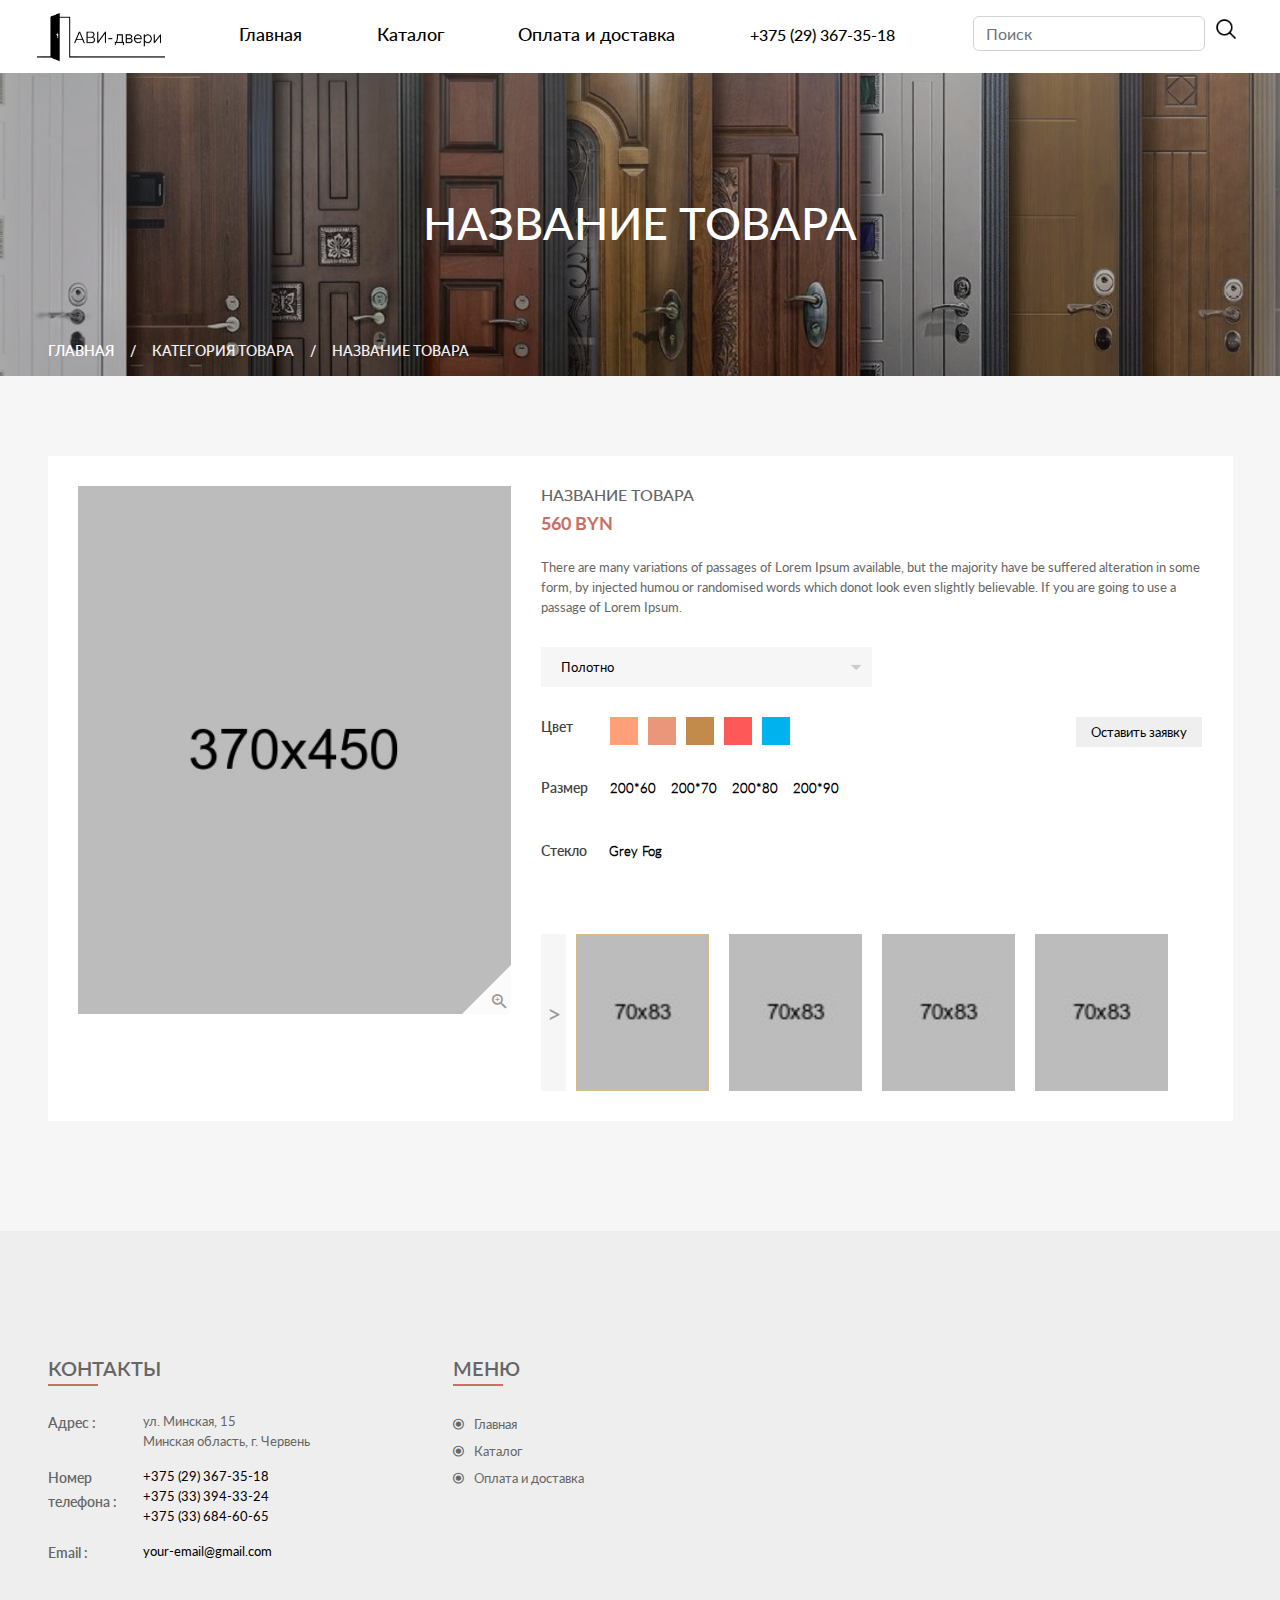
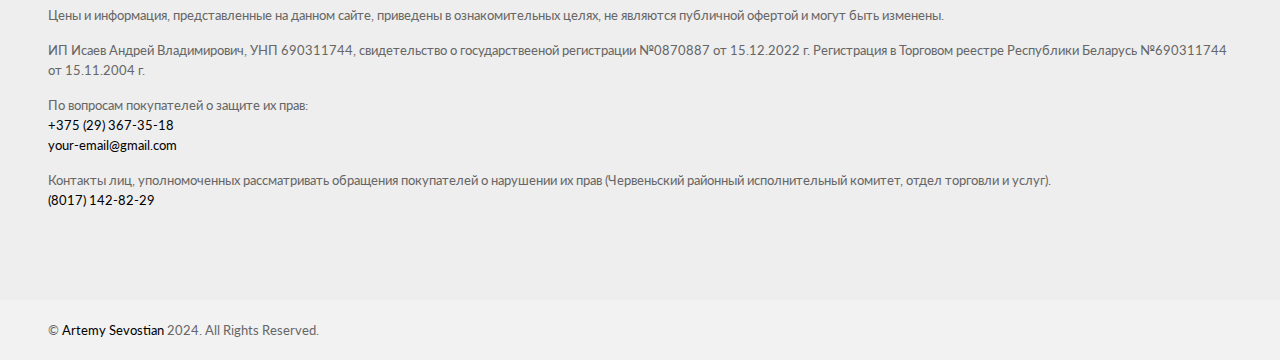
<file: single-product.html>
<!doctype html>
<html class="no-js" lang="en">
	<head>
		<meta charset="utf-8">
		<meta http-equiv="x-ua-compatible" content="ie=edge">
		<title>Товар</title>
		<meta name="description" content="Hurst – Furniture Store eCommerce HTML Template is a clean and elegant design – suitable for selling flower, cookery, accessories, fashion, high fashion, accessories, digital, kids, watches, jewelries, shoes, kids, furniture, sports….. It has a fully responsive width adjusts automatically to any screen size or resolution.">
		<meta name="viewport" content="width=device-width, initial-scale=1">

		<link rel="shortcut icon" type="image/x-icon" href="img/logo/logo_1.png">
		<!-- Place favicon.ico in the root directory -->
		
		<!-- Google Font -->
		<link href='https://fonts.googleapis.com/css?family=Lato:400,700,900' rel='stylesheet' type='text/css'>
		<link href='https://fonts.googleapis.com/css?family=Bree+Serif' rel='stylesheet' type='text/css'>

		<!-- all css here -->
		<!-- bootstrap v3.3.6 css -->
		<link rel="stylesheet" href="css/bootstrap.min.css">
		<!-- animate css -->
		<link rel="stylesheet" href="css/animate.min.css">
		<!-- jquery-ui.min css -->
		<link rel="stylesheet" href="css/jquery-ui.min.css">
		<!-- meanmenu css -->
		<link rel="stylesheet" href="css/meanmenu.min.css">
		<!-- nivo-slider css -->
		<link rel="stylesheet" href="lib/css/nivo-slider.css">
		<link rel="stylesheet" href="lib/css/preview.css">
		<!-- slick css -->
		<link rel="stylesheet" href="css/slick.min.css">
		<!-- lightbox css -->
		<link rel="stylesheet" href="css/lightbox.min.css">
		<!-- material-design-iconic-font css -->
		<link rel="stylesheet" href="css/material-design-iconic-font.css">
		<!-- All common css of theme -->
		<link rel="stylesheet" href="css/default.css">
		<!-- style css -->
		<link rel="stylesheet" href="style.min.css">
        <!-- shortcode css -->
        <link rel="stylesheet" href="css/shortcode.css">
		<!-- responsive css -->
		<link rel="stylesheet" href="css/responsive.css">
		<!-- modernizr css -->
		<script src="js/vendor/modernizr-3.11.2.min.js"></script>
	</head>
	<body>
	<body>
	<!-- WRAPPER START -->
	<div class="wrapper bg-dark-white">
		<header class="header">
			<a class="header-brand" href="index.html">
				<img src="img/logo/logo.png" alt="">
			</a>
			<a class="header-menu" href="index.html">Главная</a>
			<a class="header-menu" href="catalog.html">Каталог</a>
			<a class="header-menu" href="opl-dos.html">Оплата и доставка</a>
			<a class="header-menu" href="80293673518" style="font-size: 0.9em; margin: 1.5em 0 0 0">+375 (29) 367-35-18</a>
			<form class="d-flex">
				<input class="form-control me-2" type="search" placeholder="Поиск" aria-label="Search">
				<a class="search-img" href="#">
					<img src="img/search.png" alt="" width="30" height="30" class="d-inline-block align-top" alt="CoreUI Logo">
				</a>
			</form>
		</header>
		<!-- Mobile-menu start -->
		<div class="mobile-menu-area">
			<div class="container-fluid">
				<div class="row">
					<div class="col-xs-12 d-block d-md-none">
						<div class="mobile-menu">
							<a class="header-logo-link" href="index.html"><img src="img/logo/logo2.png" alt="Ави-двери"></a>
							<nav id="dropdown">
								<ul>
									<li><a href="index.html">Главная</a></li>
									<li><a href="catalog.html">Каталог</a></li>
									<li><a class="header-menu" href="opl-dos.html">Оплата и доставка</a></li>
									<li><a class="header-menu" href="80293673518">+375 (29) 367-35-18</a></li>
									<li><a class="header-menu" href="80333943324">+375 (33) 394-33-24</a></li>
								</ul>
							</nav>
						</div>
					</div>
				</div>
			</div>
		</div>
		<!-- Mobile-menu end -->
		<Style>
			.popup_application {
				display: none;
				width: 100%;
				height: 100%;
				position: fixed;
				background: rgba(151, 151, 151, 0.05);
				backdrop-filter: blur(4px);
				-webkit-background: rgba(151, 151, 151, 0.05);
				-webkit-backdrop-filter: blur(4px);
				top: 0;
				left: 0;
				overflow-y: auto;
				overflow-x: hidden;
				z-index: 99;
			}

			.popup__body {
				min-height: 100%;
				display: flex;
				justify-content: center;
				align-items: center;
				padding: 8.125em;
			}

			#contact-form {
				background-color: #c7c2c2;
				padding: 10px;
				border-radius: 10px;
			}

			.form__text>h4 {
				color:#5b3a29
			}

			.popup__cross_application{
				cursor: pointer;
				font-size: large;
				transition: 0.2s;
			}

			.popup__cross_application:hover{
				transform: scale(1.2);
			}
		</Style>
		<div class="send-message popup_application">
			<div class="popup__body popup__body_application">
				<form id="contact-form" action="#">
					<div class="form__text">
						<h4 class="title-1 title-border text-uppercase mb-30">Отправить заявку</h4>
						<div class="popup__cross_application" href="">✕</div>
					</div>
					<input type="text" name="con_name" placeholder="Имя" />
					<input type="text" name="con_email" placeholder="E-mail" />
					<textarea class="custom-textarea" name="con_message" placeholder="Текст сообщения"></textarea>
					<button class="button-one submit-button mt-20" data-text="Отправить" type="">Отправить</button>
					<p class="form-message"></p>
				</form>
			</div>
		</div>
			<!-- HEADING-BANNER START -->
			<div class="heading-banner-area overlay-bg">
				<div class="container">
					<div class="row">
						<div class="col-md-12">
							<div class="heading-banner">
								<div class="heading-banner-title">
									<h2>Название товара</h2>
								</div>
								<div class="breadcumbs pb-15">
									<ul>
										<li><a href="index.html">Главная</a></li>
										<li>Категория товара</li>
										<li>Название товара</li>
									</ul>
								</div>
							</div>
						</div>
					</div>
				</div>
			</div>
			<!-- HEADING-BANNER END -->
			<!-- PRODUCT-AREA START -->
			<div class="product-area single-pro-area pt-80 pb-80 product-style-2">
				<div class="container">	
					<div class="row shop-list single-pro-info no-sidebar">
						<!-- Single-product start -->
						<div class="col-lg-12">
							<div class="single-product clearfix">
								<!-- Single-pro-slider Big-photo start -->
								<div class="single-pro-slider single-big-photo view-lightbox slider-for">
									<div>
										<img src="img/single-product/medium/1.jpg" alt="" />
										<a class="view-full-screen" href="img/single-product/large/1.jpg"  data-lightbox="roadtrip" data-title="My caption">
											<i class="zmdi zmdi-zoom-in"></i>
										</a>
									</div>
									<div>
										<img src="img/single-product/medium/2.jpg" alt="" />
										<a class="view-full-screen" href="img/single-product/large/2.jpg"  data-lightbox="roadtrip" data-title="My caption">
											<i class="zmdi zmdi-zoom-in"></i>
										</a>
									</div>
									<div>
										<img src="img/single-product/medium/3.jpg" alt="" />
										<a class="view-full-screen" href="img/single-product/large/3.jpg"  data-lightbox="roadtrip" data-title="My caption">
											<i class="zmdi zmdi-zoom-in"></i>
										</a>
									</div>
									<div>
										<img src="img/single-product/medium/4.jpg" alt="" />
										<a class="view-full-screen" href="img/single-product/large/4.jpg"  data-lightbox="roadtrip" data-title="My caption">
											<i class="zmdi zmdi-zoom-in"></i>
										</a>
									</div>
									<div>
										<img src="img/single-product/medium/5.jpg" alt="" />
										<a class="view-full-screen" href="img/single-product/large/5.jpg"  data-lightbox="roadtrip" data-title="My caption">
											<i class="zmdi zmdi-zoom-in"></i>
										</a>
									</div>
								</div>	
								<!-- Single-pro-slider Big-photo end -->								
								<div class="product-info">
									<div class="fix">
										<h4 class="post-title floatleft">Название товара</h4>
									</div>
									<div class="fix option1 mb-20">
										<span class="pro-price">560 BYN</span>
									</div>
									<div class="product-description">
										<p>There are many variations of passages of Lorem Ipsum available, but the majority have be suffered alteration in some form, by injected humou or randomised words which donot look even slightly believable. If you are going to use a passage of Lorem Ipsum. </p>
									</div>
									<select id="selector" class="custom-select mb-30" onchange="changeContent()">
										<option value="option1">Полотно</option>
										<option value="option2">Комплект</option>
									</select>
									<!-- color start -->
									<div class="product__submit">
										<div>
											<div class="color-filter single-pro-color mb-20 clearfix">
												<ul>
													<li><span class="color-title text-capitalize">Цвет</span></li>
													<li><a data-title="Белый" class="active" href="#"><span class="color color-1"></span></a></li>
													<li><a data-title="Красный" href="#"><span class="color color-2"></span></a></li>
													<li><a data-title="Синий" href="#"><span class="color color-7"></span></a></li>
													<li><a data-title="Желтый" href="#"><span class="color color-3"></span></a></li>
													<li><a data-title="Зеленый" href="#"><span class="color color-4"></span></a></li>
												</ul>
											</div>
											<!-- color end -->
											<!-- Size start -->
											<div class="size-filter single-pro-size mb-35 clearfix">
												<ul>
													<li><span class="color-title text-capitalize">Размер</span></li>
													<div class="active__size">
														<li><a href="#">200*60</a></li>
														<li><a href="#">200*70</a></li>
														<li><a href="#">200*80</a></li>
														<li><a href="#">200*90</a></li>
													</div>
												</ul>
											</div>
											<div class="size-filter single-pro-size mb-35 clearfix">
												<ul>
													<li><span class="color-title text-capitalize">Стекло</span></li>
													<li><a class="active" href="#">Grey Fog</a></li>
												</ul>
											</div>
										</div>
										<button class="button-one submit-btn-4 open_popup_application" type="submit" data-text="Оставить заявку">Оставить заявку</button>
									</div>
									<!-- Size end -->
									<!-- Single-pro-slider Small-photo start -->
									<div class="single-pro-slider single-sml-photo slider-nav">
										<div>
											<img src="img/single-product/small/1.jpg" alt="" />
										</div>
										<div>
											<img src="img/single-product/small/2.jpg" alt="" />
										</div>
										<div>
											<img src="img/single-product/small/3.jpg" alt="" />
										</div>
										<div>
											<img src="img/single-product/small/4.jpg" alt="" />
										</div>
										<div>
											<img src="img/single-product/small/5.jpg" alt="" />
										</div>
									</div>
									<!-- Single-pro-slider Small-photo end -->
								</div>
							</div>
						</div>
						<!-- Single-product end -->
					</div>
					<!-- single-product-tab start -->
<!--					<div class="single-pro-tab">-->
<!--						<div id="information">-->
<!--							<div class="pro-tab-info pro-information">-->
<!--								<h3 class="tab-title title-border mb-30">Описание</h3>-->
<!--								<p>Lorem ipsum dolor sit amet, consectetur adipiscing elit. Integer accumsan egestas elese ifend. Phasellus a felis at est bibendum feugiat ut eget eni Praesent et messages in con sectetur posuere dolor non.</p>-->
<!--								<p>Lorem ipsum dolor sit amet, consectetur adipiscing elit. Integer accumsan egestas elese ifend. Phasellus a felis at est bibendum feugiat ut eget eni Praesent et messages in con sectetur posuere dolor non.</p>-->
<!--								<p>Lorem ipsum dolor sit amet, consectetur adipiscing elit. Integer accumsan egestas elese ifend. Phasellus a felis at est bibendum feugiat ut eget eni Praesent et messages in con sectetur posuere dolor non.</p>-->
<!--							</div>-->
<!--						</div>-->
<!--					</div>-->
				</div>
			</div>
			<!-- PRODUCT-AREA END -->
		<!-- FOOTER START -->
		<footer>
			<!-- Footer-area start -->
			<div class="footer-area footer-2">
				<div class="container">
					<div class="row">
						<div class="col-lg-4 col-md-6">
							<div class="single-footer">
								<h3 class="footer-title  title-border">Контакты</h3>
								<ul class="footer-contact">
									<li><span>Адрес :</span>ул. Минская, 15<br>Минская область, г. Червень</li>
									<li><span>Номер телефона :</span>
										<a href="80293673518">+375 (29) 367-35-18</a><br>
										<a href="80333943324">+375 (33) 394-33-24</a><br>
										<a href="80336846065">+375 (33) 684-60-65</a>
									</li>
									<li><span>Email :</span>
										<a href="mailto:your-email@gmail.com">your-email@gmail.com</a>
									</li>
								</ul>
							</div>
						</div>
						<div class="col-lg-2 col-md-3 col-sm-6">
							<div class="single-footer">
								<h3 class="footer-title  title-border">Меню</h3>
								<ul class="footer-menu">
									<li><a href="index.html"><i class="zmdi zmdi-dot-circle"></i>Главная</a></li>
									<li><a href="catalog.html"><i class="zmdi zmdi-dot-circle"></i>Каталог</a></li>
									<li><a href="opl-dos.html"><i class="zmdi zmdi-dot-circle"></i>Оплата и доставка</a></li>
								</ul>
							</div>
						</div>
						<div class="footer-text">
							<p><br><br>Цены и информация, представленные на данном сайте, приведены в ознакомительных целях, не являются публичной офертой и могут быть изменены.</p>
							<p>ИП Исаев Андрей Владимирович, УНП 690311744, свидетельство о государствееной регистрации №0870887 от 15.12.2022 г. Регистрация в Торговом реестре Республики Беларусь №690311744 от 15.11.2004 г.</p>
							<p>По вопросам покупателей о защите их прав:<br><a href="80293673518">+375 (29) 367-35-18</a><br><a href="mailto:your-email@gmail.com">your-email@gmail.com</a></p>
							<p>Контакты лиц, уполномоченных рассматривать обращения покупателей о нарушении их прав (Червеньский районный исполнительный комитет, отдел торговли и услуг).
								<br><a href="80171428229">(8017) 142-82-29</a>
							</p>
						</div>
					</div>
				</div>
			</div>
			<!-- Footer-area end -->
			<!-- Copyright-area start -->
			<div class="copyright-area copyright-2">
				<div class="container">
					<div class="row">
						<div class="col-md-6">
							<div class="copyright">
								<p class="mb-0">&copy; <a href="" target="_blank">Artemy Sevostian </a> 2024. All Rights Reserved.</p>
							</div>
						</div>
					</div>
				</div>
			</div>
			<!-- Copyright-area start -->
		</footer>
		<!-- FOOTER END -->

		</div>
		<!-- WRAPPER END -->

	<script>
		function changeContent() {
			const selectElement = document.getElementById("selector");
			const selectedValue = selectElement.value;
			const divElement = document.querySelector(".fix");
			const spanElement = document.querySelector(".pro-price");

			// Меняем класс div
			divElement.className = `fix ${selectedValue}`;

			// Меняем текст внутри span
			if (selectedValue === "option1") {
				spanElement.textContent = "560 BYN";
			} else if (selectedValue === "option2") {
				spanElement.textContent = "1200 BYN";
			}
		}
	</script>
		<!-- all js here -->
		<!-- jquery latest version -->
		<script src="js/vendor/jquery-3.6.0.min.js"></script>
		<script src="js/vendor/jquery-migrate-3.3.2.min.js"></script>
		<!-- bootstrap js -->
		<script src="js/bootstrap.bundle.min.js"></script>
		<!-- jquery.meanmenu js -->
		<script src="js/jquery.meanmenu.js"></script>
		<!-- slick.min js -->
		<script src="js/slick.min.js"></script>
		<!-- jquery.treeview js -->
		<script src="js/jquery.treeview.js"></script>
		<!-- lightbox.min js -->
		<script src="js/lightbox.min.js"></script>
		<!-- jquery-ui js -->
		<script src="js/jquery-ui.min.js"></script>
		<!-- jquery.nivo.slider js -->
		<script src="lib/js/jquery.nivo.slider.js"></script>
		<script src="lib/home.js"></script>
		<!-- jquery.nicescroll.min js -->
		<script src="js/jquery.nicescroll.min.js"></script>
		<!-- countdon.min js -->
		<script src="js/countdon.min.js"></script>
		<!-- wow js -->
		<script src="js/wow.min.js"></script>
		<!-- plugins js -->
		<script src="js/plugins.js"></script>
		<!-- main js -->
		<script src="js/main.min.js"></script>

		<script src="js/popupSubmitApplication.js"></script>
	</body>
</html>
</file>
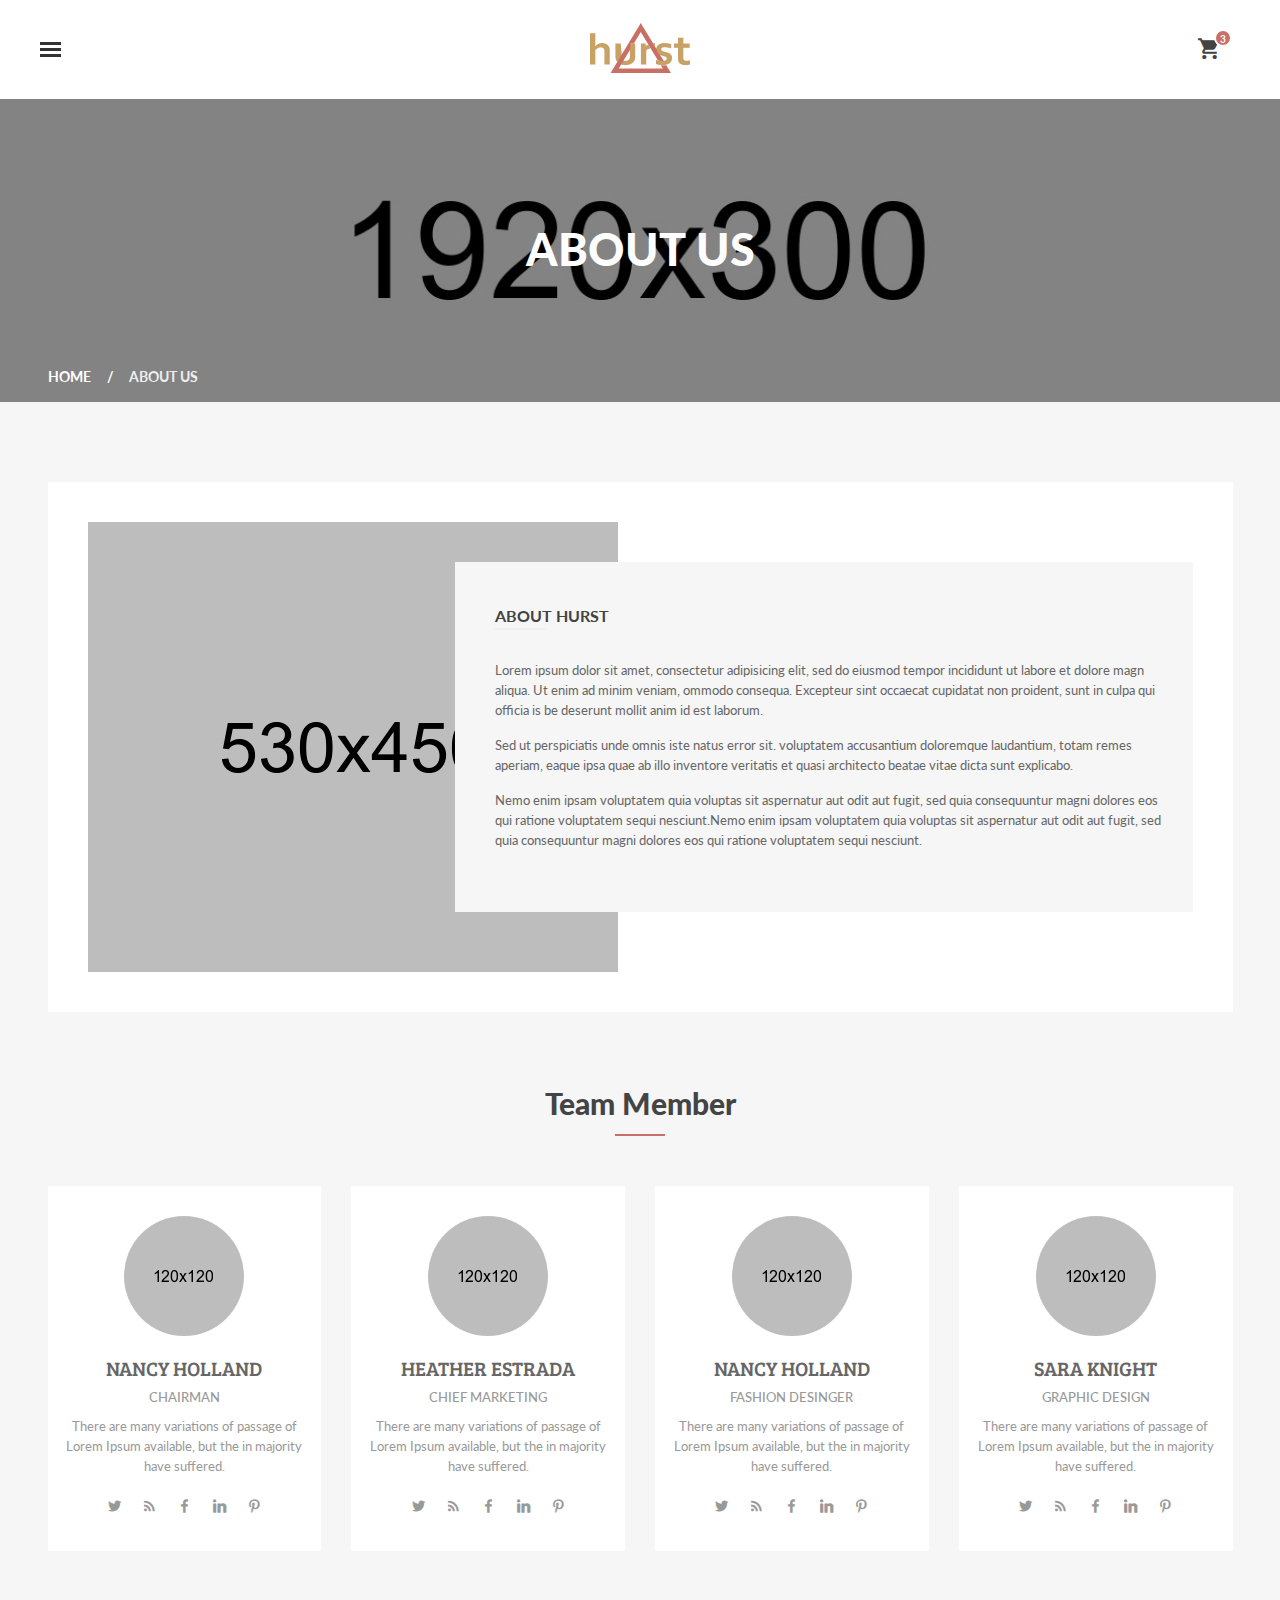
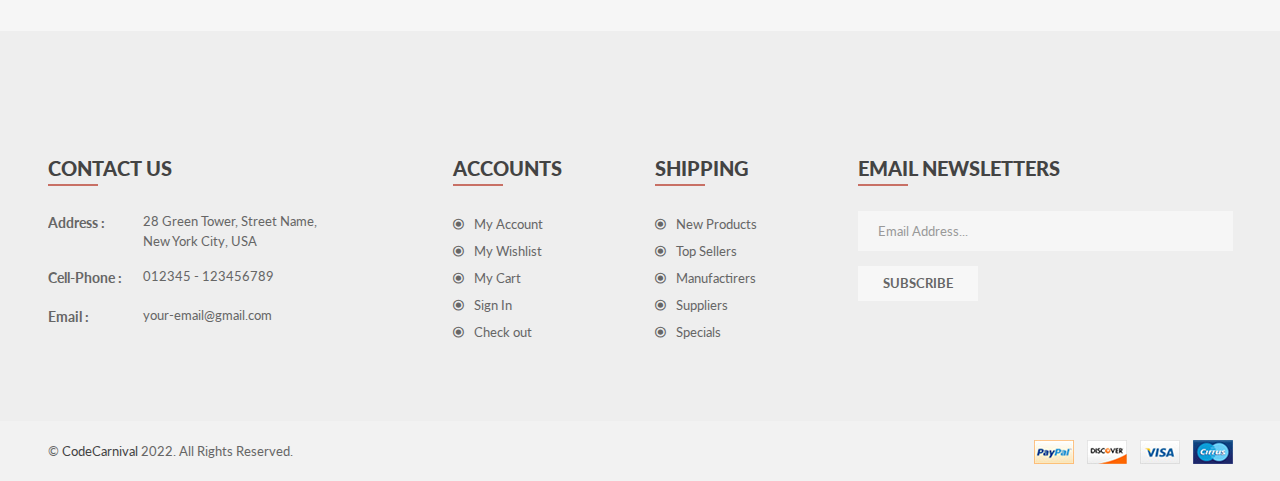
<file: hurst/about.html>
<!doctype html>
<html class="no-js" lang="en">
	<head>
		<meta charset="utf-8">
		<meta http-equiv="x-ua-compatible" content="ie=edge">
		<title>About Us || Hurst</title>
		<meta name="description" content="Hurst – Furniture Store eCommerce HTML Template is a clean and elegant design – suitable for selling flower, cookery, accessories, fashion, high fashion, accessories, digital, kids, watches, jewelries, shoes, kids, furniture, sports….. It has a fully responsive width adjusts automatically to any screen size or resolution.">
		<meta name="viewport" content="width=device-width, initial-scale=1">

		<link rel="shortcut icon" type="image/x-icon" href="img/favicon.ico">
		<!-- Place favicon.ico in the root directory -->
		
		<!-- Google Font -->
		<link href='https://fonts.googleapis.com/css?family=Lato:400,700,900' rel='stylesheet' type='text/css'>
		<link href='https://fonts.googleapis.com/css?family=Bree+Serif' rel='stylesheet' type='text/css'>

		<!-- all css here -->
		<!-- bootstrap v3.3.6 css -->
		<link rel="stylesheet" href="css/bootstrap.min.css">
		<!-- animate css -->
		<link rel="stylesheet" href="css/animate.min.css">
		<!-- jquery-ui.min css -->
		<link rel="stylesheet" href="css/jquery-ui.min.css">
		<!-- meanmenu css -->
		<link rel="stylesheet" href="css/meanmenu.min.css">
		<!-- nivo-slider css -->
		<link rel="stylesheet" href="lib/css/nivo-slider.css">
		<link rel="stylesheet" href="lib/css/preview.css">
		<!-- slick css -->
		<link rel="stylesheet" href="css/slick.min.css">
		<!-- lightbox css -->
		<link rel="stylesheet" href="css/lightbox.min.css">
		<!-- material-design-iconic-font css -->
		<link rel="stylesheet" href="css/material-design-iconic-font.css">
		<!-- All common css of theme -->
		<link rel="stylesheet" href="css/default.css">
		<!-- style css -->
		<link rel="stylesheet" href="style.min.css">
        <!-- shortcode css -->
        <link rel="stylesheet" href="css/shortcode.css">
		<!-- responsive css -->
		<link rel="stylesheet" href="css/responsive.css">
		<!-- modernizr css -->
		<script src="js/vendor/modernizr-3.11.2.min.js"></script>
	</head>
	<body>	
		<!-- WRAPPER START -->
		<div class="wrapper bg-dark-white">

			<!-- HEADER-AREA START -->
			<header id="sticky-menu" class="header header-2">
				<div class="header-area">
					<div class="container-fluid">
						<div class="row">
							<div class="col-md-4 offset-md-4 col-7">
								<div class="logo text-md-center">
									<a href="index.html"><img src="img/logo/logo.png" alt="" /></a>
								</div>
							</div>
							<div class="col-md-4 col-5">
								<div class="mini-cart text-end">
									<ul>
										<li>
											<a class="cart-icon" href="#">
												<i class="zmdi zmdi-shopping-cart"></i>
												<span>3</span>
											</a>
											<div class="mini-cart-brief text-left">
												<div class="cart-items">
													<p class="mb-0">You have <span>03 items</span> in your shopping bag</p>
												</div>
												<div class="all-cart-product clearfix">
													<div class="single-cart clearfix">
														<div class="cart-photo">
															<a href="#"><img src="img/cart/1.jpg" alt="" /></a>
														</div>
														<div class="cart-info">
															<h5><a href="#">dummy product name</a></h5>
															<p class="mb-0">Price : $ 100.00</p>
															<p class="mb-0">Qty : 02 </p>
															<span class="cart-delete"><a href="#"><i class="zmdi zmdi-close"></i></a></span>
														</div>
													</div>
													<div class="single-cart clearfix">
														<div class="cart-photo">
															<a href="#"><img src="img/cart/2.jpg" alt="" /></a>
														</div>
														<div class="cart-info">
															<h5><a href="#">dummy product name</a></h5>
															<p class="mb-0">Price : $ 300.00</p>
															<p class="mb-0">Qty : 01 </p>
															<span class="cart-delete"><a href="#"><i class="zmdi zmdi-close"></i></a></span>
														</div>
													</div>
												</div>
												<div class="cart-totals">
													<h5 class="mb-0">Total <span class="floatright">$500.00</span></h5>
												</div>
												<div class="cart-bottom  clearfix">
													<a href="cart.html" class="button-one floatleft text-uppercase" data-text="View cart">View cart</a>
													<a href="checkout.html" class="button-one floatright text-uppercase" data-text="Check out">Check out</a>
												</div>
											</div>
										</li>
									</ul>
								</div>
							</div>
						</div>
					</div>
				</div>
				<!-- MAIN-MENU START -->
				<div class="menu-toggle menu-toggle-2 hamburger hamburger--emphatic d-none d-md-block">
					<div class="hamburger-box">
						<div class="hamburger-inner"></div>
					</div>
				</div>
				<div class="main-menu  d-none d-md-block">
<nav>
						<ul>
							<li><a href="index.html">home</a>
								<div class="sub-menu menu-scroll">
									<ul>
										<li class="menu-title">Page's</li>
										<li><a href="index.html">Home Version 1</a></li>
										<li><a href="index-2.html">Home Version 2</a></li>
									</ul>
								</div>
							</li>
							<li><a href="shop.html">products</a>
								<div class="mega-menu menu-scroll">
									<div class="table">
										<div class="table-cell">
											<div class="half-width">
												<ul>
													<li class="menu-title">best brands</li>
													<li><a href="#">henning koppel</a></li>
													<li><a href="#">jehs + Laub</a></li>
													<li><a href="#">vicke lindstrand</a></li>
													<li><a href="#">don chadwick</a></li>
													<li><a href="#">akiko kuwahata</a></li>
													<li><a href="#">barbro berlin</a></li>
													<li><a href="#">cecilia hall</a></li>
													<li><a href="#">don chadwick</a></li>
												</ul>
											</div>
											<div class="half-width">
												<ul>
													<li class="menu-title">popular brands</li>
													<li><a href="#">akiko kuwahata</a></li>
													<li><a href="#">barbro berlin</a></li>
													<li><a href="#">cecilia hall</a></li>
													<li><a href="#">don chadwick</a></li>
													<li><a href="#">henning koppel</a></li>
													<li><a href="#">jehs + Laub</a></li>
													<li><a href="#">vicke lindstrand</a></li>
													<li><a href="#">don chadwick</a></li>
												</ul>
											</div>
											<div class="full-width">
												<div class="mega-menu-img">
													<a href="single-product.html"><img src="img/megamenu/1.jpg" alt="" /></a>
												</div>
											</div>
											<div class="pb-80"></div>
										</div>
									</div>
								</div>
							</li>
                            <li><a href="#">Shortcodes</a>
                                <div class="sub-menu menu-scroll">
                                    <ul>
                                        <li class="menu-title">Shortcodes</li>
                                        <li><a href="elements-accordions.html">Accordion</a></li>
                                        <li><a href="elements-toggles.html">Toggles</a></li>
                                        <li><a href="elements-tab.html">Tab</a></li>
                                        <li><a href="elements-product-tab.html">Product Tab</a></li>
                                        <li><a href="elements-product-tab-2.html">Product Tab 2</a></li>
                                        <li><a href="elements-carousel.html">product carousel</a></li>
                                        <li><a href="elements-carousel-2.html">product carousel 2</a></li>
                                        <li><a href="elements-featured-product.html">Featured Product</a></li>
                                        <li><a href="elements-featured-product-2.html">Featured Product 2</a></li>
                                        <li><a href="elements-button.html">Button</a></li>
                                        <li><a href="elements-table.html">Table</a></li>
                                        <li><a href="elements-progress-bars.html">Progress Bar</a></li>
                                        <li><a href="elements-blog.html">Blog</a></li>
                                        <li><a href="elements-blog-2.html">Blog - 2</a></li>
                                        <li><a href="elements-team.html">Team</a></li>
                                        <li><a href="elements-footer.html">Footer</a></li>
                                        <li><a href="elements-footer-2.html">Footer 2</a></li>
                                        <li><a href="elements-map.html">Map</a></li>
                                    </ul>
                                </div>
                            </li>
							<li><a href="shop-sidebar.html">accesories</a></li>
							<li><a href="shop-list.html">lookbook</a></li>
							<li><a href="blog.html">blog</a></li>
							<li><a href="#">pages</a>
								<div class="sub-menu menu-scroll">
									<ul>
										<li class="menu-title">Page's</li>
										<li><a href="shop.html">Shop</a></li>
										<li><a href="shop-sidebar.html">Shop Sidebar</a></li>
										<li><a href="shop-grid-right-sidebar.html">Shop Right Sidebar</a></li>
										<li><a href="shop-list.html">Shop List</a></li>
										<li><a href="shop-list-right-sidebar.html">Shop List right sidebar</a></li>
										<li><a href="single-product.html">Single Product</a></li>
										<li><a href="single-product-sidebar.html">Single Product Sidebar</a></li>
										<li><a href="cart.html">Shopping Cart</a></li>
										<li><a href="wishlist.html">Wishlist</a></li>
										<li><a href="checkout.html">Checkout</a></li>
										<li><a href="order.html">Order</a></li>
										<li><a href="login.html">login / Registration</a></li>
										<li><a href="my-account.html">My Account</a></li>
										<li><a href="404.html">404</a></li>
										<li><a href="blog.html">Blog</a></li>
										<li><a href="single-blog.html">Single Blog</a></li>
										<li><a href="single-blog-sidebar.html">Single Blog Sidebar</a></li>
										<li><a href="about.html">About Us</a></li>
										<li><a href="contact.html">Contact</a></li>
									</ul>
								</div>
							</li>
							<li><a href="about.html">about us</a></li>
							<li><a href="contact.html">contact</a></li>
						</ul>
					</nav>
				</div>
				<!-- MAIN-MENU END -->
			</header>
			<!-- HEADER-AREA END -->
			<!-- Mobile-menu start -->
			<div class="mobile-menu-area">
				<div class="container-fluid">
					<div class="row">
						<div class="col-xs-12 d-block d-md-none">
							<div class="mobile-menu">
								<nav id="dropdown">
									<ul>
										<li><a href="index.html">home</a>
											<ul>
												<li><a href="index.html">Home Version 1</a></li>
												<li><a href="index-2.html">Home Version 2</a></li>
											</ul>
										</li>
										<li><a href="shop.html">products</a></li>
										<li><a href="shop-sidebar.html">accesories</a></li>
										<li><a href="shop-list.html">lookbook</a></li>
										<li><a href="blog.html">blog</a></li>
										<li><a href="#">pages</a>
											<ul>
												<li><a href="shop.html">Shop</a></li>
												<li><a href="shop-sidebar.html">Shop Sidebar</a></li>
												<li><a href="shop-list.html">Shop List</a></li>
												<li><a href="single-product.html">Single Product</a></li>
												<li><a href="single-product-sidebar.html">Single Product Sidebar</a></li>
												<li><a href="cart.html">Shopping Cart</a></li>
												<li><a href="wishlist.html">Wishlist</a></li>
												<li><a href="checkout.html">Checkout</a></li>
												<li><a href="order.html">Order</a></li>
												<li><a href="login.html">login / Registration</a></li>
												<li><a href="my-account.html">My Account</a></li>
												<li><a href="404.html">404</a></li>
												<li><a href="blog.html">Blog</a></li>
												<li><a href="single-blog.html">Single Blog</a></li>
												<li><a href="single-blog-sidebar.html">Single Blog Sidebar</a></li>
												<li><a href="about.html">About Us</a></li>
												<li><a href="contact.html">Contact</a></li>
											</ul>
										</li>
										<li><a href="about.html">about us</a></li>
										<li><a href="contact.html">contact</a></li>
									</ul>
								</nav>
							</div>
						</div>
					</div>
				</div>
			</div>
			<!-- Mobile-menu end -->
			<!-- HEADING-BANNER START -->
			<div class="heading-banner-area overlay-bg">
				<div class="container">
					<div class="row">
						<div class="col-md-12">
							<div class="heading-banner">
								<div class="heading-banner-title">
									<h2>About Us</h2>
								</div>
								<div class="breadcumbs pb-15">
									<ul>
										<li><a href="index.html">Home</a></li>
										<li>About Us</li>
									</ul>
								</div>
							</div>
						</div>
					</div>
				</div>
			</div>
			<!-- HEADING-BANNER END -->
			<!-- ABOUT-US-AREA START -->
			<div class="about-us-area  pt-80 pb-80">
				<div class="container">	
					<div class="about-us bg-white">
						<div class="row">
							<div class="col-lg-6">
								<div class="about-photo">
									<img src="img/bg/about.png" alt="" />
								</div>
							</div>
							<div class="col-lg-6">
								<div class="about-brief bg-dark-white">
									<h4 class="title-1 title-border text-uppercase mb-30">about hurst</h4>
									<p>Lorem ipsum dolor sit amet, consectetur adipisicing elit, sed do eiusmod tempor incididunt ut labore et dolore magn aliqua. Ut enim ad minim veniam, ommodo consequa.  Excepteur sint occaecat cupidatat non proident, sunt in culpa qui officia is be deserunt mollit anim id est laborum.</p>
									<p>Sed ut perspiciatis unde omnis iste natus error sit. voluptatem accusantium doloremque laudantium, totam remes aperiam, eaque ipsa quae ab illo inventore veritatis et quasi architecto beatae vitae dicta sunt explicabo.</p>
									<p>Nemo enim ipsam voluptatem quia voluptas sit aspernatur aut odit aut fugit, sed quia consequuntur magni dolores eos qui ratione voluptatem sequi nesciunt.Nemo enim ipsam voluptatem quia voluptas sit aspernatur aut odit aut fugit, sed quia consequuntur magni dolores eos qui ratione voluptatem sequi nesciunt.</p>
								</div>
							</div>
						</div>
					</div>
				</div>
			</div>
			<!-- ABOUT-US-AREA END -->
			<!-- TEAM-MEMBER-AREA END -->
			<div class="team-member-area pb-80">
				<div class="container">
					<!-- Section-title start -->
					<div class="row">
						<div class="col-lg-12">
							<div class="section-title text-center">
								<h2 class="title-border">Team Member</h2>
							</div>
						</div>
					</div>
					<!-- Section-title end -->	
					<div class="team-member">
						<div class="row">
							<div class="col-lg-3 col-md-6">
								<div class="single-member text-center bg-white mt-25">
									<img src="img/team/1.png" alt="" />
									<h3 class="text-uppercase mt-20">Nancy holland</h3>
									<h4 class="text-uppercase text-gray">Chairman</h4>
									<p class="text-gray">There are many variations of passage of Lorem Ipsum available, but the in majority have suffered.</p>
									<div class="team-social">
										<ul>
											<li><a href="#"><i class="zmdi zmdi-twitter"></i></a></li>
											<li><a href="#"><i class="zmdi zmdi-rss"></i></a></li>
											<li><a href="#"><i class="zmdi zmdi-facebook"></i></a></li>
											<li><a href="#"><i class="zmdi zmdi-linkedin"></i></a></li>
											<li><a href="#"><i class="zmdi zmdi-pinterest"></i></a></li>
										</ul>
									</div>
								</div>
							</div>
							<div class="col-lg-3 col-md-6">
								<div class="single-member text-center bg-white mt-25">
									<img src="img/team/2.png" alt="" />
									<h3 class="text-uppercase mt-20">Heather Estrada</h3>
									<h4 class="text-uppercase text-gray">Chief Marketing</h4>
									<p class="text-gray">There are many variations of passage of Lorem Ipsum available, but the in majority have suffered.</p>
									<div class="team-social">
										<ul>
											<li><a href="#"><i class="zmdi zmdi-twitter"></i></a></li>
											<li><a href="#"><i class="zmdi zmdi-rss"></i></a></li>
											<li><a href="#"><i class="zmdi zmdi-facebook"></i></a></li>
											<li><a href="#"><i class="zmdi zmdi-linkedin"></i></a></li>
											<li><a href="#"><i class="zmdi zmdi-pinterest"></i></a></li>
										</ul>
									</div>
								</div>
							</div>
							<div class="col-lg-3 col-md-6">
								<div class="single-member text-center bg-white mt-25">
									<img src="img/team/3.png" alt="" />
									<h3 class="text-uppercase mt-20">Nancy holland</h3>
									<h4 class="text-uppercase text-gray">fashion desinger</h4>
									<p class="text-gray">There are many variations of passage of Lorem Ipsum available, but the in majority have suffered.</p>
									<div class="team-social">
										<ul>
											<li><a href="#"><i class="zmdi zmdi-twitter"></i></a></li>
											<li><a href="#"><i class="zmdi zmdi-rss"></i></a></li>
											<li><a href="#"><i class="zmdi zmdi-facebook"></i></a></li>
											<li><a href="#"><i class="zmdi zmdi-linkedin"></i></a></li>
											<li><a href="#"><i class="zmdi zmdi-pinterest"></i></a></li>
										</ul>
									</div>
								</div>
							</div>
							<div class="col-lg-3 col-md-6">
								<div class="single-member text-center bg-white mt-25">
									<img src="img/team/1.png" alt="" />
									<h3 class="text-uppercase mt-20">Sara Knight</h3>
									<h4 class="text-uppercase text-gray">Graphic Design</h4>
									<p class="text-gray">There are many variations of passage of Lorem Ipsum available, but the in majority have suffered.</p>
									<div class="team-social">
										<ul>
											<li><a href="#"><i class="zmdi zmdi-twitter"></i></a></li>
											<li><a href="#"><i class="zmdi zmdi-rss"></i></a></li>
											<li><a href="#"><i class="zmdi zmdi-facebook"></i></a></li>
											<li><a href="#"><i class="zmdi zmdi-linkedin"></i></a></li>
											<li><a href="#"><i class="zmdi zmdi-pinterest"></i></a></li>
										</ul>
									</div>
								</div>
							</div>
						</div>
					</div>
				</div>
			</div>
			<!-- TEAM-MEMBER-AREA END -->		
			<!-- FOOTER START -->
			<footer>
				<!-- Footer-area start -->
				<div class="footer-area footer-2">
                    <div class="container">
                        <div class="row">
                            <div class="col-lg-4 col-md-6">
                                <div class="single-footer">
                                    <h3 class="footer-title  title-border">Contact Us</h3>
                                    <ul class="footer-contact">
                                        <li><span>Address :</span>28 Green Tower, Street Name,<br>New York City, USA</li>
                                        <li><span>Cell-Phone :</span>012345 - 123456789</li>
                                        <li><span>Email :</span>your-email@gmail.com</li>
                                    </ul>
                                </div>
                            </div>
                            <div class="col-lg-2 col-md-3 col-sm-6">
                                <div class="single-footer">
                                    <h3 class="footer-title  title-border">accounts</h3>
                                    <ul class="footer-menu">
                                        <li><a href="my-account.html"><i class="zmdi zmdi-dot-circle"></i>My Account</a></li>
                                        <li><a href="wishlist.html"><i class="zmdi zmdi-dot-circle"></i>My Wishlist</a></li>
                                        <li><a href="cart.html"><i class="zmdi zmdi-dot-circle"></i>My Cart</a></li>
                                        <li><a href="login.html"><i class="zmdi zmdi-dot-circle"></i>Sign In</a></li>
                                        <li><a href="checkout.html"><i class="zmdi zmdi-dot-circle"></i>Check out</a></li>
                                    </ul>
                                </div>
                            </div>
                            <div class="col-lg-2 col-md-3 col-sm-6">
                                <div class="single-footer">
                                    <h3 class="footer-title  title-border">shipping</h3>
                                    <ul class="footer-menu">
                                        <li><a href="#"><i class="zmdi zmdi-dot-circle"></i>New Products</a></li>
                                        <li><a href="#"><i class="zmdi zmdi-dot-circle"></i>Top Sellers</a></li>
                                        <li><a href="#"><i class="zmdi zmdi-dot-circle"></i>Manufactirers</a></li>
                                        <li><a href="#"><i class="zmdi zmdi-dot-circle"></i>Suppliers</a></li>
                                        <li><a href="#"><i class="zmdi zmdi-dot-circle"></i>Specials</a></li>
                                    </ul>
                                </div>
                            </div>
                            <div class="col-lg-4 col-md-6">
                                <div class="single-footer newsletter-item">
                                    <h3 class="footer-title  title-border">Email Newsletters</h3>
                                    <div class="footer-subscribe">
                                        <form action="#">
                                            <input type="text" name="email" placeholder="Email Address..." />
                                            <button class="button-one submit-btn-4" type="submit" data-text="Subscribe">Subscribe</button>
                                        </form>
                                    </div>
                                </div>
                            </div>
                        </div>
                    </div>
                </div>
				<!-- Footer-area end -->
				<!-- Copyright-area start -->
				<div class="copyright-area copyright-2">
					<div class="container">
						<div class="row">
							<div class="col-md-6">
								<div class="copyright">
									<p class="mb-0">&copy; <a href="https://themeforest.net/user/codecarnival/portfolio" target="_blank">CodeCarnival </a> 2022. All Rights Reserved.</p>
								</div>
							</div>
							<div class="col-md-6">
								<div class="payment  text-md-end">
									<a href="#"><img src="img/payment/1.png" alt="" /></a>
									<a href="#"><img src="img/payment/2.png" alt="" /></a>
									<a href="#"><img src="img/payment/3.png" alt="" /></a>
									<a href="#"><img src="img/payment/4.png" alt="" /></a>
								</div>
							</div>
						</div>
					</div>
				</div>
				<!-- Copyright-area start -->
			</footer>
			<!-- FOOTER END -->
			<!-- QUICKVIEW PRODUCT -->
			<div id="quickview-wrapper">
			   <!-- Modal -->
			   <div class="modal fade" id="productModal" tabindex="-1" role="dialog">
					<div class="modal-dialog" role="document">
						<div class="modal-content">
							<div class="modal-header">
								<button type="button" class="close" data-bs-dismiss="modal" aria-label="Close"><span aria-hidden="true">&times;</span></button>
							</div>
							<div class="modal-body">
								<div class="modal-product">
									<div class="product-images">
										<div class="main-image images">
											<img alt="#" src="img/product/quickview-photo.jpg"/>
										</div>
									</div><!-- .product-images -->

									<div class="product-info">
										<h1>Aenean eu tristique</h1>
										<div class="price-box-3">
											<hr />
											<div class="s-price-box">
												<span class="new-price">$160.00</span>
												<span class="old-price">$190.00</span>
											</div>
											<hr />
										</div>
										<a href="shop.html" class="see-all">See all features</a>
										<div class="quick-add-to-cart">
											<form method="post" class="cart">
												<div class="numbers-row">
													<input type="number" id="french-hens" value="3" min="1">
												</div>
												<button class="single_add_to_cart_button" type="submit">Add to cart</button>
											</form>
										</div>
										<div class="quick-desc">
											Lorem ipsum dolor sit amet, consectetur adipiscing elit. Nam fringilla augue nec est tristique auctor. Donec non est at libero.
										</div>
										<div class="social-sharing">
											<div class="widget widget_socialsharing_widget">
												<h3 class="widget-title-modal">Share this product</h3>
												<ul class="social-icons">
													<li><a target="_blank" title="Google +" href="#" class="gplus social-icon"><i class="zmdi zmdi-google-plus"></i></a></li>
													<li><a target="_blank" title="Twitter" href="#" class="twitter social-icon"><i class="zmdi zmdi-twitter"></i></a></li>
													<li><a target="_blank" title="Facebook" href="#" class="facebook social-icon"><i class="zmdi zmdi-facebook"></i></a></li>
													<li><a target="_blank" title="LinkedIn" href="#" class="linkedin social-icon"><i class="zmdi zmdi-linkedin"></i></a></li>
												</ul>
											</div>
										</div>
									</div><!-- .product-info -->
								</div><!-- .modal-product -->
							</div><!-- .modal-body -->
						</div><!-- .modal-content -->
					</div><!-- .modal-dialog -->
			   </div>
			   <!-- END Modal -->
			</div>
			<!-- END QUICKVIEW PRODUCT -->	
			
		</div>
		<!-- WRAPPER END -->

		<!-- all js here -->
		<!-- jquery latest version -->
		<script src="js/vendor/jquery-3.6.0.min.js"></script>
		<script src="js/vendor/jquery-migrate-3.3.2.min.js"></script>
		<!-- bootstrap js -->
		<script src="js/bootstrap.bundle.min.js"></script>
		<!-- jquery.meanmenu js -->
		<script src="js/jquery.meanmenu.js"></script>
		<!-- slick.min js -->
		<script src="js/slick.min.js"></script>
		<!-- jquery.treeview js -->
		<script src="js/jquery.treeview.js"></script>
		<!-- lightbox.min js -->
		<script src="js/lightbox.min.js"></script>
		<!-- jquery-ui js -->
		<script src="js/jquery-ui.min.js"></script>
		<!-- jquery.nivo.slider js -->
		<script src="lib/js/jquery.nivo.slider.js"></script>
		<script src="lib/home.js"></script>
		<!-- jquery.nicescroll.min js -->
		<script src="js/jquery.nicescroll.min.js"></script>
		<!-- countdon.min js -->
		<script src="js/countdon.min.js"></script>
		<!-- wow js -->
		<script src="js/wow.min.js"></script>
		<!-- plugins js -->
		<script src="js/plugins.js"></script>
		<!-- main js -->
		<script src="js/main.min.js"></script>
	</body>
</html>
</file>
<file: lib/css/preview.css>
/*
Skin Name: Nivo Slider Default Theme
Skin URI: http://nivo.dev7studios.com
Description: The default skin for the Nivo Slider.
Version: 1.3
Author: Gilbert Pellegrom
Author URI: http://dev7studios.com
Supports Thumbs: true
*/
/* -------------------------------------
preview-1 
---------------------------------------- */
.preview-1 .nivoSlider {
	position:relative;
	background: url(../img/loading.gif) no-repeat 50% 50%;
}
.preview-1 .nivoSlider img {
	position:absolute;
	top:0px;
	left:0px;
	display:none;
}
.preview-1 .nivoSlider a {
	border:0;
	display:block;
}

.preview-1 .nivo-controlNav {
	text-align: center;
	padding: 20px 0;
}
.preview-1 .nivo-controlNav a {
	display:inline-block;
	width:22px;
	height:22px;
	background:url(../img/bullets.png) no-repeat;
	text-indent:-9999px;
	border:0;
	margin: 0 2px;
}
.preview-1 .nivo-controlNav a.active {
	background-position:0 -22px;
}

.preview-1 .nivo-directionNav a {
	display:block;
	width:30px;
	height:30px;
	background:url(../img/arrows.png) no-repeat;
	text-indent:-9999px;
	border:0;
	opacity: 0;
	-webkit-transition: all 200ms ease-in-out;
    -moz-transition: all 200ms ease-in-out;
    -o-transition: all 200ms ease-in-out;
    transition: all 200ms ease-in-out;
}
.preview-1:hover .nivo-directionNav a { opacity: 1; }
.preview-1 a.nivo-nextNav {
	background-position:-30px 0;
	right:15px;
}
.preview-1 a.nivo-prevNav {
	left:15px;
}
.preview-1 .nivo-caption {
    font-family: Helvetica, Arial, sans-serif;
}
.preview-1 .nivo-caption a {
    color:#fff;
    border-bottom:1px dotted #fff;
}
.preview-1 .nivo-caption a:hover {
    color:#fff;
}

.preview-1 .nivo-controlNav.nivo-thumbs-enabled {
	width: 100%;
}
.preview-1 .nivo-controlNav.nivo-thumbs-enabled a {
	width: auto;
	height: auto;
	background: none;
	margin-bottom: 5px;
}
.preview-1 .nivo-controlNav.nivo-thumbs-enabled img {
	display: block;
	width: 120px;
	height: auto;
}
.preview-1 .nivo-controlNav {
    position: relative;
    z-index: 99999;
    bottom: 68px;
}
.preview-1 .nivo-controlNav a {
	border:5px solid #fff;
	display: inline-block;
	height:18px;
	margin: 0 5px;
	text-indent: -9999px;
	width:18px;
	line-height: 8px;
	background: #3c3c3c;
	cursor: pointer;
	position: relative;
	z-index: 9;
	border-radius: 100%;
	opacity: 0;
	z-index: -999;
}
.preview-1:hover .nivo-controlNav a{
  opacity: 1;
  z-index: 999999;
}
.preview-1 .nivo-controlNav a:hover, .preview-1 .nivo-controlNav a.active {
    background: #000;
    cursor: pointer;
}
/* -------------------------------------
preview-2
---------------------------------------- */
/* .preview-2 .nivoSlider:hover .nivo-directionNav a.nivo-prevNav {
  left: 15px;
} */
/* .preview-2 .nivoSlider:hover .nivo-directionNav a.nivo-nextNav{
  right: 33px;
} */
/* .preview-2 .nivoSlider .nivo-directionNav a {
  color: #000;
  font-size: 20px;
  height: 53px;
  line-height: 53px;
  text-align: center;
  width: 32px;
} */
.preview-2 .nivoSlider .nivo-directionNav a.nivo-prevNav {
  left: 0;
}
.preview-2 .nivoSlider .nivo-directionNav a.nivo-nextNav {
  right: 0;
}
.preview-2 .nivo-directionNav a.nivo-prevNav:hover:before{
  background: #fff;
  color: #000;
}/* 
.preview-2 .nivo-directionNav a.nivo-prevNav:before{
  background: rgba(0,0,0,0.25);
  content: "\f053";
  font: normal normal normal 14px/1 FontAwesome;
  color: #fff;
  cursor: pointer;
  font-size: 11px;
  font-weight: 400;
  height: 53px;
  line-height: 50px;
  margin: 0;
  position: absolute;
  text-align: center;
  top: 45%;
  transition: all 300ms ease-in 0s;
  width: 32px;
  z-index: 9;
}
.preview-2 .nivo-directionNav a.nivo-nextNav:hover:before{
  background:#fff;
  color: #000
}
.preview-2 .nivo-directionNav a.nivo-nextNav:before{
  background: rgba(0,0,0,0.25);
  content: "\f054";
  font: normal normal normal 14px/1 FontAwesome;
  color: #fff;
  cursor: pointer;
  font-size: 11px;
  font-weight: 400;
  height: 53px;
  line-height: 50px;
  margin: 0;
  position: absolute;
  text-align: center;
  top: 45%;
  transition: all 300ms ease-in 0s;
  width: 32px;
  z-index: 9;
} */
.bend.niceties.preview-2 {
  position: relative;
}
.preview-2 .nivo-controlNav {
  bottom: 20px;
  margin: auto;
  position: absolute;
  right: 30px;
  z-index: 99999;
}
.preview-2 .nivo-controlNav a {
	display: inline-block;
	height:8px;
	margin: 0 5px;
	text-indent: -9999px;
	width:8px;
	line-height: 8px;
	background: #CCCCCC;
	cursor: pointer;
	position: relative;
	z-index: 9;
	border-radius: 100%;
	z-index: 999;
}
.preview-2:hover .nivo-controlNav a{}
.preview-2 .nivo-controlNav a:hover, .preview-2 .nivo-controlNav a.active {
    background: #C8A165;
    cursor: pointer;
}
</file>
<file: css/default.css>
/* =======================================
	All common CSS of Hurst Theme 
======================================== */


/* -----------------------------------------------------
	Font-size
----------------------------------------------------- */
.font-16px {font-size: 16px;}
/* -----------------------------------------------------
	Text-Color
----------------------------------------------------- */
.text-gray {
	color: #999;
}
.text-dark-red {
	color: #c87065;
}
.text-black {
	color: #6a6a6a;
}
.text-light-black {
	color: #666;
}
.text-tan {
	color: #C8A165;
}
.cart-info h5 a, .slider-title2, .slider-title3 {
  color: #666;
}
.cart-info a:hover {
  color: #C8A165;
}
.single-cart p {
  color: #999;
}
.cart-delete a  {
  color: #ccc;
}
.banner-3 .banner-title a {
  color: #6a6a6a;
}
.banner-3 .banner-title a:hover {
  color: #C8A165;
}
.banner-3 .banner-title span {
  color: #c8a165;
}
.sidebar-social ul > li:hover a,
.sidebar-account ul > li:hover a {
    color: #C8A165;
}
.bg-white {
  background: #fff;
}
.bg-dark-white {
  background: #f6f6f6;
}
/* -----------------------------------------------------
	Nested CSS
----------------------------------------------------- */
.banner-thumb , .product-img  a {
  display: block;
}
.price, .banner-title, .banner-brief p {
  z-index: 9;
}
/* -----------------------------------------------------
	Sticker / Product Label
----------------------------------------------------- */
.pro-label {
  left: 20px;
  position: absolute;
  top: 20px;
  z-index: 2;
  background: #c8a165 none repeat scroll 0 0;
  border-radius: 5px;
  color: #fff;
  height: 25px;
  line-height: 25px;
  padding: 0 10px;
  text-transform: capitalize;
}
.pro-label.new-label {
  background: #c8a165 none repeat scroll 0 0;
}
.pro-label.sale-label {
  background: #c87065 none repeat scroll 0 0;
}
.single-banner .pro-label {
  left: 30px;
}
.product-style-2 .pro-label {
  left: 15px;
  top: 15px;
}
/* -----------------------------------------------------
	Button
----------------------------------------------------- */
.btn {
  border-radius: 0;
}	
.button-one {
  background: #efefef none repeat scroll 0 0;
  display: inline-block;
  height: 30px;
  line-height: 30px;
  overflow: hidden;
  padding: 0 15px;
  position: relative;
}	
.button-one::before {
  background: #c8a165 none repeat scroll 0 0;
  bottom: 0;
  color: #fff;
  content: attr(data-text);
  left: -100%;
  position: absolute;
  text-align: center;
  top: 0;
  width: 100%;
  visibility: hidden;
  z-index: 11;
}
.button-one::after {
  border: 2px solid #d3d3d3;
  bottom: 0;
  content: "";
  left: 0;
  position: absolute;
  top: 0;
  width: 100%;
  z-index: 1;
}
.button-one:hover, .button-one:focus, .button-one:active {
  color: #fff;
}	
.button-one:hover::before, .button-one:focus::before, .button-one:active::before {
  left: 0;
  visibility: visible;
}	
.submit-button.btn-bg-2 {
  background: #C8A165 none repeat scroll 0 0;
}
.submit-button.btn-bg-2::before {
  background: #5b3a29 none repeat scroll 0 0;
}
.form-message{
  margin-top: 15px;
  margin-bottom: 0;
}
.form-message.success{
  color: green;
}
.form-message.error{
  color: red;
}
/* Slider */
.button-one.style-2 {
  height: 45px;
  line-height: 45px;
  padding: 0 30px;
}
.button-one.style-3 {
  background: #5b3a29 none repeat scroll 0 0;
  color: #fff;
  font-weight: 700;
  padding: 0 30px;
}
.button-one.style-3::after {
    border: 2px solid #5b3a29;
}
.button-2 {
  font-weight: 700;
}
.submit-btn-4::after {
  border: medium none;
}
/* -----------------------------------------------------
	Title
----------------------------------------------------- */
.title-1 {
  font-size: 16px;
  font-weight: 700;
  line-height: 28px;
}
.title-border {
    position: relative;
}
.title-border::before {
    /*background: #eee none repeat scroll 0 0;*/
    bottom: 0;
    content: "";
    height: 2px;
	left: 0;
    position: absolute;
    width: 50px;
;
}

.product-style-2 .product-info .title-border::before {
  background: #eee none repeat scroll 0 0;
  bottom: 0;
  content: "";
  height: 2px;
  left: 0;
  position: absolute;
  width: 19.5em;
  top: 1.6em;
}

.section-title h2 {
  color: #444;
  font-size: 30px;
  font-weight: 900;
  line-height: 22px;
  margin-bottom: 25px;
  padding-bottom: 22px;
}
.section-title .title-border::before {
  background: #5b3a29 none repeat scroll 0 0;
  margin: 0 auto;
  right: 0;
}
/* -----------------------------------------------------
	Input
----------------------------------------------------- */
input[type="text"], input[type="password"] {
  background: #f6f6f6 none repeat scroll 0 0;
  border: medium none;
  box-shadow: none;
  color: #999;
  height: 40px;
  margin-bottom: 15px;
  padding: 0 20px;
  transition: all 0.5s ease 0s;
  width: 100%;
  outline: none;
}
input::-webkit-input-placeholder {
  color: #999;
  opacity: 1;
}
input:-moz-placeholder {
  color: #999; /* Firefox 18- */
  opacity: 1;
}
input::-moz-placeholder {
  color: #999;  /* Firefox 19+ */
  opacity: 1;
}
input:-ms-input-placeholder {
  color: #999;
  opacity: 1;
}
input[type="checkbox"] {
  margin: 4px 10px 0px 0;
}
input[type="checkbox"]:focus {
  outline: none;
}
button {
  border:none;
  background: transparent;
  transition: all 0.3s ease 0s;
}
.subscribe-area input[type="text"] {
  padding: 0 20px 0 0;
}
.submit-button {
  background: #5b3a29 none repeat scroll 0 0;
  color: #fff;
  height: 35px;
  line-height: 35px;
  padding: 0 30px;
  text-transform: uppercase;
}
.submit-button.button-one::after {
  border-color: transparent;
}
.submit-btn-2 {
  border-radius: 3px;
  font-size: 14px;
  font-weight: 700;
  padding: 0 40px;
}
.subscribe .submit-button {
  margin-left: 50px;
}
.custom-textarea {
  background: #f6f6f6 none repeat scroll 0 0;
  border: medium none;
  height: 100px;
  padding: 15px 20px;
  width: 100%;
  outline: none;  
}
/* -----------------------------------------------------
	Slick slider Next - Prev
----------------------------------------------------- */
/* Slick-Arrow */
.arrow-left-right .slick-arrow {
  background: #fff none repeat scroll 0 0;
  border: 2px solid #eeeeee;
  color: #a6a6a6;
  font-weight: 700;
  left: -30px;
  line-height: 20px;
  margin-top: -43px;
  position: absolute;
  top: 50%;
  width: 35px;
  z-index: 999;
  transition: all 0.5s ease 0s;
}
.arrow-left-right .slick-arrow:hover {
  background: #C8A165 none repeat scroll 0 0;
  border: 2px solid #C8A165;
  color: #fff;
}
.arrow-left-right .slick-next.slick-arrow {
  left: auto;
  right: -30px;
}
/* Slick-Dots */
.dots-bottom-right .slick-dots {
    bottom: 20px;
    position: absolute;
    right: 45px;
}
.dots-bottom-right .slick-dots li {
  background: #ccc none repeat scroll 0 0;
  border-radius: 50%;
  cursor: pointer;
  display: inline-block;
  font-size: 0;
  height: 8px;
  line-height: 0;
  margin-left: 10px;
  width: 8px;
}
.dots-bottom-right .slick-dots li.slick-active {
    background: #C8A165 none repeat scroll 0 0;
}
/* -----------------------------------------------------
	Margin and Padding
----------------------------------------------------- */
/* Margin */
.m-0 { margin: 0; }
.mt-5 { margin-top: 5px; }
.mt-10 { margin-top: 10px; }
.mt-15 { margin-top: 15px; }
.mt-20 { margin-top: 20px; }
.mt-25 { margin-top: 25px; }
.mt-30 { margin-top: 30px; }
.mt-40 { margin-top: 40px; }
.mt-60 { margin-top: 60px; }
.mb-0 {  margin-bottom: 0; }
.mb-10 {  margin-bottom: 10px; }
.mb-15 {  margin-bottom: 15px; }
.mb-20 {  margin-bottom: 20px; }
.mb-30 {  margin-bottom: 30px; }
.mb-35 {  margin-bottom: 35px; }
.mb-60 {  margin-bottom: 60px; }
.ml-10 {  margin-left: 10px; }
/* Padding */
.p-0 { padding: 0; }
.pb-80 { padding-bottom: 80px; }
.pb-15 { padding-bottom: 15px; }
.pb-30 { padding-bottom: 30px; }
.pb-35 { padding-bottom: 35px; }
.pt-80 { padding-top: 80px; }
.pt-50 { padding-top: 50px; }
.pt-55 { padding-top: 55px; }
.pr-20 { padding-right: 20px; }
.pr-30 { padding-right: 30px; }
.pl-20 { padding-left: 20px; }
/* custom-row */
.cus-row-30 {
  margin-left: -30px;
  margin-right: -30px;
}
/* ************************
		 Margin top
************************ */ 
.mt-0 {	margin-top: 0; }
.mt-10 { margin-top: 10px; }
.mt-15 { margin-top: 15px; }
.mt-20 { margin-top: 20px; }
.mt-30 { margin-top: 30px; }
.mt-40 { margin-top: 40px; }
.mt-50 { margin-top: 50px; }
.mt-60 { margin-top: 60px; }
.mt-70 { margin-top: 70px; }
.mt-80 { margin-top: 80px; }
.mt-90 { margin-top: 90px; }
.mt-100 { margin-top: 100px; }
.mt-110 { margin-top: 110px; }
.mt-120 { margin-top: 120px; }
.mt-130 { margin-top: 130px; }
.mt-140 { margin-top: 140px; }
.mt-150 { margin-top: 150px;}

 /* ************************
	  Margin right
************************ */ 
.mr-0 { margin-right: 0; }
.mr-10 { margin-right: 10px; }
.mr-15 { margin-right: 15px; }
.mr-20 { margin-right: 20px; }
.mr-30 { margin-right: 30px; }
.mr-40 { margin-right: 40px; }
.mr-50 { margin-right: 50px; }
.mr-60 { margin-right: 60px; }
.mr-70 { margin-right: 70px; }
.mr-80 { margin-right: 80px; }
.mr-90 { margin-right: 90px; }
.mr-100 { margin-right: 100px; }
.mr-110 { margin-right: 110px; }
.mr-120 { margin-right: 120px; }
.mr-130 { margin-right: 130px; }
.mr-140 { margin-right: 140px; }
.mr-150 { margin-right: 150px; }

 /* ************************
	  Margin bottom
************************ */
.mb-0 { margin-bottom: 0; }
.mb-10 { margin-bottom: 10px; }
.mb-15 { margin-bottom: 15px; }
.mb-20 { margin-bottom: 20px; }
.mb-30 { margin-bottom: 30px; }
.mb-40 { margin-bottom: 40px; }
.mb-50 { margin-bottom: 50px; }
.mb-60 { margin-bottom: 60px; }
.mb-70 { margin-bottom: 70px; }
.mb-80 { margin-bottom: 80px; }
.mb-90 { margin-bottom: 90px; }
.mb-100 { margin-bottom: 100px; }
.mb-110 { margin-bottom: 110px; }
.mb-120 { margin-bottom: 120px; }
.mb-130 { margin-bottom: 130px; }
.mb-140 { margin-bottom: 140px; }
.mb-150 { margin-bottom: 150px; }

/* ************************
		Margin left
************************ */
.ml-0 { margin-left: 0; }
.ml-10 { margin-left: 10px; }
.ml-15 { margin-left: 15px; }
.ml-20 { margin-left: 20px; }
.ml-30 { margin-left: 30px; }
.ml-40 { margin-left: 40px; }
.ml-50 { margin-left: 50px; }
.ml-60 { margin-left: 60px; }
.ml-70 { margin-left: 70px; }
.ml-80 { margin-left: 80px; }
.ml-90 { margin-left: 90px; }
.ml-100 { margin-left: 100px; }
.ml-110 { margin-left: 110px; }
.ml-120 { margin-left: 120px; }
.ml-130 { margin-left: 130px; }
.ml-140 { margin-left: 140px; }
.ml-150 { margin-left: 150px; }
 
 /* ************************
		Padding top
************************ */
.pt-0 { padding-top: 0; }
.pt-10 { padding-top: 10px; }
.pt-15 { padding-top: 15px; }
.pt-20 { padding-top: 20px; }
.pt-30 { padding-top: 30px; }
.pt-40 { padding-top: 40px; }
.pt-50 { padding-top: 50px; }
.pt-60 { padding-top: 60px; }
.pt-70 { padding-top: 70px; }
.pt-80 { padding-top: 80px; }
.pt-90 { padding-top: 90px; }
.pt-100 { padding-top: 100px; }
.pt-110 { padding-top: 110px; }
.pt-120 { padding-top: 120px; }
.pt-130 { padding-top: 130px; }
.pt-140 { padding-top: 140px; }
.pt-150 { padding-top: 150px; }

 /* ************************
		Padding right
************************ */
 .pr-0 { padding-right: 0; }
.pr-10 { padding-right: 10px; }
.pr-15 { padding-right: 15px; }
.pr-20 { padding-right: 20px; }
.pr-30 { padding-right: 30px; }
.pr-40 { padding-right: 40px; }
.pr-50 { padding-right: 50px; }
.pr-60 { padding-right: 60px; }
.pr-70 { padding-right: 70px; }
.pr-80 { padding-right: 80px; }
.pr-90 { padding-right: 90px; }
.pr-100 { padding-right: 100px; }
.pr-110 { padding-right: 110px; }
.pr-120 { padding-right: 120px; }
.pr-130 { padding-right: 130px; }
.pr-140 { padding-right: 140px; }  
 
 /* ************************
		Padding bottom
************************ */
 .pb-0 { padding-bottom: 0; }
.pb-10 { padding-bottom: 10px; }
.pb-15 { padding-bottom: 15px; }
.pb-20 { padding-bottom: 20px; }
.pb-30 { padding-bottom: 30px; }
.pb-40 { padding-bottom: 40px; }
.pb-50 { padding-bottom: 50px; }
.pb-60 { padding-bottom: 60px; }
.pb-70 { padding-bottom: 70px; }
.pb-80 { padding-bottom: 80px; }
.pb-90 { padding-bottom: 90px; }
.pb-100 { padding-bottom: 100px; }
.pb-110 { padding-bottom: 110px; }
.pb-120 { padding-bottom: 120px; }
.pb-130 { padding-bottom: 130px; }
.pb-140 { padding-bottom: 140px; }
.pb-150 { padding-bottom: 150px; }  
 
 /* ************************
		Padding left
************************ */
 .pl-0 { padding-left: 0; }
.pl-10 { padding-left: 10px; }
.pl-15 { padding-left: 15px; }
.pl-20 { padding-left: 20px; }
.pl-30 { padding-left: 30px; }
.pl-40 { padding-left: 40px; }
.pl-50 { padding-left: 50px; }
.pl-60 { padding-left: 60px; }
.pl-70 { padding-left: 70px; }
.pl-80 { padding-left: 80px; }
.pl-90 { padding-left: 90px; }
.pl-100 { padding-left: 100px; }
.pl-110 { padding-left: 110px; }
.pl-120 { padding-left: 120px; }
.pl-130 { padding-left: 130px; }
.pl-140 { padding-left: 140px; }
.pl-150 { padding-left: 150px; }  


/* -----------------------------------------------------
	Main-Menu open and close button
----------------------------------------------------- */
.hamburger {
  padding: 15px 15px;
  display: inline-block;
  cursor: pointer;
  transition-property: opacity, -webkit-filter;
  transition-property: opacity, filter;
  transition-property: opacity, filter, -webkit-filter;
  transition-duration: 0.15s;
  transition-timing-function: linear;
  font: inherit;
  color: inherit;
  text-transform: none;
  background-color: transparent;
  border: 0;
  margin: 0;
  overflow: visible; }
.hamburger:hover {
    opacity: 0.7; }

.hamburger-box {
  display: inline-block;
  height: 15px;
  position: relative;
  width: 21px;
}
.hamburger-inner {
  display: block;
  top: 50%;
  margin-top: -2px; }
.hamburger-inner, .hamburger-inner::before, .hamburger-inner::after {
    width: 21px;
    height: 3px;
    background-color: #333;
    border-radius: 0px;
    position: absolute;
    transition-property: -webkit-transform;
    transition-property: transform;
    transition-property: transform, -webkit-transform;
    transition-duration: 0.15s;
    transition-timing-function: ease; }
.hamburger-inner::before, .hamburger-inner::after {
    content: "";
    display: block; }
.hamburger-inner::before {top: -6px; }
.hamburger-inner::after { bottom: -10px; }
	

/*
 * Emphatic
 */
.hamburger--emphatic {overflow: hidden; }
.hamburger--emphatic .hamburger-inner {transition: background-color 0.2s 0.25s ease-in; }
.hamburger--emphatic .hamburger-inner::before {
      left: 0;
      transition: top 0.05s 0.2s linear, left 0.2s 0.25s ease-in, -webkit-transform 0.2s cubic-bezier(0.6, 0.04, 0.98, 0.335);
      transition: transform 0.2s cubic-bezier(0.6, 0.04, 0.98, 0.335), top 0.05s 0.2s linear, left 0.2s 0.25s ease-in;
      transition: transform 0.2s cubic-bezier(0.6, 0.04, 0.98, 0.335), top 0.05s 0.2s linear, left 0.2s 0.25s ease-in, -webkit-transform 0.2s cubic-bezier(0.6, 0.04, 0.98, 0.335); }
.hamburger--emphatic .hamburger-inner::after {
      top: 6px;
      right: 0;
      transition: top 0.05s 0.2s linear, right 0.2s 0.25s ease-in, -webkit-transform 0.2s cubic-bezier(0.6, 0.04, 0.98, 0.335);
      transition: transform 0.2s cubic-bezier(0.6, 0.04, 0.98, 0.335), top 0.05s 0.2s linear, right 0.2s 0.25s ease-in;
      transition: transform 0.2s cubic-bezier(0.6, 0.04, 0.98, 0.335), top 0.05s 0.2s linear, right 0.2s 0.25s ease-in, -webkit-transform 0.2s cubic-bezier(0.6, 0.04, 0.98, 0.335); }
.hamburger--emphatic.active .hamburger-inner {
    transition-delay: 0s;
    transition-timing-function: ease-out;
    background-color: transparent; }
.hamburger--emphatic.active .hamburger-inner::before {
      left: -80px;
      top: -80px;
      -webkit-transform: translate3d(80px, 80px, 0) rotate(45deg);
              transform: translate3d(80px, 80px, 0) rotate(45deg);
      transition: left 0.2s ease-out, top 0.05s 0.2s linear, -webkit-transform 0.2s 0.25s cubic-bezier(0.075, 0.82, 0.165, 1);
      transition: left 0.2s ease-out, top 0.05s 0.2s linear, transform 0.2s 0.25s cubic-bezier(0.075, 0.82, 0.165, 1);
      transition: left 0.2s ease-out, top 0.05s 0.2s linear, transform 0.2s 0.25s cubic-bezier(0.075, 0.82, 0.165, 1), -webkit-transform 0.2s 0.25s cubic-bezier(0.075, 0.82, 0.165, 1); }
.hamburger--emphatic.active .hamburger-inner::after {
      right: -80px;
      top: -80px;
      -webkit-transform: translate3d(-80px, 80px, 0) rotate(-45deg);
              transform: translate3d(-80px, 80px, 0) rotate(-45deg);
      transition: right 0.2s ease-out, top 0.05s 0.2s linear, -webkit-transform 0.2s 0.25s cubic-bezier(0.075, 0.82, 0.165, 1);
      transition: right 0.2s ease-out, top 0.05s 0.2s linear, transform 0.2s 0.25s cubic-bezier(0.075, 0.82, 0.165, 1);
      transition: right 0.2s ease-out, top 0.05s 0.2s linear, transform 0.2s 0.25s cubic-bezier(0.075, 0.82, 0.165, 1), -webkit-transform 0.2s 0.25s cubic-bezier(0.075, 0.82, 0.165, 1); }
/* ============= */
/* Tooltip */
.tooltip {opacity:1 !important;}
.tooltip > .tooltip-inner {
  background: #C8A165 none repeat scroll 0 0;
  border-radius: 3px;
  color: #fff;
  display: inline-block;
  font-size: 11px;
  font-weight: 700;
  line-height: 25px;
  padding: 0 10px;
  text-transform: uppercase;
  width: auto;
  height: 25px;
}
.product-action a:first-child .tooltip > .tooltip-inner {
  margin-left: 20px;
}
.tooltip .tooltip-arrow { border-top-color:#C8A165 !important; }
/* Quickview */
.modal { z-index: 13000;}
#productModal .modal-dialog {
    margin: 5% auto;
    max-width: 96%;
    min-height: 300px;
    padding: 20px;
    width: 870px;
}
#productModal .modal-header {
    border: 0 none;
    min-height: auto;
    padding: 0;
}
#productModal button.close {
  opacity: 1;
  position: absolute;
  right: 10px;
  top: 10px;
  z-index: 2;
}
#productModal button.close span {
  border: 1px solid #909295;
  border-radius: 100%;
  color: #909295;
  display: block;
  height: 30px;
  line-height: 25px;
  padding-top: 1px;
  text-align: center;
  width: 30px;
}
#productModal button.close:hover span {
  opacity: 1;
  border: 1px solid #F6416C;
  color: #F6416C;
}
#quickview-wrapper .modal-content {
    border-radius: 0;
}
.modal-product {
    overflow: hidden;
}
.modal-product .product-images {
    float: left;
    width: 40%;
}
.modal-product .product-images .quick-thumbnails {
    float: left;
    width: 100%;
}
.modal-product .product-images .main-image {
    float: left;
    width: 100%;
}
.modal-product .product-images .main-image img {
    box-shadow: none;
}
.modal-product .product-info {
    float: left;
    padding-left: 30px;
    width: 60%;
}
.modal-product .product-info h1 {
    font-size: 22px;
    font-weight: normal;
    margin: 0 0 20px;
}
.s-price-box {
    font-family: "Roboto",sans-serif;
    font-size: 20px;
}
.s-price-box .old-price {
  margin-left: 15px;
  text-decoration: line-through;
}
.modal-product .product-info .price-box {
    float: left;
    margin: 0 0 12px;
    width: 100%;
}
.modal-product .product-info .price-box p {
    margin: 0;
}
.modal-product .product-info .price-box .special-price {
    color: #83cbdc;
    font-family: "Raleway",sans-serif;
    font-size: 24px;
    font-weight: 400;
}
.modal-product .product-info .see-all {
    color: #42414f;
    display: inline-block;
    margin-bottom: 35px;
    text-decoration: underline;
}
.numbers-row > input {
  border: 1px solid #ddd;
  float: left;
  height: 40px;
  padding: 0 10px 0 0;
  text-align: center;
  width: 60px;
}
.quick-add-to-cart .single_add_to_cart_button {
    background: #444  none repeat scroll 0 0;
    border: medium none;
    color: #fff;
    float: left;
    font-weight: 700;
    height: 40px;
    margin-left: 15px;
    padding: 0 70px;
    text-transform: uppercase;
	transition: all 0.3s ease 0s;
}
.quick-add-to-cart .single_add_to_cart_button:hover {
    background: #C8A165 none repeat scroll 0 0 !important;
}
.modal-product .product-info .see-all:hover {
    color: #ff8787;
}
h3.widget-title-modal {
    background: rgba(0, 0, 0, 0) none repeat scroll 0 0;
    color: #42414f;
    float: left;
    font-size: 16px;
    line-height: 30px;
    margin: 0 0 5px;
    text-align: left;
    text-transform: none;
    width: 100%;
}
.modal-product .product-info .quick-add-to-cart {
    border-bottom: 1px solid #e5e5e5;
    float: left;
    margin: 0 0 20px;
    padding: 0 0 15px;
    width: 100%;
}
.modal-product .product-info .quick-desc {
    border-bottom: 1px solid #e5e5e5;
    color: #909295;
    float: left;
    font-size: 14px;
    line-height: 21px;
    margin: 0 0 25px;
    padding: 0 0 15px;
    width: 100%;
}
.modal-product .widget {
    float: left;
    width: 100%;
}
.modal-product .widget .widget-title {
    background: rgba(0, 0, 0, 0) none repeat scroll 0 0;
    color: #909295;
    float: left;
    font-size: 16px;
    line-height: 30px;
    margin: 0 0 5px;
    text-align: left;
    text-transform: none;
    width: 100%;
}
.modal-product .widget .social-icons {
    float: left;
    margin: 0;
    padding: 0;
}
.modal-product .widget .social-icons li {
    float: left;
    line-height: 30px;
    list-style: outside none none;
    margin-right: 10px;
}
.modal-product .widget .social-icons li .social-icon {
    border: 1px solid #e5e5e5;
    color: #909295;
    display: inline-block;
    font-size: 18px;
    line-height: 28px;
    text-align: center;
    width: 40px;
}
.modal-product .widget .social-icons li .social-icon:hover {
    color: #fff;
}
.modal-product .widget .social-icons li .social-icon.facebook:hover {
    background: #3b579d none repeat scroll 0 0;
    border: 1px solid #3b579d;
}
.modal-product .widget .social-icons li .social-icon.twitter:hover {
    background: #3acaff none repeat scroll 0 0;
    border: 1px solid #3acaff;
}
.modal-product .widget .social-icons li .social-icon.pinterest:hover {
    background: #cb2027 none repeat scroll 0 0;
    border: 1px solid #cb2027;
}
.modal-product .widget .social-icons li .social-icon.tumblr:hover {
    background: #304e6c none repeat scroll 0 0;
    border: 1px solid #304e6c;
}
.modal-product .widget .social-icons li .social-icon.gplus:hover {
    background: #d11717 none repeat scroll 0 0;
    border: 1px solid #d11717;
}
.modal-product .widget .social-icons li .social-icon.linkedin:hover {
    background: #0097bd none repeat scroll 0 0;
    border: 1px solid #0097bd;
}
/* Scroll Up */
#scrollUp {
  background: #C8A165 none repeat scroll 0 0;
  bottom: 15px;
  box-shadow: 0 0 10px rgba(0, 0, 0, 0.05);
  color: #fff;
  font-size: 20px;
  height: 45px;
  line-height: 45px;
  overflow: hidden;
  padding-top: 0px;
  position: fixed;
  right: 15px;
  text-align: center;
  transition: all 0.3s ease 0s;
  width: 45px;
  z-index: 200;
}
#scrollUp:hover {
    background: #c8a165 none repeat scroll 0 0;
}
@keyframes scroll-ani-to-top {
	0% {
		bottom: 0;
		opacity: 0;
	}
	50% {
		bottom: 50%;
		opacity: 1;
	}
	100% {
		bottom: 10%;
		opacity: 0;
	}
}
@-webkit-keyframes scroll-ani-to-top {
	0% {
		bottom: 0;
		opacity: 0;
	}
	50% {
		bottom: 50%;
		opacity: 1;
	}
	100% {
		bottom: 75%;
		opacity: 0;
	}
}
#scrollUp:hover i {
    animation: 800ms linear 0s normal none infinite running scroll-ani-to-top;
    bottom: 0;
    height: 100%;
    left: 0;
    margin-bottom: -25px;
    position: absolute;
    width: 100%;
}
</file>
<file: css/shortcode.css>
.nt {
  color: #2f6f9f;
}
.na {
  color: #4f9fcf;
}
.s {
  color: #d44950;
}
/*CSS*/
.nc {
  color: #0a8;
}
.nl {
  color: #99f;
}







/* elements-menu */
.elements-menu {
  display: inline-block;
}
.elements-menu > li {
  float: left;
  margin: auto 5px;
}
.elements-menu > li:first-child {
  margin-left: 0;
}
.elements-menu > li > a {
  background: #f6f6f6 none repeat scroll 0 0;
  display: block;
  font-size: 16px;
  padding: 10px 30px;
}
.elements-menu > li > a.active {
  background: #C8A165 none repeat scroll 0 0;
  color: #fff;
}
.elements-section-title h2 {
  border: 1px solid #f6f6f6;
  display: inline-block;
  font-size: 24px;
  line-height: 24px;
  margin: 0;
  padding: 5px 20px;
}
hr.tall {
  background-image: linear-gradient(to right, transparent, #dbdbdb, transparent);
  border: 0 none;
  height: 1px;
  margin: 22px 0;
}


/* accordion-1 */
.elements-accordions .panel {
  border: none;
  border-radius: 0;
  box-shadow: none;
}
.elements-accordions .accordion-1 .panel {
  border: none;
  border-radius: 0;
  box-shadow: none;
}
.accordion-title {}
.elements-accordions .accordion-title a {
  background: #f6f6f6 none repeat scroll 0 0;
  border: 1px solid #f6f6f6;
  display: block;
  font-size: 16px;
  padding: 10px 60px 10px 20px;
  position: relative;
}
.elements-accordions .accordion-title a.collapsed {
  background: #f6f6f6 none repeat scroll 0 0;
  color: #666;    
}
.elements-accordions .accordion-title a::before {
  color: #ccc;
  content: "\f2f8";
  font-family: material-design-iconic-font;
  font-size: 25px;
  position: absolute;
  right: 30px;
  text-align: center;
}
.elements-accordions .accordion-title a.collapsed:before {
  content: "\f2f2";  
  color: #ccc; 
}
.elements-accordions .accor-content {
  padding: 15px 20px;
  border: 1px solid #F6F6F6;
  border-top: 0;
}
/* accordion-3 */
.accordion-3 .accordion-title a {
  background: #C8A165 none repeat scroll 0 0;
  color: #fff;
}
.accordion-3 .accordion-title a.collapsed {
  background: #C8A165 none repeat scroll 0 0;
  color: #fff;
}
/* accordion-4 */
.accordion-4 .accordion-title a {
  background: #C87065 none repeat scroll 0 0;
  color: #fff;
}
.accordion-4 .accordion-title a.collapsed {
  background: #C87065 none repeat scroll 0 0;
  color: #fff;
}
/* accordion-5 */
.accordion-5 .accordion-title a {
  background: #fff none repeat scroll 0 0;
  color: #444;
}
.accordion-5 .accordion-title a.collapsed {
  background: #fff none repeat scroll 0 0;
  color: #444;
}
/* accordion-6 */
.accordion-6 .accordion-title a {
  background: #444 none repeat scroll 0 0;
  color: #fff;
}
.accordion-6 .accordion-title a.collapsed {
  background: #444 none repeat scroll 0 0;
  color: #fff;
}
/* accordion-7 */
.accordion-7 .accordion-title a {
  background: #2BAAB1 none repeat scroll 0 0;
  color: #fff;
}
.accordion-7 .accordion-title a.collapsed {
  background: #2BAAB1 none repeat scroll 0 0;
  color: #fff;
}
/* accordion-8 */
.accordion-8 .accordion-title a {
  background: #0088CC none repeat scroll 0 0;
  color: #fff;
}
.accordion-8 .accordion-title a.collapsed {
  background: #0088CC none repeat scroll 0 0;
  color: #fff;
}


/* elements-tab-1 */
.elements-tab .tab-content {
  padding: 15px;
}
.elements-tab-1  .tab-content, .elements-tab-2  .tab-content {
  border: 1px solid #ddd;
  border-top: 0;
}
.elements-tab .nav-tabs > li {
  display: inline-block;
  float: none;
}
.elements-tab .nav-tabs li a {
  border-radius: 5px 5px 0 0;
  font-size: 16px;
  margin-right: 1px;
}
.elements-tab .nav-tabs li.active a {
  color: #C8A165;
}

/* elements-tab-3 */
.elements-tab-menu {
    display: inline-block;
}
.elements-tab-menu li {
  display: block;
  float: left;
  margin: 0 2px;
}
.elements-tab-menu li a {
  background: #ddd none repeat scroll 0 0;
  display: block;
  font-size: 16px;
  padding: 10px 20px;
}
.elements-tab-menu li.active a {
  background: #C8A165 none repeat scroll 0 0;
  color: #fff;
}
/*elements-tab-7*/
.elements-tab-7 .elements-tab-menu li {
  margin: 0 20px 0 0;
}
.elements-tab-7 .elements-tab-menu li a {
  background: rgba(0, 0, 0, 0) none repeat scroll 0 0;
  padding: 5px 0px;
}
.elements-tab-7 .elements-tab-menu li.active a {
  color: #C8A165;
}

.element-line-btm li.active {
  position: relative;
}
.element-line-btm li.active::before {
  background: #d3b484 none repeat scroll 0 0;
  bottom: 0;
  content: "";
  height: 2px;
  left: 0;
  position: absolute;
  width: 40px;
}
.elements-tab-7 .element-line-btm li.active::before {
  left: 0;
}

/*elements-tab-8*/
.elements-tab-8 .elements-tab-menu li {
  margin: 0 20px 0 0;
}
.elements-tab-8 .elements-tab-menu li a {
  background: rgba(0, 0, 0, 0) none repeat scroll 0 0;
  padding: 5px 0px;
}
.elements-tab-8 .elements-tab-menu li.active a {
  color: #C8A165;
}
.elements-tab-8 .element-line-btm li.active::before {
  right: 0;
  left: auto;
}
/*element-footer*/
.footer-area.elements-footer {
  padding: 80px 0 75px;
}
</file>
<file: css/responsive.css>
@media only screen and (min-width : 1200px) {
  .container{
    --bs-gutter-x: 15px;
    max-width: 1200px;
  }
  .container-fluid{
    --bs-gutter-x: 15px;
  }
  .row{
    --bs-gutter-x: 30px;
  }
}

@media (min-width: 992px) and (max-width: 1365px){
    .banner-left {
        width: 100%;
        padding-right: 0;
    }
    .banner-left .slider-banner {
        display: flex;
        align-items: center;
    }
    .banner-left .single-banner {
        width: 50%;
    }
    .banner-left .single-banner.banner-1 {
        width: 50%;
    }
    .banner-left .single-banner.banner-2 {
        margin-top: 0;
        margin-left: 30px;
    }
    .slider-right{
        width: 100%;
    }
    .product-slider.style-2{
        margin-left: -15px;
        margin-right: -15px;
    }
}
@media (max-width: 1365px){
    .slider-banner-area{
        display: flex;
        flex-direction: column-reverse;
    }
    .banner-left .slider-banner {
        margin-top: 30px;
    }
    .arrow-left-right .slick-arrow {
        left: 0;
    }
    .arrow-left-right .slick-next.slick-arrow {
        right: 0;
        left: auto;
    }
}
/* Large Devices, Wide Screens (1400-1920) */
@media only screen and (min-width : 1400px) {

.slider-style-2 .layer-1 {
  margin-right: 10%;
  width: 38%;
}
.banner-2 .banner-brief {
  width: 45%;
}
.banner-left {
  width: 29.1%;
}
.slider-right {
  width: 70.9%;
}

}

/* Normal desktop :992px. */
@media (min-width: 992px) and (max-width: 1169px) {

.banner-left {
  padding-right: 30px;
}
.banner-2 {
  margin-top: 28px;
}
.banner-1 .button-one {
  bottom: 10px;
  right: 10px;
}
.banner-2 .banner-brief {
  bottom: 6px;
  padding-right: 10px;
  text-align: right;
  top: auto;
  transform: inherit;
}
/* slider */
.slider-title3 {
  font-size: 18px;
  line-height: 26px;
}
.slider-title1 {
  font-size: 40px;
  line-height: 50px;
}
.slider-title2 {
  font-size: 20px;
  line-height: 30px;
}
/* product Arrow */
.cus-row-30 {
  margin-left: 0;
  margin-right: 0;
}
.arrow-left-right .slick-arrow {
  left: 15px;
}
.arrow-left-right .slick-next.slick-arrow {
  right: 15px;
}
/* blog */
.like-share a {
  margin-right: 15px;
}
/* subscribe */
.subscribe input {
  width: 65%;
}
/* home-2 */
.like-share a {
  margin-right: 8px;
}
/* Shop */
.widget-info {
  padding: 20px;
}
.shop-list .product-img {
  width: 35%;
}
.shop-list .product-info {
  width: 65%;
}
.shop-list .product-description p {
  margin-bottom: 20px;
}
/* Single-product */
.single-pro-info .single-big-photo {
  width: 40%;
}
.shop-list.single-pro-info .product-info {
  width: 60%;
}
.single-pro-info.no-sidebar .single-big-photo {
  width: 38%;
}
.single-pro-info.no-sidebar .product-info {
  width: 62%;
}
/* sidebar-product */
.sidebar-product .single-product {
  float: left;
  margin-bottom: 10px;
  padding: 0;
}
.sidebar-product .post-title, .sidebar-product .pro-price {
  font-size: 13px;
}
/* about */
.about-brief {
  margin-left: -200px;
  margin-top: 22px;
  min-height: 310px;
  padding: 10px 30px;
}
.about-brief .title-1 {
  margin-bottom: 15px;
}
.widget-title h4 {
  padding: 0 20px;
}
}
 
/* Tablet desktop :768px. */
@media (min-width: 768px) and (max-width: 991px) {
	
.mt-tab-30 {
  margin-top: 30px;
}
.pr-20 {
  padding-right: 0;
}
.pl-20 {
  padding-left: 0;
}
.main-menu {
  padding-top: 130px;
  width: 180px;
}
.main-menu > nav > ul > li > a {
  line-height: 35px;
  padding: 0 0 0 40px;
}
.main-menu ul li .mega-menu {
  padding-top: 140px;
  width: 400px;
}
.half-width {
  padding-left: 40px;
}
.banner-left {
  margin-bottom: 30px;
  padding-right: 0;
  width: 100%;
}
.single-banner.banner-1, .single-banner.banner-2 {
  float: left;
  width: 50%;
}


.single-banner.banner-1 {
  padding-right: 15px;
}
.single-banner.banner-2 {
  margin-top: 0;
  padding-left: 15px;
}
.banner-2 .banner-brief {
  height: calc(100% - 40px);
  top: 20px;
  transform: inherit;
}
.banner-2 .button-one {
  bottom: 0;
  position: absolute;
  right: 20px;
}
/* slider */
.slider-right {
  width: 100%;
}
.slider-title3 {
  font-size: 14px;
  line-height: 20px;
}
.slider-title1 {
  font-size: 28px;
  line-height: 38px;
}
.slider-title2 {
  font-size: 18px;
  line-height: 25px;
}
/* product Arrow */
.arrow-left-right .slick-arrow {
  left: 15px;
}
.arrow-left-right .slick-next.slick-arrow {
  right: 10px;
}
.cus-row-30 {
  margin-right: -24px;
}
/* subscribe */
.subscribe form {
  margin: auto;
  width: calc(100% - 140px);
}
.subscribe input {
  width: 60%;
}
/* home-2 */
.product-area.product-style-2 .post-title {
  font-size: 15px;
}
.discount-info h1 {
  font-size: 30px;
  line-height: 30px;
}
.cdown {
  margin: auto 8px;
}
.like-share a {
  margin-right: 8px;
}
.single-banner.banner-4 {
  padding-right: 0;
}
.single-banner.banner-4 {
  width: 100%;
}
.banner-3 .banner-title {
  font-size: 20px;
  line-height: 28px;
}
.footer-area.footer-2 .newsletter-item {
    padding-top: 30px;
}
/* Shop */
.shop-list .product-img {
  width: 35%;
}
.shop-list .product-info {
  width: 65%;
}
.shop-list .product-description p {
  margin-bottom: 25px;
}
/* single-product */
.single-pro-info .single-big-photo {
  width: 35%;
}
.shop-list.single-pro-info .product-info {
  width: 65%;
}
.single-pro-info.no-sidebar .single-big-photo {
  width: 40%;
}
.single-pro-info.no-sidebar .product-info {
  width: 60%;
}
/* sidebar-product */
.sidebar-product .single-product {
  float: left;
  margin-bottom: 10px;
}
/* cart */
.table-content table td.product-thumbnail {
  display: block;
  overflow: hidden;
  width: 300px;
}
.product-thumbnail .product-img {
  width: 90px;
}
.product-thumbnail .product-info {
  padding: 10px 0 0 20px;
}
.shop-cart-table {
  padding: 30px 15px;
}
.about-brief {
  margin-left: 0;
}
.discount-2 .discount-info {
  margin-top: 0;
}
.discount-2 .discount-product {
  padding: 50px 20px;
}
/*elements-menu*/
.elements-menu {
  display: block;
  text-align: center;
}
.elements-menu > li {
  display: block;
  float: none;
  margin: 5px auto;
}

}

/* small mobile :320px. */
@media (max-width: 767px) {
.container {width:300px}
.mt-xs-30 {
  margin-top: 30px;
}
.pt-80 {
  padding-top: 50px;
}
.pb-80 {
  padding-bottom: 50px;
}
.pr-20 {
  padding-right: 0;
}
.pl-20 {
  padding-left: 0;
}
/* header-search-mobile */
.mobile-header-top {
  background: #f6f6f6 none repeat scroll 0 0;
  padding: 5px 0;
  text-align: center;
}
.header-search-mobile {}
.header-search-mobile .table {
  margin: 0;
}
.header-search-mobile ul li {
    display: inline-block;
    position: relative;
}
.header-search-mobile ul > li > a {
  color: #666;
  display: block;
  height: 30px;
  line-height: 30px;
  text-align: center;
  width: 30px;
}
.header-search-mobile ul > li > a:hover {
  color: #C8A165;
}
.sidebar-search input {
  margin-top: 100px;
}
.sticky .logo {
  margin: 0;
  padding: 0;
  width: 100%;
}
/* mobile-menu */
.header-area .container-fluid {
  padding: 0 15px 0 25px;
}
.logo {
  text-align: left;
  padding: 25px 0;
}
.mobile-menu-area {
  background: #c8a165 none repeat scroll 0 0;
}
.mean-container .mean-nav ul li.mean-last {
  margin-bottom: 20px;
}
/* mini-cart */
.mini-cart-brief {
  width: 290px;
} 
.single-cart {
  padding: 10px 15px;
} 
.cart-photo {
  width: 75px;
}
.cart-info {
  padding-left: 10px;
}
.cart-bottom {
  padding: 20px 30px 30px;
}
.cart-icon {
  padding: 38px 0;
}
/* slider-banner-area */
.slider-banner-area {
  margin-top: 30px;
  padding: 0 15px;
}
.banner-left {
  padding-right: 0;
  width: 100%;
} 
.single-banner {
  width: 100%;
}
.banner-2 {
  margin: 30px 0;
}
.slider-right {
  width: 100%;
}
.layer-1 {
  width: 45%;
}
.slider-title3 {
  font-size: 12px;
  line-height: 17px;
}
.slider-title1 {
  font-size: 18px;
  line-height: 23px;
}
.slider-title2 {
  font-size: 12px;
  line-height: 17px;
}
.slider-pro-brief {
  display: none;
}
.preview-2 .nivo-controlNav {
  bottom: 10px;
  left: 30px;
  right: auto;
}
/* product */
.arrow-left-right .slick-arrow {
  left: 15px;
}
.arrow-left-right .slick-next.slick-arrow {
  right: 15px;
} 
.section-title h2 {
  font-size: 22px;
  margin-bottom: 15px;
  padding-bottom: 15px;
}
.tab-menu li {
    margin: 5px 8px;
    float: left;
}
/* discount */
.onsale {
  height: 50px;
  margin: 5px;
  padding-top: 10px;
  width: 50px;
}
.onsale span {
  font-size: 10px;
  line-height: 10px;
}
.onsale-text {
  padding-bottom: 5px;
}
.onsale-price {
  padding-top: 3px;
}
.discount-info {
  float: right;
  margin: 0 5px 0 0;
  text-align: right;
  width: 60%;
}
.dots-bottom-right .slick-dots {
  bottom: 10px;
}
.button-one.style-3 {
  font-size: 12px;
  padding: 0 15px;
}
/* blog  */
.blog-info {
  padding-bottom: 25px;
} 
/* subscribe */
.subscribe-area {
  margin-bottom: -65px;
}
.subscribe form {
  margin: auto;
  width: calc(100% - 40px);
} 
.subscribe input {
  margin: 0 0 15px;
  width: 100%;
} 
.subscribe .submit-button {
  margin: auto;
  text-align: center;
} 
/* footer-area */
.footer-area {
  padding: 100px 0 65px;
}
.footer-area.footer-2 {
  padding: 70px 0 50px;
}
.footer-area.footer-3 {
  padding: 20px 0 50px;
}
.footer-area .single-footer {
  margin-top: 30px;
}
.footer-thumb img {
  width: 100%;
}
.footer-product .col-12:first-child {
  margin-bottom: 30px;
}
.copyright-area {
  padding: 15px 0;
  text-align: center;
}
.copyright, .payment {
  line-height: 35px;
}
.payment.text-end {
  text-align: center;
}
/* slider-2 */
.slider-style-2 .button-one.style-2, .slider-banner-area .button-one.style-2 {
  font-size: 12px;
  height: 30px;
  line-height: 30px;
  margin-top: 0;
  padding: 0 15px;
}
.button-one.style-2 {
  font-size: 12px;
  height: 30px;
  line-height: 30px;
  margin-top: 0;
  padding: 0 15px;
}
.slider-style-2 .slider-title3 {
  display: none;
}
.banner-3 .banner-title {
  font-size: 16px;
  line-height: 24px;
}
.banner-4 {
  margin-bottom: 30px;
}
.discount-2 .discount-product {
  padding: 30px 20px;
}
.discount-2 .discount-info {
  margin-top: 30px;
  text-align: left;
}
.discount-info h1 {
  font-size: 30px;
}
.up-comming-product {
  margin-top: 30px;
}
.blog-2 .single-blog {
  padding: 15px;
}
.post-year {
  padding-left: 5px;
}
.like-share a {
  margin-right: 5px;
}
.product-area .cus-row-30.row {
  margin-left: -15px;
  margin-right: -15px;
}
/* shop */
.option-btn {
  margin-right: 15px;
}
.dropdown {
  position: static;
}
.product-option {
  position: relative;
  display: none;
}
.dropdown-width {
  width: 270px;
}
.heading-banner-title h2 {
  font-size: 24px;
  line-height: 32px;
  padding: 42px 0 38px;
}
.shop-list .product-img {
  width: 100%;
}
.shop-list .product-info {
  margin-top: 25px;
  padding: 0;
  width: 100%;
}
.shop-list .pro-rating.floatright {
  float: left;
}
.shop-list .product-description p {
  margin-bottom: 25px;
}
.shop-list .cart-plus-minus {
  width: 40%;
}
.shop-list .product-action {
  margin: 0 0 0 5%;
  width: 55%;
}
/* Single-product */
.single-pro-info .single-product {
  padding: 15px 15px 30px 14px;
}
.single-pro-info .single-big-photo {
  width: 100%;
}
.single-pro-info.no-sidebar .single-big-photo {
  width: 100%;
}
.single-pro-info.no-sidebar .product-info {
  width: 100%;
}
.single-sml-photo .slick-slide {
  padding: 0 3px;
}
/* pro-reviewer */
.pro-reviewer {
  text-align: center;
  width: 100%;
}
.pro-reviewer-comment {
  float: left;
  margin-left: 0;
  margin-top: 15px;
  padding-left: 0;
  text-align: center;
  width: 100%;
}
.mbl-center {
  float: none;
  text-align: center;
}
.comment-reply.floatright {
  float: none;
  margin: 0 0 10px;
  text-align: center;
}
.pro-tab-info {
  padding: 30px 22px;
}
.separator {
  color: #ccc;
  margin: 0 5px;
}
/* sidebar-product */
.sidebar-product .single-product {
  float: left;
  margin-bottom: 10px;
  padding: 0;
}
.sidebar-product .post-title, .sidebar-product .pro-price {
  font-size: 13px;
}
.banner-2 .banner-brief {
  height: calc(100% - 40px);
  top: 20px;
  transform: inherit;
}
.banner-2 .button-one {
  bottom: 0;
  position: absolute;
  right: 20px;
  top: auto;
}
/* cart */
.cart-page-menu li {
  margin-bottom: 15px;
  width: 100%;
}
.cart-page-menu li:last-child {
  margin-bottom: 0;
}
.shop-cart-table {
  padding: 30px 15px;
}
.table-responsive {
  border: medium none;
  margin-bottom: 0;
}
.table-content table td.product-thumbnail {
  display: block;
  overflow: hidden;
  width: 260px;
}
.product-thumbnail .product-img {
  width: 80px;
}
.product-thumbnail .product-info {
  padding: 5px 0 0 10px;
}
.product-thumbnail .post-title {
  font-size: 12px;
  line-height: 15px;
}
.customer-login {
  padding: 30px 15px;
}
.single-order-info {
  margin: 8px 0;
  width: 50%;
}
.single-order-info .title-1 {
  font-size: 12px;
  line-height: 18px;
}
.single-order-info p {
  font-size: 10px;
}
.payment-details table td {
  padding: 7px 16px;
}
.error-content {
  border: 15px solid #fff;
  padding: 50px 15px;
}
.error-form {
  width: 100%;
}
.post-date-2 {
  height: 40px;
  padding: 7px 0 10px;
  width: 50px;
}
.post-date-2 span:first-child {
  font-size: 14px;
  line-height: 10px;
  padding-bottom: 5px;
}
.post-date-2 span:last-child {
  font-size: 10px;
  line-height: 10px;
}
.blog-details-area .like-share {
  padding: 5px 3px;
}
.blog-details-info .post-title-2 {
  font-size: 18px;
  padding: 20px 0 15px;
}
.blog-details-info .post-share-tag {
  padding: 15px 10px;
}
.blog-details-info .author-photo {
  float: none;
  margin: auto;
  text-align: center;
}
.blog-details-info .author-brief {
  margin-left: 0;
  padding-left: 0;
}
.blog-details-info .author-brief h3 {
  text-align: center;
}
.post-share.post-tag {
  float: left;
}
.post-tag a {
  font-size: 12px;
  margin-right: 5px;
}
.about-us {
  padding: 30px 16px;
}
.about-brief {
  margin-left: 0;
  padding: 30px 15px;
}
.header.sticky {
  position: static;
}
/* modal-product */
.modal-product .product-images {
  width: 100%;
}
.modal-product .product-info {
  padding-left: 0;
  width: 100%;
}
.quick-add-to-cart .single_add_to_cart_button {
  padding: 0 30px;
}
/*elements-menu*/
.elements-menu {
  display: block;
  text-align: center;
}
.elements-menu > li {
  display: block;
  float: none;
  margin: 5px auto;
}



}
 
/* Large Mobile :480px. */
@media only screen and (min-width: 480px) and (max-width: 767px) {
.container {width:450px}

.shop-list .pro-rating.floatright {
  float: right;
}
}

@media only screen and (min-width: 320px) and (max-width: 337px) {
  .container {
    width: 280px
  }
}


@media (min-width: 768px) and (max-width: 991px) {
  .single-banner.banner-4 .banner-brief{
    bottom: 168px;
    left: 20px;
    position: absolute;
  }
}
</file>
<file: hurst/lib/css/preview.css>
/*
Skin Name: Nivo Slider Default Theme
Skin URI: http://nivo.dev7studios.com
Description: The default skin for the Nivo Slider.
Version: 1.3
Author: Gilbert Pellegrom
Author URI: http://dev7studios.com
Supports Thumbs: true
*/
/* -------------------------------------
preview-1 
---------------------------------------- */
.preview-1 .nivoSlider {
	position:relative;
	background: url(../img/loading.gif) no-repeat 50% 50%;
}
.preview-1 .nivoSlider img {
	position:absolute;
	top:0px;
	left:0px;
	display:none;
}
.preview-1 .nivoSlider a {
	border:0;
	display:block;
}

.preview-1 .nivo-controlNav {
	text-align: center;
	padding: 20px 0;
}
.preview-1 .nivo-controlNav a {
	display:inline-block;
	width:22px;
	height:22px;
	background:url(../img/bullets.png) no-repeat;
	text-indent:-9999px;
	border:0;
	margin: 0 2px;
}
.preview-1 .nivo-controlNav a.active {
	background-position:0 -22px;
}

.preview-1 .nivo-directionNav a {
	display:block;
	width:30px;
	height:30px;
	background:url(../img/arrows.png) no-repeat;
	text-indent:-9999px;
	border:0;
	opacity: 0;
	-webkit-transition: all 200ms ease-in-out;
    -moz-transition: all 200ms ease-in-out;
    -o-transition: all 200ms ease-in-out;
    transition: all 200ms ease-in-out;
}
.preview-1:hover .nivo-directionNav a { opacity: 1; }
.preview-1 a.nivo-nextNav {
	background-position:-30px 0;
	right:15px;
}
.preview-1 a.nivo-prevNav {
	left:15px;
}
.preview-1 .nivo-caption {
    font-family: Helvetica, Arial, sans-serif;
}
.preview-1 .nivo-caption a {
    color:#fff;
    border-bottom:1px dotted #fff;
}
.preview-1 .nivo-caption a:hover {
    color:#fff;
}

.preview-1 .nivo-controlNav.nivo-thumbs-enabled {
	width: 100%;
}
.preview-1 .nivo-controlNav.nivo-thumbs-enabled a {
	width: auto;
	height: auto;
	background: none;
	margin-bottom: 5px;
}
.preview-1 .nivo-controlNav.nivo-thumbs-enabled img {
	display: block;
	width: 120px;
	height: auto;
}
.preview-1 .nivo-controlNav {
    position: relative;
    z-index: 99999;
    bottom: 68px;
}
.preview-1 .nivo-controlNav a {
	border:5px solid #fff;
	display: inline-block;
	height:18px;
	margin: 0 5px;
	text-indent: -9999px;
	width:18px;
	line-height: 8px;
	background: #3c3c3c;
	cursor: pointer;
	position: relative;
	z-index: 9;
	border-radius: 100%;
	opacity: 0;
	z-index: -999;
}
.preview-1:hover .nivo-controlNav a{
  opacity: 1;
  z-index: 999999;
}
.preview-1 .nivo-controlNav a:hover, .preview-1 .nivo-controlNav a.active {
    background: #000;
    cursor: pointer;
}
/* -------------------------------------
preview-2
---------------------------------------- */
/* .preview-2 .nivoSlider:hover .nivo-directionNav a.nivo-prevNav {
  left: 15px;
} */
/* .preview-2 .nivoSlider:hover .nivo-directionNav a.nivo-nextNav{
  right: 33px;
} */
/* .preview-2 .nivoSlider .nivo-directionNav a {
  color: #000;
  font-size: 20px;
  height: 53px;
  line-height: 53px;
  text-align: center;
  width: 32px;
} */
.preview-2 .nivoSlider .nivo-directionNav a.nivo-prevNav {
  left: 0;
}
.preview-2 .nivoSlider .nivo-directionNav a.nivo-nextNav {
  right: 0;
}
.preview-2 .nivo-directionNav a.nivo-prevNav:hover:before{
  background: #fff;
  color: #000;
}/* 
.preview-2 .nivo-directionNav a.nivo-prevNav:before{
  background: rgba(0,0,0,0.25);
  content: "\f053";
  font: normal normal normal 14px/1 FontAwesome;
  color: #fff;
  cursor: pointer;
  font-size: 11px;
  font-weight: 400;
  height: 53px;
  line-height: 50px;
  margin: 0;
  position: absolute;
  text-align: center;
  top: 45%;
  transition: all 300ms ease-in 0s;
  width: 32px;
  z-index: 9;
}
.preview-2 .nivo-directionNav a.nivo-nextNav:hover:before{
  background:#fff;
  color: #000
}
.preview-2 .nivo-directionNav a.nivo-nextNav:before{
  background: rgba(0,0,0,0.25);
  content: "\f054";
  font: normal normal normal 14px/1 FontAwesome;
  color: #fff;
  cursor: pointer;
  font-size: 11px;
  font-weight: 400;
  height: 53px;
  line-height: 50px;
  margin: 0;
  position: absolute;
  text-align: center;
  top: 45%;
  transition: all 300ms ease-in 0s;
  width: 32px;
  z-index: 9;
} */
.bend.niceties.preview-2 {
  position: relative;
}
.preview-2 .nivo-controlNav {
  bottom: 20px;
  margin: auto;
  position: absolute;
  right: 30px;
  z-index: 99999;
}
.preview-2 .nivo-controlNav a {
	display: inline-block;
	height:8px;
	margin: 0 5px;
	text-indent: -9999px;
	width:8px;
	line-height: 8px;
	background: #CCCCCC;
	cursor: pointer;
	position: relative;
	z-index: 9;
	border-radius: 100%;
	z-index: 999;
}
.preview-2:hover .nivo-controlNav a{}
.preview-2 .nivo-controlNav a:hover, .preview-2 .nivo-controlNav a.active {
    background: #C8A165;
    cursor: pointer;
}
</file>
<file: hurst/css/default.css>
/* =======================================
	All common CSS of Hurst Theme 
======================================== */


/* -----------------------------------------------------
	Font-size
----------------------------------------------------- */
.font-16px {font-size: 16px;}
/* -----------------------------------------------------
	Text-Color
----------------------------------------------------- */
.text-gray {
	color: #999;
}
.text-dark-red {
	color: #c87065;
}
.text-black {
	color: #6a6a6a;
}
.text-light-black {
	color: #666;
}
.text-tan {
	color: #C8A165;
}
.cart-info h5 a, .slider-title2, .slider-title3 {
  color: #666;
}
.cart-info a:hover {
  color: #C8A165;
}
.single-cart p {
  color: #999;
}
.cart-delete a  {
  color: #ccc;
}
.banner-3 .banner-title a {
  color: #6a6a6a;
}
.banner-3 .banner-title a:hover {
  color: #C8A165;
}
.banner-3 .banner-title span {
  color: #c8a165;
}
.sidebar-social ul > li:hover a,
.sidebar-account ul > li:hover a {
    color: #C8A165;
}
.bg-white {
  background: #fff;
}
.bg-dark-white {
  background: #f6f6f6;
}
/* -----------------------------------------------------
	Nested CSS
----------------------------------------------------- */
.banner-thumb , .product-img  a {
  display: block;
}
.price, .banner-title, .banner-brief p {
  z-index: 9;
}
/* -----------------------------------------------------
	Sticker / Product Label
----------------------------------------------------- */
.pro-label {
  left: 20px;
  position: absolute;
  top: 20px;
  z-index: 2;
  background: #c8a165 none repeat scroll 0 0;
  border-radius: 5px;
  color: #fff;
  height: 25px;
  line-height: 25px;
  padding: 0 10px;
  text-transform: capitalize;
}
.pro-label.new-label {
  background: #c8a165 none repeat scroll 0 0;
}
.pro-label.sale-label {
  background: #c87065 none repeat scroll 0 0;
}
.single-banner .pro-label {
  left: 30px;
}
.product-style-2 .pro-label {
  left: 15px;
  top: 15px;
}
/* -----------------------------------------------------
	Button
----------------------------------------------------- */
.btn {
  border-radius: 0;
}	
.button-one {
  background: #efefef none repeat scroll 0 0;
  display: inline-block;
  height: 30px;
  line-height: 30px;
  overflow: hidden;
  padding: 0 15px;
  position: relative;
}	
.button-one::before {
  background: #c8a165 none repeat scroll 0 0;
  bottom: 0;
  color: #fff;
  content: attr(data-text);
  left: -100%;
  position: absolute;
  text-align: center;
  top: 0;
  width: 100%;
  visibility: hidden;
  z-index: 11;
}
.button-one::after {
  border: 2px solid #d3d3d3;
  bottom: 0;
  content: "";
  left: 0;
  position: absolute;
  top: 0;
  width: 100%;
  z-index: 1;
}
.button-one:hover, .button-one:focus, .button-one:active {
  color: #fff;
}	
.button-one:hover::before, .button-one:focus::before, .button-one:active::before {
  left: 0;
  visibility: visible;
}	
.submit-button.btn-bg-2 {
  background: #C8A165 none repeat scroll 0 0;
}
.submit-button.btn-bg-2::before {
  background: #c87065 none repeat scroll 0 0;
}
.form-message{
  margin-top: 15px;
  margin-bottom: 0;
}
.form-message.success{
  color: green;
}
.form-message.error{
  color: red;
}
/* Slider */
.button-one.style-2 {
  height: 45px;
  line-height: 45px;
  padding: 0 30px;
}
.button-one.style-3 {
  background: #c87065 none repeat scroll 0 0;
  color: #fff;
  font-weight: 700;
  padding: 0 30px;
}
.button-one.style-3::after {
    border: 2px solid #c87065;
}
.button-2 {
  font-weight: 700;
}
.submit-btn-4::after {
  border: medium none;
}
/* -----------------------------------------------------
	Title
----------------------------------------------------- */
.title-1 {
  font-size: 16px;
  font-weight: 700;
  line-height: 28px;
}
.title-border {
    position: relative;
}
.title-border::before {
    background: #eee none repeat scroll 0 0;
    bottom: 0;
    content: "";
    height: 2px;
	left: 0;
    position: absolute;
    width: 50px;
}
.section-title h2 {
  color: #444;
  font-size: 30px;
  font-weight: 900;
  line-height: 22px;
  margin-bottom: 25px;
  padding-bottom: 22px;
}
.section-title .title-border::before {
  background: #c87065 none repeat scroll 0 0;
  margin: 0 auto;
  right: 0;
}
/* -----------------------------------------------------
	Input
----------------------------------------------------- */
input[type="text"], input[type="password"] {
  background: #f6f6f6 none repeat scroll 0 0;
  border: medium none;
  box-shadow: none;
  color: #999;
  height: 40px;
  margin-bottom: 15px;
  padding: 0 20px;
  transition: all 0.5s ease 0s;
  width: 100%;
  outline: none;
}
input::-webkit-input-placeholder {
  color: #999;
  opacity: 1;
}
input:-moz-placeholder {
  color: #999; /* Firefox 18- */
  opacity: 1;
}
input::-moz-placeholder {
  color: #999;  /* Firefox 19+ */
  opacity: 1;
}
input:-ms-input-placeholder {
  color: #999;
  opacity: 1;
}
input[type="checkbox"] {
  margin: 4px 10px 0px 0;
}
input[type="checkbox"]:focus {
  outline: none;
}
button {
  border:none;
  background: transparent;
  transition: all 0.3s ease 0s;
}
.subscribe-area input[type="text"] {
  padding: 0 20px 0 0;
}
.submit-button {
  background: #c87065 none repeat scroll 0 0;
  color: #fff;
  height: 35px;
  line-height: 35px;
  padding: 0 30px;
  text-transform: uppercase;
}
.submit-button.button-one::after {
  border-color: transparent;
}
.submit-btn-2 {
  border-radius: 3px;
  font-size: 14px;
  font-weight: 700;
  padding: 0 40px;
}
.subscribe .submit-button {
  margin-left: 50px;
}
.custom-textarea {
  background: #f6f6f6 none repeat scroll 0 0;
  border: medium none;
  height: 100px;
  padding: 15px 20px;
  width: 100%;
  outline: none;  
}
/* -----------------------------------------------------
	Slick slider Next - Prev
----------------------------------------------------- */
/* Slick-Arrow */
.arrow-left-right .slick-arrow {
  background: #fff none repeat scroll 0 0;
  border: 2px solid #eeeeee;
  color: #a6a6a6;
  font-weight: 700;
  left: -30px;
  line-height: 20px;
  margin-top: -43px;
  position: absolute;
  top: 50%;
  width: 35px;
  z-index: 999;
  transition: all 0.5s ease 0s;
}
.arrow-left-right .slick-arrow:hover {
  background: #C8A165 none repeat scroll 0 0;
  border: 2px solid #C8A165;
  color: #fff;
}
.arrow-left-right .slick-next.slick-arrow {
  left: auto;
  right: -30px;
}
/* Slick-Dots */
.dots-bottom-right .slick-dots {
    bottom: 20px;
    position: absolute;
    right: 45px;
}
.dots-bottom-right .slick-dots li {
  background: #ccc none repeat scroll 0 0;
  border-radius: 50%;
  cursor: pointer;
  display: inline-block;
  font-size: 0;
  height: 8px;
  line-height: 0;
  margin-left: 10px;
  width: 8px;
}
.dots-bottom-right .slick-dots li.slick-active {
    background: #C8A165 none repeat scroll 0 0;
}
/* -----------------------------------------------------
	Margin and Padding
----------------------------------------------------- */
/* Margin */
.m-0 { margin: 0; }
.mt-5 { margin-top: 5px; }
.mt-10 { margin-top: 10px; }
.mt-15 { margin-top: 15px; }
.mt-20 { margin-top: 20px; }
.mt-25 { margin-top: 25px; }
.mt-30 { margin-top: 30px; }
.mt-40 { margin-top: 40px; }
.mt-60 { margin-top: 60px; }
.mb-0 {  margin-bottom: 0; }
.mb-10 {  margin-bottom: 10px; }
.mb-15 {  margin-bottom: 15px; }
.mb-20 {  margin-bottom: 20px; }
.mb-30 {  margin-bottom: 30px; }
.mb-35 {  margin-bottom: 35px; }
.mb-60 {  margin-bottom: 60px; }
.ml-10 {  margin-left: 10px; }
/* Padding */
.p-0 { padding: 0; }
.pb-80 { padding-bottom: 80px; }
.pb-15 { padding-bottom: 15px; }
.pb-30 { padding-bottom: 30px; }
.pb-35 { padding-bottom: 35px; }
.pt-80 { padding-top: 80px; }
.pt-50 { padding-top: 50px; }
.pt-55 { padding-top: 55px; }
.pr-20 { padding-right: 20px; }
.pr-30 { padding-right: 30px; }
.pl-20 { padding-left: 20px; }
/* custom-row */
.cus-row-30 {
  margin-left: -30px;
  margin-right: -30px;
}
/* ************************
		 Margin top
************************ */ 
.mt-0 {	margin-top: 0; }
.mt-10 { margin-top: 10px; }
.mt-15 { margin-top: 15px; }
.mt-20 { margin-top: 20px; }
.mt-30 { margin-top: 30px; }
.mt-40 { margin-top: 40px; }
.mt-50 { margin-top: 50px; }
.mt-60 { margin-top: 60px; }
.mt-70 { margin-top: 70px; }
.mt-80 { margin-top: 80px; }
.mt-90 { margin-top: 90px; }
.mt-100 { margin-top: 100px; }
.mt-110 { margin-top: 110px; }
.mt-120 { margin-top: 120px; }
.mt-130 { margin-top: 130px; }
.mt-140 { margin-top: 140px; }
.mt-150 { margin-top: 150px;}

 /* ************************
	  Margin right
************************ */ 
.mr-0 { margin-right: 0; }
.mr-10 { margin-right: 10px; }
.mr-15 { margin-right: 15px; }
.mr-20 { margin-right: 20px; }
.mr-30 { margin-right: 30px; }
.mr-40 { margin-right: 40px; }
.mr-50 { margin-right: 50px; }
.mr-60 { margin-right: 60px; }
.mr-70 { margin-right: 70px; }
.mr-80 { margin-right: 80px; }
.mr-90 { margin-right: 90px; }
.mr-100 { margin-right: 100px; }
.mr-110 { margin-right: 110px; }
.mr-120 { margin-right: 120px; }
.mr-130 { margin-right: 130px; }
.mr-140 { margin-right: 140px; }
.mr-150 { margin-right: 150px; }

 /* ************************
	  Margin bottom
************************ */
.mb-0 { margin-bottom: 0; }
.mb-10 { margin-bottom: 10px; }
.mb-15 { margin-bottom: 15px; }
.mb-20 { margin-bottom: 20px; }
.mb-30 { margin-bottom: 30px; }
.mb-40 { margin-bottom: 40px; }
.mb-50 { margin-bottom: 50px; }
.mb-60 { margin-bottom: 60px; }
.mb-70 { margin-bottom: 70px; }
.mb-80 { margin-bottom: 80px; }
.mb-90 { margin-bottom: 90px; }
.mb-100 { margin-bottom: 100px; }
.mb-110 { margin-bottom: 110px; }
.mb-120 { margin-bottom: 120px; }
.mb-130 { margin-bottom: 130px; }
.mb-140 { margin-bottom: 140px; }
.mb-150 { margin-bottom: 150px; }

/* ************************
		Margin left
************************ */
.ml-0 { margin-left: 0; }
.ml-10 { margin-left: 10px; }
.ml-15 { margin-left: 15px; }
.ml-20 { margin-left: 20px; }
.ml-30 { margin-left: 30px; }
.ml-40 { margin-left: 40px; }
.ml-50 { margin-left: 50px; }
.ml-60 { margin-left: 60px; }
.ml-70 { margin-left: 70px; }
.ml-80 { margin-left: 80px; }
.ml-90 { margin-left: 90px; }
.ml-100 { margin-left: 100px; }
.ml-110 { margin-left: 110px; }
.ml-120 { margin-left: 120px; }
.ml-130 { margin-left: 130px; }
.ml-140 { margin-left: 140px; }
.ml-150 { margin-left: 150px; }
 
 /* ************************
		Padding top
************************ */
.pt-0 { padding-top: 0; }
.pt-10 { padding-top: 10px; }
.pt-15 { padding-top: 15px; }
.pt-20 { padding-top: 20px; }
.pt-30 { padding-top: 30px; }
.pt-40 { padding-top: 40px; }
.pt-50 { padding-top: 50px; }
.pt-60 { padding-top: 60px; }
.pt-70 { padding-top: 70px; }
.pt-80 { padding-top: 80px; }
.pt-90 { padding-top: 90px; }
.pt-100 { padding-top: 100px; }
.pt-110 { padding-top: 110px; }
.pt-120 { padding-top: 120px; }
.pt-130 { padding-top: 130px; }
.pt-140 { padding-top: 140px; }
.pt-150 { padding-top: 150px; }

 /* ************************
		Padding right
************************ */
 .pr-0 { padding-right: 0; }
.pr-10 { padding-right: 10px; }
.pr-15 { padding-right: 15px; }
.pr-20 { padding-right: 20px; }
.pr-30 { padding-right: 30px; }
.pr-40 { padding-right: 40px; }
.pr-50 { padding-right: 50px; }
.pr-60 { padding-right: 60px; }
.pr-70 { padding-right: 70px; }
.pr-80 { padding-right: 80px; }
.pr-90 { padding-right: 90px; }
.pr-100 { padding-right: 100px; }
.pr-110 { padding-right: 110px; }
.pr-120 { padding-right: 120px; }
.pr-130 { padding-right: 130px; }
.pr-140 { padding-right: 140px; }  
 
 /* ************************
		Padding bottom
************************ */
 .pb-0 { padding-bottom: 0; }
.pb-10 { padding-bottom: 10px; }
.pb-15 { padding-bottom: 15px; }
.pb-20 { padding-bottom: 20px; }
.pb-30 { padding-bottom: 30px; }
.pb-40 { padding-bottom: 40px; }
.pb-50 { padding-bottom: 50px; }
.pb-60 { padding-bottom: 60px; }
.pb-70 { padding-bottom: 70px; }
.pb-80 { padding-bottom: 80px; }
.pb-90 { padding-bottom: 90px; }
.pb-100 { padding-bottom: 100px; }
.pb-110 { padding-bottom: 110px; }
.pb-120 { padding-bottom: 120px; }
.pb-130 { padding-bottom: 130px; }
.pb-140 { padding-bottom: 140px; }
.pb-150 { padding-bottom: 150px; }  
 
 /* ************************
		Padding left
************************ */
 .pl-0 { padding-left: 0; }
.pl-10 { padding-left: 10px; }
.pl-15 { padding-left: 15px; }
.pl-20 { padding-left: 20px; }
.pl-30 { padding-left: 30px; }
.pl-40 { padding-left: 40px; }
.pl-50 { padding-left: 50px; }
.pl-60 { padding-left: 60px; }
.pl-70 { padding-left: 70px; }
.pl-80 { padding-left: 80px; }
.pl-90 { padding-left: 90px; }
.pl-100 { padding-left: 100px; }
.pl-110 { padding-left: 110px; }
.pl-120 { padding-left: 120px; }
.pl-130 { padding-left: 130px; }
.pl-140 { padding-left: 140px; }
.pl-150 { padding-left: 150px; }  


/* -----------------------------------------------------
	Main-Menu open and close button
----------------------------------------------------- */
.hamburger {
  padding: 15px 15px;
  display: inline-block;
  cursor: pointer;
  transition-property: opacity, -webkit-filter;
  transition-property: opacity, filter;
  transition-property: opacity, filter, -webkit-filter;
  transition-duration: 0.15s;
  transition-timing-function: linear;
  font: inherit;
  color: inherit;
  text-transform: none;
  background-color: transparent;
  border: 0;
  margin: 0;
  overflow: visible; }
.hamburger:hover {
    opacity: 0.7; }

.hamburger-box {
  display: inline-block;
  height: 15px;
  position: relative;
  width: 21px;
}
.hamburger-inner {
  display: block;
  top: 50%;
  margin-top: -2px; }
.hamburger-inner, .hamburger-inner::before, .hamburger-inner::after {
    width: 21px;
    height: 3px;
    background-color: #333;
    border-radius: 0px;
    position: absolute;
    transition-property: -webkit-transform;
    transition-property: transform;
    transition-property: transform, -webkit-transform;
    transition-duration: 0.15s;
    transition-timing-function: ease; }
.hamburger-inner::before, .hamburger-inner::after {
    content: "";
    display: block; }
.hamburger-inner::before {top: -6px; }
.hamburger-inner::after { bottom: -10px; }
	

/*
 * Emphatic
 */
.hamburger--emphatic {overflow: hidden; }
.hamburger--emphatic .hamburger-inner {transition: background-color 0.2s 0.25s ease-in; }
.hamburger--emphatic .hamburger-inner::before {
      left: 0;
      transition: top 0.05s 0.2s linear, left 0.2s 0.25s ease-in, -webkit-transform 0.2s cubic-bezier(0.6, 0.04, 0.98, 0.335);
      transition: transform 0.2s cubic-bezier(0.6, 0.04, 0.98, 0.335), top 0.05s 0.2s linear, left 0.2s 0.25s ease-in;
      transition: transform 0.2s cubic-bezier(0.6, 0.04, 0.98, 0.335), top 0.05s 0.2s linear, left 0.2s 0.25s ease-in, -webkit-transform 0.2s cubic-bezier(0.6, 0.04, 0.98, 0.335); }
.hamburger--emphatic .hamburger-inner::after {
      top: 6px;
      right: 0;
      transition: top 0.05s 0.2s linear, right 0.2s 0.25s ease-in, -webkit-transform 0.2s cubic-bezier(0.6, 0.04, 0.98, 0.335);
      transition: transform 0.2s cubic-bezier(0.6, 0.04, 0.98, 0.335), top 0.05s 0.2s linear, right 0.2s 0.25s ease-in;
      transition: transform 0.2s cubic-bezier(0.6, 0.04, 0.98, 0.335), top 0.05s 0.2s linear, right 0.2s 0.25s ease-in, -webkit-transform 0.2s cubic-bezier(0.6, 0.04, 0.98, 0.335); }
.hamburger--emphatic.active .hamburger-inner {
    transition-delay: 0s;
    transition-timing-function: ease-out;
    background-color: transparent; }
.hamburger--emphatic.active .hamburger-inner::before {
      left: -80px;
      top: -80px;
      -webkit-transform: translate3d(80px, 80px, 0) rotate(45deg);
              transform: translate3d(80px, 80px, 0) rotate(45deg);
      transition: left 0.2s ease-out, top 0.05s 0.2s linear, -webkit-transform 0.2s 0.25s cubic-bezier(0.075, 0.82, 0.165, 1);
      transition: left 0.2s ease-out, top 0.05s 0.2s linear, transform 0.2s 0.25s cubic-bezier(0.075, 0.82, 0.165, 1);
      transition: left 0.2s ease-out, top 0.05s 0.2s linear, transform 0.2s 0.25s cubic-bezier(0.075, 0.82, 0.165, 1), -webkit-transform 0.2s 0.25s cubic-bezier(0.075, 0.82, 0.165, 1); }
.hamburger--emphatic.active .hamburger-inner::after {
      right: -80px;
      top: -80px;
      -webkit-transform: translate3d(-80px, 80px, 0) rotate(-45deg);
              transform: translate3d(-80px, 80px, 0) rotate(-45deg);
      transition: right 0.2s ease-out, top 0.05s 0.2s linear, -webkit-transform 0.2s 0.25s cubic-bezier(0.075, 0.82, 0.165, 1);
      transition: right 0.2s ease-out, top 0.05s 0.2s linear, transform 0.2s 0.25s cubic-bezier(0.075, 0.82, 0.165, 1);
      transition: right 0.2s ease-out, top 0.05s 0.2s linear, transform 0.2s 0.25s cubic-bezier(0.075, 0.82, 0.165, 1), -webkit-transform 0.2s 0.25s cubic-bezier(0.075, 0.82, 0.165, 1); }
/* ============= */
/* Tooltip */
.tooltip {opacity:1 !important;}
.tooltip > .tooltip-inner {
  background: #C8A165 none repeat scroll 0 0;
  border-radius: 3px;
  color: #fff;
  display: inline-block;
  font-size: 11px;
  font-weight: 700;
  line-height: 25px;
  padding: 0 10px;
  text-transform: uppercase;
  width: auto;
  height: 25px;
}
.product-action a:first-child .tooltip > .tooltip-inner {
  margin-left: 20px;
}
.tooltip .tooltip-arrow { border-top-color:#C8A165 !important; }
/* Quickview */
.modal { z-index: 13000;}
#productModal .modal-dialog {
    margin: 5% auto;
    max-width: 96%;
    min-height: 300px;
    padding: 20px;
    width: 870px;
}
#productModal .modal-header {
    border: 0 none;
    min-height: auto;
    padding: 0;
}
#productModal button.close {
  opacity: 1;
  position: absolute;
  right: 10px;
  top: 10px;
  z-index: 2;
}
#productModal button.close span {
  border: 1px solid #909295;
  border-radius: 100%;
  color: #909295;
  display: block;
  height: 30px;
  line-height: 25px;
  padding-top: 1px;
  text-align: center;
  width: 30px;
}
#productModal button.close:hover span {
  opacity: 1;
  border: 1px solid #F6416C;
  color: #F6416C;
}
#quickview-wrapper .modal-content {
    border-radius: 0;
}
.modal-product {
    overflow: hidden;
}
.modal-product .product-images {
    float: left;
    width: 40%;
}
.modal-product .product-images .quick-thumbnails {
    float: left;
    width: 100%;
}
.modal-product .product-images .main-image {
    float: left;
    width: 100%;
}
.modal-product .product-images .main-image img {
    box-shadow: none;
}
.modal-product .product-info {
    float: left;
    padding-left: 30px;
    width: 60%;
}
.modal-product .product-info h1 {
    font-size: 22px;
    font-weight: normal;
    margin: 0 0 20px;
}
.s-price-box {
    font-family: "Roboto",sans-serif;
    font-size: 20px;
}
.s-price-box .old-price {
  margin-left: 15px;
  text-decoration: line-through;
}
.modal-product .product-info .price-box {
    float: left;
    margin: 0 0 12px;
    width: 100%;
}
.modal-product .product-info .price-box p {
    margin: 0;
}
.modal-product .product-info .price-box .special-price {
    color: #83cbdc;
    font-family: "Raleway",sans-serif;
    font-size: 24px;
    font-weight: 400;
}
.modal-product .product-info .see-all {
    color: #42414f;
    display: inline-block;
    margin-bottom: 35px;
    text-decoration: underline;
}
.numbers-row > input {
  border: 1px solid #ddd;
  float: left;
  height: 40px;
  padding: 0 10px 0 0;
  text-align: center;
  width: 60px;
}
.quick-add-to-cart .single_add_to_cart_button {
    background: #444  none repeat scroll 0 0;
    border: medium none;
    color: #fff;
    float: left;
    font-weight: 700;
    height: 40px;
    margin-left: 15px;
    padding: 0 70px;
    text-transform: uppercase;
	transition: all 0.3s ease 0s;
}
.quick-add-to-cart .single_add_to_cart_button:hover {
    background: #C8A165 none repeat scroll 0 0 !important;
}
.modal-product .product-info .see-all:hover {
    color: #ff8787;
}
h3.widget-title-modal {
    background: rgba(0, 0, 0, 0) none repeat scroll 0 0;
    color: #42414f;
    float: left;
    font-size: 16px;
    line-height: 30px;
    margin: 0 0 5px;
    text-align: left;
    text-transform: none;
    width: 100%;
}
.modal-product .product-info .quick-add-to-cart {
    border-bottom: 1px solid #e5e5e5;
    float: left;
    margin: 0 0 20px;
    padding: 0 0 15px;
    width: 100%;
}
.modal-product .product-info .quick-desc {
    border-bottom: 1px solid #e5e5e5;
    color: #909295;
    float: left;
    font-size: 14px;
    line-height: 21px;
    margin: 0 0 25px;
    padding: 0 0 15px;
    width: 100%;
}
.modal-product .widget {
    float: left;
    width: 100%;
}
.modal-product .widget .widget-title {
    background: rgba(0, 0, 0, 0) none repeat scroll 0 0;
    color: #909295;
    float: left;
    font-size: 16px;
    line-height: 30px;
    margin: 0 0 5px;
    text-align: left;
    text-transform: none;
    width: 100%;
}
.modal-product .widget .social-icons {
    float: left;
    margin: 0;
    padding: 0;
}
.modal-product .widget .social-icons li {
    float: left;
    line-height: 30px;
    list-style: outside none none;
    margin-right: 10px;
}
.modal-product .widget .social-icons li .social-icon {
    border: 1px solid #e5e5e5;
    color: #909295;
    display: inline-block;
    font-size: 18px;
    line-height: 28px;
    text-align: center;
    width: 40px;
}
.modal-product .widget .social-icons li .social-icon:hover {
    color: #fff;
}
.modal-product .widget .social-icons li .social-icon.facebook:hover {
    background: #3b579d none repeat scroll 0 0;
    border: 1px solid #3b579d;
}
.modal-product .widget .social-icons li .social-icon.twitter:hover {
    background: #3acaff none repeat scroll 0 0;
    border: 1px solid #3acaff;
}
.modal-product .widget .social-icons li .social-icon.pinterest:hover {
    background: #cb2027 none repeat scroll 0 0;
    border: 1px solid #cb2027;
}
.modal-product .widget .social-icons li .social-icon.tumblr:hover {
    background: #304e6c none repeat scroll 0 0;
    border: 1px solid #304e6c;
}
.modal-product .widget .social-icons li .social-icon.gplus:hover {
    background: #d11717 none repeat scroll 0 0;
    border: 1px solid #d11717;
}
.modal-product .widget .social-icons li .social-icon.linkedin:hover {
    background: #0097bd none repeat scroll 0 0;
    border: 1px solid #0097bd;
}
/* Scroll Up */
#scrollUp {
  background: #C8A165 none repeat scroll 0 0;
  bottom: 15px;
  box-shadow: 0 0 10px rgba(0, 0, 0, 0.05);
  color: #fff;
  font-size: 20px;
  height: 45px;
  line-height: 45px;
  overflow: hidden;
  padding-top: 0px;
  position: fixed;
  right: 15px;
  text-align: center;
  transition: all 0.3s ease 0s;
  width: 45px;
  z-index: 200;
}
#scrollUp:hover {
    background: #c8a165 none repeat scroll 0 0;
}
@keyframes scroll-ani-to-top {
	0% {
		bottom: 0;
		opacity: 0;
	}
	50% {
		bottom: 50%;
		opacity: 1;
	}
	100% {
		bottom: 10%;
		opacity: 0;
	}
}
@-webkit-keyframes scroll-ani-to-top {
	0% {
		bottom: 0;
		opacity: 0;
	}
	50% {
		bottom: 50%;
		opacity: 1;
	}
	100% {
		bottom: 75%;
		opacity: 0;
	}
}
#scrollUp:hover i {
    animation: 800ms linear 0s normal none infinite running scroll-ani-to-top;
    bottom: 0;
    height: 100%;
    left: 0;
    margin-bottom: -25px;
    position: absolute;
    width: 100%;
}
</file>
<file: hurst/css/shortcode.css>
.nt {
  color: #2f6f9f;
}
.na {
  color: #4f9fcf;
}
.s {
  color: #d44950;
}
/*CSS*/
.nc {
  color: #0a8;
}
.nl {
  color: #99f;
}







/* elements-menu */
.elements-menu {
  display: inline-block;
}
.elements-menu > li {
  float: left;
  margin: auto 5px;
}
.elements-menu > li:first-child {
  margin-left: 0;
}
.elements-menu > li > a {
  background: #f6f6f6 none repeat scroll 0 0;
  display: block;
  font-size: 16px;
  padding: 10px 30px;
}
.elements-menu > li > a.active {
  background: #C8A165 none repeat scroll 0 0;
  color: #fff;
}
.elements-section-title h2 {
  border: 1px solid #f6f6f6;
  display: inline-block;
  font-size: 24px;
  line-height: 24px;
  margin: 0;
  padding: 5px 20px;
}
hr.tall {
  background-image: linear-gradient(to right, transparent, #dbdbdb, transparent);
  border: 0 none;
  height: 1px;
  margin: 22px 0;
}


/* accordion-1 */
.elements-accordions .panel {
  border: none;
  border-radius: 0;
  box-shadow: none;
}
.elements-accordions .accordion-1 .panel {
  border: none;
  border-radius: 0;
  box-shadow: none;
}
.accordion-title {}
.elements-accordions .accordion-title a {
  background: #f6f6f6 none repeat scroll 0 0;
  border: 1px solid #f6f6f6;
  display: block;
  font-size: 16px;
  padding: 10px 60px 10px 20px;
  position: relative;
}
.elements-accordions .accordion-title a.collapsed {
  background: #f6f6f6 none repeat scroll 0 0;
  color: #666;    
}
.elements-accordions .accordion-title a::before {
  color: #ccc;
  content: "\f2f8";
  font-family: material-design-iconic-font;
  font-size: 25px;
  position: absolute;
  right: 30px;
  text-align: center;
}
.elements-accordions .accordion-title a.collapsed:before {
  content: "\f2f2";  
  color: #ccc; 
}
.elements-accordions .accor-content {
  padding: 15px 20px;
  border: 1px solid #F6F6F6;
  border-top: 0;
}
/* accordion-3 */
.accordion-3 .accordion-title a {
  background: #C8A165 none repeat scroll 0 0;
  color: #fff;
}
.accordion-3 .accordion-title a.collapsed {
  background: #C8A165 none repeat scroll 0 0;
  color: #fff;
}
/* accordion-4 */
.accordion-4 .accordion-title a {
  background: #C87065 none repeat scroll 0 0;
  color: #fff;
}
.accordion-4 .accordion-title a.collapsed {
  background: #C87065 none repeat scroll 0 0;
  color: #fff;
}
/* accordion-5 */
.accordion-5 .accordion-title a {
  background: #fff none repeat scroll 0 0;
  color: #444;
}
.accordion-5 .accordion-title a.collapsed {
  background: #fff none repeat scroll 0 0;
  color: #444;
}
/* accordion-6 */
.accordion-6 .accordion-title a {
  background: #444 none repeat scroll 0 0;
  color: #fff;
}
.accordion-6 .accordion-title a.collapsed {
  background: #444 none repeat scroll 0 0;
  color: #fff;
}
/* accordion-7 */
.accordion-7 .accordion-title a {
  background: #2BAAB1 none repeat scroll 0 0;
  color: #fff;
}
.accordion-7 .accordion-title a.collapsed {
  background: #2BAAB1 none repeat scroll 0 0;
  color: #fff;
}
/* accordion-8 */
.accordion-8 .accordion-title a {
  background: #0088CC none repeat scroll 0 0;
  color: #fff;
}
.accordion-8 .accordion-title a.collapsed {
  background: #0088CC none repeat scroll 0 0;
  color: #fff;
}


/* elements-tab-1 */
.elements-tab .tab-content {
  padding: 15px;
}
.elements-tab-1  .tab-content, .elements-tab-2  .tab-content {
  border: 1px solid #ddd;
  border-top: 0;
}
.elements-tab .nav-tabs > li {
  display: inline-block;
  float: none;
}
.elements-tab .nav-tabs li a {
  border-radius: 5px 5px 0 0;
  font-size: 16px;
  margin-right: 1px;
}
.elements-tab .nav-tabs li.active a {
  color: #C8A165;
}

/* elements-tab-3 */
.elements-tab-menu {
    display: inline-block;
}
.elements-tab-menu li {
  display: block;
  float: left;
  margin: 0 2px;
}
.elements-tab-menu li a {
  background: #ddd none repeat scroll 0 0;
  display: block;
  font-size: 16px;
  padding: 10px 20px;
}
.elements-tab-menu li.active a {
  background: #C8A165 none repeat scroll 0 0;
  color: #fff;
}
/*elements-tab-7*/
.elements-tab-7 .elements-tab-menu li {
  margin: 0 20px 0 0;
}
.elements-tab-7 .elements-tab-menu li a {
  background: rgba(0, 0, 0, 0) none repeat scroll 0 0;
  padding: 5px 0px;
}
.elements-tab-7 .elements-tab-menu li.active a {
  color: #C8A165;
}

.element-line-btm li.active {
  position: relative;
}
.element-line-btm li.active::before {
  background: #d3b484 none repeat scroll 0 0;
  bottom: 0;
  content: "";
  height: 2px;
  left: 0;
  position: absolute;
  width: 40px;
}
.elements-tab-7 .element-line-btm li.active::before {
  left: 0;
}

/*elements-tab-8*/
.elements-tab-8 .elements-tab-menu li {
  margin: 0 20px 0 0;
}
.elements-tab-8 .elements-tab-menu li a {
  background: rgba(0, 0, 0, 0) none repeat scroll 0 0;
  padding: 5px 0px;
}
.elements-tab-8 .elements-tab-menu li.active a {
  color: #C8A165;
}
.elements-tab-8 .element-line-btm li.active::before {
  right: 0;
  left: auto;
}
/*element-footer*/
.footer-area.elements-footer {
  padding: 80px 0 75px;
}
</file>
<file: hurst/css/responsive.css>
@media only screen and (min-width : 1200px) {
  .container{
    --bs-gutter-x: 15px;
    max-width: 1200px;
  }
  .container-fluid{
    --bs-gutter-x: 15px;
  }
  .row{
    --bs-gutter-x: 30px;
  }
}

@media (min-width: 992px) and (max-width: 1365px){
    .banner-left {
        width: 100%;
        padding-right: 0;
    }
    .banner-left .slider-banner {
        display: flex;
        align-items: center;
    }
    .banner-left .single-banner {
        width: 50%;
    }
    .banner-left .single-banner.banner-1 {
        width: 50%;
    }
    .banner-left .single-banner.banner-2 {
        margin-top: 0;
        margin-left: 30px;
    }
    .slider-right{
        width: 100%;
    }
    .product-slider.style-2{
        margin-left: -15px;
        margin-right: -15px;
    }
}
@media (max-width: 1365px){
    .slider-banner-area{
        display: flex;
        flex-direction: column-reverse;
    }
    .banner-left .slider-banner {
        margin-top: 30px;
    }
    .arrow-left-right .slick-arrow {
        left: 0;
    }
    .arrow-left-right .slick-next.slick-arrow {
        right: 0;
        left: auto;
    }
}
/* Large Devices, Wide Screens (1400-1920) */
@media only screen and (min-width : 1400px) {

.slider-style-2 .layer-1 {
  margin-right: 10%;
  width: 38%;
}
.banner-2 .banner-brief {
  width: 45%;
}
.banner-left {
  width: 29.1%;
}
.slider-right {
  width: 70.9%;
}

}

/* Normal desktop :992px. */
@media (min-width: 992px) and (max-width: 1169px) {

.banner-left {
  padding-right: 30px;
}
.banner-2 {
  margin-top: 28px;
}
.banner-1 .button-one {
  bottom: 10px;
  right: 10px;
}
.banner-2 .banner-brief {
  bottom: 6px;
  padding-right: 10px;
  text-align: right;
  top: auto;
  transform: inherit;
}
/* slider */
.slider-title3 {
  font-size: 18px;
  line-height: 26px;
}
.slider-title1 {
  font-size: 40px;
  line-height: 50px;
}
.slider-title2 {
  font-size: 20px;
  line-height: 30px;
}
/* product Arrow */
.cus-row-30 {
  margin-left: 0;
  margin-right: 0;
}
.arrow-left-right .slick-arrow {
  left: 15px;
}
.arrow-left-right .slick-next.slick-arrow {
  right: 15px;
}
/* blog */
.like-share a {
  margin-right: 15px;
}
/* subscribe */
.subscribe input {
  width: 65%;
}
/* home-2 */
.like-share a {
  margin-right: 8px;
}
/* Shop */
.widget-info {
  padding: 20px;
}
.shop-list .product-img {
  width: 35%;
}
.shop-list .product-info {
  width: 65%;
}
.shop-list .product-description p {
  margin-bottom: 20px;
}
/* Single-product */
.single-pro-info .single-big-photo {
  width: 40%;
}
.shop-list.single-pro-info .product-info {
  width: 60%;
}
.single-pro-info.no-sidebar .single-big-photo {
  width: 38%;
}
.single-pro-info.no-sidebar .product-info {
  width: 62%;
}
/* sidebar-product */
.sidebar-product .single-product {
  float: left;
  margin-bottom: 10px;
  padding: 0;
}
.sidebar-product .post-title, .sidebar-product .pro-price {
  font-size: 13px;
}
/* about */
.about-brief {
  margin-left: -200px;
  margin-top: 22px;
  min-height: 310px;
  padding: 10px 30px;
}
.about-brief .title-1 {
  margin-bottom: 15px;
}
.widget-title h4 {
  padding: 0 20px;
}


}
 
/* Tablet desktop :768px. */
@media (min-width: 768px) and (max-width: 991px) {
	
.mt-tab-30 {
  margin-top: 30px;
}
.pr-20 {
  padding-right: 0;
}
.pl-20 {
  padding-left: 0;
}
.main-menu {
  padding-top: 130px;
  width: 180px;
}
.main-menu > nav > ul > li > a {
  line-height: 35px;
  padding: 0 0 0 40px;
}
.main-menu ul li .mega-menu {
  padding-top: 140px;
  width: 400px;
}
.half-width {
  padding-left: 40px;
}
.banner-left {
  margin-bottom: 30px;
  padding-right: 0;
  width: 100%;
}
.single-banner.banner-1, .single-banner.banner-2 {
  float: left;
  width: 50%;
}
.single-banner.banner-1 {
  padding-right: 15px;
}
.single-banner.banner-2 {
  margin-top: 0;
  padding-left: 15px;
}
.banner-2 .banner-brief {
  height: calc(100% - 40px);
  top: 20px;
  transform: inherit;
}
.banner-2 .button-one {
  bottom: 0;
  position: absolute;
  right: 20px;
}
/* slider */
.slider-right {
  width: 100%;
}
.slider-title3 {
  font-size: 14px;
  line-height: 20px;
}
.slider-title1 {
  font-size: 28px;
  line-height: 38px;
}
.slider-title2 {
  font-size: 18px;
  line-height: 25px;
}
/* product Arrow */
.arrow-left-right .slick-arrow {
  left: 15px;
}
.arrow-left-right .slick-next.slick-arrow {
  right: 10px;
}
.cus-row-30 {
  margin-right: -24px;
}
/* subscribe */
.subscribe form {
  margin: auto;
  width: calc(100% - 140px);
}
.subscribe input {
  width: 60%;
}
/* home-2 */
.product-area.product-style-2 .post-title {
  font-size: 15px;
}
.discount-info h1 {
  font-size: 30px;
  line-height: 30px;
}
.cdown {
  margin: auto 8px;
}
.like-share a {
  margin-right: 8px;
}
.single-banner.banner-4 {
  padding-right: 0;
}
.single-banner.banner-4 {
  width: 100%;
}
.banner-3 .banner-title {
  font-size: 20px;
  line-height: 28px;
}
.footer-area.footer-2 .newsletter-item {
    padding-top: 30px;
}
/* Shop */
.shop-list .product-img {
  width: 35%;
}
.shop-list .product-info {
  width: 65%;
}
.shop-list .product-description p {
  margin-bottom: 25px;
}
/* single-product */
.single-pro-info .single-big-photo {
  width: 35%;
}
.shop-list.single-pro-info .product-info {
  width: 65%;
}
.single-pro-info.no-sidebar .single-big-photo {
  width: 40%;
}
.single-pro-info.no-sidebar .product-info {
  width: 60%;
}
/* sidebar-product */
.sidebar-product .single-product {
  float: left;
  margin-bottom: 10px;
}
/* cart */
.table-content table td.product-thumbnail {
  display: block;
  overflow: hidden;
  width: 300px;
}
.product-thumbnail .product-img {
  width: 90px;
}
.product-thumbnail .product-info {
  padding: 10px 0 0 20px;
}
.shop-cart-table {
  padding: 30px 15px;
}
.about-brief {
  margin-left: 0;
}
.discount-2 .discount-info {
  margin-top: 0;
}
.discount-2 .discount-product {
  padding: 50px 20px;
}
/*elements-menu*/
.elements-menu {
  display: block;
  text-align: center;
}
.elements-menu > li {
  display: block;
  float: none;
  margin: 5px auto;
}


}

 
/* small mobile :320px. */
@media (max-width: 767px) {
.container {width:300px}
.mt-xs-30 {
  margin-top: 30px;
}
.pt-80 {
  padding-top: 50px;
}
.pb-80 {
  padding-bottom: 50px;
}
.pr-20 {
  padding-right: 0;
}
.pl-20 {
  padding-left: 0;
}
/* header-search-mobile */
.mobile-header-top {
  background: #f6f6f6 none repeat scroll 0 0;
  padding: 5px 0;
  text-align: center;
}
.header-search-mobile {}
.header-search-mobile .table {
  margin: 0;
}
.header-search-mobile ul li {
    display: inline-block;
    position: relative;
}
.header-search-mobile ul > li > a {
  color: #666;
  display: block;
  height: 30px;
  line-height: 30px;
  text-align: center;
  width: 30px;
}
.header-search-mobile ul > li > a:hover {
  color: #C8A165;
}
.sidebar-search input {
  margin-top: 100px;
}
.sticky .logo {
  margin: 0;
  padding: 0;
  width: 100%;
}
/* mobile-menu */
.header-area .container-fluid {
  padding: 0 15px 0 25px;
}
.logo {
  text-align: left;
  padding: 25px 0;
}
.mobile-menu-area {
  background: #c8a165 none repeat scroll 0 0;
}
.mean-container .mean-nav ul li.mean-last {
  margin-bottom: 20px;
} 
/* mini-cart */
.mini-cart-brief {
  width: 290px;
} 
.single-cart {
  padding: 10px 15px;
} 
.cart-photo {
  width: 75px;
}
.cart-info {
  padding-left: 10px;
}
.cart-bottom {
  padding: 20px 30px 30px;
}
.cart-icon {
  padding: 38px 0;
}
/* slider-banner-area */
.slider-banner-area {
  margin-top: 30px;
  padding: 0 15px;
}
.banner-left {
  padding-right: 0;
  width: 100%;
} 
.single-banner {
  width: 100%;
}
.banner-2 {
  margin: 30px 0;
}
.slider-right {
  width: 100%;
}
.layer-1 {
  width: 45%;
}
.slider-title3 {
  font-size: 12px;
  line-height: 17px;
}
.slider-title1 {
  font-size: 18px;
  line-height: 23px;
}
.slider-title2 {
  font-size: 12px;
  line-height: 17px;
}
.slider-pro-brief {
  display: none;
}
.preview-2 .nivo-controlNav {
  bottom: 10px;
  left: 30px;
  right: auto;
}
/* product */
.arrow-left-right .slick-arrow {
  left: 15px;
}
.arrow-left-right .slick-next.slick-arrow {
  right: 15px;
} 
.section-title h2 {
  font-size: 22px;
  margin-bottom: 15px;
  padding-bottom: 15px;
}
.tab-menu li {
    margin: 5px 8px;
    float: left;
}
/* discount */
.onsale {
  height: 50px;
  margin: 5px;
  padding-top: 10px;
  width: 50px;
}
.onsale span {
  font-size: 10px;
  line-height: 10px;
}
.onsale-text {
  padding-bottom: 5px;
}
.onsale-price {
  padding-top: 3px;
}
.discount-info {
  float: right;
  margin: 0 5px 0 0;
  text-align: right;
  width: 60%;
}
.dots-bottom-right .slick-dots {
  bottom: 10px;
}
.button-one.style-3 {
  font-size: 12px;
  padding: 0 15px;
}
/* blog  */
.blog-info {
  padding-bottom: 25px;
} 
/* subscribe */
.subscribe-area {
  margin-bottom: -65px;
}
.subscribe form {
  margin: auto;
  width: calc(100% - 40px);
} 
.subscribe input {
  margin: 0 0 15px;
  width: 100%;
} 
.subscribe .submit-button {
  margin: auto;
  text-align: center;
} 
/* footer-area */
.footer-area {
  padding: 100px 0 65px;
}
.footer-area.footer-2 {
  padding: 70px 0 50px;
}
.footer-area.footer-3 {
  padding: 20px 0 50px;
}
.footer-area .single-footer {
  margin-top: 30px;
}
.footer-thumb img {
  width: 100%;
}
.footer-product .col-12:first-child {
  margin-bottom: 30px;
}
.copyright-area {
  padding: 15px 0;
  text-align: center;
}
.copyright, .payment {
  line-height: 35px;
}
.payment.text-end {
  text-align: center;
}
/* slider-2 */
.slider-style-2 .button-one.style-2, .slider-banner-area .button-one.style-2 {
  font-size: 12px;
  height: 30px;
  line-height: 30px;
  margin-top: 0;
  padding: 0 15px;
}
.button-one.style-2 {
  font-size: 12px;
  height: 30px;
  line-height: 30px;
  margin-top: 0;
  padding: 0 15px;
}
.slider-style-2 .slider-title3 {
  display: none;
}
.banner-3 .banner-title {
  font-size: 16px;
  line-height: 24px;
}
.banner-4 {
  margin-bottom: 30px;
}
.discount-2 .discount-product {
  padding: 30px 20px;
}
.discount-2 .discount-info {
  margin-top: 30px;
  text-align: left;
}
.discount-info h1 {
  font-size: 30px;
}
.up-comming-product {
  margin-top: 30px;
}
.blog-2 .single-blog {
  padding: 15px;
}
.post-year {
  padding-left: 5px;
}
.like-share a {
  margin-right: 5px;
}
.product-area .cus-row-30.row {
  margin-left: -15px;
  margin-right: -15px;
}
/* shop */
.option-btn {
  margin-right: 15px;
}
.dropdown {
  position: static;
}
.product-option {
  position: relative;
}
.dropdown-width {
  width: 270px;
}
.heading-banner-title h2 {
  font-size: 24px;
  line-height: 32px;
  padding: 42px 0 38px;
}
.shop-list .product-img {
  width: 100%;
}
.shop-list .product-info {
  margin-top: 25px;
  padding: 0;
  width: 100%;
}
.shop-list .pro-rating.floatright {
  float: left;
}
.shop-list .product-description p {
  margin-bottom: 25px;
}
.shop-list .cart-plus-minus {
  width: 40%;
}
.shop-list .product-action {
  margin: 0 0 0 5%;
  width: 55%;
}
/* Single-product */
.single-pro-info .single-product {
  padding: 15px 15px 30px 14px;
}
.single-pro-info .single-big-photo {
  width: 100%;
}
.single-pro-info.no-sidebar .single-big-photo {
  width: 100%;
}
.single-pro-info.no-sidebar .product-info {
  width: 100%;
}
.single-sml-photo .slick-slide {
  padding: 0 3px;
}
/* pro-reviewer */
.pro-reviewer {
  text-align: center;
  width: 100%;
}
.pro-reviewer-comment {
  float: left;
  margin-left: 0;
  margin-top: 15px;
  padding-left: 0;
  text-align: center;
  width: 100%;
}
.mbl-center {
  float: none;
  text-align: center;
}
.comment-reply.floatright {
  float: none;
  margin: 0 0 10px;
  text-align: center;
}
.pro-tab-info {
  padding: 30px 22px;
}
.separator {
  color: #ccc;
  margin: 0 5px;
}
/* sidebar-product */
.sidebar-product .single-product {
  float: left;
  margin-bottom: 10px;
  padding: 0;
}
.sidebar-product .post-title, .sidebar-product .pro-price {
  font-size: 13px;
}
.banner-2 .banner-brief {
  height: calc(100% - 40px);
  top: 20px;
  transform: inherit;
}
.banner-2 .button-one {
  bottom: 0;
  position: absolute;
  right: 20px;
  top: auto;
}
/* cart */
.cart-page-menu li {
  margin-bottom: 15px;
  width: 100%;
}
.cart-page-menu li:last-child {
  margin-bottom: 0;
}
.shop-cart-table {
  padding: 30px 15px;
}
.table-responsive {
  border: medium none;
  margin-bottom: 0;
}
.table-content table td.product-thumbnail {
  display: block;
  overflow: hidden;
  width: 260px;
}
.product-thumbnail .product-img {
  width: 80px;
}
.product-thumbnail .product-info {
  padding: 5px 0 0 10px;
}
.product-thumbnail .post-title {
  font-size: 12px;
  line-height: 15px;
}
.customer-login {
  padding: 30px 15px;
}
.single-order-info {
  margin: 8px 0;
  width: 50%;
}
.single-order-info .title-1 {
  font-size: 12px;
  line-height: 18px;
}
.single-order-info p {
  font-size: 10px;
}
.payment-details table td {
  padding: 7px 16px;
}
.error-content {
  border: 15px solid #fff;
  padding: 50px 15px;
}
.error-form {
  width: 100%;
}
.post-date-2 {
  height: 40px;
  padding: 7px 0 10px;
  width: 50px;
}
.post-date-2 span:first-child {
  font-size: 14px;
  line-height: 10px;
  padding-bottom: 5px;
}
.post-date-2 span:last-child {
  font-size: 10px;
  line-height: 10px;
}
.blog-details-area .like-share {
  padding: 5px 3px;
}
.blog-details-info .post-title-2 {
  font-size: 18px;
  padding: 20px 0 15px;
}
.blog-details-info .post-share-tag {
  padding: 15px 10px;
}
.blog-details-info .author-photo {
  float: none;
  margin: auto;
  text-align: center;
}
.blog-details-info .author-brief {
  margin-left: 0;
  padding-left: 0;
}
.blog-details-info .author-brief h3 {
  text-align: center;
}
.post-share.post-tag {
  float: left;
}
.post-tag a {
  font-size: 12px;
  margin-right: 5px;
}
.about-us {
  padding: 30px 16px;
}
.about-brief {
  margin-left: 0;
  padding: 30px 15px;
}
.header.sticky {
  position: static;
}
/* modal-product */
.modal-product .product-images {
  width: 100%;
}
.modal-product .product-info {
  padding-left: 0;
  width: 100%;
}
.quick-add-to-cart .single_add_to_cart_button {
  padding: 0 30px;
}
/*elements-menu*/
.elements-menu {
  display: block;
  text-align: center;
}
.elements-menu > li {
  display: block;
  float: none;
  margin: 5px auto;
}



}
 
/* Large Mobile :480px. */
@media only screen and (min-width: 480px) and (max-width: 767px) {
.container {width:450px}

.shop-list .pro-rating.floatright {
  float: right;
}



}
</file>
<file: style.min.css>
@font-face {
    font-family: "Lato";
    src: url("fonts/Lato-Regular.ttf") format("truetype");
}

@font-face {
    font-family: "Lato-Light";
    src: url("fonts/Lato-Light.ttf") format("truetype");
}

@font-face {
    font-family: "Lato-Medium";
    src: url("fonts/Lato-Medium.ttf") format("truetype");
}

@font-face {
    font-family: "Lato-SemiBold";
    src: url("fonts/Lato-SemiBold.ttf") format("truetype");
}

body, html {
    height: 100%;
    min-width: 320px;
}

.floatleft {
    float: left
}

.floatright {
    float: right
}

.alignleft {
    float: left;
    margin-right: 15px;
    margin-bottom: 15px
}

.alignright {
    float: right;
    margin-left: 15px;
    margin-bottom: 15px
}

.aligncenter {
    display: block;
    margin: 0 auto 15px
}

a:focus {
    outline: 0 solid
}

img {
    max-width: 100%;
    height: auto
}

.fix {
    overflow: hidden
}

.table, .table-cell {
    height: 100%;
    display: table
}

.table-cell {
    display: table-cell;
    vertical-align: middle
}

p {
    margin: 0 0 15px
}

h1, h2, h3, h4, h5, h6, {
    color: black;
    font-family: "Lato";
    margin: 0 0 10px
}

a {
    text-decoration: none;
    color: black;
}

::before, a {
    transition: all .3s ease 0s
}

a:hover {
    color: #c8a165;
    text-decoration: none
}

a:active, a:hover {
    outline: 0 none
}

a:focus {
    text-decoration: none
}

ul {
    list-style: outside none none;
    margin: 0;
    padding: 0
}

.clear {
    clear: both
}

body {
    color: #666;
    font-family: "Lato";
    font-size: 13px;
    font-weight: 400;
    line-height: 20px
}

::-moz-selection {
    background: #b3d4fc;
    text-shadow: none
}

::selection {
    background: #b3d4fc;
    text-shadow: none
}

.browserupgrade {
    margin: .2em 0;
    background: #ccc;
    color: #000;
    padding: .2em 0
}

pre {
    background: #f5f5f5;
    border: 1px solid #ccc
}

.table > :not(:last-child) > :last-child > * {
    border-bottom-color: #dee2e6
}

.progress {
    margin-bottom: 20px
}

.header {
    display: flex;
    align-content: center;
    justify-content: space-around;
    font-weight: 500;
    font-size: 1.4em;
    background: #fff none repeat scroll 0 0;
    transition: all .5s ease 0s;
}

.header .header-brand img {
    width: 7em;
    height: 4em;
}

.header-menu {
    margin: 1.3em 0 0 0;
}

.d-flex {
    width: 15em;
    height: 2.3em;
    padding: 0.2em;
    margin: 0.7em 0 0 0;
}

.header-area
.container-fluid {
    padding: 0 40px
}

.logo {
    padding: 38px 0
}

.cart-icon {
    padding: 50px 0
}

.cart-icon, .logo {
    transition: all .5s ease 0s
}

.header-2
.logo {
    padding: 22px 0
}

.header-2
.cart-icon {
    padding: 36px 0
}

.mini-cart
ul
li {
    display: inline-block;
    position: relative
}

.cart-icon {
    display: inline-block;
    padding-left: 30px;
    position: relative;
    right: 0
}

.cart-icon i {
    font-size: 25px;
    line-height: 25px
}

.cart-icon > span {
    background: #c87065 none repeat scroll 0 0;
    border: 2px solid #fff;
    border-radius: 50%;
    color: #fff;
    display: inline-block;
    font-size: 10px;
    font-weight: 700;
    height: 18px;
    left: -8px;
    line-height: 16px;
    position: relative;
    text-align: center;
    top: -15px;
    width: 18px;
    z-index: 999
}

.mini-cart-brief {
    background: #fff none repeat scroll 0 0;
    border: 1px solid #ddd;
    opacity: 0;
    position: absolute;
    right: 0;
    top: 150%;
    transition: all .5s ease 0s;
    visibility: hidden;
    width: 350px;
    z-index: -9
}

.
cart-items {
    border: 1px solid #f6f6f6;
    padding: 20px
}

.cart-items
p
span {
    color: #c87065
}

.all-cart-product {
    padding: 10px 0
}

.single-cart {
    padding: 10px 30px 10px 20px;
    position: relative
}

.cart-photo {
    float: left;
    width: 90px
}

.cart-info {
    float: left;
    padding-left: 20px;
    text-align: left
}

.cart-info
h5 {
    font-family: "Bree Serif", serif;
    font-size: 14px;
    text-transform: uppercase
}

.cart-delete {
    position: absolute;
    right: 30px;
    top: 50px
}

.cart-delete
a
i {
    font-size: 16px;
    line-height: 19px
}

.cart-totals {
    border-bottom: 1px solid #f6f6f6;
    border-top: 1px solid #f6f6f6;
    padding: 20px 50px 20px 20px
}

.cart-totals
h5 {
    font-size: 14px;
    font-weight: 900;
    line-height: 14px;
    text-transform: uppercase
}

.cart-bottom {
    padding: 20px 60px 30px
}

.mini-cart ul li:hover
.mini-cart-brief {
    opacity: 1;
    top: 100%;
    transition: all .5s ease 0s;
    visibility: visible;
    z-index: 99999999
}

.mini-cart ul li:hover
.cart-icon {
    color: #c8a165
}

.menu-toggle {
    left: 25px;
    position: fixed;
    top: 42px;
    z-index: 99999999;
    transition: all .5s ease 0s
}

.menu-toggle-2 {
    top: 27px
}

.main-menu {
    background: #fff none repeat scroll 0 0;
    height: 100%;
    left: -225px;
    padding-top: 162px;
    position: fixed;
    top: 0;
    width: 225px;
    z-index: 9999999
}

.main-menu > nav > ul > li > a {
    background: transparent none repeat scroll 0 0;
    color: #666;
    display: block;
    font-size: 14px;
    font-weight: 700;
    line-height: 45px;
    padding: 0 0 0 70px;
    position: relative;
    text-transform: uppercase;
    z-index: 1
}

.main-menu > nav > ul > li > a::before {
    background: #c8a165 none repeat scroll 0 0;
    content: "";
    height: 100%;
    left: -100%;
    position: absolute;
    top: 0;
    width: 100%;
    z-index: -1
}

.main-menu > nav > ul > li:hover > a {
    color: #fff
}

.main-menu > nav > ul > li:hover > a::before {
    left: 0
}

.main-menu ul li .sub-menu {
    background: #fff none repeat scroll 0 0;
    border-left: 1px solid #c8a165;
    height: 100%;
    left: 300px;
    padding-top: 172px;
    padding-left: 70px;
    position: absolute;
    opacity: 0;
    top: 0;
    transition: all .3s ease 0s;
    visibility: hidden;
    width: 250px
}

.main-menu ul li:hover .sub-menu {
    left: 100%;
    opacity: 1;
    visibility: visible
}

.main-menu ul li .sub-menu > ul > li a {
    color: #999;
    display: block;
    font-size: 12px;
    font-weight: 700;
    line-height: 28px;
    text-transform: uppercase
}

.main-menu ul li .sub-menu > ul > li:hover a {
    color: #c8a165
}

.sub-menu ul li:last-child {
    padding-bottom: 100px
}

.main-menu ul li .mega-menu {
    background: #fff none repeat scroll 0 0;
    border-left: 1px solid #c8a165;
    height: 100%;
    left: 300px;
    padding-top: 172px;
    position: absolute;
    opacity: 0;
    top: 0;
    transition: all .3s ease 0s;
    visibility: hidden;
    width: 500px
}

.main-menu ul li:hover .mega-menu {
    left: 100%;
    opacity: 1;
    visibility: visible
}

.half-width {
    float: left;
    padding-bottom: 35px;
    padding-left: 70px;
    width: 50%
}

.menu-title {
    color: #666;
    font-size: 13px;
    font-weight: 700;
    line-height: 25px;
    margin-bottom: 10px;
    text-transform: uppercase
}

.half-width > ul > li a {
    color: #999;
    display: block;
    font-size: 12px;
    font-weight: 700;
    line-height: 28px;
    text-transform: uppercase
}

.half-width > ul > li:hover a {
    color: #c8a165
}

.mega-menu-img a {
    display: block
}

.boxscroll {
    overflow: auto
}

.main-menu #ascrail2000 {
    display: none !important
}

.main-menu .nicescroll-rails.nicescroll-rails-vr {
    display: none !important
}

.header.sticky {
    background: #eee none repeat scroll 0 0;
    box-shadow: 0 0 10px rgba(0, 0, 0, .1);
    position: fixed;
    width: 100%;
    z-index: 9999999
}

.sticky .logo {
    margin: auto;
    padding: 10px 0;
    width: 90px
}

.sticky .cart-icon {
    padding: 20px 0
}

.sticky .menu-toggle {
    top: 12px;
    transition: all .5s ease 0s
}

.sticky .cart-icon, .sticky .logo, .sticky .menu-toggle {
    transition: all .5s ease 0s
}

.header-2.sticky {
    background: #fff none repeat scroll 0 0
}

.slider-banner-area {
    padding: 0 100px;
    position: relative
}

.banner-2 {
    margin-top: 50px
}

.single-banner {
    position: relative;
    transition: all .5s ease 0s
}

.single-banner:hover {
    box-shadow: 1px 8px 15px rgba(0, 0, 0, .12)
}

.price {
    color: #434343;
    font-size: 20px;
    line-height: 30px;
    position: absolute;
    right: 30px;
    top: 20px
}

.banner-title {
    font-size: 1.4em;
    line-height: 15px;
    margin-bottom: 5px;
    text-transform: capitalize
}

.banner-brief {
    bottom: 20px;
    left: 30px;
    position: absolute
}

.background__banner{
    position: absolute;
    background: rgba(222, 227, 225,0.5);
    height: 6em;
    width: 100%;
    margin-top: -6em
}

.banner-1 .banner-brief p {
    line-height: 15px
}

.banner-1 .button-one {
    bottom: 20px;
    position: absolute;
    right: 30px
}

.banner-2 .banner-brief {
    bottom: auto;
    left: auto;
    padding-right: 30px;
    right: 0;
    top: 50%;
    transform: translateY(-50%);
    width: 70%
}

.banner-2 .banner-title {
    font-size: 20px;
    margin-bottom: 15px
}

.banner-2 .banner-brief p {
    margin: 0 0 30px
}

/*.slider-right {*/
/*    width: 70.5%*/
/*}*/

/*.slider-style-2{*/
/*    background: #000;*/
/*}*/

/*.slides>img{*/
/*    opacity: 0.6;*/
/*}*/

.slider-title2, .slider-title3 {
    font-weight: 400;
    color: #FFFFFF;
}

.slider-title3 {
    font-size: 25px;
    line-height: 30px;
}

.slider-title1 {
    font-size: 60px;
    font-family: Lato-SemiBold;
    line-height: 66px;
    color: #dfaa5a;
}

.slider-title2 {
    font-size: 30px;
    line-height: 33px;
}

.slider-pro-brief {
    color: #f0f8ff
}

.layer-1 {
    float: right;
    margin-right: 5%;
    width: 44%
}

.banner-left {
    width: 29.5%;
    padding-right: 50px
}

.single-banner img {
    width: 100%

}

.sidebar-social {
    bottom: 0;
    position: absolute;
    left: 0;
    top: 0;
    width: 100px
}

.sidebar-social ul > li {
    position: relative;
    text-align: center;
    margin-bottom: 13px
}


.sidebar-social ul > li:last-child {
    margin-bottom: 0
}

.sidebar-social ul > li > a {
    color: #666;
    display: inline-block;
    font-size: 14px;
    line-height: 30px;
    margin: 0;
    padding: 0 10px;
    text-align: center
}

.sidebar-account {
    bottom: 0;
    position: absolute;
    right: 0;
    top: 0;
    width: 100px
}

.sidebar-account ul > li {
    position: relative;
    text-align: center;
    margin-bottom: 13px
}

.sidebar-account ul > li:last-child {
    margin-bottom: 0
}

.sidebar-account ul > li > a {
    color: #666;
    display: block;
    font-size: 14px;
    line-height: 30px;
    margin: 0;
    text-align: center
}

.customer-login {
    background: #fff none repeat scroll 0 0;
    padding: 40px
}

.sidebar-account .customer-login {
    border: 1px solid #f6f6f6;
    margin-top: -150px;
    opacity: 0;
    position: absolute;
    right: 120%;
    top: 50%;
    transition: all .3s ease 0s;
    visibility: hidden;
    width: 570px;
    z-index: -999
}

.sidebar-account ul > li:hover .customer-login {
    opacity: 1;
    right: 100%;
    visibility: visible;
    z-index: 99999
}

.sidebar-search {
    background: rgba(255, 255, 255, .9) none repeat scroll 0 0;
    bottom: 0;
    left: 0;
    position: fixed;
    right: 0;
    text-align: center;
    top: 0;
    z-index: 9999999
}

.search-form-wrap form {
    position: relative
}

.sidebar-search input {
    background: transparent none repeat scroll 0 0;
    border-bottom: 1px solid #c87065;
    font-size: 16px;
    margin-top: 230px
}

.search-button {
    bottom: 25px;
    font-size: 30px;
    line-height: 28px;
    position: absolute;
    right: 0
}

.close-search {
    color: #999;
    font-size: 30px;
    line-height: 28px
}

.close-search:hover, .search-button:hover {
    color: #c8a165
}

.product-slider.style-1 {
    margin-left: -15px;
    margin-right: -15px
}

.product-slider.style-1 .single-product {
    padding-left: 15px;
    padding-right: 15px
}

/*.product-slider.style-2 {*/
/*    background-color: transparent;*/
/*    margin-left: -30px;*/
/*    margin-right: -30px*/
/*}*/

.product-slider.style-2 [class*=col-] {
    margin-left: 15px;
    margin-right: 15px
}

.product-slider .slick-list {
    padding: 10px 15px 20px
}

.single-product {
    padding-top: 15px;
    transition: all .5s ease 0s
}

.product-img {
    overflow: hidden;
    position: relative
}

.product-img img {
    width: 100%
}

.product-action {
    background: #fff none repeat scroll 0 0;
    bottom: -40px;
    left: 0;
    margin: auto;
    position: absolute;
    right: 0;
    text-align: center;
    visibility: hidden;
    opacity: 0;
    transition: all .5s ease 0s;
    width: calc(100% - 40px)
}

.product-action a {
    color: #666;
    float: left;
    font-size: 16px;
    height: 40px;
    line-height: 40px;
    position: relative;
    width: 25%
}

.product-action a::before {
    background: #999 none repeat scroll 0 0;
    content: "";
    height: 16px;
    margin-top: -8px;
    position: absolute;
    right: 0;
    top: 50%;
    width: 2px
}

.product-action a:last-child::before {
    display: none
}

.product-action a:hover {
    color: #c8a165
}

.product-info {
    padding: 20px 0
}

.post-title {
    font-size: 16px;
    line-height: 18px;
    text-transform: uppercase;
    font-family: "Lato";
    margin-bottom: 5px
}

.product-info p {
    font-weight: 700;
    margin-bottom: 5px
}

.pro-price {
    color: #c87065;
    font-size: 18px;
    font-weight: 700;
    line-height: 28px
}

.pro-rating a {
    color: #c87065;
    font-size: 15px;
    line-height: 28px
}

.single-product:hover .product-action {
    bottom: 15px;
    visibility: visible;
    opacity: 1
}

.single-product:hover {
    box-shadow: 1px 25px 54px rgba(0, 0, 0, .12)
}

.product-slider .single-product:hover {
    box-shadow: 1px 8px 15px rgba(0, 0, 0, .12)
}

.discount-product {
    position: relative
}

.discount-img-brief {
    left: 0;
    margin: auto;
    position: absolute;
    right: 0;
    top: 0;
    width: 100%
}

.onsale {
    background: #c87065 none repeat scroll 0 0;
    border-radius: 50%;
    float: left;
    height: 112px;
    margin: 5% 15% 0 25%;
    padding-top: 30px;
    text-align: center;
    width: 112px
}

.discount-info {
    float: left;
    margin-top: 45px;
    padding: 0;
    width: 40%
}

.onsale span {
    color: #fff;
    display: block;
    font-size: 20px;
    line-height: 14px
}

.onsale-text {
    font-style: italic;
    padding-bottom: 12px;
    position: relative
}

.onsale-text::before {
    background: #fff none repeat scroll 0 0;
    bottom: 0;
    content: "";
    height: 2px;
    left: 0;
    margin: auto;
    position: absolute;
    right: 0;
    width: 20px
}

.onsale-price {
    padding-top: 10px;
    font-weight: 700
}

.discount-info h1 {
    font-size: 45px;
    font-weight: 900;
    line-height: 35px;
    margin-bottom: 15px
}

tab-menu {
    margin-bottom: 23px;
    display: inline-block
}

.tab-menu li {
    display: block;
    margin: 0 15px;
    position: relative;
    float: left
}

.tab-menu li a {
    color: #666;
    display: inline-block;
    font-size: 14px;
    font-weight: 700;
    line-height: 10px;
    padding-bottom: 12px
}

.tab-menu li a.active {
    color: #d3b484
}

.tab-menu li a.active::before {
    background: #d3b484 none repeat scroll 0 0;
    bottom: 0;
    content: "";
    height: 2px;
    position: absolute;
    width: 30px
}

.single-blog {
    transition: all .5s ease 0s
}

.post-date {
    border: 1px solid #d6948c;
    height: 40px;
    line-height: 38px;
    text-align: center;
    width: 40px
}

.post-date span {
    font-size: 20px;
    font-weight: 700
}

.post-year {
    padding-left: 10px
}

.post-year p {
    font-weight: 700
}

.like-share {
    padding: 12px 0
}

.like-share a {
    color: #999;
    float: left;
    font-size: 12px;
    line-height: 14px;
    margin-right: 20px
}

.like-share a:hover {
    color: #c87065
}

.like-share a:last-child {
    margin-right: 0
}

.like-share a i {
    padding: 0 8px 0 2px
}

.blog-photo {
    overflow: hidden
}

.single-blog:hover .blog-photo img {
    transform: scale(1.1)
}

.blog-photo img {
    width: 100%;
    transition: all .5s ease 0s
}

.blog-photo a {
    display: block
}

.subscribe-area {
    margin-bottom: -40px
}

.subscribe {
    background: #fff none repeat scroll 0 0;
    box-shadow: 0 0 10px rgba(0, 0, 0, .1);
    padding: 20px 0
}

.subscribe form {
    margin: auto;
    width: calc(100% - 300px)
}

.subscribe input {
    background: transparent none repeat scroll 0 0;
    border-bottom: 1px solid #c87065;
    margin: 0;
    position: relative;
    top: -4px;
    width: 70%
}

.footer-area {
    background: #f6f6f6 none repeat scroll 0 0;
    padding: 120px 0 75px
}

.footer-title {
    font-size: 20px;
    font-weight: 900;
    line-height: 15px;
    margin-bottom: 25px;
    padding-bottom: 10px;
    text-transform: uppercase
}

.footer-title.title-border::before {
    background: #c87065 none repeat scroll 0 0;
}

.title-border{
    font-family: "Lato-SemiBold";
}

.footer-contact li {
    display: block;
    overflow: hidden;
    padding-bottom: 15px;
}

.footer-contact li:last-child {
    padding-bottom: 0;
}

.footer-contact li span {
    float: left;
    font-size: 14px;
    line-height: 24px;
    width: 95px;
    font-family: "Lato-SemiBold";
}

.footer-menu li a {
    color: #666;
    line-height: 27px
}

.footer-menu li a i {
    margin-right: 10px
}

.footer-menu li a:hover {
    color: #c8a165
}

.footer-thumb {
    overflow: hidden;
    position: relative
}

.footer-thumb > a {
    display: block;
    position: relative
}

.footer-thumb > a::before {
    background: #c8a165 none repeat scroll 0 0;
    content: "";
    height: 100%;
    opacity: .5;
    position: absolute;
    top: 100%;
    width: 100%
}

.footer-thumb:hover a::before {
    top: 0
}

.footer-thumb-info {
    height: 100%;
    left: 0;
    padding: 10px 15px;
    position: absolute;
    top: 100%;
    transition: all .5s ease 0s;
    visibility: hidden;
    width: 100%;
    z-index: 2
}

.footer-thumb-info p {
    line-height: 15px;
    text-transform: capitalize
}

.price-3 {
    font-size: 16px;
    line-height: 15px
}

.footer-thumb-info p a, .price-3 {
    color: #fff
}

.footer-thumb:hover .footer-thumb-info {
    top: 0;
    visibility: visible
}

.copyright, .payment {
    line-height: 60px
}

.payment a {
    display: inline-block;
    margin-left: 10px
}

.payment a:first-child {
    margin-left: 0
}

.copyright-area {
    background: #eee none repeat scroll 0 0
}

.body-bg {
    background: #f6f6f6 none repeat scroll 0 0
}

.slider-style-2 .layer-1 {
    width: 50%
}

.banner-3 .banner-title {
    font-size: 30px;
    font-weight: 900;
    line-height: 40px
}

.banner-3 .banner-brief {
    bottom: auto;
    left: 55%;
    position: absolute;
    top: 50%;
    transform: translateY(-50%)
}

.product-style-2 .single-product {
    background: #fff none repeat scroll 0 0;
    margin-bottom: 30px;
    padding: 15px 15px 25px
}

.product-style-2 .product-action {
    background: #f6f6f6 none repeat scroll 0 0;
    margin-top: 15px;
    opacity: 1;
    position: inherit;
    visibility: visible;
    width: calc(100% - 0px)
}

.pro-price-2 {
    color: #c87065;
    font-size: 16px;
    font-weight: 500;
    line-height: 1;
    right: 15px;
    top: 15px
}

.product-style-2 .product-info {
    padding: 15px 0 0
}

.discount-2 .discount-product {
    background: #fff none repeat scroll 0 0;
    padding: 72px 20px;
    position: inherit
}

.discount-2 .discount-info {
    float: none;
    width: 100%
}

.up-comming-product {
    background: #fff none repeat scroll 0 0;
    padding: 20px
}

.up-comming-img img {
    width: 100%
}

.up-comming-brief {
    padding: 20px 0 25px
}

.comming-pro-price {
    font-size: 16px;
    font-weight: 700;
    line-height: 15px;
    margin: 0
}

.cdown {
    display: inline-block;
    margin: auto 15px
}

.time-count {
    border: 1px solid #dfaba4;
    border-radius: 50%;
    color: #999;
    display: inline-block;
    font-size: 20px;
    font-weight: 700;
    height: 40px;
    line-height: 40px;
    width: 40px
}

.cdown p {
    color: #8a8888;
    font-size: 13px;
    font-weight: 400;
    line-height: 18px;
    margin: 10px 0 0;
    text-transform: capitalize
}

.blog-2 .single-blog {
    background: #fff none repeat scroll 0 0;
    padding: 25px
}

.blog-2 .blog-photo {
    position: relative
}

.blog-2 .like-share {
    background: rgba(255, 255, 255, .8) none repeat scroll 0 0;
    bottom: -40px;
    position: absolute;
    transition: all .3s ease 0s;
    visibility: hidden;
    width: 100%
}

.blog-2 .like-share a {
    color: #444;
    display: inline-block;
    float: none
}

.blog-2 .like-share a:hover {
    color: #c87065
}

.blog-2 .post-meta {
    padding: 30px 0 10px
}

.blog-2 .single-blog:hover {
    box-shadow: 1px 25px 54px rgba(0, 0, 0, .12)
}

.blog-2 .single-blog:hover .blog-photo img {
    transform: non
}

.blog-2 .single-blog:hover .like-share {
    bottom: 0;
    visibility: visible
}

.brand-logo-area {
    margin-bottom: -50px
}

.brand {
    background: #fff none repeat scroll 0 0;
    box-shadow: 0 0 10px rgba(0, 0, 0, .1);
    text-align: center
}

.single-brand {
    height: 100px;
    line-height: 100px
}

.single-brand a {
    display: inline-block
}

.single-brand a img {
    display: inline-block
}

.footer-2 {
    background: #eee none repeat scroll 0 0;
    padding-top: 130px
}

.footer-subscribe button {
    background: #f7f7f7 none repeat scroll 0 0;
    color: #666;
    font-weight: 700;
    height: 35px;
    line-height: 35px;
    padding: 0 25px;
    text-transform: uppercase
}

.footer-subscribe button:hover {
    background: #f6f6f6 none repeat scroll 0 0;
    color: #c8a165
}

.copyright-2 {
    background: #f2f2f2 none repeat scroll 0 0
}

.footer-area.footer-3 {
    background: #eee none repeat scroll 0 0;
    padding: 80px 0
}

.color-filter ul li a span{
    width: 2em;
    height: 2em;
}
.color-title{
    font-size: 14px;
}

.color-filter ul li .active{
    margin: 0 0 0 1em;
}
.single-pro-size ul .active__size{
    margin: 0 5.3em;
}

.single-pro-size ul li .active{
    margin: 0 0 0 1em;
}

.product__submit{
    display: flex;
    justify-content: space-between;
}



.heading-banner-area {
    /*background: linear-gradient(to right, #5b3a29, #C8A165)  no-repeat scroll center center/cover*/
    background: rgba(0,0,0,0) url(img/bg/2.jpg) no-repeat scroll center center/cover
}

.heading-banner-title h2 {
    position: relative;
    color: #fff;
    font-size: 45px;
    line-height: 33px;
    margin-bottom: 0;
    padding: 134px 0 101px;
    text-align: center;
    text-transform: uppercase;
}

.breadcumbs ul {
    overflow: hidden
}

.breadcumbs li {
    color: #eee;
    display: inline-block;
    float: left;
    font-size: 14px;
    margin-left: 38px;
    position: relative;
    text-transform: uppercase;
    font-family: "Lato-SemiBold";
}

.breadcumbs li:first-child {
    margin-left: 0
}

.breadcumbs ul li a {
    color: #fff;
    display: block
}

.breadcumbs ul li:hover a {
    color: #c87065
}

.breadcumbs li::after {
    color: #fff;
    content: "/";
    left: -22px;
    position: absolute;
    top: 0
}

.breadcumbs li:first-child::after {
    content: ""
}

.overlay-bg {
    position: relative
}

.overlay-bg::before {
    background: rgba(0, 0, 0, .3) none repeat scroll 0 0;
    content: "";
    height: 100%;
    left: 0;
    position: absolute;
    top: 0;
    width: 100%
}

.option-btn {
    margin-right: 20px;
    padding: 0;
    color: #999
}

.option-btn.active, .option-btn:hover {
    color: #c8a165
}

.dropdown-menu {
    border-radius: 0
}

.dropdown-width {
    width: 290px
}

.widget-search .widget-info {
    padding: 20px
}

.widget-search {
    position: relative
}

.widget-search input {
    background: #fff none repeat scroll 0 0;
    height: 50px;
    margin-bottom: 0;
    padding: 0 65px 0 20px
}

.widget-search button {
    color: #999;
    font-size: 20px;
    line-height: 50px;
    position: absolute;
    right: 20px;
    top: 0
}

.widget-search button:hover {
    color: #c8a165
}

.widget {
    background: #fff none repeat scroll 0 0;
    width: 100%
}

.widget-categories {
    background: #fff none repeat scroll 0 0;
    width: 100%
}

.widget-title{
    display: flex;
    align-items: center;
    justify-content: space-between;
}

.widget-title h4 {
    border-bottom: 2px solid #f6f6f6;
    color: #666;
    font-size: 16px;
    height: 50px;
    line-height: 50px;
    margin-bottom: 0;
    padding: 0 30px;
    text-transform: uppercase;
    font-family: Lato-SemiBold;
}

.widget-info {
    padding: 20px 20px
}

.widget-info.product-cat {
    background: #fff none repeat scroll 0 0;
    padding: 15px 20px 20px 10px
}

.product-cat .treeview {
    padding-left: 10px
}

.product-cat .treeview li span {
    color: #666;
    display: block;
    font-size: 14px;
    line-height: 25px;
    text-transform: capitalize;
    cursor: pointer;
    transition: all .3s ease 0s
}

.product-cat .treeview li span:hover, .product-cat .treeview li.collapsable span {
    color: #c8a165
}

.product-cat .treeview li > ul > li > a {
    color: #999;
    display: block;
    font-size: 13px;
    line-height: 25px;
    text-transform: capitalize
}

.product-cat .treeview li > ul > li > a {
    color: #999
}

.product-cat .treeview li > a:hover, .product-cat .treeview li > ul > li > a:hover {
    color: #c8a165
}

.price_slider_amount {
    margin-bottom: 10px
}

.price_slider_amount > input {
    background: #fff none repeat scroll 0 0;
    border: medium none;
    margin: 0 5px 0 0;
    padding: 0;
    width: auto;
}

.price_slider_amount > input#amount {
    margin-right: 0;
    width: 150px
}

.ui-slider.ui-slider-horizontal.ui-widget.ui-widget-content.ui-corner-all {
    background: #dcdcdc none repeat scroll 0 0;
    border: medium none;
    height: 3px
}

.ui-slider-range.ui-widget-header.ui-corner-all {
    background: #c87065 none repeat scroll 0 0
}

.ui-slider-handle.ui-state-default.ui-corner-all {
    background: #fff none repeat scroll 0 0;
    border: 2px solid #c87065;
    height: 12px;
    width: 12px
}

.ui-slider-handle.ui-state-default.ui-corner-all:focus-visible {
    outline: 0
}

.color-filter ul li {
    color: #666;
    float: left;
    font-size: 14px;
    line-height: 28px;
    width: 100%
}

.color-filter ul li a{
    color: #666;
}


.color-filter ul li span.count {
    float: right
}

span.color {
    background: #ddd none repeat scroll 0 0;
    display: inline-block;
    height: 13px;
    margin-right: 20px;
    width: 13px
}

.product-details {
    display: none;
    background-color: white;
    padding: 15px;
    border-top: 1px solid #ddd;
    text-align: left;
    font-size: 14px;
}

.single-product:hover .product-details {
    display: block;
}

.product-details li {
    margin-bottom: 5px;
    font-size: 0.9em;
}

.color-filter ul li.active span.color, .color-filter ul li:hover span.color {
    outline: 1px solid #d6b98c;
    outline-offset: 1px
}

.color-filter ul li.active a, .color-filter ul li.active span.count {
    color: #c8a165
}

span.color.color-1 {
    background: #ffa07a
}

span.color.color-2 {
    background: #e9967a
}

span.color.color-3 {
    background: #fe5858
}

span.color.color-4 {
    background: #00b2ee
}

span.color.color-5 {
    background: #00eeb3
}

span.color.color-6 {
    background: #8dc63f
}

span.color.color-7 {
    background: #c38b4b
}

.size-filter li {
    float: left;
    margin: 8px 8px 0 0
}

.size-filter ul li a {
    background: #f6f6f6 none repeat scroll 0 0;
    display: block;
    font-weight: 700;
    height: 34px;
    line-height: 34px;
    text-align: center;
    width: 34px
}

.size-filter ul li:last-child {
    margin-right: 0
}

.size-filter ul li a:hover, .size-filter ul li.active a {
    background: #c8a165;
    color: #fff
}

.widget-banner .widget-info {
    padding: 15px
}

.widget-banner-img a {
    display: block
}

.widget-product .widget-info {
    padding: 10px 15px
}

.sidebar-product .product-img {
    float: left;
    width: 35%
}

.sidebar-product .product-info {
    float: left;
    padding: 0 0 0 20px;
    width: 65%
}

.sidebar-product .post-title, .sidebar-product .pro-price {
    font-size: 14px;
    line-height: 16px
}

.sidebar-product .pro-price {
    color: #999
}

.sidebar-product .single-product {
    margin-bottom: 5px;
    padding: 10px 15px;
    display: flex
}

.product-option {
    background: #fff none repeat scroll 0 0;
    height: 50px;
    line-height: 50px;
    padding: 0 30px
}

.shop-tab > li {
    float: left;
    margin-right: 20px
}

.shop-tab li a {
    color: #999;
    display: block;
    font-size: 20px
}

.shop-tab li a.active {
    color: #c8a165
}

.shop-list .single-product {
    background: #fff none repeat scroll 0 0;
    margin-bottom: 30px;
    padding: 15px
}

.shop-list .product-img {
    float: left;
    width: 29.333%
}

.shop-list .product-info {
    float: left;
    padding: 0 15px 0 30px;
    width: 69.667%
}

.shop-list .product-action {
    float: left;
    margin: 0 0 0 20px;
    width: 45%
}

.shop-list .product-description p {
    font-weight: 400;
    margin-bottom: 44px
}

.cart-plus-minus {
    background: #f6f6f6 none repeat scroll 0 0;
    float: left;
    height: 40px;
    line-height: 40px;
    overflow: hidden;
    text-align: center;
    width: 33%
}

input.cart-plus-minus-box {
    background: #f6f6f6 none repeat scroll 0 0;
    float: left;
    font-size: 16px;
    margin: 0;
    padding: 0;
    text-align: center;
    width: 33.33%
}

.qtybutton {
    cursor: pointer;
    float: left;
    font-size: 20px;
    position: relative;
    width: 33.3333%
}

.qtybutton:hover {
    color: #c8a165
}

.dec.qtybutton::before, .inc.qtybutton::before {
    background: #999;
    content: "";
    height: 14px;
    position: absolute;
    right: 0;
    top: 15px;
    width: 1px
}

.dec.qtybutton::before {
    right: 0
}

.inc.qtybutton::before {
    left: 0
}

.pagination {
    background: #fff none repeat scroll 0 0;
    display: block;
    height: 50px;
    margin: 0;
    border-radius: 0
}

.pagination ul {
    display: inline-block
}

.pagination ul li {
    display: block;
    float: left;
    padding: 10px 0
}

.pagination ul li a {
    color: #666;
    display: block;
    line-height: 30px;
    padding: 0 6px
}

.pagination ul li a i {
    display: block;
    font-size: 20px;
    line-height: 30px
}

.pagination ul li.active a, .pagination ul li:hover a {
    color: #c8a165
}

.single-pro-area .single-product:hover {
    box-shadow: none
}

.single-pro-color ul li {
    line-height: inherit;
    width: auto
}

.single-pro-color span.color {
    margin-right: 10px
}

.color-filter ul li a:hover::after {
    content: attr(data-title);
    position: absolute;
    margin: -1.55em 0 0 -3.5em;
    font-size: 0.8em;

}

.color-title {
    color: #434343;
    display: block;
    font-family: Lato-SemiBold;
    width: 55px
}

.single-pro-size ul li a, .single-pro-size ul li a:hover, .single-pro-size ul li.active a {
    background: transparent none repeat scroll 0 0
}

.single-pro-size ul li a:hover, .single-pro-size ul li.active a {
    color: #c8a165
}

.single-pro-size ul li {
    margin-right: 0
}

.single-pro-size ul li a {
    height: auto;
    line-height: inherit;
    margin-right: 15px;
    width: auto;
    font-family: Lato-Light;
}

.single-pro-info .single-product {
    padding: 30px 15px 30px 30px
}

.single-pro-info .single-big-photo {
    float: left;
    width: 45%
}

.single-big-photo img {
    width: 100%
}

.single-pro-info .product-info {
    width: 55%
}

.single-pro-info .product-description p {
    font-weight: 400;
    margin-bottom: 30px
}

.single-sml-photo {
    margin-top: 38px
}

.single-sml-photo .slick-list {
    margin: auto;
    width: calc(100% - 50px)
}

.single-sml-photo .slick-slide {
    padding: 0 10px;
    width: 70px
}

.single-sml-photo img {
    cursor: pointer;
    width: 100%;
    margin: 0 auto
}

.single-sml-photo .slick-current img {
    border: 1px solid #d6b98c
}

.single-pro-info .slick-arrow {
    background: #f6f6f6 none repeat scroll 0 0;
    color: #999;
    cursor: pointer;
    display: block;
    font-size: 25px;
    height: 100%;
    position: absolute;
    text-align: center;
    top: 0;
    width: 25px;
    z-index: 999;
    transition: all .3s ease 0s
}

.single-pro-info .slick-arrow:hover {
    background: #c8a165 none repeat scroll 0 0;
    color: #fff
}

.single-pro-info .slick-arrow.arrow-left {
    left: 0;
    right: auto
}

.single-pro-info .slick-arrow.arrow-right {
    left: auto;
    right: 0
}

.single-pro-info .slick-arrow i {
    left: 0;
    margin-top: -12px;
    position: absolute;
    right: 0;
    top: 50%
}

.view-lightbox {
    position: relative
}

.view-full-screen {
    bottom: 0;
    color: #999;
    display: block;
    font-size: 20px;
    height: 25px;
    line-height: 25px;
    position: absolute;
    right: 0;
    text-align: center;
    width: 25px;
    z-index: 9
}

.view-full-screen::before {
    border-right: 50px solid #fcfbfb;
    border-top: 50px solid transparent;
    bottom: 0;
    content: "";
    position: absolute;
    right: 0;
    z-index: -1
}

.single-pro-info.no-sidebar .single-big-photo {
    width: 38%
}

.single-pro-info.no-sidebar .product-info {
    width: 62%
}

.pro-tab-info {
    background: #fff none repeat scroll 0 0;
    padding: 1.5em
}

.single-pro-tab-menu ul li {
    margin-bottom: 5px
}

.single-pro-tab-menu ul li a {
    background: #fff none repeat scroll 0 0;
    color: #666;
    display: block;
    font-size: 16px;
    height: 45px;
    line-height: 45px;
    padding: 0 30px
}

.single-pro-tab-menu ul li a.active {
    background: #c8a165 none repeat scroll 0 0;
    color: #fff
}

.tab-title {
    font-size: 16px;
    font-weight: 700;
    text-transform: uppercase;
    margin: 1em 0 1em 0;
}

.tab-title p{
    margin: 0 0 0 0;
}

.product-comments li {
    float: left
}

.pro-reviewer {
    float: left;
    width: 90px
}

.pro-reviewer-comment {
    margin-left: 90px;
    padding-left: 30px
}

.comment-reply a {
    background: #f6f6f6 none repeat scroll 0 0;
    color: #999;
    display: inline-block;
    font-size: 16px;
    height: 30px;
    line-height: 30px;
    margin-left: 2px;
    text-align: center;
    width: 50px
}

.comment-reply a:hover {
    background: #c8a165 none repeat scroll 0 0;
    color: #fff
}

.reply-date {
    color: #999;
    margin-bottom: 10px
}

.tab-title.title-border::before {
    height: 2px
}

.threaded-comments {
    padding-left: 20px
}

.your-rating span a {
    color: #c87065;
    font-size: 16px
}

.separator {
    color: #ccc;
    margin: 0 15px
}

.shop-cart-table {
    background: #fff none repeat scroll 0 0;
    padding: 40px
}

.table-content table {
    background: #fff none repeat scroll 0 0;
    border: medium none;
    text-align: center;
    width: 100%
}

.table-content table th {
    background: #f6f6f6 none repeat scroll 0 0;
    font-weight: 700;
    padding: 10px 10px;
    text-align: center;
    text-transform: uppercase;
    vertical-align: middle;
    white-space: nowrap
}

.table-content table td {
    border-top: medium none;
    padding: 20px 10px 0;
    vertical-align: middle
}

.table-content table td.product-thumbnail {
    padding-left: 0;
    width: 330px
}

.product-thumbnail .product-img {
    float: left;
    position: inherit;
    width: 110px
}

.product-thumbnail .product-info {
    float: left;
    padding: 24px 0 0 20px
}

.product-thumbnail .post-title {
    font-size: 14px
}

.product-thumbnail .product-info p {
    font-weight: 400;
    margin-bottom: 0
}

.product-thumbnail .single-product {
    padding-top: 0
}

.table-content table td.product-price {
    color: #999;
    font-size: 16px;
    font-weight: 900
}

.form__text{
    display: flex;
    justify-content: space-between;
}

.form__text a{
    font-size: 20px;
}


.product-quantity .cart-plus-minus {
    float: none;
    height: 30px;
    line-height: 30px;
    margin: auto;
    width: 120px
}

.product-quantity .dec.qtybutton {
    border-right: 5px solid #fff
}

.product-quantity .inc.qtybutton {
    border-left: 5px solid #fff
}

.product-quantity .cart-plus-minus-box {
    color: #666;
    font-size: 13px;
    font-weight: 700;
    height: 30px;
    line-height: 30px
}

.product-quantity .dec.qtybutton::before, .product-quantity .inc.qtybutton::before {
    display: none
}

.table-content table td.product-subtotal {
    font-size: 16px;
    font-weight: 900
}

.product-remove i {
    background: #f6f6f6 none repeat scroll 0 0;
    font-size: 16px;
    height: 30px;
    line-height: 30px;
    text-align: center;
    width: 30px;
    transition: all .3s ease 0s
}

.product-remove i:hover {
    background: #c8a165 none repeat scroll 0 0;
    color: #fff
}

.table-content table td.product-stock {
    color: #999;
    font-weight: 900;
    text-transform: uppercase
}

.table-content table td.product-add-cart a {
    font-size: 25px
}

.payment-details table {
    width: 100%
}

.payment-details table th {
    background: #f5f5f5 none repeat scroll 0 0;
    color: #666;
    font-weight: 900;
    padding: 10px 30px;
    text-transform: uppercase
}

.payment-details table td {
    color: #999;
    font-weight: 700;
    padding: 7px 30px
}

.payment-details table tr {
    border-bottom: 1px solid #e5e5e5
}

.payment-details table tr:last-child {
    border-bottom: 0
}

.payment-details table tr:last-child td {
    color: #c87065;
    padding: 15px 30px 0
}

.cart-page-menu li {
    float: left;
    padding: 0 15px;
    width: 25%
}

.cart-page-menu li a {
    background: #fff none repeat scroll 0 0;
    color: #999;
    display: block;
    font-weight: 700;
    height: 60px;
    line-height: 60px;
    text-align: center;
    text-transform: uppercase
}

.cart-page-menu li a.active {
    background: #c8a165 none repeat scroll 0 0;
    color: #fff
}

.custom-select {
    -moz-appearance: none;
    -webkit-appearance: none;
    appearance: none;
    background: #f6f6f6 url(img/bg/angel-down.png) no-repeat scroll 97% center;
    border: medium none;
    height: 40px;
    padding: 0 20px;
    text-transform: capitalize;
    width: 50%;
    outline: 0
}

.custom-select option {
    padding: 5px 20px
}

.payment-accordion h3 {
    background: #f6f6f6 none repeat scroll 0 0;
    color: #666;
    cursor: pointer;
    font-size: 13px;
    font-weight: 900;
    height: 40px;
    line-height: 40px;
    margin-bottom: 15px;
    padding: 0 20px;
    position: relative;
    text-transform: uppercase
}

.payment-accordion-toggle::before {
    color: #ccc;
    content: "\f2f2";
    font-family: material-design-iconic-font;
    font-size: 25px;
    position: absolute;
    right: 30px;
    text-align: center
}

.payment-accordion-toggle.active::before {
    content: "\f2f8"
}

.payment-content {
    display: none;
    padding: 0 30px
}

.payment-content.default {
    display: block
}

.payment-content p {
    color: #999
}

.payment-content a img {
    border: 1px solid #e5e5e5;
    margin: 0 10px 10px 0;
    padding: 5px
}

.thank-recieve p {
    font-size: 16px;
    font-weight: 700;
    margin: 0;
    padding: 20px 0;
    text-align: center
}

.order-info {
    padding: 20px 0
}

.single-order-info {
    float: left;
    width: 25%
}

.my-account .panel {
    border: medium none;
    border-radius: 0;
    box-shadow: none
}

.my-account-menu a {
    background: #c8a165;
    color: #fff;
    display: block;
    font-style: normal;
    font-weight: 700;
    height: 40px;
    line-height: 40px;
    padding: 0 30px;
    text-transform: uppercase
}

.my-account-menu a.collapsed {
    background: #c87065
}

.my-account-menu-2 a {
    background: #c87065
}

.my-account .panel-body {
    padding: 0
}

.blog-details-area .single-blog {
    padding: 40px
}

.blog-details-area .like-share {
    background: rgba(255, 255, 255, .2) none repeat scroll 0 0;
    display: flex;
    bottom: 0;
    padding-left: 20px;
    visibility: visible
}

.post-date-2 {
    background: #fff none repeat scroll 0 0;
    height: 70px;
    left: 20px;
    line-height: inherit;
    padding: 12px 0 10px;
    position: absolute;
    top: 20px;
    width: 70px
}

.post-date-2 span {
    display: block
}

.post-date-2 span:first-child {
    font-size: 30px;
    padding-bottom: 8px
}

.post-title-2 {
    font-size: 22px;
    margin-bottom: 0;
    padding: 38px 0 25px
}

.post-share-tag {
    background: #f6f6f6 none repeat scroll 0 0;
    padding: 15px 20px
}

.post-share span {
    margin-right: 20px
}

.post-share a {
    color: #999;
    margin-right: 15px
}

.post-share a:hover {
    color: #c8a165
}

.post-share a:last-child {
    margin-right: 0
}

.author-comments {
    background: #f6f6f6 none repeat scroll 0 0;
    padding: 25px 20px
}

.author-photo {
    width: 100px
}

.author-photo img {
    border-radius: 50%
}

.author-brief {
    margin-left: 100px;
    padding-left: 25px
}

.single-recent-comments h5 {
    font-size: 14px;
    font-weight: 700;
    margin-bottom: 5px
}

.error-content {
    border: 30px solid #fff;
    padding: 100px 0
}

.error-content h4 {
    font-size: 20px;
    font-weight: 700;
    line-height: 27px
}

.error-form {
    margin-left: auto;
    margin-right: auto;
    position: relative;
    width: 450px
}

.error-form input {
    background: #fff none repeat scroll 0 0;
    padding-right: 50px
}

.error-form button {
    color: #999;
    font-size: 20px;
    font-weight: 700;
    height: 40px;
    padding: 0;
    position: absolute;
    right: 0;
    top: 0;
    transition: all .3s ease 0s;
    width: 50px
}

.error-form button:hover {
    color: #c8a165
}

.go-to-home {
    background: #fff none repeat scroll 0 0;
    color: #666;
    display: inline-block;
    font-weight: 700;
    height: 40px;
    line-height: 40px;
    padding: 0 35px;
    text-transform: uppercase
}

.about-us {
    padding: 40px
}

.about-brief {
    margin-left: -200px;
    margin-top: 40px;
    min-height: 350px;
    padding: 40px 30px 30px 40px
}

.single-member {
    padding: 30px 15px;
    transition: all .3s ease 0s
}

.single-member:hover {
    box-shadow: 1px 25px 54px rgba(0, 0, 0, .12)
}

.single-member img {
    border-radius: 50%
}

.single-member h3 {
    color: #666;
    font-family: bree serif;
    font-size: 20px
}

.single-member h4 {
    color: #999;
    font-size: 13px
}

.team-social li {
    display: inline-block;
    margin: 0 1px
}

.team-social ul li a {
    color: #999;
    display: block;
    font-size: 16px;
    height: 30px;
    line-height: 30px;
    width: 30px
}

.team-social ul li a:hover {
    color: #c8a165
}

.contact-details ul li {
    clear: both;
    margin-bottom: 20px;
    overflow: hidden
}

.contact-details ul li i {
    background: #ddd none repeat scroll 0 0;
    color: #999;
    float: left;
    font-size: 20px;
    height: 35px;
    line-height: 35px;
    margin-right: 20px;
    text-align: center;
    width: 35px
}

.contact-details ul li span {
    display: block
}

#bodyContent > p {
    margin-bottom: 0
}

.thankyou h2 {
    color: #666;
    font-size: 20px;
    line-height: 14px;
    padding: 30px 0
}

.price_slider_amount > input{
    font-family: 'Lato';
    font-size: 14px;
    color: #666
}

input[type="radio"] {
    display: none;
}

label{
    font-size: 1.3em;
}

/* Стиль для первой кнопки, когда она выбрана */
input[type="radio"]:checked + label {
    color: #c8a165;
}

/* Стиль для второй кнопки, когда она выбрана */
input[type="radio"]:nth-child(3):checked + label {
    color: #c8a165;
}

.price__label{
    margin-right: 2em;
}

@media only screen and (max-width: 1024px) {
    .d-flex{
        width: 15em;
    }
}

@media only screen and (max-width: 992px) {
    .product__submit {
        display: block;
    }

    .background__banner{
        height: 100%;
        margin-top: -103%;
    }
}




/* Large Mobile :480px. */
@media only screen and (min-width: 856px) and (max-width: 915px) {
    body{
        font-size: 12px;
    }

}

@media only screen and (min-width: 782px) and (max-width: 856px) {
    body{
        font-size: 11px;
    }
}

@media only screen and (min-width: 768px) and (max-width: 782px) {
    body{
        font-size: 10px;
    }
}

/*@media only screen and (max-width: 329px) {*/
/*    body{*/
/*        font-size: 2px;*/
/*    }*/
/*}*/


@media screen and (max-width: 767px) {
    header {
        visibility: hidden;
        margin-top: -4em;
    }

    .background__banner{
        height: 5.5em;
        margin-top: -5.5em;
    }
}

@media screen and (max-width: 534px) {
    header {
        margin-top: -4.5em;
    }
}

@media screen and (max-width: 534px) {
    header {
        margin-top: -4.5em;
    }
}

@media screen and (max-width: 479px) {
    .banner-1 .button-one{
        bottom: 15px;
        right: 10px;
    }

    .banner-brief{
        bottom: 10px;
        left: 20px;
    }
}

@media screen and (max-width: 320px) {
    .banner-title{
        font-size: 1.2em;
    }
}

@media screen and (max-width: 329px) {
    header {
        margin-top: -4.6em;
        max-width: 100px;
    }
}

@media screen and (max-width: 329px) {
    .d-flex {
        width: 1em;
    }
}

@media screen and (max-width: 767px) {
    .bg-dark-white .product-area .container .row {
        flex-direction: column-reverse;
    }

    .mobile-menu>.header-logo-link {
        z-index: 9999999;
        position: absolute;
        top: 5px;
    }

    .mobile-menu>.header-logo-link>img {

        height: 40px;
    }
}

@media screen and (max-width: 500px){
    header {
        margin-top: -85px;
    }
}

@media screen and (max-width: 479px) {
     .heading-banner .breadcumbs ul li {
        font-size: 0.8em;
    }

    .bg-dark-white .popup_application .popup__body{
        padding: 4.125em
    }
}

@media screen and (max-width: 451px){
    header {
        margin-top: -105px;
    }
}

@media screen and (max-width: 425px){
    header {
        margin-top: -105px;
    }

    .header-logo-link img{
        scale: 2;
        padding: 10px 1px 0 28px;
    }

}

@media screen and (max-width: 375px) {

   .bg-dark-white .popup_application .popup__body{
       padding: 2.125em
   }
}

@media screen and (max-width: 374px){
    header {
        margin-top: -125px;
    }
}

@media screen and (max-width: 338px) {
    .heading-banner .breadcumbs ul li {
        font-size: 0.7em;
    }
}

@media screen and (max-width: 320px) {
    .fadeInUpBig>.slider-title1 {
        width: 180px;
    }
}

.container .customer-login .row iframe{
    width: 100%;
    height: 100%;
}
</file>
<file: hurst/style.min.css>
body,html{height:100%}.floatleft{float:left}.floatright{float:right}.alignleft{float:left;margin-right:15px;margin-bottom:15px}.alignright{float:right;margin-left:15px;margin-bottom:15px}.aligncenter{display:block;margin:0 auto 15px}a:focus{outline:0 solid}img{max-width:100%;height:auto}.fix{overflow:hidden}.table,.table-cell{height:100%;display:table}.table-cell{display:table-cell;vertical-align:middle}p{margin:0 0 15px}h1,h2,h3,h4,h5,h6{color:#434343;font-family:Lato,sans-serif;margin:0 0 10px}a{text-decoration:none;color:#434343}::before,a{transition:all .3s ease 0s}a:hover{color:#c8a165;text-decoration:none}a:active,a:hover{outline:0 none}a:focus{text-decoration:none}ul{list-style:outside none none;margin:0;padding:0}.clear{clear:both}body{color:#666;font-family:Lato,sans-serif;font-size:13px;font-weight:400;line-height:20px}::-moz-selection{background:#b3d4fc;text-shadow:none}::selection{background:#b3d4fc;text-shadow:none}.browserupgrade{margin:.2em 0;background:#ccc;color:#000;padding:.2em 0}pre{background:#f5f5f5;border:1px solid #ccc}.table>:not(:last-child)>:last-child>*{border-bottom-color:#dee2e6}.progress{margin-bottom:20px}.header{background:#fff none repeat scroll 0 0;transition:all .5s ease 0s}.header-area .container-fluid{padding:0 40px}.logo{padding:38px 0}.cart-icon{padding:50px 0}.cart-icon,.logo{transition:all .5s ease 0s}.header-2 .logo{padding:22px 0}.header-2 .cart-icon{padding:36px 0}.mini-cart ul li{display:inline-block;position:relative}.cart-icon{display:inline-block;padding-left:30px;position:relative;right:0}.cart-icon i{font-size:25px;line-height:25px}.cart-icon>span{background:#c87065 none repeat scroll 0 0;border:2px solid #fff;border-radius:50%;color:#fff;display:inline-block;font-size:10px;font-weight:700;height:18px;left:-8px;line-height:16px;position:relative;text-align:center;top:-15px;width:18px;z-index:999}.mini-cart-brief{background:#fff none repeat scroll 0 0;border:1px solid #ddd;opacity:0;position:absolute;right:0;top:150%;transition:all .5s ease 0s;visibility:hidden;width:350px;z-index:-9}.cart-items{border:1px solid #f6f6f6;padding:20px}.cart-items p span{color:#c87065}.all-cart-product{padding:10px 0}.single-cart{padding:10px 30px 10px 20px;position:relative}.cart-photo{float:left;width:90px}.cart-info{float:left;padding-left:20px;text-align:left}.cart-info h5{font-family:"Bree Serif",serif;font-size:14px;text-transform:uppercase}.cart-delete{position:absolute;right:30px;top:50px}.cart-delete a i{font-size:16px;line-height:19px}.cart-totals{border-bottom:1px solid #f6f6f6;border-top:1px solid #f6f6f6;padding:20px 50px 20px 20px}.cart-totals h5{font-size:14px;font-weight:900;line-height:14px;text-transform:uppercase}.cart-bottom{padding:20px 60px 30px}.mini-cart ul li:hover .mini-cart-brief{opacity:1;top:100%;transition:all .5s ease 0s;visibility:visible;z-index:99999999}.mini-cart ul li:hover .cart-icon{color:#c8a165}.menu-toggle{left:25px;position:fixed;top:42px;z-index:99999999;transition:all .5s ease 0s}.menu-toggle-2{top:27px}.main-menu{background:#fff none repeat scroll 0 0;height:100%;left:-225px;padding-top:162px;position:fixed;top:0;width:225px;z-index:9999999}.main-menu>nav>ul>li>a{background:transparent none repeat scroll 0 0;color:#666;display:block;font-size:14px;font-weight:700;line-height:45px;padding:0 0 0 70px;position:relative;text-transform:uppercase;z-index:1}.main-menu>nav>ul>li>a::before{background:#c8a165 none repeat scroll 0 0;content:"";height:100%;left:-100%;position:absolute;top:0;width:100%;z-index:-1}.main-menu>nav>ul>li:hover>a{color:#fff}.main-menu>nav>ul>li:hover>a::before{left:0}.main-menu ul li .sub-menu{background:#fff none repeat scroll 0 0;border-left:1px solid #c8a165;height:100%;left:300px;padding-top:172px;padding-left:70px;position:absolute;opacity:0;top:0;transition:all .3s ease 0s;visibility:hidden;width:250px}.main-menu ul li:hover .sub-menu{left:100%;opacity:1;visibility:visible}.main-menu ul li .sub-menu>ul>li a{color:#999;display:block;font-size:12px;font-weight:700;line-height:28px;text-transform:uppercase}.main-menu ul li .sub-menu>ul>li:hover a{color:#c8a165}.sub-menu ul li:last-child{padding-bottom:100px}.main-menu ul li .mega-menu{background:#fff none repeat scroll 0 0;border-left:1px solid #c8a165;height:100%;left:300px;padding-top:172px;position:absolute;opacity:0;top:0;transition:all .3s ease 0s;visibility:hidden;width:500px}.main-menu ul li:hover .mega-menu{left:100%;opacity:1;visibility:visible}.half-width{float:left;padding-bottom:35px;padding-left:70px;width:50%}.menu-title{color:#666;font-size:13px;font-weight:700;line-height:25px;margin-bottom:10px;text-transform:uppercase}.half-width>ul>li a{color:#999;display:block;font-size:12px;font-weight:700;line-height:28px;text-transform:uppercase}.half-width>ul>li:hover a{color:#c8a165}.mega-menu-img a{display:block}.boxscroll{overflow:auto}.main-menu #ascrail2000{display:none!important}.main-menu .nicescroll-rails.nicescroll-rails-vr{display:none!important}.header.sticky{background:#eee none repeat scroll 0 0;box-shadow:0 0 10px rgba(0,0,0,.1);position:fixed;width:100%;z-index:9999999}.sticky .logo{margin:auto;padding:10px 0;width:90px}.sticky .cart-icon{padding:20px 0}.sticky .menu-toggle{top:12px;transition:all .5s ease 0s}.sticky .cart-icon,.sticky .logo,.sticky .menu-toggle{transition:all .5s ease 0s}.header-2.sticky{background:#fff none repeat scroll 0 0}.slider-banner-area{padding:0 100px;position:relative}.banner-2{margin-top:50px}.single-banner{position:relative;transition:all .5s ease 0s}.single-banner:hover{box-shadow:1px 8px 15px rgba(0,0,0,.12)}.price{color:#434343;font-size:20px;line-height:30px;position:absolute;right:30px;top:20px}.banner-title{font-size:16px;font-weight:700;line-height:15px;margin-bottom:5px;text-transform:capitalize}.banner-brief{bottom:20px;left:30px;position:absolute}.banner-1 .banner-brief p{line-height:15px}.banner-1 .button-one{bottom:20px;position:absolute;right:30px}.banner-2 .banner-brief{bottom:auto;left:auto;padding-right:30px;right:0;top:50%;transform:translateY(-50%);width:70%}.banner-2 .banner-title{font-size:20px;margin-bottom:15px}.banner-2 .banner-brief p{margin:0 0 30px}.slider-right{width:70.5%}.slider-title2,.slider-title3{font-weight:400}.slider-title3{font-size:25px;line-height:30px}.slider-title1{font-size:60px;font-weight:900;line-height:66px}.slider-title2{font-size:30px;line-height:33px}.slider-pro-brief{color:#878686}.layer-1{float:right;margin-right:5%;width:44%}.banner-left{width:29.5%;padding-right:50px}.single-banner img{width:100%}.sidebar-social{bottom:0;position:absolute;left:0;top:0;width:100px}.sidebar-social ul>li{position:relative;text-align:center;margin-bottom:13px}.sidebar-social ul>li:last-child{margin-bottom:0}.sidebar-social ul>li>a{color:#666;display:inline-block;font-size:14px;line-height:30px;margin:0;padding:0 10px;text-align:center}.sidebar-account{bottom:0;position:absolute;right:0;top:0;width:100px}.sidebar-account ul>li{position:relative;text-align:center;margin-bottom:13px}.sidebar-account ul>li:last-child{margin-bottom:0}.sidebar-account ul>li>a{color:#666;display:block;font-size:14px;line-height:30px;margin:0;text-align:center}.customer-login{background:#fff none repeat scroll 0 0;padding:40px}.sidebar-account .customer-login{border:1px solid #f6f6f6;margin-top:-150px;opacity:0;position:absolute;right:120%;top:50%;transition:all .3s ease 0s;visibility:hidden;width:570px;z-index:-999}.sidebar-account ul>li:hover .customer-login{opacity:1;right:100%;visibility:visible;z-index:99999}.sidebar-search{background:rgba(255,255,255,.9) none repeat scroll 0 0;bottom:0;left:0;position:fixed;right:0;text-align:center;top:0;z-index:9999999}.search-form-wrap form{position:relative}.sidebar-search input{background:transparent none repeat scroll 0 0;border-bottom:1px solid #c87065;font-size:16px;margin-top:230px}.search-button{bottom:25px;font-size:30px;line-height:28px;position:absolute;right:0}.close-search{color:#999;font-size:30px;line-height:28px}.close-search:hover,.search-button:hover{color:#c8a165}.product-slider.style-1{margin-left:-15px;margin-right:-15px}.product-slider.style-1 .single-product{padding-left:15px;padding-right:15px}.product-slider.style-2{background-color:transparent;margin-left:-30px;margin-right:-30px}.product-slider.style-2 [class*=col-]{margin-left:15px;margin-right:15px}.product-slider .slick-list{padding:10px 15px 20px}.single-product{padding-top:15px;transition:all .5s ease 0s}.product-img{overflow:hidden;position:relative}.product-img img{width:100%}.product-action{background:#fff none repeat scroll 0 0;bottom:-40px;left:0;margin:auto;position:absolute;right:0;text-align:center;visibility:hidden;opacity:0;transition:all .5s ease 0s;width:calc(100% - 40px)}.product-action a{color:#666;float:left;font-size:16px;height:40px;line-height:40px;position:relative;width:25%}.product-action a::before{background:#999 none repeat scroll 0 0;content:"";height:16px;margin-top:-8px;position:absolute;right:0;top:50%;width:2px}.product-action a:last-child::before{display:none}.product-action a:hover{color:#c8a165}.product-info{padding:20px 0}.post-title{font-size:16px;line-height:18px;text-transform:uppercase;font-family:bree serif;margin-bottom:5px}.product-info p{font-weight:700;margin-bottom:5px}.pro-price{color:#c87065;font-size:18px;font-weight:700;line-height:28px}.pro-rating a{color:#c87065;font-size:15px;line-height:28px}.single-product:hover .product-action{bottom:15px;visibility:visible;opacity:1}.single-product:hover{box-shadow:1px 25px 54px rgba(0,0,0,.12)}.product-slider .single-product:hover{box-shadow:1px 8px 15px rgba(0,0,0,.12)}.discount-product{position:relative}.discount-img-brief{left:0;margin:auto;position:absolute;right:0;top:0;width:100%}.onsale{background:#c87065 none repeat scroll 0 0;border-radius:50%;float:left;height:112px;margin:5% 15% 0 25%;padding-top:30px;text-align:center;width:112px}.discount-info{float:left;margin-top:45px;padding:0;width:40%}.onsale span{color:#fff;display:block;font-size:20px;line-height:14px}.onsale-text{font-style:italic;padding-bottom:12px;position:relative}.onsale-text::before{background:#fff none repeat scroll 0 0;bottom:0;content:"";height:2px;left:0;margin:auto;position:absolute;right:0;width:20px}.onsale-price{padding-top:10px;font-weight:700}.discount-info h1{font-size:45px;font-weight:900;line-height:35px;margin-bottom:15px}.tab-menu{margin-bottom:23px;display:inline-block}.tab-menu li{display:block;margin:0 15px;position:relative;float:left}.tab-menu li a{color:#666;display:inline-block;font-size:14px;font-weight:700;line-height:10px;padding-bottom:12px}.tab-menu li a.active{color:#d3b484}.tab-menu li a.active::before{background:#d3b484 none repeat scroll 0 0;bottom:0;content:"";height:2px;position:absolute;width:30px}.single-blog{transition:all .5s ease 0s}.post-date{border:1px solid #d6948c;height:40px;line-height:38px;text-align:center;width:40px}.post-date span{font-size:20px;font-weight:700}.post-year{padding-left:10px}.post-year p{font-weight:700}.like-share{padding:12px 0}.like-share a{color:#999;float:left;font-size:12px;line-height:14px;margin-right:20px}.like-share a:hover{color:#c87065}.like-share a:last-child{margin-right:0}.like-share a i{padding:0 8px 0 2px}.blog-photo{overflow:hidden}.single-blog:hover .blog-photo img{transform:scale(1.1)}.blog-photo img{width:100%;transition:all .5s ease 0s}.blog-photo a{display:block}.subscribe-area{margin-bottom:-40px}.subscribe{background:#fff none repeat scroll 0 0;box-shadow:0 0 10px rgba(0,0,0,.1);padding:20px 0}.subscribe form{margin:auto;width:calc(100% - 300px)}.subscribe input{background:transparent none repeat scroll 0 0;border-bottom:1px solid #c87065;margin:0;position:relative;top:-4px;width:70%}.footer-area{background:#f6f6f6 none repeat scroll 0 0;padding:120px 0 75px}.footer-title{font-size:20px;font-weight:900;line-height:15px;margin-bottom:25px;padding-bottom:10px;text-transform:uppercase}.footer-title.title-border::before{background:#c87065 none repeat scroll 0 0}.footer-contact li{display:block;overflow:hidden;padding-bottom:15px}.footer-contact li:last-child{padding-bottom:0}.footer-contact li span{float:left;font-size:14px;font-weight:700;line-height:24px;width:95px}.footer-menu li a{color:#666;line-height:27px}.footer-menu li a i{margin-right:10px}.footer-menu li a:hover{color:#c8a165}.footer-thumb{overflow:hidden;position:relative}.footer-thumb>a{display:block;position:relative}.footer-thumb>a::before{background:#c8a165 none repeat scroll 0 0;content:"";height:100%;opacity:.5;position:absolute;top:100%;width:100%}.footer-thumb:hover a::before{top:0}.footer-thumb-info{height:100%;left:0;padding:10px 15px;position:absolute;top:100%;transition:all .5s ease 0s;visibility:hidden;width:100%;z-index:2}.footer-thumb-info p{line-height:15px;text-transform:capitalize}.price-3{font-size:16px;line-height:15px}.footer-thumb-info p a,.price-3{color:#fff}.footer-thumb:hover .footer-thumb-info{top:0;visibility:visible}.copyright,.payment{line-height:60px}.payment a{display:inline-block;margin-left:10px}.payment a:first-child{margin-left:0}.copyright-area{background:#eee none repeat scroll 0 0}.body-bg{background:#f6f6f6 none repeat scroll 0 0}.slider-style-2 .layer-1{width:50%}.banner-3 .banner-title{font-size:30px;font-weight:900;line-height:40px}.banner-3 .banner-brief{bottom:auto;left:55%;position:absolute;top:50%;transform:translateY(-50%)}.product-style-2 .single-product{background:#fff none repeat scroll 0 0;margin-bottom:30px;padding:15px 15px 25px}.product-style-2 .product-action{background:#f6f6f6 none repeat scroll 0 0;margin-top:15px;opacity:1;position:inherit;visibility:visible;width:calc(100% - 0px)}.pro-price-2{color:#c87065;font-size:18px;font-weight:700;line-height:1;position:absolute;right:15px;top:15px}.product-style-2 .product-info{padding:15px 0 0}.discount-2 .discount-product{background:#fff none repeat scroll 0 0;padding:72px 20px;position:inherit}.discount-2 .discount-info{float:none;width:100%}.up-comming-product{background:#fff none repeat scroll 0 0;padding:20px}.up-comming-img img{width:100%}.up-comming-brief{padding:20px 0 25px}.comming-pro-price{font-size:16px;font-weight:700;line-height:15px;margin:0}.cdown{display:inline-block;margin:auto 15px}.time-count{border:1px solid #dfaba4;border-radius:50%;color:#999;display:inline-block;font-size:20px;font-weight:700;height:40px;line-height:40px;width:40px}.cdown p{color:#8a8888;font-size:13px;font-weight:400;line-height:18px;margin:10px 0 0;text-transform:capitalize}.blog-2 .single-blog{background:#fff none repeat scroll 0 0;padding:25px}.blog-2 .blog-photo{position:relative}.blog-2 .like-share{background:rgba(255,255,255,.8) none repeat scroll 0 0;bottom:-40px;position:absolute;transition:all .3s ease 0s;visibility:hidden;width:100%}.blog-2 .like-share a{color:#444;display:inline-block;float:none}.blog-2 .like-share a:hover{color:#c87065}.blog-2 .post-meta{padding:30px 0 10px}.blog-2 .single-blog:hover{box-shadow:1px 25px 54px rgba(0,0,0,.12)}.blog-2 .single-blog:hover .blog-photo img{transform:none}.blog-2 .single-blog:hover .like-share{bottom:0;visibility:visible}.brand-logo-area{margin-bottom:-50px}.brand{background:#fff none repeat scroll 0 0;box-shadow:0 0 10px rgba(0,0,0,.1);text-align:center}.single-brand{height:100px;line-height:100px}.single-brand a{display:inline-block}.single-brand a img{display:inline-block}.footer-2{background:#eee none repeat scroll 0 0;padding-top:130px}.footer-subscribe button{background:#f7f7f7 none repeat scroll 0 0;color:#666;font-weight:700;height:35px;line-height:35px;padding:0 25px;text-transform:uppercase}.footer-subscribe button:hover{background:#f6f6f6 none repeat scroll 0 0;color:#c8a165}.copyright-2{background:#f2f2f2 none repeat scroll 0 0}.footer-area.footer-3{background:#eee none repeat scroll 0 0;padding:80px 0}.heading-banner-area{background:rgba(0,0,0,0) url(img/bg/1.jpg) no-repeat scroll center center/cover}.heading-banner-title h2{position:relative;color:#fff;font-size:45px;font-weight:900;line-height:33px;margin-bottom:0;padding:134px 0 101px;text-align:center;text-transform:uppercase}.breadcumbs ul{overflow:hidden}.breadcumbs li{color:#eee;display:inline-block;float:left;font-size:14px;font-weight:700;margin-left:38px;position:relative;text-transform:uppercase}.breadcumbs li:first-child{margin-left:0}.breadcumbs ul li a{color:#fff;display:block}.breadcumbs ul li:hover a{color:#c87065}.breadcumbs li::after{color:#fff;content:"/";left:-22px;position:absolute;top:0}.breadcumbs li:first-child::after{content:""}.overlay-bg{position:relative}.overlay-bg::before{background:rgba(0,0,0,.3) none repeat scroll 0 0;content:"";height:100%;left:0;position:absolute;top:0;width:100%}.option-btn{margin-right:20px;padding:0;color:#999}.option-btn.active,.option-btn:hover{color:#c8a165}.dropdown-menu{border-radius:0}.dropdown-width{width:290px}.widget-search .widget-info{padding:20px}.widget-search{position:relative}.widget-search input{background:#fff none repeat scroll 0 0;height:50px;margin-bottom:0;padding:0 65px 0 20px}.widget-search button{color:#999;font-size:20px;line-height:50px;position:absolute;right:20px;top:0}.widget-search button:hover{color:#c8a165}.widget{background:#fff none repeat scroll 0 0;width:100%}.widget-categories{background:#fff none repeat scroll 0 0;width:100%}.widget-title h4{border-bottom:2px solid #f6f6f6;color:#666;font-size:16px;font-weight:700;height:50px;line-height:50px;margin-bottom:0;padding:0 30px;text-transform:uppercase}.widget-info{padding:20px 30px}.widget-info.product-cat{background:#fff none repeat scroll 0 0;height:290px;padding:15px 20px 20px 10px}.product-cat .treeview{padding-left:20px}.product-cat .treeview li span{color:#666;display:block;font-size:14px;line-height:25px;text-transform:capitalize;cursor:pointer;transition:all .3s ease 0s}.product-cat .treeview li span:hover,.product-cat .treeview li.collapsable span{color:#c8a165}.product-cat .treeview li>ul>li>a{color:#999;display:block;font-size:13px;line-height:25px;text-transform:capitalize}.product-cat .treeview li>ul>li>a{color:#999}.product-cat .treeview li>a:hover,.product-cat .treeview li>ul>li>a:hover{color:#c8a165}.price_slider_amount{margin-bottom:10px}.price_slider_amount>input{background:#fff none repeat scroll 0 0;border:medium none;margin:0 5px 0 0;padding:0;width:auto}.price_slider_amount>input#amount{margin-right:0;width:90px}.ui-slider.ui-slider-horizontal.ui-widget.ui-widget-content.ui-corner-all{background:#dcdcdc none repeat scroll 0 0;border:medium none;height:3px}.ui-slider-range.ui-widget-header.ui-corner-all{background:#c87065 none repeat scroll 0 0}.ui-slider-handle.ui-state-default.ui-corner-all{background:#fff none repeat scroll 0 0;border:2px solid #c87065;height:12px;width:12px}.ui-slider-handle.ui-state-default.ui-corner-all:focus-visible{outline:0}.color-filter ul li{color:#666;float:left;font-size:14px;line-height:28px;width:100%}.color-filter ul li span.count{float:right}span.color{background:#ddd none repeat scroll 0 0;display:inline-block;height:13px;margin-right:20px;width:13px}.color-filter ul li.active span.color,.color-filter ul li:hover span.color{outline:1px solid #d6b98c;outline-offset:1px}.color-filter ul li.active a,.color-filter ul li.active span.count{color:#c8a165}span.color.color-1{background:#ffa07a}span.color.color-2{background:#e9967a}span.color.color-3{background:#fe5858}span.color.color-4{background:#00b2ee}span.color.color-5{background:#00eeb3}span.color.color-6{background:#8dc63f}span.color.color-7{background:#c38b4b}.size-filter li{float:left;margin:8px 8px 0 0}.size-filter ul li a{background:#f6f6f6 none repeat scroll 0 0;display:block;font-weight:700;height:34px;line-height:34px;text-align:center;width:34px}.size-filter ul li:last-child{margin-right:0}.size-filter ul li a:hover,.size-filter ul li.active a{background:#c8a165;color:#fff}.widget-banner .widget-info{padding:15px}.widget-banner-img a{display:block}.widget-product .widget-info{padding:10px 15px}.sidebar-product .product-img{float:left;width:35%}.sidebar-product .product-info{float:left;padding:0 0 0 20px;width:65%}.sidebar-product .post-title,.sidebar-product .pro-price{font-size:14px;line-height:16px}.sidebar-product .pro-price{color:#999}.sidebar-product .single-product{margin-bottom:5px;padding:10px 15px;display:flex}.product-option{background:#fff none repeat scroll 0 0;height:50px;line-height:50px;padding:0 30px}.shop-tab>li{float:left;margin-right:20px}.shop-tab li a{color:#999;display:block;font-size:20px}.shop-tab li a.active{color:#c8a165}.shop-list .single-product{background:#fff none repeat scroll 0 0;margin-bottom:30px;padding:15px}.shop-list .product-img{float:left;width:29.333%}.shop-list .product-info{float:left;padding:0 15px 0 30px;width:69.667%}.shop-list .product-action{float:left;margin:0 0 0 20px;width:45%}.shop-list .product-description p{font-weight:400;margin-bottom:44px}.cart-plus-minus{background:#f6f6f6 none repeat scroll 0 0;float:left;height:40px;line-height:40px;overflow:hidden;text-align:center;width:33%}input.cart-plus-minus-box{background:#f6f6f6 none repeat scroll 0 0;float:left;font-size:16px;margin:0;padding:0;text-align:center;width:33.33%}.qtybutton{cursor:pointer;float:left;font-size:20px;position:relative;width:33.3333%}.qtybutton:hover{color:#c8a165}.dec.qtybutton::before,.inc.qtybutton::before{background:#999;content:"";height:14px;position:absolute;right:0;top:15px;width:1px}.dec.qtybutton::before{right:0}.inc.qtybutton::before{left:0}.pagination{background:#fff none repeat scroll 0 0;display:block;height:50px;margin:0;border-radius:0}.pagination ul{display:inline-block}.pagination ul li{display:block;float:left;padding:10px 0}.pagination ul li a{color:#666;display:block;line-height:30px;padding:0 6px}.pagination ul li a i{display:block;font-size:20px;line-height:30px}.pagination ul li.active a,.pagination ul li:hover a{color:#c8a165}.single-pro-area .single-product:hover{box-shadow:none}.single-pro-color ul li{line-height:inherit;width:auto}.single-pro-color span.color{margin-right:10px}.color-title{color:#434343;display:block;font-weight:700;width:55px}.single-pro-size ul li a,.single-pro-size ul li a:hover,.single-pro-size ul li.active a{background:transparent none repeat scroll 0 0}.single-pro-size ul li a:hover,.single-pro-size ul li.active a{color:#c8a165}.single-pro-size ul li{margin-right:0}.single-pro-size ul li a{height:auto;line-height:inherit;margin-right:15px;width:auto}.single-pro-info .single-product{padding:30px 15px 30px 30px}.single-pro-info .single-big-photo{float:left;width:45%}.single-big-photo img{width:100%}.single-pro-info .product-info{width:55%}.single-pro-info .product-description p{font-weight:400;margin-bottom:30px}.single-sml-photo{margin-top:38px}.single-sml-photo .slick-list{margin:auto;width:calc(100% - 50px)}.single-sml-photo .slick-slide{padding:0 10px;width:70px}.single-sml-photo img{cursor:pointer;width:100%;margin:0 auto}.single-sml-photo .slick-current img{border:1px solid #d6b98c}.single-pro-info .slick-arrow{background:#f6f6f6 none repeat scroll 0 0;color:#999;cursor:pointer;display:block;font-size:25px;height:100%;position:absolute;text-align:center;top:0;width:25px;z-index:999;transition:all .3s ease 0s}.single-pro-info .slick-arrow:hover{background:#c8a165 none repeat scroll 0 0;color:#fff}.single-pro-info .slick-arrow.arrow-left{left:0;right:auto}.single-pro-info .slick-arrow.arrow-right{left:auto;right:0}.single-pro-info .slick-arrow i{left:0;margin-top:-12px;position:absolute;right:0;top:50%}.view-lightbox{position:relative}.view-full-screen{bottom:0;color:#999;display:block;font-size:20px;height:25px;line-height:25px;position:absolute;right:0;text-align:center;width:25px;z-index:9}.view-full-screen::before{border-right:50px solid #fcfbfb;border-top:50px solid transparent;bottom:0;content:"";position:absolute;right:0;z-index:-1}.single-pro-info.no-sidebar .single-big-photo{width:38%}.single-pro-info.no-sidebar .product-info{width:62%}.pro-tab-info{background:#fff none repeat scroll 0 0;padding:40px 30px}.single-pro-tab-menu ul li{margin-bottom:5px}.single-pro-tab-menu ul li a{background:#fff none repeat scroll 0 0;color:#666;display:block;font-size:16px;font-weight:700;height:45px;line-height:45px;padding:0 30px}.single-pro-tab-menu ul li a.active{background:#c8a165 none repeat scroll 0 0;color:#fff}.tab-title{font-size:16px;font-weight:700;padding-bottom:10px;text-transform:uppercase}.product-comments li{float:left}.pro-reviewer{float:left;width:90px}.pro-reviewer-comment{margin-left:90px;padding-left:30px}.comment-reply a{background:#f6f6f6 none repeat scroll 0 0;color:#999;display:inline-block;font-size:16px;height:30px;line-height:30px;margin-left:2px;text-align:center;width:50px}.comment-reply a:hover{background:#c8a165 none repeat scroll 0 0;color:#fff}.reply-date{color:#999;margin-bottom:10px}.tab-title.title-border::before{height:3px}.threaded-comments{padding-left:20px}.your-rating span a{color:#c87065;font-size:16px}.separator{color:#ccc;margin:0 15px}.shop-cart-table{background:#fff none repeat scroll 0 0;padding:40px}.table-content table{background:#fff none repeat scroll 0 0;border:medium none;text-align:center;width:100%}.table-content table th{background:#f6f6f6 none repeat scroll 0 0;font-weight:700;padding:10px 10px;text-align:center;text-transform:uppercase;vertical-align:middle;white-space:nowrap}.table-content table td{border-top:medium none;padding:20px 10px 0;vertical-align:middle}.table-content table td.product-thumbnail{padding-left:0;width:330px}.product-thumbnail .product-img{float:left;position:inherit;width:110px}.product-thumbnail .product-info{float:left;padding:24px 0 0 20px}.product-thumbnail .post-title{font-size:14px}.product-thumbnail .product-info p{font-weight:400;margin-bottom:0}.product-thumbnail .single-product{padding-top:0}.table-content table td.product-price{color:#999;font-size:16px;font-weight:900}.product-quantity .cart-plus-minus{float:none;height:30px;line-height:30px;margin:auto;width:120px}.product-quantity .dec.qtybutton{border-right:5px solid #fff}.product-quantity .inc.qtybutton{border-left:5px solid #fff}.product-quantity .cart-plus-minus-box{color:#666;font-size:13px;font-weight:700;height:30px;line-height:30px}.product-quantity .dec.qtybutton::before,.product-quantity .inc.qtybutton::before{display:none}.table-content table td.product-subtotal{font-size:16px;font-weight:900}.product-remove i{background:#f6f6f6 none repeat scroll 0 0;font-size:16px;height:30px;line-height:30px;text-align:center;width:30px;transition:all .3s ease 0s}.product-remove i:hover{background:#c8a165 none repeat scroll 0 0;color:#fff}.table-content table td.product-stock{color:#999;font-weight:900;text-transform:uppercase}.table-content table td.product-add-cart a{font-size:25px}.payment-details table{width:100%}.payment-details table th{background:#f5f5f5 none repeat scroll 0 0;color:#666;font-weight:900;padding:10px 30px;text-transform:uppercase}.payment-details table td{color:#999;font-weight:700;padding:7px 30px}.payment-details table tr{border-bottom:1px solid #e5e5e5}.payment-details table tr:last-child{border-bottom:0}.payment-details table tr:last-child td{color:#c87065;padding:15px 30px 0}.cart-page-menu li{float:left;padding:0 15px;width:25%}.cart-page-menu li a{background:#fff none repeat scroll 0 0;color:#999;display:block;font-weight:700;height:60px;line-height:60px;text-align:center;text-transform:uppercase}.cart-page-menu li a.active{background:#c8a165 none repeat scroll 0 0;color:#fff}.custom-select{-moz-appearance:none;-webkit-appearance:none;appearance:none;background:#f6f6f6 url(img/bg/angel-down.png) no-repeat scroll 97% center;border:medium none;color:#999;height:40px;padding:0 20px;text-transform:capitalize;width:100%;outline:0}.custom-select option{padding:5px 20px}.payment-accordion h3{background:#f6f6f6 none repeat scroll 0 0;color:#666;cursor:pointer;font-size:13px;font-weight:900;height:40px;line-height:40px;margin-bottom:15px;padding:0 20px;position:relative;text-transform:uppercase}.payment-accordion-toggle::before{color:#ccc;content:"\f2f2";font-family:material-design-iconic-font;font-size:25px;position:absolute;right:30px;text-align:center}.payment-accordion-toggle.active::before{content:"\f2f8"}.payment-content{display:none;padding:0 30px}.payment-content.default{display:block}.payment-content p{color:#999}.payment-content a img{border:1px solid #e5e5e5;margin:0 10px 10px 0;padding:5px}.thank-recieve p{font-size:16px;font-weight:700;margin:0;padding:20px 0;text-align:center}.order-info{padding:20px 0}.single-order-info{float:left;width:25%}.my-account .panel{border:medium none;border-radius:0;box-shadow:none}.my-account-menu a{background:#c8a165;color:#fff;display:block;font-style:normal;font-weight:700;height:40px;line-height:40px;padding:0 30px;text-transform:uppercase}.my-account-menu a.collapsed{background:#c87065}.my-account-menu-2 a{background:#c87065}.my-account .panel-body{padding:0}.blog-details-area .single-blog{padding:40px}.blog-details-area .like-share{background:rgba(255,255,255,.2) none repeat scroll 0 0;display:flex;bottom:0;padding-left:20px;visibility:visible}.post-date-2{background:#fff none repeat scroll 0 0;height:70px;left:20px;line-height:inherit;padding:12px 0 10px;position:absolute;top:20px;width:70px}.post-date-2 span{display:block}.post-date-2 span:first-child{font-size:30px;padding-bottom:8px}.post-title-2{font-size:22px;margin-bottom:0;padding:38px 0 25px}.post-share-tag{background:#f6f6f6 none repeat scroll 0 0;padding:15px 20px}.post-share span{margin-right:20px}.post-share a{color:#999;margin-right:15px}.post-share a:hover{color:#c8a165}.post-share a:last-child{margin-right:0}.author-comments{background:#f6f6f6 none repeat scroll 0 0;padding:25px 20px}.author-photo{width:100px}.author-photo img{border-radius:50%}.author-brief{margin-left:100px;padding-left:25px}.single-recent-comments h5{font-size:14px;font-weight:700;margin-bottom:5px}.error-content{border:30px solid #fff;padding:100px 0}.error-content h4{font-size:20px;font-weight:700;line-height:27px}.error-form{margin-left:auto;margin-right:auto;position:relative;width:450px}.error-form input{background:#fff none repeat scroll 0 0;padding-right:50px}.error-form button{color:#999;font-size:20px;font-weight:700;height:40px;padding:0;position:absolute;right:0;top:0;transition:all .3s ease 0s;width:50px}.error-form button:hover{color:#c8a165}.go-to-home{background:#fff none repeat scroll 0 0;color:#666;display:inline-block;font-weight:700;height:40px;line-height:40px;padding:0 35px;text-transform:uppercase}.about-us{padding:40px}.about-brief{margin-left:-200px;margin-top:40px;min-height:350px;padding:40px 30px 30px 40px}.single-member{padding:30px 15px;transition:all .3s ease 0s}.single-member:hover{box-shadow:1px 25px 54px rgba(0,0,0,.12)}.single-member img{border-radius:50%}.single-member h3{color:#666;font-family:bree serif;font-size:20px}.single-member h4{color:#999;font-size:13px}.team-social li{display:inline-block;margin:0 1px}.team-social ul li a{color:#999;display:block;font-size:16px;height:30px;line-height:30px;width:30px}.team-social ul li a:hover{color:#c8a165}.contact-details ul li{clear:both;margin-bottom:20px;overflow:hidden}.contact-details ul li i{background:#ddd none repeat scroll 0 0;color:#999;float:left;font-size:20px;height:35px;line-height:35px;margin-right:20px;text-align:center;width:35px}.contact-details ul li span{display:block}#bodyContent>p{margin-bottom:0}.thankyou h2{color:#666;font-size:20px;line-height:14px;padding:30px 0}
</file>
